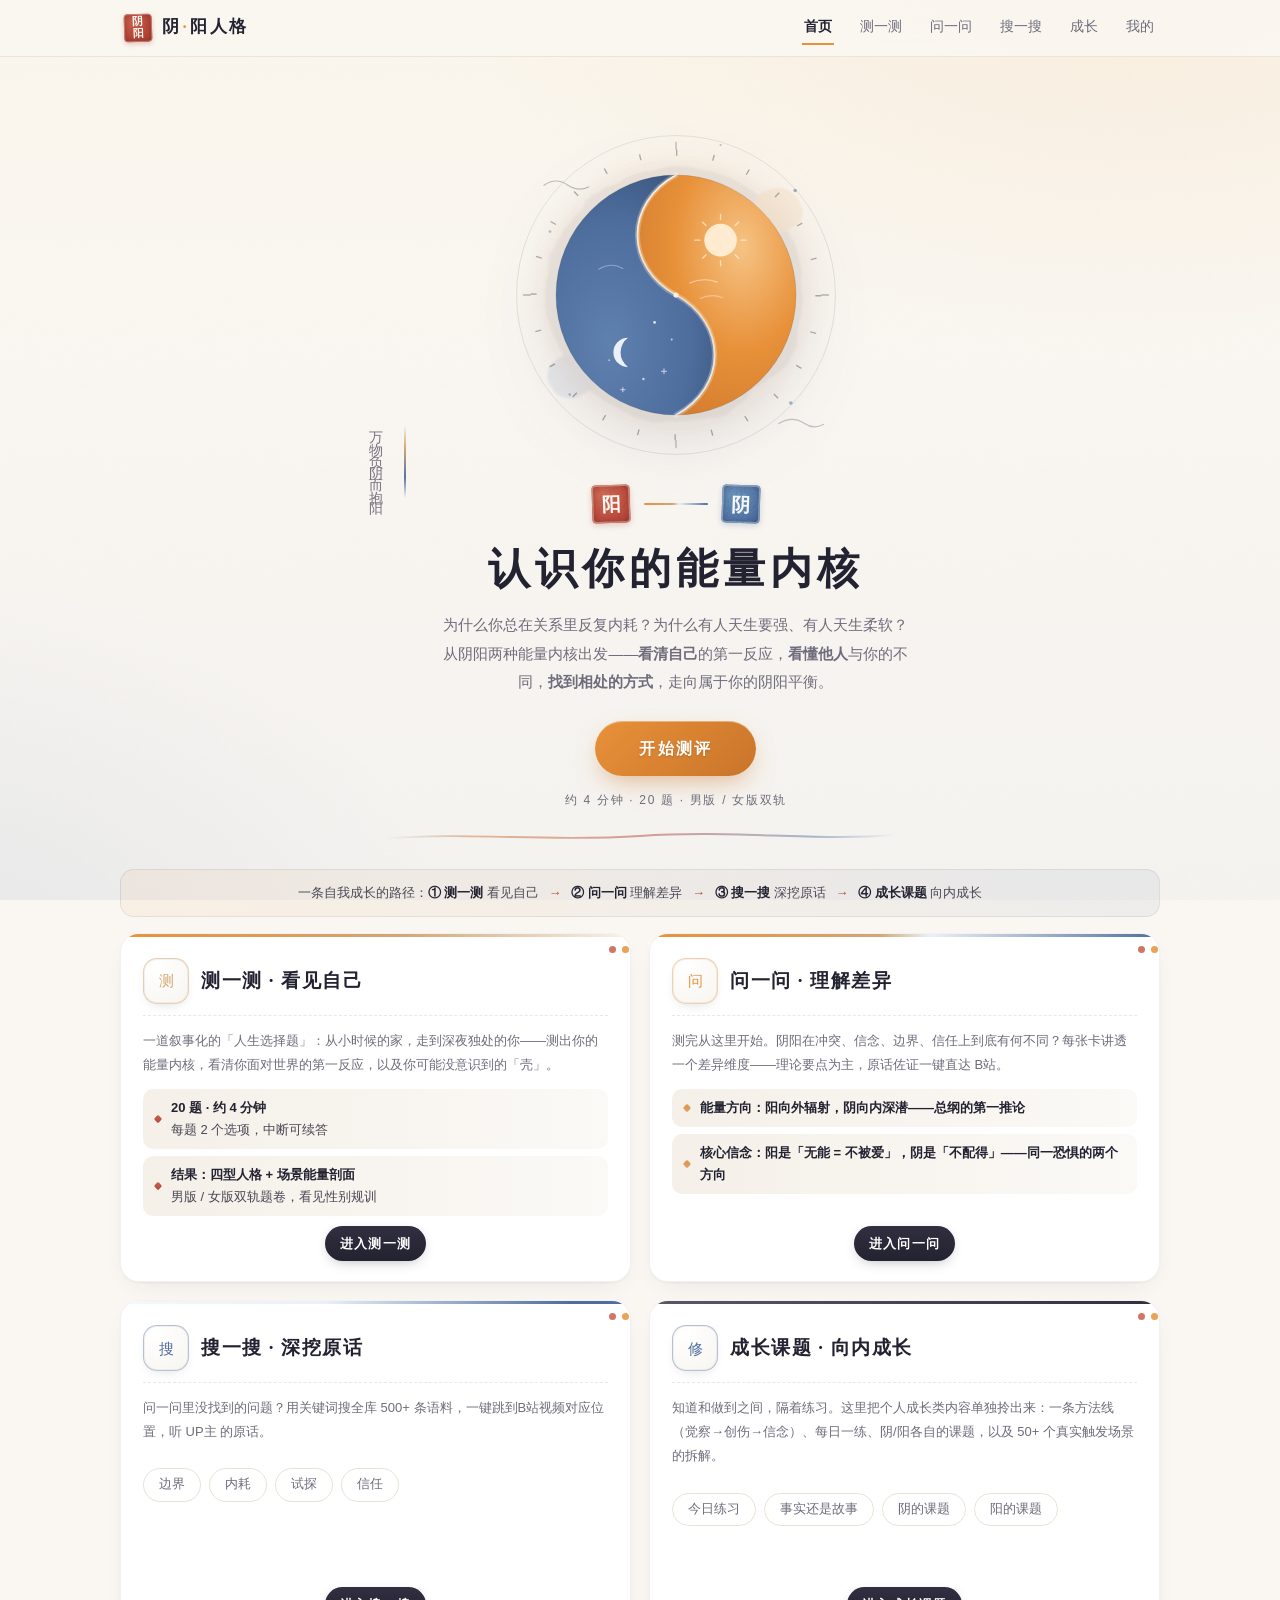
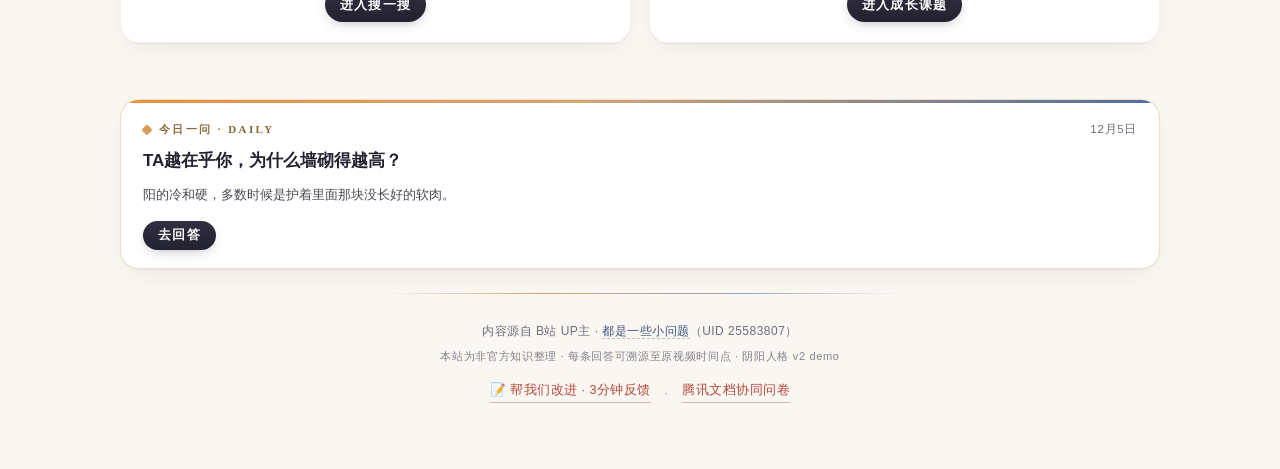
<file: index.html>
<!DOCTYPE html>
<html lang="zh-CN">
<head>
<meta charset="UTF-8">
<meta name="viewport" content="width=device-width, initial-scale=1.0, viewport-fit=cover">
<title>阴阳人格 · 问一问 测一测 搜一搜</title>
<style>
/* =====================================================================
   阴阳人格 · 「晨昏光谱」视觉系统 v2 —— 东方气韵 × 现代排版纪律
   阳 = 晨光暖（昼·动·向外）　阴 = 暮蓝静（夜·深·向内）
   纸白 / 墨黑 / 晨橙 / 琥珀 / 暮蓝 / 月白 / 朱砂（点缀）
   ===================================================================== */
:root{
  --paper:#FAF7F2; --card:#FFFFFF; --ink:#232230; --ink-2:#4A4754; --fog:#6F6C7B;
  --yang:#E8913A; --yang-deep:#C9742A; --amber:#D4A574;
  --yin:#4E6E9E; --yin-deep:#3A5480; --moon:#EAF0F7;
  --cinnabar:#B5483A; --line:#E9E2D6; --soft:#F4EFE7;
  --r:19px;
  --serif:"Noto Serif SC","Songti SC","STSong","SimSun",serif;
  --shadow-flat:0 1px 2px rgba(35,34,48,.05),0 10px 28px -14px rgba(35,34,48,.13);
  --shadow-lift:0 2px 5px rgba(35,34,48,.06),0 18px 42px -16px rgba(35,34,48,.22);
  --noise:url("data:image/svg+xml,%3Csvg xmlns='http://www.w3.org/2000/svg' width='180' height='180'%3E%3Cfilter id='n'%3E%3CfeTurbulence type='fractalNoise' baseFrequency='0.82' numOctaves='2' stitchTiles='stitch'/%3E%3CfeColorMatrix type='saturate' values='0'/%3E%3C/filter%3E%3Crect width='100%25' height='100%25' filter='url(%23n)'/%3E%3C/svg%3E");
  /* —— UI 优化 v1 新增：语义色阶（收敛硬编码棕/蓝） —— */
  --yang-ink:#8A5A1F;                 /* 阳侧文字强调：统一 #8A5A1F / #9A5A16 */
  --yang-soft:rgba(232,145,58,.10);   /* 阳侧浅底 */
  --yin-ink:#31486C;                  /* 阴侧文字强调：统一硬编码 #31486C */
  --yin-soft:rgba(78,110,158,.10);    /* 阴侧浅底 */
  --amber-ink:#8A6A3A;                /* 中性琥珀文字（cat-badge 系） */
  --amber-soft:rgba(212,165,116,.12); /* 中性浅底 */
  --card-line:rgba(35,34,48,.055);    /* 卡片淡描边 */
  --line-strong:rgba(35,34,48,.12);   /* 次级描边 */
  --r-sm:10px; --r-md:14px; --r-lg:24px; --r-full:999px;
  --sp-1:4px; --sp-2:8px; --sp-3:12px; --sp-4:16px; --sp-5:20px; --sp-6:24px; --sp-8:32px;
  --fs-11:11px; --fs-12:12px; --fs-13:13px; --fs-15:15px; --fs-17:17px;
  --fs-18:18px; --fs-20:20px; --fs-24:24px; --fs-28:28px; --fs-32:32px;
  /* —— 趣味交互 v1 新增：动效令牌（只加不改） —— */
  --dur-ms:120ms;                 /* 按压/涟漪：短促 */
  --dur-q:180ms;                  /* 选项/卡片切换：轻快 */
  --dur-m:280ms;                  /* 展开/翻篇：中等 */
  --dur-seal:420ms;               /* 落印/盖章：仪式 */
  --ease-seal:cubic-bezier(.34,1.56,.64,1);   /* 落印回弹：先压后弹 */
  --ease-gentle:cubic-bezier(.25,.8,.35,1);   /* 普通动效 */
  --stamp-x:-2deg;                /* 印章落印的惯常倾角（沿用 ±2° 规范） */
}
/* 落印统一动效原语（趣味交互 v1：一次定义，处处引用） */
@keyframes sealStamp{             /* 从悬空到盖定：放大→回落→微倾定格 */
  0%{ transform:scale(1.45) rotate(0deg); opacity:0; }
  55%{ transform:scale(.94) rotate(var(--stamp-x)); opacity:1; }
  75%{ transform:scale(1.05) rotate(var(--stamp-x)); }
  100%{ transform:scale(1) rotate(var(--stamp-x)); }
}
@keyframes inkBloom{              /* 印泥洇开：墨迹扩散渐隐 */
  0%{ opacity:.5; transform:scale(.4); }
  100%{ opacity:0; transform:scale(1.6); }
}
@keyframes brushGlide{            /* 进度条墨迹光点前扫 */
  from{ transform:translateX(0);}
  to{ transform:translateX(120vw);}
}
@keyframes pageTurn{              /* 页面切换翻篇淡入 */
  from{ opacity:0; transform:translateY(10px);}
  to{ opacity:1; transform:none;}
}
@keyframes cardSettle{            /* 卡片落定（结果页判定卡/今日一问） */
  from{ opacity:0; transform:translateY(14px);}
  to{ opacity:1; transform:none;}
}
*{margin:0;padding:0;box-sizing:border-box;-webkit-tap-highlight-color:transparent;}
html{scroll-behavior:smooth;}
body{
  font-family:-apple-system,BlinkMacSystemFont,"PingFang SC","Hiragino Sans GB","Microsoft YaHei","Source Han Sans SC",sans-serif;
  color:var(--ink);line-height:1.7;font-size:15px;
  background-color:var(--paper);
  background-image:
    radial-gradient(1100px 700px at 88% -8%, rgba(232,145,58,.09), transparent 62%),
    radial-gradient(900px 650px at -8% 108%, rgba(78,110,158,.09), transparent 62%),
    linear-gradient(180deg,#FBF6EC 0%,#FAF7F2 40%,#F5F3F0 100%);
  background-attachment:fixed;
  -webkit-font-smoothing:antialiased;
  padding-bottom:76px; /* tabbar + 安全区 */
}
/* 宣纸噪点（feTurbulence data-uri，约 3% 透明度） */
body::before{
  content:'';position:fixed;inset:0;z-index:-1;pointer-events:none;
  opacity:.028;background-image:var(--noise);background-size:180px 180px;
}
::selection{background:rgba(212,165,116,.35);}
:focus-visible{outline:2px solid rgba(212,165,116,.75);outline-offset:2px;border-radius:4px;}
.serif{font-family:var(--serif);}
a{color:inherit;text-decoration:none;}
button{font-family:inherit;}
.num{font-variant-numeric:tabular-nums;}
mark{background:rgba(212,165,116,.35);color:inherit;border-radius:3px;padding:0 2px;}

/* ── 顶部轻导航（桌面） ── */
.topnav{display:none;position:sticky;top:0;z-index:50;background:rgba(250,247,242,.85);backdrop-filter:blur(14px) saturate(1.2);-webkit-backdrop-filter:blur(14px) saturate(1.2);border-bottom:1px solid rgba(233,226,214,.9);}
.tn-inner{max-width:1080px;margin:0 auto;display:flex;align-items:center;justify-content:space-between;padding:11px 24px;}
.tn-brand{display:inline-flex;align-items:center;font-weight:700;letter-spacing:2.5px;font-size:17px;}
.tn-brand .dot{color:var(--yang);margin:0 1px;}
/* 导航 logo 位：双字小方印「阴/阳」 */
.brand-seal{display:inline-flex;flex-direction:column;align-items:center;justify-content:center;width:28px;height:28px;margin-right:10px;border-radius:4px;
  background:radial-gradient(130% 130% at 30% 22%,#C85F4C 0%,#B5483A 48%,#9A382D 100%);
  color:#FFF6F0;font-size:11px;line-height:1.08;letter-spacing:0;font-weight:700;
  box-shadow:inset 0 0 0 1px rgba(255,240,230,.35),inset 0 0 7px rgba(90,15,8,.45),0 2px 5px rgba(181,72,58,.3);
  transform:rotate(-2deg);}
.brand-seal span{display:block;}
.tn-nav{display:flex;gap:24px;font-size:14px;color:var(--fog);}
.tn-nav a{padding:4px 2px;border-bottom:2px solid transparent;transition:color .2s,border-color .2s;}
.tn-nav a.on{color:var(--ink);border-bottom-color:var(--yang);font-weight:600;}
.tn-nav a:hover{color:var(--ink);}

/* ── 底部 tab bar（移动，毛玻璃 + 安全区） ── */
.tabbar{position:fixed;left:0;right:0;bottom:0;z-index:60;display:flex;background:rgba(255,255,255,.88);backdrop-filter:blur(16px) saturate(1.3);-webkit-backdrop-filter:blur(16px) saturate(1.3);border-top:1px solid rgba(233,226,214,.9);padding:6px 4px calc(6px + env(safe-area-inset-bottom));}
.tabbar a{flex:1;display:flex;flex-direction:column;align-items:center;gap:2px;font-size:11px;color:var(--fog);padding:4px 0;border-radius:12px;transition:color .2s;}
.tabbar .ticon{width:27px;height:27px;border-radius:9px;display:flex;align-items:center;justify-content:center;font-size:13px;font-weight:700;border:1.5px solid transparent;transition:all .2s;}
.tabbar a.on{color:var(--ink);font-weight:600;}
.tabbar a.on .ticon{border-color:currentColor;background:rgba(255,255,255,.78);box-shadow:0 3px 10px -3px rgba(35,34,48,.25);}
.tabbar a.on .ticon.t-home{color:var(--cinnabar);}
.tabbar a.on .ticon.t-qa{color:var(--yang);}
.tabbar a.on .ticon.t-test{color:var(--amber);}
.tabbar a.on .ticon.t-search{color:var(--yin);}
.tabbar a.on .ticon.t-me{color:var(--ink);}
.tabbar a.on .ticon.t-heal{color:var(--yang-deep);}

/* ── 布局 ── */
.page{display:none;min-height:60vh;}
.page.active{display:block;animation:pageIn .2s ease backwards;}
@keyframes pageIn{from{opacity:0;transform:translateY(8px);}to{opacity:1;transform:translateY(0);}}
.container{max-width:1080px;margin:0 auto;padding:0 20px;}
.page-head{padding:34px 20px 8px;max-width:1080px;margin:0 auto;}
.page-head h2{font-family:var(--serif);font-size:30px;font-weight:700;letter-spacing:.06em;line-height:1.3;position:relative;padding-bottom:12px;}
.page-head h2::after{content:'';position:absolute;left:2px;bottom:0;width:46px;height:3px;border-radius:2px;background:linear-gradient(90deg,var(--cinnabar),rgba(212,165,116,0));}
.page-head .page-sub{color:var(--fog);font-size:13px;margin-top:10px;letter-spacing:.02em;}
.ch{font-size:11px;color:var(--fog);letter-spacing:.26em;margin-bottom:10px;display:flex;align-items:center;gap:10px;}
.ch::before{content:'';width:24px;height:1px;background:linear-gradient(90deg,var(--amber),rgba(212,165,116,0));}

/* ── 「一画」笔触分隔 ── */
.brush-divider{max-width:520px;margin:8px auto 24px;opacity:.92;}
.brush-divider svg{display:block;width:100%;height:18px;}

/* ── 晨昏轮主视觉 ── */
.wheel-wrap{display:flex;justify-content:center;margin:2px 0 10px;}
.wheel{width:264px;height:264px;display:block;filter:drop-shadow(0 20px 34px rgba(53,50,80,.13));}
.wheel-orbit{transform-box:view-box;transform-origin:50% 50%;animation:wheelSpin 60s linear infinite;}
@keyframes wheelSpin{to{transform:rotate(360deg);}}
.wheel-in-cover{margin:6px 0 16px;}

/* ── 印章系统（篆刻：方章、朱砂/黛蓝、印泥不匀） ── */
.seal{display:inline-flex;align-items:center;justify-content:center;font-weight:700;line-height:1;user-select:none;position:relative;font-family:var(--serif);flex-shrink:0;overflow:hidden;}
.seal::after{content:'';position:absolute;inset:0;border-radius:inherit;pointer-events:none;opacity:.5;mix-blend-mode:overlay;background-image:var(--noise);background-size:90px 90px;}
.seal-yang{width:38px;height:38px;border-radius:4px;font-size:19px;color:#FFF6F0;transform:rotate(-2deg);
  background:radial-gradient(130% 130% at 30% 22%,#C85F4C 0%,#B5483A 48%,#9A382D 100%);
  box-shadow:inset 0 0 0 1.5px rgba(255,240,230,.34),inset 0 0 10px rgba(88,14,7,.5),0 2px 6px rgba(181,72,58,.28);}
.seal-yin{width:38px;height:38px;border-radius:4px;font-size:19px;color:#F3F7FD;transform:rotate(2deg);
  background:radial-gradient(130% 130% at 30% 22%,#5F81AE 0%,#4E6E9E 48%,#3A5480 100%);
  box-shadow:inset 0 0 0 1.5px rgba(240,246,255,.32),inset 0 0 10px rgba(24,40,68,.5),0 2px 6px rgba(78,110,158,.28);}
.seal-sm{width:27px;height:27px;font-size:14px;border-radius:3px;}
.seal-lg{width:64px;height:64px;font-size:30px;border-radius:5px;}
.verdict-head .seal-lg,.r-zone .seal-type{width:72px;height:72px;font-size:34px;}
/* 进阶徽标 = 迷你朱砂方印「进阶」竖排 */
.adv-badge{display:inline-flex;align-items:center;justify-content:center;width:25px;height:25px;flex-shrink:0;font-size:10px;line-height:1.15;letter-spacing:0;color:#FFF6F0;font-weight:700;font-family:var(--serif);writing-mode:vertical-rl;border-radius:3px;transform:rotate(-3deg);
  background:radial-gradient(130% 130% at 30% 22%,#C85F4C 0%,#B5483A 50%,#9A382D 100%);
  box-shadow:inset 0 0 0 1px rgba(255,240,230,.3),inset 0 0 6px rgba(88,14,7,.5),0 1px 4px rgba(181,72,58,.3);}

/* ── 首页 ── */
.hero{max-width:1080px;margin:0 auto;padding:32px 24px 8px;display:flex;flex-direction:column;gap:0;align-items:center;justify-content:center;}
.hero-vertical{writing-mode:horizontal-tb;letter-spacing:.5em;color:var(--fog);font-size:12.5px;position:relative;padding:0 0 14px;opacity:.95;}
.hero-vertical::after{content:'';position:absolute;left:32%;right:32%;bottom:0;height:1.5px;border-radius:1px;background:linear-gradient(90deg,rgba(232,145,58,0),var(--amber) 30%,var(--yin) 72%,rgba(78,110,158,0));}
.hero-main{text-align:center;max-width:640px;}
.hero-seals{display:flex;align-items:center;justify-content:center;gap:14px;margin:2px 0 18px;}
.hero-dash{width:64px;height:2px;border-radius:2px;background:linear-gradient(90deg,var(--yang),var(--amber) 45%,var(--moon) 55%,var(--yin));}
.hero h1{font-family:var(--serif);font-size:30px;letter-spacing:.1em;font-weight:700;line-height:1.35;}
.hero-sub{color:var(--fog);font-size:15px;margin:14px auto 24px;max-width:32em;line-height:1.9;}
.hero-meta{font-size:12px;color:var(--fog);margin-top:14px;letter-spacing:.14em;}
.last-strip{display:flex;align-items:center;gap:12px;background:var(--card);border:1px solid rgba(35,34,48,.055);border-radius:var(--r);box-shadow:var(--shadow-flat),inset 0 1px 0 rgba(255,255,255,.85);padding:14px 16px;margin:20px 0 4px;flex-wrap:wrap;}
.last-strip .lbl{font-size:12px;color:var(--fog);letter-spacing:.03em;}
.plate-grid{display:grid;grid-template-columns:1fr;gap:18px;padding-bottom:36px;}
.plate{position:relative;overflow:hidden;background:var(--card);border:1px solid rgba(35,34,48,.055);border-radius:var(--r);box-shadow:var(--shadow-flat),inset 0 1px 0 rgba(255,255,255,.85);padding:24px 22px 20px;display:flex;flex-direction:column;gap:10px;transition:transform .25s ease,box-shadow .25s ease;}
.plate::before{content:'';position:absolute;top:0;left:0;right:0;height:3px;background:linear-gradient(90deg,var(--yang),var(--amber) 55%,rgba(212,165,116,.15));}
.plate:nth-child(2)::before{background:linear-gradient(90deg,var(--yang),var(--amber) 45%,var(--moon) 55%,var(--yin));}
.plate:nth-child(3)::before{background:linear-gradient(90deg,rgba(234,240,247,.5),var(--moon) 40%,var(--yin) 88%);}
.plate:hover{transform:translateY(-2px);box-shadow:var(--shadow-lift),inset 0 1px 0 rgba(255,255,255,.85);}
.plate-top{display:flex;align-items:center;gap:12px;}
.plate-ico{width:46px;height:46px;border-radius:14px;display:flex;align-items:center;justify-content:center;flex-shrink:0;background:radial-gradient(120% 120% at 30% 18%,rgba(255,255,255,.95),rgba(244,239,231,.7));box-shadow:inset 0 0 0 1px rgba(35,34,48,.05),0 5px 14px -8px rgba(35,34,48,.25);}
.pico{width:30px;height:30px;display:block;}
.plate h3{font-family:var(--serif);font-size:19px;letter-spacing:.08em;}
.plate p{color:var(--fog);font-size:13px;line-height:1.85;}
.plate .previews{display:flex;flex-direction:column;gap:7px;margin-top:2px;min-height:96px;}
.plate .pv{font-size:13px;color:var(--ink-2);padding:8px 12px 8px 28px;background:linear-gradient(90deg,rgba(244,239,231,.95),rgba(244,239,231,.35));border-radius:10px;cursor:pointer;transition:background .2s;position:relative;line-height:1.7;}
.plate .pv:not(.hint-chips)::before{content:'';position:absolute;left:12px;top:50%;width:6px;height:6px;margin-top:-3px;background:linear-gradient(135deg,var(--yang),var(--amber));border-radius:1.5px;transform:rotate(45deg);}
.plate .pv:hover{background:var(--moon);}
.plate .pv .q{font-weight:600;color:var(--ink);}
.plate .go{margin-top:auto;padding-top:8px;align-self:center;}

/* ── 按钮 ── */
.btn{display:inline-flex;align-items:center;justify-content:center;gap:6px;background:linear-gradient(180deg,#312F40,var(--ink));color:#fff;border:none;border-radius:999px;padding:11px 26px;font-size:15px;font-weight:600;cursor:pointer;letter-spacing:.1em;transition:transform .15s,box-shadow .2s,opacity .15s;box-shadow:0 4px 14px -6px rgba(35,34,48,.45);}
.btn:hover{box-shadow:0 6px 18px -6px rgba(35,34,48,.55);}
.btn:active{transform:scale(.97);}
.btn-cta{background:linear-gradient(135deg,var(--yang),var(--yang-deep));color:#fff;box-shadow:0 10px 26px -8px rgba(201,116,42,.55),inset 0 1px 0 rgba(255,255,255,.35);padding:14px 44px;font-size:16px;letter-spacing:.14em;text-shadow:0 1px 2px rgba(140,70,0,.35);}
.btn-cta:hover{transform:translateY(-1px);}
.btn-ghost{background:rgba(255,255,255,.6);color:var(--fog);border:1.5px solid var(--line);box-shadow:none;}
.btn-ghost:hover{color:var(--ink);border-color:var(--amber);opacity:1;}
.btn-sm{padding:6px 15px;font-size:12.5px;}
.btn:disabled{opacity:.35;cursor:not-allowed;box-shadow:none;}

/* ── 徽标 chips ── */
.chip-row{display:flex;gap:8px;flex-wrap:wrap;margin:10px 0;}
.chip{border:1px solid var(--line);background:rgba(255,255,255,.72);color:var(--fog);border-radius:999px;padding:5px 15px;font-size:12.5px;cursor:pointer;transition:all .2s;}
.chip.on{background:linear-gradient(180deg,#312F40,var(--ink));color:#fff;border-color:transparent;font-weight:600;box-shadow:0 4px 12px -5px rgba(35,34,48,.5);}
.chip:hover{color:var(--ink);border-color:var(--amber);}
.chip.on:hover{color:#fff;}
/* 场景徽标 = 浅底描边小圆章 */
.scene-chip{display:inline-flex;align-items:center;font-size:11px;border-radius:999px;padding:2px 9px;margin-left:6px;border:1px solid;letter-spacing:.04em;}
.scene-love{color:#B05672;border-color:rgba(176,86,114,.35);background:rgba(253,238,242,.6);}
.scene-work{color:#4E6E9E;border-color:rgba(78,110,158,.35);background:rgba(234,240,247,.65);}
.scene-family{color:#A9762F;border-color:rgba(169,118,47,.35);background:rgba(251,241,230,.65);}
.cat-badge{display:inline-flex;align-items:center;font-size:11px;color:#8A6A3A;border:1px solid rgba(212,165,116,.5);border-radius:4px;padding:1px 8px;letter-spacing:.12em;background:rgba(212,165,116,.07);font-family:var(--serif);}

/* ── 问一问 ── */
.reco-box{position:relative;background:linear-gradient(135deg,rgba(232,145,58,.09),rgba(234,240,247,.5) 55%,rgba(78,110,158,.09));border:1px solid rgba(212,165,116,.35);border-radius:var(--r);padding:16px 18px 12px;margin-top:16px;box-shadow:var(--shadow-flat);}
.reco-box h4{font-family:var(--serif);font-size:15px;letter-spacing:.06em;margin-bottom:8px;}
.reco-box .reco-item{font-size:13px;padding:6px 0 6px 14px;color:var(--ink-2);cursor:pointer;position:relative;transition:color .15s;}
.reco-box .reco-item::before{content:'';position:absolute;left:0;top:13px;width:6px;height:6px;border-radius:50% 50% 50% 0;background:var(--amber);transform:rotate(-45deg);opacity:.8;}
.reco-box .reco-item:hover{color:var(--ink);}
.qa-grid{column-count:1;column-gap:18px;margin-top:14px;padding-bottom:36px;counter-reset:qc;}
#searchOut{counter-reset:qc;}
.qcard{break-inside:avoid;counter-increment:qc;position:relative;background:var(--card);border:1px solid rgba(35,34,48,.055);border-radius:var(--r);box-shadow:var(--shadow-flat),inset 0 1px 0 rgba(255,255,255,.85);padding:20px 20px 18px;margin-bottom:18px;cursor:pointer;transition:transform .25s ease,box-shadow .25s ease,border-color .25s ease;}
.qcard:hover{transform:translateY(-2px);box-shadow:var(--shadow-lift),inset 0 1px 0 rgba(255,255,255,.85);}
.qcard.open{cursor:default;border-color:rgba(212,165,116,.45);}
/* 问题行首：小印章序号（CSS 计数器，〇一式双位数字） */
.qcard-q{font-size:18px;font-weight:700;line-height:1.6;margin:10px 0 8px;letter-spacing:.01em;}
.qcard-q::before{content:counter(qc,decimal-leading-zero);display:inline-flex;align-items:center;justify-content:center;width:25px;height:25px;margin-right:9px;border-radius:3px;background:linear-gradient(145deg,rgba(181,72,58,.09),rgba(181,72,58,.03));box-shadow:inset 0 0 0 1px rgba(181,72,58,.5);color:var(--cinnabar);font-family:var(--serif);font-size:11px;font-weight:700;letter-spacing:.06em;transform:rotate(-2deg);vertical-align:-5px;}
.qcard-brief{font-size:14px;color:var(--ink-2);line-height:1.85;}
.qcard-toggle{font-size:12px;color:var(--fog);margin-top:12px;letter-spacing:.14em;}
.qcard-body{max-height:0;overflow:hidden;opacity:0;margin-top:0;padding-top:0;border-top:1px dashed transparent;transition:max-height .25s ease,opacity .2s ease,margin-top .25s ease,padding-top .25s ease,border-color .25s ease;}
.qcard.open .qcard-body{max-height:2000px;opacity:1;margin-top:14px;padding-top:14px;border-top-color:var(--line);}
.qcard.open .qcard-toggle{display:none;}
/* 语料佐证 = 浅底圆角条目（P0-7 合并：主表底色装饰 × 功能块 flex 布局，最终形态） */
.ev-item{display:flex;flex-wrap:wrap;gap:8px 10px;align-items:flex-start;padding:10px 12px;margin-bottom:10px;font-size:13px;line-height:1.85;color:var(--ink-2);
  background:linear-gradient(90deg,var(--yang-soft),rgba(250,247,242,.4));
  border:1px solid var(--card-line);border-radius:var(--r-sm);
  box-shadow:inset 0 1px 0 rgba(255,255,255,.7);}
.ev-item>.ev-head{flex:0 0 100%;margin:0;}
.ev-head{display:flex;align-items:center;gap:8px;flex-wrap:wrap;font-size:12px;color:var(--fog);margin:0 0 4px;letter-spacing:.5px;}
.ts-badge{display:inline-block;font-size:11px;color:#fff;background:linear-gradient(180deg,#5F81AE,var(--yin-deep));border-radius:4px;padding:1px 8px;font-variant-numeric:tabular-nums;letter-spacing:.04em;}
.bv-badge{display:inline-block;font-size:11px;color:var(--fog);letter-spacing:.04em;}
.btn-bili{display:inline-block;font-size:11.5px;color:var(--yin);border:1px solid rgba(78,110,158,.4);border-radius:999px;padding:1px 11px;margin-left:auto;background:rgba(255,255,255,.6);transition:.2s;}
.btn-bili:hover{background:var(--moon);}
/* 金句引文：大衬线 + 朱砂大引号 + 琥珀竖线 + 纸纹底 */
.quote{position:relative;margin:14px 0;padding:17px 16px 14px 30px;font-family:var(--serif);font-size:15px;font-weight:500;line-height:1.9;letter-spacing:.02em;color:var(--ink-2);
  background:
    radial-gradient(130% 90% at 100% 100%,rgba(212,165,116,.12),transparent 55%),
    repeating-linear-gradient(0deg,rgba(35,34,48,.014) 0 1px,transparent 1px 4px),
    linear-gradient(180deg,#FFFFFF,#FBF7EF);
  border-radius:3px 14px 14px 3px;box-shadow:inset 0 0 0 1px rgba(35,34,48,.045);}
.quote::before{content:'「';position:absolute;top:2px;left:6px;font-family:var(--serif);font-size:34px;line-height:1;color:rgba(181,72,58,.4);pointer-events:none;}
.quote::after{content:'';position:absolute;left:0;top:12%;bottom:12%;width:3px;border-radius:2px;background:linear-gradient(180deg,rgba(212,165,116,0),var(--amber) 25%,var(--amber) 75%,rgba(212,165,116,0));}
.qcard-foot{display:flex;align-items:center;gap:10px;margin-top:12px;flex-wrap:wrap;}
.video-src{font-size:11.5px;color:var(--fog);flex:1;min-width:120px;letter-spacing:.02em;}
.share-tip{font-size:11.5px;color:var(--fog);margin-top:10px;}
.share-note{background:var(--moon);border:1px solid rgba(78,110,158,.18);border-radius:12px;padding:10px 14px;font-size:13px;margin-bottom:14px;}
.empty-tip{text-align:center;color:var(--fog);padding:50px 0;font-size:14px;letter-spacing:.05em;}
/* P0-8 加载态：轻量 spinner（替代 empty-tip 复用） */
.spinner-wrap{display:flex;flex-direction:column;align-items:center;justify-content:center;padding:50px 0;gap:14px;}
.spinner{width:26px;height:26px;border-radius:50%;border:3px solid var(--line);border-top-color:var(--yang);animation:spin .8s linear infinite;}
.spinner-txt{font-size:13px;color:var(--fog);letter-spacing:.05em;}
@keyframes spin{to{transform:rotate(360deg);}}

/* ── 测一测 ── */
.t-cover{max-width:640px;margin:0 auto;padding:32px 24px 44px;text-align:center;}
.t-cover h2{font-family:var(--serif);font-size:27px;letter-spacing:.08em;line-height:1.7;}
.t-cover .sub{color:var(--fog);font-size:14px;margin:14px auto 26px;max-width:30em;line-height:1.9;}
.gender-cards{display:flex;gap:14px;justify-content:center;margin-bottom:22px;flex-wrap:wrap;}
.gcard{flex:1;min-width:150px;max-width:220px;position:relative;overflow:hidden;background:var(--card);border:1px solid rgba(35,34,48,.06);border-radius:var(--r);padding:26px 10px 20px;cursor:pointer;transition:all .25s ease;box-shadow:var(--shadow-flat),inset 0 1px 0 rgba(255,255,255,.85);}
.gcard::before{content:'';position:absolute;top:0;left:0;right:0;height:3px;background:linear-gradient(90deg,var(--yang),var(--amber));}
.gcard:last-child::before{background:linear-gradient(90deg,var(--moon),var(--yin));}
.gcard:hover{border-color:rgba(212,165,116,.55);box-shadow:var(--shadow-lift);transform:translateY(-2px);}
.gcard .seal{margin:0 auto 12px;width:54px;height:54px;font-size:26px;}
.gcard b{font-size:16px;letter-spacing:.14em;display:block;}
.gcard span{font-size:11.5px;color:var(--fog);letter-spacing:.06em;}
.t-cover .links{margin-top:18px;font-size:13px;color:var(--fog);}
.t-cover .links a{color:var(--yin);border-bottom:1px dashed rgba(78,110,158,.4);padding-bottom:1px;}
.ch-head{position:sticky;top:0;z-index:30;background:rgba(250,247,242,.92);backdrop-filter:blur(12px);-webkit-backdrop-filter:blur(12px);border-bottom:1px solid rgba(233,226,214,.9);padding:12px 20px 10px;max-width:640px;margin:0 auto;}
.progress-bar{background:rgba(233,226,214,.85);height:4px;border-radius:2px;overflow:hidden;}
.progress-fill{height:100%;background:linear-gradient(90deg,var(--yang),var(--amber));border-radius:2px;transition:width .4s;width:0;}
.progress-meta{display:flex;justify-content:space-between;font-size:12px;color:var(--fog);margin-top:6px;letter-spacing:.05em;}
.t-flow{max-width:640px;margin:0 auto;padding:22px 20px 44px;}
/* 章节转场：仪式感画面 —— 大印 + 大衬线章名 + 居中引言 + 刻度进度 */
.ch-intro{padding:44px 10px 30px;text-align:center;}
.ch-seal{width:66px;height:66px;margin:0 auto 24px;display:flex;align-items:center;justify-content:center;font-family:var(--serif);font-size:32px;font-weight:700;color:#FFF6F0;border-radius:4px;transform:rotate(-2.5deg);position:relative;overflow:hidden;
  background:radial-gradient(130% 130% at 30% 22%,#C85F4C 0%,#B5483A 48%,#9A382D 100%);
  box-shadow:inset 0 0 0 2px rgba(255,240,230,.32),inset 0 0 12px rgba(88,14,7,.5),0 8px 22px -6px rgba(181,72,58,.45);}
.ch-seal::after{content:'';position:absolute;inset:0;opacity:.45;mix-blend-mode:overlay;background-image:var(--noise);background-size:90px;}
.ch-no{font-size:12px;letter-spacing:.4em;color:var(--amber);margin-bottom:12px;}
.ch-intro h3{font-family:var(--serif);font-size:28px;letter-spacing:.18em;margin:0 0 18px;line-height:1.5;}
.ch-intro p{color:var(--ink-2);font-size:15px;max-width:400px;margin:0 auto 30px;line-height:2.05;text-align:center;}
.ch-ticks{display:flex;gap:9px;justify-content:center;margin:0 0 30px;}
.ch-tick{width:20px;height:3px;border-radius:2px;background:rgba(233,226,214,.95);transition:background .3s,box-shadow .3s;}
.ch-tick.on{background:linear-gradient(90deg,var(--yang),var(--amber));box-shadow:0 0 8px rgba(232,145,58,.55);}
/* ===== 测试页叙事视觉层 v1（P0+P1，守卫式追加，不改题卷数据）===== */
.scene-frame{position:relative;border-radius:var(--r);overflow:hidden;margin:0 0 14px;aspect-ratio:16/9;min-height:150px;}
.scene-frame .scene-svg{position:absolute;inset:0;width:100%;height:100%;}
.scene-shade{position:absolute;inset:0;background:linear-gradient(180deg,rgba(250,247,242,0) 52%,rgba(250,247,242,.42));}
.scene-family{background:linear-gradient(180deg,#FFF4E2,#F6C384);}
.scene-school{background:linear-gradient(180deg,#FFFDF6,#F5ECD8);}
.scene-work{background:linear-gradient(180deg,#EEF1F6,#D8E0EC);}
.scene-love{background:linear-gradient(180deg,#F6C384,#4E6E9E);}
.scene-self{background:linear-gradient(180deg,#232F45,#4E6E9E);}
.scene-badge{display:inline-flex;align-items:center;gap:6px;font-size:12px;letter-spacing:.14em;color:var(--fog);}
.sb-emoji{font-size:16px;line-height:1;}
.chapter-cover{position:relative;text-align:center;padding:0 0 30px;}
.chapter-cover .scene-frame{margin-bottom:-44px;opacity:.94;animation:coverIn .4s ease;}
.cover-inner{position:relative;z-index:2;padding:56px 10px 0;}
.cover-inner .ch-seal{margin-bottom:14px;}
@keyframes coverIn{from{opacity:0;transform:translateY(10px)}to{opacity:1;transform:translateY(0)}}
.q-scene{display:flex;align-items:center;gap:10px;border-radius:12px;padding:9px 14px;margin:0 0 12px;font-size:12px;letter-spacing:.14em;color:var(--fog);border:1px solid rgba(35,34,48,.05);}
.qs-pos{margin-left:auto;color:var(--fog);opacity:.85;letter-spacing:.08em;}
.journey{display:flex;gap:4px;margin-top:8px;}
.journey-node{flex:1;display:flex;flex-direction:column;align-items:center;gap:3px;font-size:9px;color:var(--fog);opacity:.5;transition:opacity .3s;}
.jn-dot{width:100%;height:3px;border-radius:2px;background:var(--line);transition:all .3s;}
.journey-node.on{opacity:1;color:var(--yang-deep);}
.journey-node.on .jn-dot{background:linear-gradient(90deg,var(--yang),var(--amber));box-shadow:0 0 8px rgba(232,145,58,.5);}
.journey-node.done{opacity:.8;color:var(--ink-2);}
.journey-node.done .jn-dot{background:var(--amber);}
@media (max-width:640px){ .journey-node .jn-emoji{font-size:10px;} }
.q-opt{position:relative;}
.q-opt::after{content:'✓';position:absolute;right:14px;top:50%;transform:translateY(-50%) scale(0);width:22px;height:22px;border-radius:50%;color:#fff;font-size:13px;font-weight:700;background:linear-gradient(135deg,var(--yang),var(--yang-deep));display:flex;align-items:center;justify-content:center;transition:transform .25s cubic-bezier(.34,1.56,.64,1);}
.q-opt.selected::after{transform:translateY(-50%) scale(1);}
.q-opt.selected{animation:optPop .28s cubic-bezier(.34,1.56,.64,1);}
.q-opt.selected .opt-label{transform:scale(1.06);}
@keyframes optPop{0%{transform:scale(1)}55%{transform:scale(1.015)}100%{transform:scale(1)}}
.review-hero{position:relative;}
.review-hero .scene-frame{margin-bottom:-34px;opacity:.92;}
.rh-inner{position:relative;z-index:2;padding:40px 4px 8px;}
.rh-no{font-size:12px;letter-spacing:.4em;color:var(--amber);margin-bottom:6px;}
.pol{display:inline-flex;width:18px;height:18px;border-radius:4px;align-items:center;justify-content:center;font-size:11px;font-weight:700;margin-right:8px;vertical-align:1px;}
.pol-yang{background:rgba(232,145,58,.16);color:#9A5A16;border:1px solid rgba(232,145,58,.35);}
.pol-yin{background:rgba(78,110,158,.14);color:#31486C;border:1px solid rgba(78,110,158,.32);}
.pol-neu{background:var(--soft);color:var(--fog);border:1px solid var(--line);}
.journey-preview{display:flex;justify-content:center;gap:8px;margin:18px 0 4px;flex-wrap:wrap;}
.jp-item{display:flex;flex-direction:column;align-items:center;gap:3px;font-size:10.5px;color:var(--fog);padding:8px 10px;border-radius:10px;background:rgba(255,255,255,.6);border:1px solid rgba(233,226,214,.9);}
.jp-emoji{font-size:18px;}
.light-scale{display:flex;align-items:center;justify-content:center;gap:6px;margin:14px 0 0;font-size:11px;letter-spacing:.3em;color:var(--fog);}
.ls-bar{width:96px;height:3px;border-radius:2px;background:linear-gradient(90deg,var(--yang),var(--amber),var(--yin));opacity:.6;}
/* P2 题级切换过渡（每次 showQuestion 重渲染即触发） */
@keyframes fadeSlideIn{from{opacity:0;transform:translateY(6px)}to{opacity:1;transform:translateY(0)}}
.t-flow .q-panel,.t-flow .q-scene{animation:fadeSlideIn .3s ease;}
/* P2 结果页旅程回放条 */
.journey-recap{display:flex;gap:6px;margin:10px 0 2px;flex-wrap:wrap;}
.jr-node{display:flex;align-items:center;gap:6px;padding:7px 12px;border-radius:999px;background:var(--card);border:1px solid var(--line);font-size:12px;color:var(--ink-2);cursor:pointer;transition:all .2s;}
.jr-node:hover{border-color:var(--amber);transform:translateY(-1px);}
.jr-node .jr-emoji{font-size:15px;}
.jr-node .jr-pct{color:var(--fog);font-size:11px;}
.q-panel{background:var(--card);border:1px solid rgba(35,34,48,.055);border-radius:var(--r);box-shadow:var(--shadow-flat),inset 0 1px 0 rgba(255,255,255,.85);padding:26px 22px;}
.q-tag{font-size:11.5px;color:var(--yang-deep);letter-spacing:.16em;}
.q-text{font-size:18px;font-weight:600;line-height:1.7;margin:10px 0 20px;letter-spacing:.01em;}
.q-opt{display:block;width:100%;text-align:left;background:#FCFAF6;border:1.5px solid var(--line);border-radius:14px;padding:14px 16px;margin-bottom:12px;font-size:15px;line-height:1.7;cursor:pointer;color:var(--ink);transition:all .18s ease;}
.q-opt:hover{border-color:var(--amber);background:#fff;transform:translateY(-1px);}
.q-opt.selected{border-color:var(--yang);background:rgba(232,145,58,.07);box-shadow:0 0 0 2px rgba(232,145,58,.16);}
.q-opt .opt-label{display:inline-flex;width:24px;height:24px;border-radius:50%;background:var(--soft);color:var(--fog);align-items:center;justify-content:center;font-size:12px;font-weight:700;margin-right:10px;flex-shrink:0;transition:.18s;}
.q-opt.selected .opt-label{background:linear-gradient(135deg,var(--yang),var(--yang-deep));color:#fff;}
.q-nav{display:flex;gap:10px;margin-top:18px;}
.review-item{background:var(--card);border:1px solid rgba(35,34,48,.055);border-radius:var(--r);padding:16px 18px;margin-bottom:12px;box-shadow:var(--shadow-flat);}
.review-q{font-size:13px;color:var(--fog);margin-bottom:6px;}
.review-a{font-size:15px;font-weight:600;margin-bottom:8px;}
.review-link{font-size:12.5px;color:var(--yin);cursor:pointer;}
.review-link:hover{text-decoration:underline;}

/* ── 结果页 ── */
.result-wrap{max-width:640px;margin:0 auto;padding:26px 20px 50px;}
.r-zone{position:relative;background:var(--card);border:1px solid rgba(35,34,48,.055);border-radius:var(--r);box-shadow:var(--shadow-flat),inset 0 1px 0 rgba(255,255,255,.85);padding:22px;margin-bottom:16px;}
.r-tag{font-size:11.5px;color:var(--fog);letter-spacing:.22em;display:flex;align-items:center;gap:10px;margin-bottom:14px;}
.r-tag::after{content:'';flex:1;height:1px;background:linear-gradient(90deg,var(--line),rgba(233,226,214,0));}
.verdict-head{display:flex;align-items:center;gap:18px;}
.verdict-head .vh-info{flex:1;}
.verdict-name{font-family:var(--serif);font-size:28px;font-weight:700;letter-spacing:.05em;line-height:1.3;}
.verdict-sub{color:var(--fog);font-size:13px;margin-top:3px;letter-spacing:.04em;}
.verdict-slogan{position:relative;font-family:var(--serif);font-size:15px;line-height:1.9;color:var(--ink-2);margin:16px 0 4px;padding:3px 0 3px 16px;}
.verdict-slogan::before{content:'';position:absolute;left:0;top:8px;bottom:8px;width:3px;border-radius:2px;background:linear-gradient(180deg,var(--yang),rgba(212,165,116,.1));}
.k-row{display:flex;align-items:center;gap:12px;flex-wrap:wrap;}
.k-num{font-size:30px;font-weight:700;font-variant-numeric:tabular-nums;letter-spacing:-.01em;}
.k-dual{display:flex;align-items:baseline;gap:8px;white-space:nowrap;}
.kd-y{color:var(--yang);}
.kd-n{color:var(--yin);}
.kd-sep{color:rgba(35,34,48,.25);font-size:14px;}
/* 内核能量条 = 晨昏渐变流动条（8s 循环） */
.k-bar{flex:1;min-width:150px;height:12px;border-radius:6px;overflow:hidden;background:linear-gradient(90deg,var(--moon),#fff);border:1px solid rgba(35,34,48,.07);display:flex;box-shadow:inset 0 1px 3px rgba(35,34,48,.08);}
.k-fill-yang{height:100%;background:linear-gradient(90deg,#E8913A,#F2B46B,#D4A574,#E8913A);background-size:300% 100%;animation:energyFlow 8s linear infinite;}
.k-fill-yin{height:100%;flex:1;background:linear-gradient(90deg,#4E6E9E,#7C99C4,#31486C,#4E6E9E);background-size:300% 100%;animation:energyFlow 8s linear infinite;}
@keyframes energyFlow{0%{background-position:0% 0;}100%{background-position:150% 0;}}
.conf-badge{display:inline-block;font-size:12px;border-radius:999px;padding:2px 13px;font-weight:600;letter-spacing:.05em;}
.conf-high{background:rgba(212,165,116,.18);color:#8A6A3A;}
.conf-mid{background:var(--moon);color:var(--yin-deep);}
.traits{margin-top:10px;}
.trait{position:relative;padding:8px 0 8px 20px;font-size:13px;color:var(--ink-2);border-bottom:1px dashed rgba(233,226,214,.8);line-height:1.8;}
.trait:last-child{border-bottom:none;}
/* 要点符号 = 小圆点墨滴 */
.trait::before{content:'';position:absolute;left:3px;top:16px;width:8px;height:8px;background:radial-gradient(circle at 32% 28%,#6B5870,var(--ink) 72%);border-radius:52% 52% 52% 6px;transform:rotate(45deg);opacity:.8;}
.trait b{color:var(--ink);}
.crit-box{background:var(--moon);border:1px solid rgba(78,110,158,.15);border-radius:12px;padding:12px 16px;font-size:13px;margin-top:14px;line-height:1.85;}
.crit-box a{color:var(--yin-deep);font-weight:600;cursor:pointer;}
.mask-box{border:1.5px solid rgba(212,165,116,.55);background:linear-gradient(135deg,rgba(212,165,116,.12),rgba(250,247,242,.4));}
.mask-box p{font-size:14px;margin:6px 0 12px;line-height:1.9;}
.shell-box{border:1.5px solid rgba(78,110,158,.45);background:linear-gradient(135deg,rgba(78,110,158,.09),rgba(234,240,247,.5));}
.shell-box h4{color:var(--yin-deep);font-family:var(--serif);font-size:17px;letter-spacing:.06em;}
.pillars{display:flex;flex-direction:column;gap:16px;margin-top:6px;}
.pillar{cursor:pointer;transition:transform .2s;}
.pillar:hover{transform:translateY(-1px);}
.pillar-top{display:flex;justify-content:space-between;font-size:13px;margin-bottom:6px;letter-spacing:.03em;}
.pillar-top .pv-pct{font-variant-numeric:tabular-nums;color:var(--fog);}
.pillar-bar{height:13px;border-radius:7px;overflow:hidden;display:flex;border:1px solid rgba(35,34,48,.07);box-shadow:inset 0 1px 3px rgba(35,34,48,.06);background:linear-gradient(90deg,var(--moon),#fff);}
.pillar-yang{background:linear-gradient(90deg,var(--yang),var(--amber));height:100%;}
.pillar-yin{background:linear-gradient(90deg,var(--moon),var(--yin));height:100%;flex:1;}
/* 柱底小图标 */
.pillar::after{display:block;text-align:center;font-size:13px;margin-top:5px;opacity:.72;}
.pillars .pillar:nth-child(1)::after{content:'🏡';}
.pillars .pillar:nth-child(2)::after{content:'💼';}
.pillars .pillar:nth-child(3)::after{content:'💞';}
.discipline{font-size:12.5px;color:var(--fog);margin-top:16px;text-align:center;letter-spacing:.04em;}
/* 能量剖面 v2：各场景阴阳双进度条 */
.prof-scene{background:linear-gradient(180deg,rgba(255,255,255,.55),rgba(246,243,237,.35));border:1px solid rgba(35,34,48,.06);border-radius:var(--r);padding:14px 16px;margin:14px 0;}
.prof-scene:first-child{margin-top:4px;}
.ps-head{display:flex;align-items:baseline;justify-content:space-between;gap:10px;flex-wrap:wrap;margin-bottom:10px;}
.ps-head b{font-size:16px;letter-spacing:.12em;}
.ps-val{font-size:13px;color:var(--ink-2);font-variant-numeric:tabular-nums;}
.ps-none{font-size:12px;color:var(--fog);}
.ps-bars{display:flex;flex-direction:column;gap:7px;}
.ps-bar{display:flex;align-items:center;gap:8px;font-size:12px;}
.ps-lbl{width:20px;height:20px;border-radius:5px;display:inline-flex;align-items:center;justify-content:center;font-weight:700;font-size:12px;flex:none;}
.ps-lbl-y{background:rgba(232,145,58,.16);color:var(--yang-ink);border:1px solid rgba(232,145,58,.35);}
.ps-lbl-n{background:rgba(78,110,158,.14);color:var(--yin-ink);border:1px solid rgba(78,110,158,.32);}
.ps-track{flex:1;height:10px;border-radius:5px;overflow:hidden;background:rgba(35,34,48,.06);border:1px solid rgba(35,34,48,.06);}
.ps-fill-y{height:100%;background:linear-gradient(90deg,#E8913A,#F2B46B);border-radius:5px;transition:width .6s ease;}
.ps-fill-n{height:100%;background:linear-gradient(90deg,#4E6E9E,#7C99C4);border-radius:5px;transition:width .6s ease;}
.ps-num{width:44px;text-align:right;font-variant-numeric:tabular-nums;font-weight:700;color:var(--ink);}
.ps-dim{display:flex;flex-direction:column;gap:4px;margin:10px 0 0;font-size:12.5px;line-height:1.6;}
.ps-dim-y{color:var(--yang-ink);}
.ps-dim-n{color:var(--yin-ink);}
.ps-cards{display:flex;flex-wrap:wrap;gap:6px;margin-top:10px;}
.ps-chip{cursor:pointer;font-size:11.5px;padding:3px 10px;border-radius:999px;background:var(--moon);color:var(--ink-2);border:1px solid rgba(35,34,48,.09);transition:transform .2s ease,box-shadow .2s ease;}
.ps-chip:hover{transform:translateY(-1px);box-shadow:var(--shadow-lift);color:var(--ink);}
/* 成长课题（觉察疗愈）板块 */
.h-zone{background:var(--card);border:1px solid rgba(35,34,48,.055);border-radius:var(--r);box-shadow:var(--shadow-flat),inset 0 1px 0 rgba(255,255,255,.85);padding:18px;margin-bottom:16px;}
.h-sub{font-size:13px;color:var(--fog);line-height:1.7;margin-bottom:12px;}
.h-step{position:relative;padding:12px 14px;margin:8px 0;border-radius:var(--r);background:linear-gradient(180deg,rgba(255,255,255,.6),rgba(246,243,237,.4));border:1px solid rgba(35,34,48,.06);}
.h-step b{font-size:15px;letter-spacing:.04em;}
.h-step p{font-size:13px;color:var(--ink-2);line-height:1.7;margin:6px 0 0;}
.hs-head{display:flex;justify-content:space-between;align-items:center;gap:8px;}
.hs-go{font-size:12px;color:var(--yin);cursor:pointer;white-space:nowrap;font-weight:600;}
.hs-go:hover{text-decoration:underline;}
.hs-quote{font-size:12px;color:var(--yang-ink);background:rgba(232,145,58,.1);border-left:3px solid rgba(232,145,58,.45);padding:6px 10px;margin-top:8px;border-radius:0 6px 6px 0;line-height:1.6;}
.h-formula{font-size:12.5px;color:var(--yin-ink);background:rgba(78,110,158,.1);border:1px dashed rgba(78,110,158,.35);border-radius:8px;padding:10px 12px;margin-top:10px;text-align:center;letter-spacing:.03em;}
.hp-card{display:flex;gap:12px;padding:14px;border-radius:var(--r);background:linear-gradient(135deg,rgba(232,145,58,.09),rgba(78,110,158,.08));border:1px solid rgba(212,165,116,.35);}
.hp-dot{flex:none;width:38px;height:38px;border-radius:50%;background:linear-gradient(135deg,#E8913A,#4E6E9E);color:#fff;font-weight:700;font-size:15px;display:flex;align-items:center;justify-content:center;letter-spacing:.05em;}
.hp-main{flex:1;}
.hp-q{font-weight:700;font-size:15px;letter-spacing:.02em;line-height:1.6;}
.hp-b{font-size:13px;color:var(--ink-2);margin-top:6px;line-height:1.7;}
.hp-mirror{font-size:12.5px;color:var(--yang-ink);background:rgba(232,145,58,.1);border-radius:8px;padding:8px 10px;margin-top:10px;line-height:1.6;}
.hg{margin:12px 0;}
.hg-head{display:flex;align-items:baseline;gap:8px;flex-wrap:wrap;margin-bottom:6px;}
.hg-head b{font-size:16px;letter-spacing:.08em;}
.hg-sub{font-size:11.5px;color:var(--fog);}
.hg-n{font-size:11px;color:var(--fog);margin-left:auto;}
.h-chips{display:flex;gap:6px;flex-wrap:wrap;margin-bottom:10px;}
.h-chip{cursor:pointer;font-size:12px;padding:4px 14px;border-radius:999px;background:var(--moon);color:var(--ink-2);border:1px solid rgba(35,34,48,.1);}
.h-chip.on{background:linear-gradient(135deg,#E8913A,#C9742A);color:#fff;border-color:transparent;font-weight:600;}
.h-case .dq.read{color:var(--fog);}
/* 结果页 · 成长课题联动 */
.grow-box{background:linear-gradient(135deg,rgba(232,145,58,.09),rgba(78,110,158,.09));border:1px solid rgba(212,165,116,.4);border-radius:var(--r);padding:12px 14px;margin:10px 0 2px;}
.grow-head{display:flex;align-items:baseline;gap:8px;flex-wrap:wrap;}
.grow-head b{font-size:15px;letter-spacing:.05em;}
.grow-sub{font-size:11.5px;color:var(--fog);}
.deep-item{display:flex;align-items:baseline;gap:8px;padding:9px 0;border-bottom:1px dashed rgba(233,226,214,.8);cursor:pointer;font-size:14px;}
.deep-item:last-child{border-bottom:none;}
.deep-item:hover .dq{color:var(--yang-deep);}
.deep-item .dq{font-weight:600;}
.deep-item .db{color:var(--fog);font-size:12.5px;flex-shrink:0;}
details.deep-wrap summary{cursor:pointer;font-size:13px;color:var(--yin);list-style:none;letter-spacing:.03em;display:inline-flex;align-items:center;padding:2px 0;}
details.deep-wrap summary::-webkit-details-marker{display:none;}
details.deep-wrap summary::before{content:'';display:inline-block;width:8px;height:8px;margin-right:8px;border-radius:2px;transform:rotate(45deg);background:linear-gradient(135deg,var(--yang),var(--amber));flex-shrink:0;}
details.deep-wrap[open] summary::before{background:linear-gradient(135deg,var(--yin),var(--moon));}
.steps{margin-top:4px;}
.steps li{margin:0 0 8px 18px;font-size:13px;color:var(--ink-2);line-height:1.8;}
.steps li::marker{color:var(--amber);}
/* 配对卡：双人双印对望 + 中间 S 细线 */
.pair-card{border:1px solid var(--card-line);border-radius:var(--r);padding:15px 16px;margin-bottom:12px;background:linear-gradient(180deg,#FCFAF5,#F8F4EC);transition:border-color .2s,transform .15s,box-shadow .2s;}
.pair-card:hover{border-color:rgba(212,165,116,.4);}
.pair-head{display:flex;align-items:center;gap:10px;margin-bottom:8px;flex-wrap:wrap;}
.pair-head b{font-size:15px;letter-spacing:.02em;}
.pair-vs{font-size:10px;color:var(--fog);letter-spacing:.14em;position:relative;z-index:1;padding:0 2px;}
.pair-tag{font-size:11px;border-radius:6px;padding:1px 9px;font-weight:600;background:var(--soft);color:#8A6A3A;letter-spacing:.06em;}
.pair-tag.best{background:rgba(212,165,116,.22);color:#8A6A3A;}
.pair-tag.mirror{background:var(--moon);color:var(--yin-deep);}
.pair-tag.challenge{background:#FBEAE7;color:var(--cinnabar);}
.pair-tag.same{background:#F3E6E4;color:var(--cinnabar);}
.pair-text{font-size:13px;color:var(--ink-2);line-height:1.85;}
.pair-avatars{position:relative;display:flex;align-items:center;gap:30px;padding:0 8px;}
.pair-avatars::before{content:'';position:absolute;left:20px;right:20px;top:50%;height:16px;transform:translateY(-50%);
  background:url("data:image/svg+xml,%3Csvg xmlns='http://www.w3.org/2000/svg' viewBox='0 0 60 20' preserveAspectRatio='none'%3E%3Cpath d='M2,4 C20,4 40,16 58,16' fill='none' stroke='%23D4A574' stroke-width='1.6' stroke-linecap='round'/%3E%3C/svg%3E") center/100% 100% no-repeat;opacity:.75;}
.pair-avatars .seal{position:relative;z-index:1;}
.save-note{font-size:12.5px;color:var(--fog);text-align:center;margin-top:6px;letter-spacing:.03em;}

/* ── 搜一搜 ── */
.search-box{display:flex;gap:10px;margin:18px 0 10px;}
.search-box input{flex:1;min-width:0;border:1.5px solid var(--line);background:var(--card);border-radius:999px;padding:13px 22px;font-size:15px;outline:none;color:var(--ink);transition:border-color .2s,box-shadow .25s,background .25s;box-shadow:var(--shadow-flat);}
.search-box input::placeholder{font-family:var(--serif);color:#B4AFA5;letter-spacing:.08em;}
.search-box input:focus{border-color:transparent;background:linear-gradient(#fff,#fff) padding-box,linear-gradient(120deg,var(--yang),var(--amber),var(--yin)) border-box;box-shadow:0 0 0 4px rgba(212,165,116,.13),0 8px 26px -10px rgba(212,165,116,.5);}
/* 分组标题带小刻度线 */
.search-sec{margin:24px 0 12px;font-size:12.5px;color:var(--fog);letter-spacing:.18em;display:flex;align-items:center;gap:10px;}
.search-sec::before{content:'';width:3px;height:13px;border-radius:2px;background:linear-gradient(180deg,var(--yang),var(--yin));flex-shrink:0;}
.search-sec::after{content:'';flex:1;height:1px;background:linear-gradient(90deg,var(--line),rgba(233,226,214,0));}
.s-qa{background:var(--card);border:1px solid rgba(35,34,48,.055);border-radius:var(--r);box-shadow:var(--shadow-flat);padding:16px 18px;margin-bottom:12px;cursor:pointer;}
.s-qa .sq-q{font-size:15.5px;font-weight:700;margin-bottom:4px;}
.s-qa .sq-b{font-size:13px;color:var(--fog);}
.s-corpus{background:var(--card);border:1px solid rgba(35,34,48,.055);border-radius:14px;padding:13px 16px;margin-bottom:10px;display:flex;align-items:center;gap:10px;flex-wrap:wrap;box-shadow:var(--shadow-flat);transition:transform .2s,box-shadow .2s;}
.s-corpus:hover{transform:translateY(-1px);box-shadow:var(--shadow-lift);}
.s-corpus .sc-t{font-size:14px;font-weight:600;}
.s-corpus .sc-meta{font-size:11.5px;color:var(--fog);}
.s-corpus .sc-go{margin-left:auto;font-size:12px;color:var(--yin);border:1px solid rgba(78,110,158,.4);border-radius:999px;padding:2px 13px;flex-shrink:0;transition:.2s;}
.s-corpus .sc-go:hover{background:var(--moon);}
.corpus-badge{font-size:11px;color:var(--fog);background:var(--soft);border-radius:5px;padding:1px 7px;}
.hint-chips{display:flex;gap:8px;flex-wrap:wrap;margin-top:12px;}

/* ── 搜一搜 · 标签脑图（晨昏光谱风） ── */
.tag-mind{background:var(--card);border:1px solid rgba(35,34,48,.055);border-radius:var(--r);box-shadow:var(--shadow-flat);padding:18px 16px 16px;margin-top:14px;}
.tag-mind .mm-head{font-size:15px;font-weight:700;text-align:center;letter-spacing:.12em;color:var(--ink);}
.tag-mind .mm-sub{display:block;font-size:11px;color:var(--fog);font-weight:400;letter-spacing:.05em;margin-top:2px;}
.tag-mind .mm-hub{width:104px;height:104px;margin:16px auto 10px;border-radius:50%;display:flex;align-items:center;justify-content:center;flex-direction:column;gap:2px;
  background:radial-gradient(130% 130% at 32% 24%,#C85F4C 0%,#B5483A 48%,#9A382D 100%);
  color:#FFF6F0;box-shadow:inset 0 0 0 1px rgba(255,240,230,.35),inset 0 0 14px rgba(90,15,8,.45),0 6px 16px -6px rgba(181,72,58,.45);transform:rotate(-2deg);}
.tag-mind .mm-hub-t{font-size:17px;font-weight:700;letter-spacing:.2em;line-height:1;}
.tag-mind .mm-hub-sub{font-size:8.5px;letter-spacing:.28em;opacity:.85;}
.tag-mind .mm-link{width:2px;height:14px;margin:0 auto;background:linear-gradient(180deg,var(--amber),rgba(212,165,116,0));}
.tag-mind .mm-groups{display:grid;grid-template-columns:repeat(2,1fr);gap:12px;margin-top:4px;}
.tag-mind .mm-group{border:1px solid var(--line);border-radius:12px;background:var(--soft);padding:10px 12px;}
.tag-mind .mm-gname{font-size:13px;font-weight:700;margin-bottom:8px;letter-spacing:.06em;}
.tag-mind .mm-chips{display:flex;flex-wrap:wrap;gap:6px;}
.tag-mind .mm-chip{font-size:12px;color:var(--ink-2);background:#fff;border:1px solid var(--line);border-radius:999px;padding:2px 11px;cursor:pointer;transition:all .18s;}
.tag-mind .mm-chip:hover{color:var(--gc,#B5483A);border-color:var(--gc,#B5483A);background:rgba(255,255,255,.9);transform:translateY(-1px);}
@media(max-width:560px){.tag-mind .mm-groups{grid-template-columns:1fr;}}

/* ── 搜一搜 · 知识切片体系化图谱（三级：中心→分类→系列→卡片） ── */
.kp-mind .kp-branches{display:flex;flex-direction:column;gap:12px;margin-top:4px;}
.kp-mind .kp-branch{border:1px solid var(--line);border-radius:12px;background:var(--soft);padding:12px 12px 10px;}
.kp-mind .kp-bname{display:flex;align-items:center;gap:8px;font-size:13.5px;font-weight:700;letter-spacing:.06em;margin-bottom:8px;}
.kp-mind .kp-bname .kp-bdot{width:10px;height:10px;border-radius:3px;background:var(--bc,#B5483A);transform:rotate(45deg);flex:none;}
.kp-mind .kp-bcount{font-size:10.5px;font-weight:600;color:var(--fog);background:#fff;border:1px solid var(--line);border-radius:999px;padding:1px 8px;margin-left:2px;}
.kp-mind .kp-series{border-top:1px dashed var(--line);padding:7px 2px 2px;}
.kp-mind .kp-shead{display:flex;align-items:center;gap:8px;cursor:pointer;padding:3px 4px;border-radius:8px;user-select:none;transition:background .18s;}
.kp-mind .kp-shead:hover{background:rgba(255,255,255,.75);}
.kp-mind .kp-sarr{width:16px;height:16px;flex:none;color:var(--fog);font-size:10px;display:flex;align-items:center;justify-content:center;transition:transform .22s;border:1px solid var(--line);border-radius:50%;background:#fff;}
.kp-mind .kp-series.open .kp-sarr{transform:rotate(90deg);color:var(--ink);}
.kp-mind .kp-sname{font-size:13px;font-weight:600;color:var(--ink);}
.kp-mind .kp-scnt{font-size:10.5px;color:var(--fog);background:#fff;border:1px solid var(--line);border-radius:999px;padding:1px 7px;}
.kp-mind .kp-cards{display:none;flex-wrap:wrap;gap:6px;padding:8px 2px 4px;}
.kp-mind .kp-series.open .kp-cards{display:flex;}
.kp-mind .kp-card{font-size:12px;color:var(--ink-2);background:#fff;border:1px solid var(--line);border-radius:999px;padding:2px 11px;cursor:pointer;transition:all .18s;max-width:100%;}
.kp-mind .kp-card:hover{color:var(--gc,#B5483A);border-color:var(--gc,#B5483A);background:rgba(255,255,255,.9);transform:translateY(-1px);}
.kp-mind .kp-toggle{display:block;margin:2px auto 0;border:1px solid var(--line);background:#fff;color:var(--ink-2);font-size:11px;border-radius:999px;padding:3px 14px;cursor:pointer;transition:all .18s;}
.kp-mind .kp-toggle:hover{color:var(--gc,#B5483A);border-color:var(--gc,#B5483A);}

/* ── 我的（历史：左印 + 日期竖排书脊） ── */
.me-item{background:var(--card);border:1px solid rgba(35,34,48,.055);border-radius:var(--r);box-shadow:var(--shadow-flat),inset 0 1px 0 rgba(255,255,255,.85);padding:16px 18px;margin-bottom:12px;cursor:pointer;display:flex;align-items:center;gap:14px;flex-wrap:wrap;transition:transform .25s ease,box-shadow .25s ease;}
.me-item:hover{transform:translateY(-2px);box-shadow:var(--shadow-lift);}
.me-item .mi-date{float:left;writing-mode:vertical-rl;text-orientation:mixed;font-size:10px;line-height:1.5;letter-spacing:.14em;color:var(--fog);max-height:64px;overflow:hidden;margin:2px 12px 0 0;padding-left:6px;border-left:2px solid rgba(212,165,116,.4);font-variant-numeric:tabular-nums;}
.me-item .mi-type{font-weight:700;font-size:16px;letter-spacing:.06em;}
.me-item .mi-sc{font-size:12px;color:var(--fog);}
.me-actions{display:flex;gap:10px;margin:16px 0 34px;flex-wrap:wrap;}
.ev-panel{background:var(--card);border:1px solid rgba(35,34,48,.055);border-radius:var(--r);box-shadow:var(--shadow-flat),inset 0 1px 0 rgba(255,255,255,.85);padding:14px 16px;margin-bottom:40px;}
.ev-funnel{display:flex;align-items:center;gap:8px;flex-wrap:wrap;font-size:12.5px;padding:10px 0 12px;border-bottom:1px dashed rgba(35,34,48,.09);}
.ev-f-item{background:rgba(212,165,116,.14);border:1px solid rgba(212,165,116,.35);color:#7A4A1E;font-weight:700;padding:3px 10px;border-radius:999px;}
.ev-f-arrow{color:var(--fog);font-size:12px;}
.ev-f-sep{color:rgba(35,34,48,.18);margin:0 2px;}
.ev-row{display:flex;gap:10px;align-items:baseline;font-size:12px;padding:6px 0;border-bottom:1px solid rgba(35,34,48,.05);}
.ev-row:last-of-type{border-bottom:none;}
.ev-ts{color:var(--fog);font-variant-numeric:tabular-nums;white-space:nowrap;}
.ev-name{font-weight:700;color:var(--ink);min-width:92px;}
.ev-extra{color:var(--fog);overflow:hidden;text-overflow:ellipsis;white-space:nowrap;}
.ev-hint{font-size:11px;color:var(--fog);align-self:center;margin-left:auto;}

/* ── 页脚（UP 主溯源，保持原文案） ── */
.site-footer{text-align:center;font-size:12px;color:var(--fog);padding:28px 20px 32px;margin-top:24px;position:relative;letter-spacing:.04em;}
.site-footer::before{content:'';position:absolute;top:0;left:50%;transform:translateX(-50%);width:min(520px,80%);height:1px;background:linear-gradient(90deg,rgba(212,165,116,0),var(--amber) 30%,rgba(78,110,158,.6) 70%,rgba(78,110,158,0));}
.site-footer a{color:var(--yin-deep);border-bottom:1px dashed rgba(78,110,158,.4);}
.site-footer .src{display:block;margin-top:5px;font-size:11px;opacity:.85;letter-spacing:.06em;}
.foot-actions{margin-top:14px;display:flex;gap:14px;justify-content:center;flex-wrap:wrap;font-size:12.5px;align-items:center;}
.foot-actions a{color:#B5483A;border-bottom:1px solid rgba(181,72,58,.4);padding-bottom:1px;transition:all .2s;}
.foot-actions a:hover{color:#9A382D;border-bottom-color:rgba(181,72,58,.7);}

/* ── toast / 微信提示层 ── */
.toast{position:fixed;left:50%;bottom:96px;transform:translateX(-50%) translateY(20px);background:rgba(35,34,48,.94);color:#fff;font-size:13px;border-radius:999px;padding:9px 24px;opacity:0;pointer-events:none;transition:all .3s;z-index:99;max-width:80vw;text-align:center;box-shadow:0 10px 30px -8px rgba(35,34,48,.5);letter-spacing:.03em;}
.toast.show{opacity:1;transform:translateX(-50%) translateY(0);}
.wechat-layer{position:fixed;inset:0;background:rgba(35,34,48,.5);backdrop-filter:blur(4px);-webkit-backdrop-filter:blur(4px);z-index:98;display:none;align-items:center;justify-content:center;padding:30px;}
.wechat-layer.show{display:flex;}
.wechat-card{background:var(--card);border-radius:20px;padding:30px 26px;max-width:340px;text-align:center;box-shadow:0 30px 80px -20px rgba(35,34,48,.45),inset 0 1px 0 rgba(255,255,255,.9);}
.wechat-card h4{font-family:var(--serif);font-size:17px;margin-bottom:10px;letter-spacing:.08em;}
.wechat-card p{font-size:13px;color:var(--ink-2);margin-bottom:18px;line-height:1.9;text-align:left;}

/* ── 动效克制：页面切换 / 手风琴 / 能量条 / 晨昏轮自转 ── */
@media (prefers-reduced-motion:reduce){
  *,*::before,*::after{animation:none!important;transition:none!important;}
}

/* ── 桌面 ≥721px：1080 栅格居中 ── */
@media (min-width:721px){
  body{padding-bottom:34px;}
  .tabbar{display:none;}
  .topnav{display:block;}
  .qa-grid{column-count:2;}
  .plate-grid{grid-template-columns:repeat(3,1fr);}
  .hero{flex-direction:row;gap:30px;padding-top:56px;}
  .hero-vertical{writing-mode:vertical-rl;letter-spacing:.85em;font-size:14px;padding:0 18px 0 0;align-self:center;}
  .hero-vertical::after{left:auto;right:0;top:6%;bottom:6%;width:1.5px;height:auto;background:linear-gradient(180deg,rgba(232,145,58,0),var(--amber) 30%,var(--yin) 72%,rgba(78,110,158,0));}
  .hero h1{font-size:42px;letter-spacing:.12em;}
  .wheel{width:360px;height:360px;}
  .t-cover .wheel{width:320px;height:320px;}
  .page-head h2{font-size:32px;}
  .t-cover h2{font-size:30px;}
}

/* ── 问一问 · 阴阳双 Tab（极性导航） ── */
.qa-pol-tabs{display:grid;grid-template-columns:1fr 1fr 1fr;gap:12px;margin:14px 0 4px;}
.qa-pol-tab{display:flex;align-items:center;gap:14px;padding:16px 18px;border-radius:14px;cursor:pointer;border:1.5px solid transparent;background:rgba(255,255,255,.78);transition:all .25s ease;position:relative;overflow:hidden;}
.qa-pol-tab.yang{background:linear-gradient(135deg,rgba(246,195,132,.22) 0%,rgba(232,145,58,.14) 100%);border-color:rgba(232,145,58,.3);}
.qa-pol-tab.yin{background:linear-gradient(135deg,rgba(174,194,222,.24) 0%,rgba(78,110,158,.14) 100%);border-color:rgba(78,110,158,.3);}
.qa-pol-tab.both{background:linear-gradient(135deg,rgba(246,195,132,.16) 0%,rgba(174,194,222,.16) 50%,rgba(78,110,158,.14) 100%);border-color:rgba(35,34,48,.18);}
.qa-pol-tab:hover{transform:translateY(-2px);box-shadow:0 8px 22px -10px rgba(35,34,48,.35);}
.qa-pol-tab.on.yang{background:linear-gradient(135deg,#E8913A 0%,#C9742A 100%);border-color:#9A382D;color:#fff;box-shadow:0 8px 24px -8px rgba(201,116,42,.55);}
.qa-pol-tab.on.yin{background:linear-gradient(135deg,#5F81AE 0%,#3A5480 100%);border-color:#31486C;color:#fff;box-shadow:0 8px 24px -8px rgba(58,84,128,.55);}
.qa-pol-tab.on.both{background:linear-gradient(135deg,#5A4A6E 0%,#2E2A3F 100%);border-color:#1A1825;color:#fff;box-shadow:0 8px 24px -8px rgba(35,34,48,.6);}
.qa-pol-mark{width:46px;height:46px;display:flex;align-items:center;justify-content:center;font-family:"Noto Serif SC","Songti SC",serif;font-weight:700;font-size:24px;border-radius:10px;flex-shrink:0;background:rgba(255,255,255,.86);color:#232230;}
.qa-pol-tab.on .qa-pol-mark{background:rgba(255,255,255,.18);color:#fff;}
.qa-pol-tab.yang .qa-pol-mark{color:#B5483A;}
.qa-pol-tab.yin .qa-pol-mark{color:#3A5480;}
.qa-pol-tab.on.yang .qa-pol-mark{color:#FFE0CC;}
.qa-pol-tab.on.yin .qa-pol-mark{color:#D6E2F4;}
.qa-pol-meta{flex:1;min-width:0;}
.qa-pol-title{font-family:"Noto Serif SC","Songti SC",serif;font-weight:700;font-size:16px;line-height:1.2;color:#232230;}
.qa-pol-tab.on .qa-pol-title{color:#fff;}
.qa-pol-sub{font-size:11.5px;line-height:1.3;color:#6F6C7B;margin-top:4px;letter-spacing:.04em;}
.qa-pol-tab.on .qa-pol-sub{color:rgba(255,255,255,.85);}
.qa-pol-count{font-size:28px;font-weight:700;font-family:"Noto Serif SC","Songti SC",serif;color:#C9742A;flex-shrink:0;font-feature-settings:'tnum';}
.qa-pol-tab.yin .qa-pol-count{color:#3A5480;}
.qa-pol-tab.both .qa-pol-count{color:#5A4A6E;}
.qa-pol-tab.on .qa-pol-count{color:#fff;}
@media (max-width:720px){.qa-pol-tabs{grid-template-columns:1fr;}.qa-pol-tab{padding:12px 14px;}.qa-pol-count{font-size:22px;}}
/* =====================================================================
   首页视觉精致化 v1 · P0 落地（守卫式追加：只加不改）
   ===================================================================== */
/* P0-1 移动端 hero 压缩：wheel 200px + 字阶/间距收紧 → CTA 进首屏（E4 主刀） */
@media (max-width:720px){
  .hero{padding:18px 20px 2px;}
  .hero-vertical{font-size:10.5px;letter-spacing:.4em;padding:0 0 8px;}
  .wheel{width:200px;height:200px;}
  .wheel-wrap{margin:0 0 6px;}
  .wheel-orbit{animation-duration:90s;}            /* 低端机省电：自转放慢 */
  .hero-seals{margin:10px 0 12px;gap:12px;}        /* 「铃印-落款」节奏 */
  .hero-seals .seal{width:34px;height:34px;font-size:17px;}
  .hero h1{font-size:27px;letter-spacing:.08em;line-height:1.3;}
  .hero-sub{font-size:13px;line-height:1.8;margin:10px 0 16px;}
  .btn-cta{padding:12px 36px;font-size:15px;}
  .hero-meta{font-size:11.5px;margin-top:10px;letter-spacing:.12em;}
}
/* P0-4 pv 菱形点随卡分色：测朱 / 问橙 / 搜蓝 / 修墨（覆盖统一 yang→amber） */
.plate:nth-child(1) .pv:not(.hint-chips)::before{background:linear-gradient(135deg,#C85F4C,#B5483A);}
.plate:nth-child(2) .pv:not(.hint-chips)::before{background:linear-gradient(135deg,var(--yang),var(--amber));}
.plate:nth-child(3) .pv:not(.hint-chips)::before{background:linear-gradient(135deg,var(--moon),var(--yin));}
.plate:nth-child(4) .pv:not(.hint-chips)::before{background:linear-gradient(135deg,#5A5866,#32303D);}
/* =====================================================================
   首页窗口化 v1 · P0 落地（守卫式追加：只加不改）
   四大入口卡 → 「窗口」观感：标题栏分隔线 + 右上三色窗点 + 顶条分色完备 + 桌面 2×2 并排
   ===================================================================== */
/* W1 窗口标题栏：图标/标题区底部加分隔线，与内容区区分 */
.plate-top{position:relative;padding-bottom:11px;border-bottom:1px dashed rgba(35,34,48,.1);margin-bottom:3px;}
/* W2 右上角三色窗点（朱/橙/黛 = 品牌三色，呼应 macOS 窗点语汇） */
.plate::after{content:'';position:absolute;top:12px;right:14px;width:7px;height:7px;border-radius:50%;background:#C85F4C;box-shadow:13px 0 0 var(--yang),26px 0 0 var(--yin);opacity:.85;}
/* W3 修卡顶条补墨色（前 3 卡已有四色渐变顶条，第 4 卡此前回退默认橙） */
.plate:nth-child(4)::before{background:linear-gradient(90deg,#5A5866,#32303D);}
/* W4 桌面 ≥900px：窗口 2×2 网格并排，等高拉伸，入口按钮贴底对齐 */
@media (min-width:900px){
  .plate-grid{grid-template-columns:1fr 1fr;align-items:stretch;}
  .plate{height:100%;}
}
</style>
</head>
<body>
<style>
/* 核心知识卡样式（总装配注入） */
.core-badge{display:inline-block;background:linear-gradient(135deg,#B5483A,#9a3a2f);color:#faf3ec;font-size:11px;font-weight:700;padding:2px 8px;border-radius:3px;margin-left:6px;letter-spacing:2px;box-shadow:0 1px 3px rgba(181,72,58,.3)}
.seq-badge{display:inline-block;background:rgba(35,34,48,.06);border:1px solid rgba(35,34,48,.14);color:#232230;font-size:11px;font-weight:700;padding:2px 8px;border-radius:3px;margin-left:6px;font-variant-numeric:tabular-nums}
.insight-list{margin:10px 0 4px;display:flex;flex-direction:column;gap:6px}
.insight-item{display:flex;gap:9px;padding:8px 12px;border-left:2.5px solid #D4A574;background:linear-gradient(90deg,rgba(212,165,116,.09),rgba(212,165,116,.02));border-radius:0 10px 10px 0;font-size:14px;line-height:1.75;font-weight:400;color:#4a4956}
.insight-item b{font-weight:700;color:#232230}
.insight-item .ii-n{flex:none;color:#B5483A;font-weight:800;font-family:"Noto Serif SC","Songti SC","STSong","SimSun",serif;font-size:13px;padding-top:1px}
/* ── 知识树导引（问一问入口）：分叉图 / 目录 / 清单 / 单卡 ── */
.qa-tree-wrap{padding:2px 0 6px}
.qa-search-row{margin:0 0 10px}
.qa-search-input{width:100%;box-sizing:border-box;padding:10px 14px;font-size:14px;font-family:inherit;color:var(--ink);background:var(--card);border:1.5px solid var(--line);border-radius:999px;outline:none;transition:border-color .2s}
.qa-search-input:focus{border-color:var(--yang)}
.qa-tree-title{margin:14px 0 10px;font-size:13px;color:var(--fog);letter-spacing:.04em}
.qa-tree{display:flex;flex-direction:column;gap:8px}
.qt-branch{display:flex;align-items:center;gap:12px;padding:14px 16px;background:var(--card);border:1px solid var(--card-line);border-radius:var(--r-sm);cursor:pointer;transition:transform .15s,border-color .2s}
.qt-branch:hover{border-color:var(--amber);transform:translateX(3px)}
.qt-dot{width:10px;height:10px;border-radius:50%;flex:none}
.qt-body{display:flex;flex-direction:column;gap:2px;flex:1;min-width:0}
.qt-name{font-size:15px;font-weight:600;color:var(--ink)}
.qt-num{font-size:12px;color:var(--fog)}
.qt-go{flex:none;font-size:18px;color:var(--fog)}
.qa-tree-foot{margin-top:12px;font-size:12px;color:var(--fog);text-align:center}
.qts-head{margin:12px 0 6px;font-size:12px;color:var(--fog)}
.qts-item{padding:10px 12px;background:var(--card);border:1px solid var(--card-line);border-radius:var(--r-sm);margin-bottom:6px;font-size:13.5px;cursor:pointer;line-height:1.5}
.qts-item:hover{border-color:var(--yang)}
.qts-more,.qts-empty{padding:8px;font-size:12px;color:var(--fog);text-align:center}
.qa-crumbs{display:flex;align-items:center;flex-wrap:wrap;gap:6px;margin-bottom:12px;font-size:12.5px}
.qc-item{color:var(--yin);cursor:pointer;border-bottom:1px dashed rgba(78,110,158,.4)}
.qc-sep{color:var(--fog);margin:0 2px}
.qa-sec-title{margin:4px 0 12px;font-size:14px;font-weight:600;color:var(--ink)}
.qa-series-grid{display:grid;grid-template-columns:repeat(auto-fill,minmax(150px,1fr));gap:10px}
.qs-card{padding:14px;background:var(--card);border:1px solid var(--card-line);border-radius:var(--r-sm);cursor:pointer;transition:border-color .2s,transform .15s}
.qs-card:hover{border-color:var(--yin);transform:translateY(-2px)}
.qsc-name{font-size:14px;font-weight:600;color:var(--ink);margin-bottom:3px;line-height:1.4}
.qsc-sub{font-size:11.5px;color:var(--fog);margin-bottom:5px;line-height:1.45}
.qsc-num{font-size:12px;color:var(--fog)}
.qa-titles{display:flex;flex-direction:column;gap:6px}
.qtitle-item{display:flex;align-items:center;gap:10px;padding:11px 13px;background:var(--card);border:1px solid var(--card-line);border-radius:var(--r-sm);cursor:pointer}
.qtitle-item:hover{border-color:var(--yang)}
.qti-no{flex:none;font-size:11px;color:var(--fog);font-variant-numeric:tabular-nums}
.qti-t{flex:1;min-width:0;font-size:13.5px;color:var(--ink-2);line-height:1.5}
.qti-go{flex:none;color:var(--fog)}
.qa-single{margin-bottom:14px}
.qa-single-nav{display:flex;align-items:center;justify-content:space-between;gap:10px;margin:4px 0 10px}
.qsn-btn{flex:0 0 auto;padding:9px 16px;font-size:13px;font-family:inherit;color:var(--ink-2);background:var(--card);border:1.5px solid var(--line);border-radius:999px;cursor:pointer}
.qsn-btn:disabled{opacity:.4;cursor:default}
.qsn-btn:not(:disabled):hover{border-color:var(--yin);color:var(--yin)}
.qsn-pos{flex:1;text-align:center;font-size:12.5px;color:var(--fog);font-variant-numeric:tabular-nums}
.qa-single-foot{text-align:center;font-size:12.5px;color:var(--yin);cursor:pointer;padding:6px}
.ev-item .ev-quote{color:#5a5866;flex:1;min-width:0;}
/* 操作区在右侧纵向排布：文字在左占满剩余宽度，按钮不侵占文字空间 */
.ev-item .ev-acts{flex:none;display:flex;flex-direction:column;align-items:center;gap:6px;padding-top:2px}
/* 定稿：▶ 圆形图标按钮（网页内嵌播放）+ B站↗ 文字标识，纵向排在文字右侧 */
.ev-item .ev-go{flex:none;width:30px;height:30px;display:flex;align-items:center;justify-content:center;color:#4E6E9E;font-size:13px;text-decoration:none;border:1.5px solid rgba(78,110,158,.5);border-radius:50%;background:rgba(78,110,158,.06);transition:all .2s}
.ev-item .ev-go:hover{background:#4E6E9E;color:#fff;border-color:#4E6E9E}
.ev-item .ev-go[data-on="1"]{background:#3A5480;color:#fff;border-color:#3A5480}
.ev-item .ev-ext{flex:none;font-size:11px;color:var(--fog);text-decoration:none;border-bottom:1px dashed rgba(120,120,140,.5);line-height:1.6;transition:color .2s,border-color .2s}
.ev-item .ev-ext:hover{color:var(--yin);border-bottom-color:var(--yin)}
.ev-player{flex:0 0 100%;margin:2px 0 4px}
.evp-frame{width:100%;aspect-ratio:16/9;border-radius:10px;border:1px solid rgba(212,165,116,.35);background:#1c1c24;display:block;animation:evpIn .25s ease}
/* 原话音频直播：本地切片优先，宽度自适应以容纳时长 */
.evp-spin{width:100%;aspect-ratio:16/9;border-radius:10px;border:1px solid rgba(212,165,116,.35);background:#1c1c24;display:flex;align-items:center;justify-content:center}
.evp-spin::after{content:"";width:26px;height:26px;border:3px solid rgba(232,145,58,.25);border-top-color:#E8913A;border-radius:50%;animation:evpSpin .8s linear infinite}
@keyframes evpIn{from{opacity:0;transform:translateY(4px)}to{opacity:1;transform:none}}
@keyframes evpSpin{to{transform:rotate(360deg)}}
.path-flow{max-width:1080px;margin:0 auto 16px;padding:12px 18px;background:linear-gradient(90deg,rgba(232,145,58,.07),rgba(78,110,158,.07));border:1px solid rgba(35,34,48,.08);border-radius:14px;font-size:13px;color:#4a4956;text-align:center}
.path-flow b{color:#232230}
.path-flow .pf-arrow{color:#B5483A;font-weight:700;margin:0 6px}
.mirror-block{display:flex;gap:8px;align-items:flex-start;margin:10px 0 2px;padding:9px 12px;background:rgba(78,110,158,.07);border-radius:10px;font-size:13px;line-height:1.7;color:#4a5568}
.mirror-block .mi-ico{flex:none}
</style>

<style>
/* =====================================================================
   W-F3~F7 + 结果页升级 · 功能样式（自包含，不影响主体视觉）
   ===================================================================== */
/* ── 首页 · 今日一问 ── */
.daily-card{position:relative;overflow:hidden;background:var(--card);border:1px solid rgba(212,165,116,.38);border-radius:var(--r);box-shadow:var(--shadow-flat),inset 0 1px 0 rgba(255,255,255,.85);padding:20px 22px 18px;margin:20px 0 0;}
.daily-card::before{content:'';position:absolute;top:0;left:0;right:0;height:3px;background:linear-gradient(90deg,var(--yang),var(--amber) 45%,var(--yin));}
.dc-head{display:flex;align-items:center;justify-content:space-between;margin-bottom:8px;gap:10px;}
.dc-tag{font-size:11px;letter-spacing:.22em;color:#8A6A3A;font-family:var(--serif);font-weight:700;}
.dc-date{font-size:11.5px;color:var(--fog);letter-spacing:.06em;font-variant-numeric:tabular-nums;}
.dc-q{font-size:17px;font-weight:700;line-height:1.65;margin-bottom:8px;}
.dc-b{font-size:13px;color:var(--ink-2);line-height:1.85;margin-bottom:14px;}

/* ── 问一问 · 已读进度（细进度条） ── */
.read-progress{display:flex;align-items:center;gap:12px;background:rgba(255,255,255,.72);border:1px solid var(--line);border-radius:999px;padding:7px 16px;margin-top:14px;font-size:12.5px;color:var(--ink-2);}
.rp-txt{flex-shrink:0;letter-spacing:.03em;}
.rp-bar{flex:1;height:6px;border-radius:3px;background:rgba(233,226,214,.9);overflow:hidden;}
.rp-fill{display:block;height:100%;background:linear-gradient(90deg,var(--yang),var(--amber));border-radius:3px;transition:width .4s;}

/* ── 结果页 · 大头像横幅（头像为主角，印章叠放） ── */
.r-banner{display:flex;align-items:center;gap:20px;background:linear-gradient(120deg,rgba(232,145,58,.12),rgba(250,247,242,.35) 45%,rgba(78,110,158,.12));border:1px solid rgba(212,165,116,.4);border-radius:var(--r);padding:16px 20px;min-height:150px;position:relative;overflow:hidden;}
.rb-photo-wrap{position:relative;flex-shrink:0;width:118px;height:118px;}
.rb-photo{width:118px;height:118px;border-radius:18px;object-fit:cover;border:1px solid rgba(212,165,116,.55);background:var(--soft);box-shadow:0 12px 28px -10px rgba(35,34,48,.4);display:block;}
.rb-seal{position:absolute;right:-9px;bottom:-9px;width:42px;height:42px;font-size:21px;border-radius:5px;box-shadow:0 4px 12px rgba(35,34,48,.35);}
.r-banner .vh-info{flex:1;min-width:0;}

/* ── 结果页 · 能量剖面雷达 + 逐层探索面板 ── */
.radar-panel{margin-top:14px;background:linear-gradient(180deg,#FCFAF5,#F8F4EC);border:1px solid rgba(212,165,116,.4);border-radius:var(--r-md);padding:14px 16px;}
.rpn-head{display:flex;align-items:center;justify-content:space-between;margin-bottom:4px;flex-wrap:wrap;gap:6px;}
.rpn-head b{font-size:15px;letter-spacing:.04em;}
.rpn-orient{font-size:12px;color:#8A6A3A;background:rgba(212,165,116,.18);border-radius:999px;padding:2px 10px;}
.rpn-t{font-size:12px;color:var(--fog);letter-spacing:.06em;margin:10px 0 4px;}
.rpn-li{font-size:13px;color:var(--ink-2);line-height:1.8;padding:4px 0 4px 16px;position:relative;}
.rpn-li::before{content:'';position:absolute;left:2px;top:14px;width:6px;height:6px;background:linear-gradient(135deg,var(--yang),var(--amber));border-radius:1.5px;transform:rotate(45deg);}
.rpn-li.rpn-yin::before{background:linear-gradient(135deg,var(--moon),var(--yin));}

/* ── 结果页 · 对比上次（雷达叠加 + Δ） ── */
.cmp-sub{font-size:12.5px;color:var(--fog);margin-bottom:6px;}
.cmp-legend{font-size:11px;color:var(--fog);text-align:center;margin:0 0 8px;letter-spacing:.08em;}
.cmp-row{display:flex;align-items:baseline;gap:10px;padding:8px 0;border-bottom:1px dashed rgba(233,226,214,.8);font-size:13px;}
.cmp-name{font-weight:600;min-width:3em;}
.cmp-val{flex:1;color:var(--ink-2);font-variant-numeric:tabular-nums;}
.cmp-delta{font-size:12px;border-radius:999px;padding:1px 10px;font-variant-numeric:tabular-nums;flex-shrink:0;}
.cmp-delta.up{background:rgba(232,145,58,.15);color:#9A5A16;}
.cmp-delta.down{background:rgba(78,110,158,.14);color:var(--yin-deep);}
.cmp-note{font-size:13px;color:var(--ink-2);margin-top:10px;line-height:1.9;}

/* ── 合盘报告 ── */
.syn-zone{border-color:rgba(212,165,116,.45);background:linear-gradient(180deg,#FFFDF8,#FCF8F0);}
.syn-sub{font-size:12.5px;color:var(--fog);}
.syn-duo{display:flex;align-items:center;justify-content:center;gap:20px;margin:18px 0 6px;}
.syn-side{display:flex;flex-direction:column;align-items:center;gap:10px;}
.syn-seal{width:68px;height:68px;font-size:32px;border-radius:6px;}
.syn-name{font-size:13px;color:var(--ink-2);font-weight:600;letter-spacing:.02em;}
.syn-line{width:86px;height:18px;flex-shrink:0;background:url("data:image/svg+xml,%3Csvg xmlns='http://www.w3.org/2000/svg' viewBox='0 0 60 20' preserveAspectRatio='none'%3E%3Cpath d='M2,4 C20,4 40,16 58,16' fill='none' stroke='%23D4A574' stroke-width='1.6' stroke-linecap='round'/%3E%3C/svg%3E") center/100% 100% no-repeat;opacity:.8;}
.syn-headline{font-size:17px;text-align:center;margin:10px 0;letter-spacing:.02em;line-height:1.7;}

/* ── ①＋ 型格纵深 · DEEP TYPE ── */
.dt-zone{background:var(--card);border:1px solid var(--line);border-radius:var(--r);padding:18px 18px 14px;box-shadow:var(--shadow-flat);}
.dt-title{font-size:18px;font-weight:700;color:var(--ink);margin-top:8px;letter-spacing:.02em;}
.dt-portrait{margin-top:9px;font-size:13px;line-height:1.6;color:var(--yang-deep);background:rgba(232,145,58,.07);border:1px dashed rgba(212,165,116,.55);border-radius:11px;padding:8px 12px;cursor:pointer;}
.dt-p-arrow{color:var(--yang);margin-right:4px;}
.dt-meta{margin-top:8px;font-size:12px;color:var(--fog);}
.dt-hint{font-size:12.5px;color:var(--ink-2);margin-top:4px;line-height:1.6;}
.dt-list{margin-top:10px;display:flex;flex-direction:column;gap:8px;}
.dt-item{border:1px solid var(--line);background:var(--soft);border-radius:12px;padding:10px 12px;cursor:pointer;transition:transform .12s ease,box-shadow .12s ease;}
.dt-item:active{transform:scale(.985);box-shadow:var(--shadow-flat);}
/* P0-9 按压反馈：chips/卡片统一轻按缩放（移动端点击有手感，不覆盖 open 态） */
.chip:active,.plate:active,.pair-card:active,.gcard:active,.reco-item:active,.deep-item:active,.ps-chip:active,.dt-portrait:active,.h-chip:active{transform:scale(.985);box-shadow:var(--shadow-flat);}
.qcard:not(.open):active{transform:scale(.985);box-shadow:var(--shadow-flat);}
/* =====================================================================
   趣味交互 v1 · P0 落地（守卫式追加：只加不改）
   ===================================================================== */
/* P0-1 选项盖章：选中 = 落一枚小方章 + 印泥洇开一圈 */
.q-opt{ position:relative; }
.q-opt.selected::after{
  content:'已';position:absolute;right:14px;top:50%;margin-top:-13px;
  width:26px;height:26px;display:flex;align-items:center;justify-content:center;
  font-family:var(--serif);font-size:12px;color:#FFF6F0;border-radius:3px;
  background:radial-gradient(130% 130% at 30% 22%,#C85F4C,#B5483A 48%,#9A382D);
  transform:rotate(-2deg);animation:sealStamp var(--dur-seal) var(--ease-seal) both;
}
.q-opt.selected::before{
  content:'';position:absolute;right:22px;top:50%;width:30px;height:30px;
  margin:-15px 0 0;border-radius:50%;
  background:radial-gradient(rgba(181,72,58,.35),transparent 65%);
  animation:inkBloom .5s ease-out both;
}
/* 连点重选时重放落印（JS 守卫式加 .stamp，见 boot 后 IIFE） */
.q-opt.stamp::after{ animation:sealStamp var(--dur-seal) var(--ease-seal) both; }
.q-opt.stamp::before{ animation:inkBloom .5s ease-out both; }
/* P0-2 按压梯度三档（覆盖全局统一 :active，只动 transform） */
.btn-cta:active,.btn:active{ transform:scale(.96); }                          /* 主操作：略沉 */
.q-opt:active,.gcard:active{ transform:scale(.985) translateY(1px); }         /* 选择项：下压入纸 */
.plate:active,.s-corpus:active,.pair-card:active{ transform:scale(.99); }     /* 卡片：轻点 */
.qcard:not(.open):active{ transform:scale(.99);box-shadow:var(--shadow-flat); }
/* P0-3 进度条墨迹光点前扫（保留宽度过渡，伪元素只动 transform） */
.progress-fill{ position:relative;overflow:hidden; }
.progress-fill::after{
  content:'';position:absolute;top:0;bottom:0;left:-20px;width:18px;
  background:linear-gradient(90deg,transparent,rgba(255,246,240,.75),transparent);
  animation:brushGlide 2.2s var(--ease-gentle) infinite;
}
/* P0-4 知识卡展开钤「已览」章（右上角，与左缘 cat-badge 同排不遮挡） */
.qcard.open::after{
  content:'已览';position:absolute;right:12px;top:12px;
  font-family:var(--serif);font-size:10px;color:#8A5A1F;letter-spacing:.1em;
  border:1px solid rgba(212,165,116,.55);border-radius:3px;padding:1px 6px;
  background:rgba(212,165,116,.08);animation:sealStamp var(--dur-seal) var(--ease-seal) both;
}
/* P0-7 完成测评：判定卡落定 + 判定卡印章盖定（含历史回看，DOM 重插即重放） */
.result-wrap .r-zone:first-child{ animation:cardSettle var(--dur-m) var(--ease-gentle) both; }
.result-wrap .r-zone:first-child .seal{ animation:sealStamp var(--dur-seal) var(--ease-seal) .12s both; }
/* P0-8 今日一问：入场轻动 + 标签印章点题 */
.daily-card{ animation:cardSettle var(--dur-m) var(--ease-gentle) both; }
.dc-tag{ position:relative;padding-left:16px; }
.dc-tag::before{
  content:'';position:absolute;left:0;top:50%;width:8px;height:8px;
  margin-top:-4px;border-radius:2px;transform:rotate(45deg);
  background:linear-gradient(135deg,var(--yang),var(--amber));
}
.chip:active{color:var(--ink);border-color:var(--amber);}
.dt-item.dt-read{opacity:.6;}
.dt-q{font-size:14px;color:var(--ink);font-weight:600;line-height:1.55;}
.dt-tag{display:inline-block;margin-right:6px;font-size:11px;font-weight:700;color:var(--yang-deep);background:rgba(232,145,58,.1);border-radius:5px;padding:0 5px;line-height:1.7;vertical-align:1px;}
.dt-item.dt-read .dt-tag{color:var(--fog);background:rgba(111,108,123,.12);}
.dt-b{margin-top:3px;font-size:12.5px;color:var(--fog);line-height:1.55;}
.dt-chips{margin-top:12px;padding-top:12px;border-top:1px dashed var(--line);display:flex;flex-wrap:wrap;align-items:center;gap:8px;}
.dt-clbl{font-size:12px;color:var(--fog);margin-right:2px;}
/* =====================================================================
   知识卡片传播性 P0 落地（守卫式追加：只加不改）
   分类印章 / 四型卡头 / insight 双色章 / 场景色块 / 金句大字 / 展开分类色
   ===================================================================== */
/* ① 分类印章 .cat-seal（核朱砂/能晨橙/型橙蓝/配黛蓝/修墨，与 cat-badge 文字并存） */
.cat-seal{display:inline-flex;align-items:center;justify-content:center;width:24px;height:24px;border-radius:4px;color:#FFF6F0;font-family:var(--serif);font-size:12px;font-weight:700;transform:rotate(-2deg);box-shadow:inset 0 0 0 1px rgba(255,240,230,.3),inset 0 0 5px rgba(88,14,7,.4);margin-right:6px;}
.cat-seal.core{background:linear-gradient(135deg,#C85F4C,#9A382D);}
.cat-seal.energy{background:linear-gradient(135deg,#F09A42,#C9742A);}
.cat-seal.type{background:linear-gradient(135deg,#F09A42,#5F81AE);}
.cat-seal.pair{background:linear-gradient(135deg,#5F81AE,#3A5480);}
.cat-seal.grow{background:linear-gradient(135deg,#312F40,#232230);}
/* ② 四型卡头缩略图：40px 画像 + 型印 + 主题字（onerror 降级色块） */
.qcard-head{display:flex;align-items:center;gap:8px;margin-bottom:8px;}
.qc-thumb{width:40px;height:40px;border-radius:10px;object-fit:cover;border:1px solid rgba(212,165,116,.5);box-shadow:0 4px 10px -4px rgba(35,34,48,.25);}
.qc-thumb-fb{background:linear-gradient(135deg,rgba(232,145,58,.12),var(--moon));}
.qc-theme{font-size:11px;color:var(--fog);letter-spacing:.1em;}
/* ③ insight 数字序号 → 阴阳双色小方章（按 data-pol 染色，左侧竖线同色） */
.insight-item .ii-n{flex:none;width:20px;height:20px;display:inline-flex;align-items:center;justify-content:center;border-radius:4px;font-family:var(--serif);font-size:11px;font-weight:700;color:#FFF;transform:rotate(-2deg);padding-top:0;}
.qcard[data-pol="yang"] .ii-n{background:linear-gradient(135deg,#F09A42,#C9742A);}
.qcard[data-pol="yin"] .ii-n{background:linear-gradient(135deg,#5F81AE,#3A5480);}
.qcard[data-pol="both"] .ii-n{background:linear-gradient(135deg,#D4A574,#A9762F);}
.qcard[data-pol="yang"] .insight-item{border-left-color:#C9742A;}
.qcard[data-pol="yin"] .insight-item{border-left-color:#3A5480;}
.qcard[data-pol="both"] .insight-item{border-left-color:#A9762F;}
/* ④ 场景 chips → 小色块（覆盖胶囊）+ 🌙 独处专属色 */
.scene-chip{border-radius:6px;padding:3px 8px;}
.scene-love{color:#B05672;border-color:rgba(176,86,114,.4);background:rgba(253,238,242,.85);}
.scene-work{color:#4E6E9E;border-color:rgba(78,110,158,.4);background:rgba(234,240,247,.9);}
.scene-family{color:#A9762F;border-color:rgba(169,118,47,.4);background:rgba(251,241,230,.9);}
.scene-self{color:#5A5870;border-color:rgba(90,88,112,.4);background:rgba(240,239,246,.9);}
/* ⑤ 金句 → 居中大字金句卡（展开态，可独立截图） */
.qcard.open .quote{text-align:center;padding:22px 20px;margin:16px 0;font-size:17px;letter-spacing:.06em;line-height:2;}
.qcard.open .quote::before{left:50%;transform:translateX(-50%);top:-4px;font-size:40px;}
.qcard.open .quote::after{top:14%;bottom:14%;left:0;width:3px;border-radius:2px;}
/* ⑥ 展开上边框分类色（翻开信号） */
.qcard[data-pol="yang"].open .qcard-body{border-top-color:rgba(232,145,58,.55);}
.qcard[data-pol="yin"].open .qcard-body{border-top-color:rgba(78,110,158,.55);}
.qcard[data-pol="both"].open .qcard-body{border-top-color:rgba(212,165,116,.6);}

/* ═══════════════════════════════════════════════════════════════
   安卓 / 旧内核兼容补丁
   目标：微信 X5（Chrome 57）、系统浏览器 Chrome<84、UC/QQ 内核
   主因：这些内核不支持 flex `gap`，导致 91 处间距全部失效 → 元素挤成一团
   ═══════════════════════════════════════════════════════════════ */

/* 1) flex gap 降级：内核不支持 gap 时用 margin 补间距（@supports 在 Chrome 28+ 可用） */
@supports not (gap: 1px) {
  .tn-nav>*,.chip-row>*,.ch>*,.scene-chips>*,.q-scene>*,.k-row>*,.light-scale>*,
  .r-tag>*,.verdict-head>*,.cat-badge,.scene-chip{margin-right:8px;margin-bottom:6px}
  .hero>*,.hero-seals>*,.plate>*,.plate-top>*,.gender-cards>*,.journey>*,
  .journey-node>*,.journey-preview>*,.jp-item>*,.journey-recap>*,.jr-node>*,
  .q-nav>*,.ev-head>*,.qcard-foot>*,.last-strip>*,.spinner-wrap>*,.ch-ticks>*,
  .hero-meta>*,.links>*,.qa-crumbs>*,.qa-series-grid>*,.qa-titles>*,.qa-tree>*,
  .qa-single-nav>*,.reco-box>*,.ev-acts>*{margin-right:8px;margin-bottom:8px}
  .qa-grid>*{margin-bottom:12px}
  .ev-item>*{margin-right:8px}
  .qtitle-item,.qts-item,.qcard{margin-bottom:6px}
  .insight-item{margin-bottom:6px}
}

/* 2) aspect-ratio 降级（Chrome<88）：用 padding-top 撑起 16:9 */
@supports not (aspect-ratio: 16 / 9) {
  .evp-frame,.evp-spin,.ev-player>iframe{height:0;padding-top:56.25%;position:relative;display:block}
  .evp-frame{position:absolute;top:0;left:0;width:100%;height:100%;padding-top:0}
  .ev-player{position:relative}
}

/* 3) 长文本 / 长链接换行，防止撑破容器 */
.qcard,.ev-quote,.qti-t,.qts-item,.a-text,.qt-name,.qsc-name,.qts-head,
.qc-item,.reco-item,.verdict-head,.insight-item,.ev-item{
  word-break:break-word;overflow-wrap:anywhere;
}
a{word-break:break-all;overflow-wrap:anywhere}

/* 4) 横向溢出兜底：任何情况下不允许出现左右滚动 */
html,body{max-width:100%;overflow-x:hidden;overflow-x:clip}
.qa-grid,.qa-tree,.qa-series-grid,.qa-titles,.ev-item,.qcard{max-width:100%}
img,svg,video,iframe{max-width:100%;height:auto}

/* 5) 前缀补全 + 移动端点击体验 */
.bd-head,.sticky-bar,.q-nav,.nav-bar{-webkit-backdrop-filter:blur(10px);backdrop-filter:blur(10px)}
*{-webkit-tap-highlight-color:transparent}
button,a,input,select,textarea{touch-action:manipulation}

/* 6) 安全区（刘海屏 / 手势条），安卓同样受益 */
@supports (padding: env(safe-area-inset-bottom)) {
  .nav-bar,.sticky-bar,.q-nav{padding-bottom:calc(8px + env(safe-area-inset-bottom))}
  body{padding-left:env(safe-area-inset-left);padding-right:env(safe-area-inset-right)}
}

/* 7) 极小屏（<=360px）收紧内边距，避免换行错位 */
@media (max-width:360px){
  .qcard{padding:12px 12px}
  .ev-item{padding:9px 10px;font-size:12.5px}
  .qt-branch{padding:12px 12px}
  .qt-name{font-size:14px}
  .qsn-btn{padding:8px 12px;font-size:12px}
  .qa-search-input{font-size:13px;padding:9px 12px}
}


/* ── 智能问答（问一问顶部）── */
.qa-ask-wrap{margin:0 0 14px;padding:14px;background:linear-gradient(135deg,rgba(232,145,58,.07),rgba(78,110,158,.07));border:1px solid var(--card-line);border-radius:var(--r-md)}
.qa-ask-head{display:flex;align-items:center;gap:6px;font-size:13px;font-weight:600;color:var(--ink);margin-bottom:9px}
.qa-ask-icon{color:var(--yang);font-size:14px}
.qa-ask-row{display:flex;gap:8px}
.qa-ask-input{flex:1;min-width:0;padding:10px 14px;font-size:14px;font-family:inherit;color:var(--ink);background:var(--card);border:1.5px solid var(--line);border-radius:999px;outline:none}
.qa-ask-input:focus{border-color:var(--yang)}
.qa-ask-btn{flex:none;padding:10px 20px;font-size:14px;font-family:inherit;font-weight:600;color:#fff;background:var(--yang);border:none;border-radius:999px;cursor:pointer}
.qa-ask-egs{display:flex;flex-wrap:wrap;gap:6px;margin-top:9px}
.qa-ask-eg{padding:5px 11px;font-size:12px;color:var(--ink-2);background:rgba(255,255,255,.7);border:1px solid var(--line);border-radius:999px;cursor:pointer}
.qa-ask-eg:hover{border-color:var(--yang);color:var(--yang)}
.qa-ans{margin-top:12px;padding:13px;background:var(--card);border:1px solid var(--card-line);border-radius:var(--r-sm)}
.qa-ans-top{display:flex;align-items:baseline;gap:8px;margin-bottom:8px}
.qa-ans-q{font-size:13.5px;font-weight:600;color:var(--ink);flex:1;min-width:0}
.qa-ans-score{font-size:11px;color:var(--fog);flex:none}
.qa-ans-body{font-size:14px;line-height:1.75;color:var(--ink-2);padding:10px 12px;background:var(--yang-soft);border-left:3px solid var(--yang);border-radius:6px;margin-bottom:10px}
.qa-ans-sub{font-size:12px;color:var(--fog);margin:10px 0 6px}
.qa-ans-ev{padding:9px 11px;background:var(--soft);border-radius:6px;margin-bottom:7px;font-size:13px;line-height:1.7}
.qa-ans-ev-meta{display:flex;align-items:center;gap:10px;margin-top:5px;font-size:11.5px}
.qa-ans-rel{display:flex;flex-direction:column;gap:5px}
.qa-ans-rel-item{padding:8px 11px;background:var(--card);border:1px solid var(--line);border-radius:6px;font-size:13px;cursor:pointer}
.qa-ans-rel-item:hover{border-color:var(--yin);color:var(--yin)}
.qa-ans-empty{padding:12px;font-size:13px;color:var(--fog);text-align:center}

</style>

<div class="toast" id="toast"></div>
<div class="wechat-layer" id="wechatLayer" onclick="hideWechat()">
  <div class="wechat-card" onclick="event.stopPropagation()">
    <h4>分享给朋友</h4>
    <p>文案已复制。在微信里可以<b>长按截图发给朋友</b>，或点右上角「···」把本页直接分享出去。</p>
    <button class="btn btn-sm" onclick="hideWechat()">知道了</button>
  </div>
</div>

<svg width="0" height="0" style="position:absolute" aria-hidden="true" focusable="false">
  <defs>
    <radialGradient id="wgDayG" cx="66%" cy="30%" r="95%">
      <stop offset="0" stop-color="#F6C384"/><stop offset="0.45" stop-color="#E8913A"/><stop offset="1" stop-color="#C9742A"/>
    </radialGradient>
    <radialGradient id="wgNightG" cx="34%" cy="70%" r="100%">
      <stop offset="0" stop-color="#5F81AE"/><stop offset="0.5" stop-color="#4E6E9E"/><stop offset="1" stop-color="#31486C"/>
    </radialGradient>
    <linearGradient id="wgSG" x1="0" y1="0" x2="0" y2="1">
      <stop offset="0" stop-color="#FFF4E2" stop-opacity="0.95"/><stop offset="0.5" stop-color="#F3E3C8" stop-opacity="0.85"/><stop offset="1" stop-color="#E7EEF8" stop-opacity="0.95"/>
    </linearGradient>
    <linearGradient id="wgBrush" x1="0" y1="0" x2="1" y2="0">
      <stop offset="0" stop-color="#8A8794" stop-opacity="0"/><stop offset="0.16" stop-color="#C9742A" stop-opacity="0.5"/><stop offset="0.5" stop-color="#B5483A" stop-opacity="0.55"/><stop offset="0.84" stop-color="#4E6E9E" stop-opacity="0.5"/><stop offset="1" stop-color="#4E6E9E" stop-opacity="0"/>
    </linearGradient>
    <filter id="wgInk" x="-25%" y="-25%" width="150%" height="150%">
      <feTurbulence type="fractalNoise" baseFrequency="0.012 0.02" numOctaves="3" seed="7" result="t"/>
      <feDisplacementMap in="SourceGraphic" in2="t" scale="16"/>
      <feGaussianBlur stdDeviation="1.2"/>
    </filter>
    <filter id="wgHalo" x="-60%" y="-60%" width="220%" height="220%">
      <feGaussianBlur stdDeviation="12"/>
    </filter>
  </defs>
</svg>

<header class="topnav">
  <div class="tn-inner">
    <a class="tn-brand serif" href="#home"><span class="brand-seal" aria-hidden="true"><span>阴</span><span>阳</span></span>阴<span class="dot">·</span>阳人格</a>
    <nav class="tn-nav" id="tnNav">
      <a href="#home" data-r="home">首页</a>
      <a href="#test" data-r="test">测一测</a>
      <a href="#qa" data-r="qa">问一问</a>
      <a href="#search" data-r="search">搜一搜</a>
      <a href="#heal" data-r="heal">成长</a>
      <a href="#me" data-r="me">我的</a>
    </nav>
  </div>
</header>

<main id="main">
  <!-- ═══════════ 门户首页 ═══════════ -->
  <section class="page" id="page-home">
    <div class="hero">
      <div class="hero-vertical serif">万物负阴而抱阳</div>
      <div class="hero-main">
        <div class="wheel-wrap" aria-hidden="true">
          <svg class="wheel" viewBox="0 0 420 420" role="img" aria-label="晨昏轮：一轮分昼夜，阴阳各半">
            <g filter="url(#wgInk)" opacity=".1">
              <circle cx="210" cy="210" r="150" fill="#8A8794"/>
              <circle cx="330" cy="112" r="26" fill="#E8913A"/>
              <circle cx="92" cy="304" r="30" fill="#4E6E9E"/>
            </g>
            <circle cx="210" cy="210" r="146" fill="none" stroke="#D4A574" stroke-opacity=".22" stroke-width="10" filter="url(#wgHalo)"/>
            <g class="wheel-orbit">
              <circle cx="210" cy="210" r="186" fill="none" stroke="#232230" stroke-opacity=".12" stroke-width="1"/>
              <circle cx="210" cy="210" r="166" fill="none" stroke="#232230" stroke-opacity=".35" stroke-width="7" stroke-dasharray="1.6 41.86" transform="rotate(-90 210 210)"/>
              <g stroke="#232230" stroke-opacity=".3" stroke-width="1.5" stroke-linecap="round">
                <line x1="210" y1="32" x2="210" y2="40"/>
                <line x1="210" y1="388" x2="210" y2="380"/>
                <line x1="32" y1="210" x2="40" y2="210"/>
                <line x1="388" y1="210" x2="380" y2="210"/>
              </g>
              <g fill="#4E6E9E">
                <circle cx="349" cy="88" r="2" opacity=".55"/>
                <circle cx="63" cy="136" r="1.6" opacity=".4"/>
                <circle cx="86" cy="326" r="1.4" opacity=".45"/>
                <circle cx="344" cy="336" r="2.1" opacity=".5"/>
                <circle cx="262" cy="35" r="1.3" opacity=".4"/>
              </g>
              <path d="M56,82 q14,-10 28,0 q12,8 24,2" fill="none" stroke="#8A8794" stroke-opacity=".55" stroke-width="1.4" stroke-linecap="round"/>
              <path d="M330,360 q16,-10 30,0 q10,7 22,1" fill="none" stroke="#8A8794" stroke-opacity=".5" stroke-width="1.4" stroke-linecap="round"/>
            </g>
            <g class="wheel-core">
              <path d="M210,70 A140,140 0 0 1 210,350 C270,317 270,243 210,210 C150,177 150,103 210,70 Z" fill="url(#wgDayG)"/>
              <path d="M210,70 A140,140 0 0 0 210,350 C270,317 270,243 210,210 C150,177 150,103 210,70 Z" fill="url(#wgNightG)"/>
              <circle cx="262" cy="146" r="19" fill="#FFEFD6" opacity=".95"/>
              <g stroke="#FFF3DE" stroke-opacity=".7" stroke-width="1.6" stroke-linecap="round">
                <line x1="262" y1="116" x2="262" y2="122"/>
                <line x1="262" y1="170" x2="262" y2="176"/>
                <line x1="232" y1="146" x2="238" y2="146"/>
                <line x1="286" y1="146" x2="292" y2="146"/>
                <line x1="241" y1="125" x2="245" y2="129"/>
                <line x1="279" y1="163" x2="283" y2="167"/>
                <line x1="283" y1="125" x2="279" y2="129"/>
                <line x1="245" y1="163" x2="241" y2="167"/>
              </g>
              <path d="M226,196 q16,-7 32,-1" fill="none" stroke="#FFF7E8" stroke-opacity=".55" stroke-width="1.4" stroke-linecap="round"/>
              <path d="M238,214 q13,-6 26,-1" fill="none" stroke="#FFF7E8" stroke-opacity=".4" stroke-width="1.3" stroke-linecap="round"/>
              <path d="M154,260 A17,17 0 1,0 154,294 A21,21 0 0,1 154,260 Z" fill="#F2F6FC" opacity=".96"/>
              <g fill="#EAF0F7">
                <circle cx="185" cy="242" r="1.6" opacity=".9"/>
                <circle cx="205" cy="262" r="1.2" opacity=".75"/>
                <circle cx="172" cy="308" r="1.4" opacity=".8"/>
                <circle cx="132" cy="286" r="1.1" opacity=".6"/>
              </g>
              <g stroke="#EAF0F7" stroke-opacity=".8" stroke-width="1.1" stroke-linecap="round" fill="none">
                <path d="M196,296 v6 M193,299 h6"/>
                <path d="M148,318 v5 M145.5,320.5 h5"/>
              </g>
              <path d="M120,180 q14,-9 28,-1" fill="none" stroke="#CBD8EA" stroke-opacity=".5" stroke-width="1.3" stroke-linecap="round"/>
              <path d="M210,70 C150,103 150,177 210,210 C270,243 270,317 210,350" fill="none" stroke="#FDF6EA" stroke-opacity=".28" stroke-width="6" stroke-linecap="round"/>
              <path d="M210,70 C150,103 150,177 210,210 C270,243 270,317 210,350" fill="none" stroke="url(#wgSG)" stroke-width="2.2" stroke-linecap="round"/>
              <circle cx="210" cy="210" r="140" fill="none" stroke="#232230" stroke-opacity=".16" stroke-width="1"/>
              <circle cx="210" cy="210" r="3" fill="#FDF6EA" opacity=".9"/>
            </g>
          </svg>
        </div>
        <div class="hero-seals">
          <span class="seal seal-yang">阳</span>
          <span class="hero-dash"></span>
          <span class="seal seal-yin">阴</span>
        </div>
        <h1 class="serif">认识你的能量内核</h1>
        <p class="hero-sub">为什么你总在关系里反复内耗？为什么有人天生要强、有人天生柔软？<br>从阴阳两种能量内核出发——<b>看清自己</b>的第一反应，<b>看懂他人</b>与你的不同，<b>找到相处的方式</b>，走向属于你的阴阳平衡。</p>
        <a class="btn btn-cta" href="#test">开始测评</a>
        <div class="hero-meta">约 4 分钟 · 20 题 · 男版 / 女版双轨</div>
      </div>
    </div>
    <div class="container">
      <div id="homeLastResult"></div>
      <div class="brush-divider" aria-hidden="true"><svg viewBox="0 0 640 20" preserveAspectRatio="none" role="presentation"><path d="M6,13 C110,5 205,17 320,10 C435,3 530,16 634,9" fill="none" stroke="url(#wgBrush)" stroke-width="2.2" stroke-linecap="round"/></svg></div>
      <div class="path-flow">一条自我成长的路径：<b>① 测一测</b> 看见自己 <span class="pf-arrow">→</span> <b>② 问一问</b> 理解差异 <span class="pf-arrow">→</span> <b>③ 搜一搜</b> 深挖原话 <span class="pf-arrow">→</span> <b>④ 成长课题</b> 向内成长</div>
      <div class="plate-grid">
        <div class="plate">
          <div class="plate-top"><span class="plate-ico" style="color:var(--amber);border:1.5px solid rgba(212,165,116,.5);">测</span><h3 class="serif">测一测 · 看见自己</h3></div>
          <p>一道叙事化的「人生选择题」：从小时候的家，走到深夜独处的你——测出你的能量内核，看清你面对世界的第一反应，以及你可能没意识到的「壳」。</p>
          <div class="previews">
            <div class="pv"><span class="q">20 题 · 约 4 分钟</span><br>每题 2 个选项，中断可续答</div>
            <div class="pv"><span class="q">结果：四型人格 + 场景能量剖面</span><br>男版 / 女版双轨题卷，看见性别规训</div>
          </div>
          <a class="btn btn-sm go" href="#test">进入测一测</a>
        </div>
        <div class="plate">
          <div class="plate-top"><span class="plate-ico" style="color:var(--yang);border:1.5px solid rgba(232,145,58,.4);">问</span><h3 class="serif">问一问 · 理解差异</h3></div>
          <p>测完从这里开始。阴阳在冲突、信念、边界、信任上到底有何不同？每张卡讲透一个差异维度——理论要点为主，原话佐证一键直达 B站。</p>
          <div class="previews" id="homeQaPreview"></div>
          <a class="btn btn-sm go" href="#qa">进入问一问</a>
        </div>
        <div class="plate">
          <div class="plate-top"><span class="plate-ico" style="color:var(--yin);border:1.5px solid rgba(78,110,158,.4);">搜</span><h3 class="serif">搜一搜 · 深挖原话</h3></div>
          <p>问一问里没找到的问题？用关键词搜全库 500+ 条语料，一键跳到B站视频对应位置，听 UP主 的原话。</p>
          <div class="previews">
            <div class="pv hint-chips" style="background:transparent;padding:0;">
              <span class="chip" onclick="goSearch('边界')">边界</span>
              <span class="chip" onclick="goSearch('内耗')">内耗</span>
              <span class="chip" onclick="goSearch('试探')">试探</span>
              <span class="chip" onclick="goSearch('信任')">信任</span>
            </div>
          </div>
          <a class="btn btn-sm go" href="#search">进入搜一搜</a>
        </div>
        <div class="plate">
          <div class="plate-top"><span class="plate-ico" style="color:var(--yin);border:1.5px solid rgba(78,110,158,.4);">修</span><h3 class="serif">成长课题 · 向内成长</h3></div>
          <p>知道和做到之间，隔着练习。这里把个人成长类内容单独拎出来：一条方法线（觉察→创伤→信念）、每日一练、阴/阳各自的课题，以及 50+ 个真实触发场景的拆解。</p>
          <div class="previews">
            <div class="pv hint-chips" style="background:transparent;padding:0;">
              <span class="chip" onclick="goHealPractice()">今日练习</span>
              <span class="chip" onclick="goQaCard('q-toolbox-01')">事实还是故事</span>
              <span class="chip" onclick="goQaCard('q-y5-12-01')">阴的课题</span>
              <span class="chip" onclick="goQaCard('q-y5-11-01')">阳的课题</span>
            </div>
          </div>
          <a class="btn btn-sm go" href="#heal">进入成长课题</a>
        </div></div>
      <div id="homeDaily"></div>
      </div>
    </div>
  </section>

  <!-- ═══════════ 问一问 ═══════════ -->
  <section class="page" id="page-qa">
    <div class="page-head">
      <div class="ch"> Knowledge · Cards </div>
      <h2 class="serif">问一问</h2>
      <p class="page-sub">测完从这里开始——每张卡讲透一个阴阳差异维度，理论要点为主，原话佐证可溯。</p>
    </div>
    <div class="container">
      <div id="qaShareNote"></div>
      <div id="qaRecommend"></div>
      <div id="qaReadProgress"></div>
      <!-- 极性 Tab 停用（阳/阴/共通三个入口已融合进知识脉络 V3.3 三阶段 + 章体系）
      <div class="qa-pol-tabs" id="qaPolTabs" style="display:none">
        <div class="qa-pol-tab yang" data-pol="yang" onclick="setQaPolarity('yang')">
          <div class="qa-pol-mark">阳</div>
          <div class="qa-pol-meta">
            <div class="qa-pol-title">关于阳的一切</div>
            <div class="qa-pol-sub">主动 · 给予 · 承重 · 破局</div>
          </div>
          <div class="qa-pol-count" id="qaPolCountYang">—</div>
        </div>
        <div class="qa-pol-tab yin" data-pol="yin" onclick="setQaPolarity('yin')">
          <div class="qa-pol-mark">阴</div>
          <div class="qa-pol-meta">
            <div class="qa-pol-title">关于阴的一切</div>
            <div class="qa-pol-sub">收 · 蓄 · 联结 · 沉潜</div>
          </div>
          <div class="qa-pol-count" id="qaPolCountYin">—</div>
        </div>
        <div class="qa-pol-tab both" data-pol="both" onclick="setQaPolarity('both')">
          <div class="qa-pol-mark">合</div>
          <div class="qa-pol-meta">
            <div class="qa-pol-title">阴阳共通</div>
            <div class="qa-pol-sub">关系 · 配对 · 成长 · 总论</div>
          </div>
          <div class="qa-pol-count" id="qaPolCountBoth">—</div>
        </div>
      </div>
      -->
      <!-- 知识树导引：搜索 + 分叉图 → 板块目录 → 卡片清单 → 单卡浏览 -->
      <!-- 智能问答（语料检索式）：问 → 匹配卡片 + 老师原话 + B站精确秒 -->
      <!-- 2026-09-15 暂时下线：语料堆叠、与正文关联弱，体验未达标。代码全部保留，
           重做完成后删掉下面这行的 style="display:none" 即可恢复入口。 -->
      <div class="qa-ask-wrap" style="display:none">
        <div class="qa-ask-head"><span class="qa-ask-icon">✦</span><span>问老师 · 用语料回答</span></div>
        <div class="qa-ask-row">
          <input id="qaAskInput" class="qa-ask-input" type="search" placeholder="问一句，比如：为什么阴总是内耗？" onkeydown="if(event.key==='Enter')qaAsk()" autocomplete="off">
          <button class="qa-ask-btn" onclick="qaAsk()">问</button>
        </div>
        <div class="qa-ask-egs" id="qaAskEgs"></div>
        <div id="qaAskResult"></div>
      </div>
      <!-- 知识树导引 -->
      <div id="qaNav"></div>
      <div id="qaFilterBar">
        <div class="chip-row" id="qaGroups"></div>
        <div class="chip-row" id="qaScenes"></div>
        <div class="chip-row" id="qaTypeDims" style="display:none"></div>
      </div>
      <div class="qa-grid" id="qaList"></div>
    </div>
  </section>

  <!-- ═══════════ 测一测 ═══════════ -->
  <section class="page" id="page-test">
    <div id="testBox"></div>
  </section>

  <!-- ═══════════ 搜一搜 ═══════════ -->
  <section class="page" id="page-search">
    <div class="page-head">
      <div class="ch"> Search · Index </div>
      <h2 class="serif">搜一搜</h2>
      <p class="page-sub">问一问没有找到的问题？用关键词在这里搜——问答卡、500+ 条语料，一键直达B站视频对应位置。</p>
    </div>
    <div class="container">
      <div class="search-box">
        <input id="searchInput" placeholder="搜索问题、关键词、语料标题…" onkeydown="if(event.key==='Enter')runSearch()">
        <button class="btn" onclick="runSearch()">搜索</button>
      </div>
      <div id="searchOut"></div>
    </div>
  </section>

  <!-- ═══════════ 我的 ═══════════ -->
  <section class="page" id="page-me">
    <div class="page-head">
      <div class="ch"> My · Records </div>
      <h2 class="serif">我的</h2>
      <p class="page-sub">结果只存在你自己的设备里。</p>
    </div>
    <div class="container" id="meBox"></div>
  </section>

  <!-- ═══════════ 成长课题（觉察疗愈） ═══════════ -->
  <section class="page" id="page-heal">
    <div class="page-head">
      <div class="ch"> Heal · Grow </div>
      <h2 class="serif">成长课题</h2>
      <p class="page-sub">测一测回答「你是谁」，这里陪你「怎么修」——从觉察，到练习。</p>
    </div>
    <div class="container" id="healBox"></div>
  </section>
</main>

<footer class="site-footer">
  内容源自 B站 UP主 · <a href="https://space.bilibili.com/25583807" target="_blank" rel="noopener">都是一些小问题</a>（UID 25583807）
  <span class="src">本站为非官方知识整理 · 每条回答可溯源至原视频时间点 · 阴阳人格 v2 demo</span>
  <div class="foot-actions">
    <a href="feedback.html" target="_blank" rel="noopener" onclick="try{track('feedback_click',{from:'footer'});}catch(e){}">📝 帮我们改进 · 3分钟反馈</a>
    <span class="src">·</span>
    <a href="https://docs.qq.com/form/" target="_blank" rel="noopener" onclick="try{track('feedback_ext_click',{tool:'tengxun'});}catch(e){}">腾讯文档协同问卷</a>
  </div>
</footer>

<nav class="tabbar" id="tabbar">
  <a href="#home" data-r="home"><span class="ticon t-home serif">阴</span>首页</a>
  <a href="#test" data-r="test"><span class="ticon t-test serif">测</span>测一测</a>
  <a href="#qa" data-r="qa"><span class="ticon t-qa serif">问</span>问一问</a>
  <a href="#search" data-r="search"><span class="ticon t-search serif">搜</span>搜一搜</a>
  <a href="#heal" data-r="heal"><span class="ticon t-heal serif">修</span>成长</a>
  <a href="#me" data-r="me"><span class="ticon t-me serif">我</span>我的</a>
</nav>

<script src="data/data_corpus_refined.js"></script>
<script src="data/corpus_sent_first.js"></script>
<script src="data/tag_graph.js"></script>
<script src="data/kp_graph.js"></script>
<script src="data/data_corpus.js"></script>
<script src="data/data_pair.js"></script>
<script src="data/data_qa.js"></script>
<script>
/* 术语词典（内联，避免 CDN 缓存导致外部文件 404）*/
/* 问答检索术语词典（人工维护）
   用途：问句切词时长词优先最大匹配，命中权重按长度分级（≥4字:12 / 3字:9 / 2字:6）
   原则：只收本项目理论术语与用户高频提问主题词，虚词与口语碎片一律不收（交给 qa_generic.js 过滤）
   红线：不含「命中注定 / 天造地设 / 前世今生 / 塔罗 / 星盘」等词 */
var QA_TERMS = [
  /* 阴阳与能量（4字优先） */
  '阳性能量','阴性能量','阴阳平衡','对侧能量','一体两面','能量流动','能量互换','阴阳合抱',
  '阳性','阴性','阴阳','阳面','阴面','能量','生发','互补','平衡','流动','合抱','太极',
  /* 四型人格 */
  '承重者','破局者','连接者','深潜者','四型人格','四型','类型','型格','画像','人格',
  '男阳','女阳','女阴','男阴',
  /* 自体与人格结构 */
  '假自体','真自体','内在小孩','原生家庭','潜意识','意识层面','自我觉察','自我感动','自我牺牲',
  '阴壳','面具','小我','大我','自体','觉察','觉醒','投射','镜像','阴影','创伤','情结','剧本',
  '主体性','客体','认知','信念','模式','信念系统',
  /* 关系与互动 */
  '亲密关系','边界感','安全感','配得感','不配得','冷暴力','追逃','共生','纠缠','拉扯',
  '关系','亲密','依恋','连接','断开','分离','融合','边界','界限','越界','入侵','控制','抓取',
  '放手','依赖','独立','内耗','消耗','滋养','付出','牺牲','委屈','内疚','愧疚','怨恨','愤怒',
  '恐惧','焦虑','不安','信任','承诺','尊重','理解','倾听','沟通','表达','回避','试探','争吵',
  '分手','复合','暗夜','灵魂暗夜','双生','双生关系','合一',
  /* 成长与功课 */
  '向内成长','自我探索','自我接纳','价值感','意义感','方向感','掌控感','缺失感','孤独感',
  '课题','功课','成长','练习','接纳','允许','臣服','当下','临在','承担','责任','自爱','爱自己',
  '价值','认可','看见','被看见','意义','目标','行动','执行','落地','选择','决策','自由','规则',
  '秩序','稳定','混乱','需求','期待','失望','孤独','空虚','勇气','力量','温柔','柔软','包容',
  /* 情绪与状态 */
  '情绪','感受','敏感','内敛','外向','内向','自信','自卑','自恋','优越','比较','竞争','嫉妒',
  '羡慕','羞耻','紧绷','放松','疲惫','无力','迷茫','清醒','通透','稳定感',
  /* 场景 */
  '家庭','父母','父爱','母爱','养育','亲子','孩子','婚姻','爱情','恋爱','工作','职场','社交',
  '独处','朋友','闺蜜','伴侣','另一半',
  /* 用户口语问法（提升召回：用户不会说术语，会这么说） */
  '讨好','迁就','忍让','憋着','冷战','拉黑','挽回','上头','玻璃心','情绪化','想太多','胡思乱想',
  '放不下','走不出来','反复','纠结','拧巴','别扭','难受','痛苦','崩溃','抑郁','失眠','哭',
  '被抛弃','抛弃感','不被爱','不被重视','不被认可','打压','否定','指责','抱怨','嫌弃','看不起',
  '控制欲','占有欲','猜疑','查岗','试探对方','要答案','确认感','忽冷忽热','若即若离','断联',
  '求助','开口','说不出口','憋屈','委屈自己','付出感','不甘心','改不了',
  '主动','被动','等待','等他','冷处理','装作','假装','掩饰','硬撑','扛着','承担太多'
];
</script>
<script>
/* 泛词黑名单（内联，同上）*/
/* 泛词黑名单：在超过 1.5% 的语料段落中出现，检索无区分度（自动生成）*/
var QA_GENERIC = ('一下|一个|一个人|一些|一定|一定会|一定是|一样|一次|一点|一直|一种|一起|上的|上面|下来|不一|不了|不会|不到|不可|不好|不对|不是|不是说|不知|不知道|不能|不要|世界|东西|两个|个一|个东|个东西|个事|个人|个什|个什么|个呃|个圈|个圈子|个小|个就|个就是|个我|个时|个时候|个是|个这|个这个|个那|个问|个问题|中的|为了|为什|为什么|为他|为你|为我|为这|主角|么一|么呢|么样|么样的|之前|之后|之间|也不|也会|也就|也是|了一|了一个|了他|了以|了以后|了你|了吗|了啊|了嗯|了对|了就|了我|了然|了然后|了这|了这个|了那|事情|些东|些东西|产生|人他|人的|人都|什么|什么呢|什么样|今天|他一|他不|他也|他他|他们|他们的|他会|他在|他就|他就是|他是|他有|他的|他自|他自己|他说|他这|他这个|他那|代表|以前|以后|以我|们就|们的|们这|任何|会有|但是|但是他|但是我|体验|你一|你不|你们|你你|你只|你可|你在|你就|你想|你是|你的|你看|你知|你知道|你自|你自己|你要|你讲|你说|你这|你这个|候他|候你|候我|关系|其他|其实|内在|内心|出来|出来的|出现|刚才|别人|到一|到了|到的|到这|力量|办法|去了|去做|反正|发现|变成|句话|只是|只有|只能|只要|叫做|可以|可能|后他|后你|后呢|后就|后我|后这|呢就|呢就是|咱们|哈哈|哎呀|啊他|啊你|啊嗯|啊对|啊就|啊就是|啊我|啊这|啊这个|啊那|喜欢|嗯你|嗯嗯|嗯对|嗯就|嗯就是|嗯我|嗯这|嗯那|因为|因为他|因为你|因为我|圈子|在一|在我|在的|在这|在这个|在那|基本|多的|大家|大的|好像|好的|如果|如果说|如说|存在|孩子|它是|完全|定会|定是|实是|实际|实际上|对不|对不对|对于|对他|对你|对吧|对呀|对啊|对对|对对对|对我|对方|对这|就一|就不|就会|就你|就像|就就|就是|就是一|就是他|就是你|就是就|就是就是|就是我|就是说|就是这|就是那|就有|就说|就这|层面|己的|已经|并不|应该|开始|当中|当时|很多|得到|得我|心的|必须|怎么|怎么样|思想|性的|性能|性能量|情况|情绪|想要|意思|意识|感受|感觉|成长|我一|我不|我也|我们|我们的|我在|我就|我想|我我|我是|我的|我看|我自|我自己|我觉|我觉得|我说|我跟|我跟你|我还|我这|我都|或者|或者是|或者说|所以|所以我|所有|所有的|所谓|才能|把他|把自|把这|播间|方式|时候|时候他|时候你|时候我|时间|明白|是一|是一个|是一种|是不|是不是|是个|是为|是什|是什么|是他|是会|是你|是吧|是嗯|是因|是因为|是在|是对|是就|是就是|是很|是怎|是怎么|是我|是我们|是最|是有|是没|是没有|是的|是真|是自|是要|是说|是这|是这个|是这样|是这样的|是那|是那个|最后|有一|有一个|有人|有什|有什么|有没|有没有|有点|有的|有这|有这个|有那|本身|来了|来就|来的|来讲|来说|果说|样子|样的|正的|比如|比如说|比较|没有|没错|潜意|潜意识|灵魂|然后|然后他|然后你|然后呢|然后我|爱的|父母|特别|状态|现在|理解|生的|男阴|的一|的一个|的一些|的不|的东|的东西|的事|的事情|的人|的他|的你|的关|的内|的去|的啊|的嗯|的对|的就|的就是|的情|的意|的感|的我|的时|的时候|的是|的状|的能|的能量|的自|的话|的这|的这个|的这种|的那|的那个|的那种|的问|的问题|直接|直播|直播间|看到|真实|真正|真的|知道|知道吗|确实|第一|结果|给他|给你|给我|者是|者说|而且|而是|肯定|能力|能够|能量|自己|自己的|自我|表达|要去|要是|要的|觉察|觉得|觉得我|认为|让他|让你|讲的|说一|说他|说你|说我|说是|说的|说这|说这个|说那|课题|起来|跟你|身上|过程|还是|还有|这一|这个|这个事|这个人|这个圈|这个就|这个时|这个时候|这个是|这个这|这个这个|这么|这些|这就|这就是|这是|这样|这样的|这种|这里|进行|通过|道吗|那一|那个|那么|那些|那你|那就|那我|那种|那这|那那|部分|都不|都会|都是|里面|量的|问题|阳性|阴性|际上|需要|非常|面的').split("|");
</script>
<script src="data/qa_core.js"></script>
<script src="data/deprecated_qa.js"></script>
<script src="data/qa_core2.js"></script>
<script src="data/qa_core3.js"></script>
<script src="data/qa_core4.js"></script>
<script src="data/qa_core5.js"></script>
<script src="data/qa_core6.js"></script>
<script src="data/qa_core7.js"></script>
<script src="data/qa_core8.js"></script>
<script src="data/qa_core9.js"></script>
<script src="data/qa_core10.js"></script>
<script src="data/qa_core11.js"></script>
<script src="data/qa_core12.js"></script>
<script src="data/qa_clips_new.js"></script>
<script src="data/quiz_male.js"></script>
<script src="data/quiz_female.js"></script>
<script src="data/qrcode_gen.js"></script>
<script>
/* =====================================================================
   W-F3~F7 + 结果页升级 · 功能模块（定义于主脚本之前：
   boot/route 渲染链会调用本块的 renderHomeDaily / renderQaProgress /
   showPairBanner / radarSvg / radarPanelHtml / synergyHtml / compareHtml）
   纪律：本块只定义不执行业务；所有函数内部守卫降级，异常不阻塞主流程。
   ===================================================================== */

/* ─────────── W-F3 埋点（最简可用 + 数据回收） ───────────
   endpoint 留空=仅写本地 evlog（「我的」页可导出分析）；填 URL 后额外走 sendBeacon。
   每条事件附带 sid（访客唯一标识）与 chan（来源渠道），导出后可按用户/渠道拆漏斗。 */
var TRACK={enabled:true,endpoint:''};
function getChan(){ try{ return localStorage.getItem('chan')||''; }catch(e){ return ''; } }
function getSid(){
  try{
    var s=localStorage.getItem('uid');
    if(!s){ s='u'+Date.now().toString(36)+Math.random().toString(36).slice(2,8); localStorage.setItem('uid',s); }
    return s;
  }catch(e){ return ''; }
}
function track(ev,props){
  try{
    if(!TRACK||!TRACK.enabled) return;
    var e={ts:new Date().toISOString(),event:ev,sid:getSid(),props:props||{}};
    var log=loadJSON('evlog',[]);
    log.push(e);
    if(log.length>500) log=log.slice(-500);
    saveJSON('evlog',log);
    if(TRACK.endpoint && typeof navigator!=='undefined' && navigator.sendBeacon){
      try{ navigator.sendBeacon(TRACK.endpoint,JSON.stringify(e)); }catch(err){}
    }
  }catch(e){}
}
/* 漏斗统计：test_start → test_complete → share_click（+ 问答/搜索行为） */
function evlogStats(){
  try{
    var log=loadJSON('evlog',[]);
    var st={start:0,complete:0,share:0,qa:0,search:0,feedback:0,other:0};
    for(var i=0;i<log.length;i++){
      var ev=(log[i]&&log[i].event)||'';
      if(ev==='test_start') st.start++;
      else if(ev==='test_complete') st.complete++;
      else if(ev==='share_click') st.share++;
      else if(ev==='qa_open') st.qa++;
      else if(ev==='search_query') st.search++;
      else if(ev.indexOf('feedback')>=0) st.feedback++;
      else st.other++;
    }
    return {n:log.length, st:st, recent:log.slice(-5).reverse()};
  }catch(e){ return {n:0,st:{},recent:[]}; }
}
function _evSummary(e){
  var p=e.props||{};
  if(e.event==='test_start') return (p.gender==='female'?'女版':'男版')+(p.chan?(' · 来自:'+p.chan):'');
  if(e.event==='test_complete') return p.type||'';
  if(e.event==='share_click') return (p.kind==='pair'?'配对分享':(p.kind==='card'?'知识卡分享':(p.kind==='chapter'?'章节封面':(p.kind==='journey'?'旅程图':'结果分享'))))+(p.mode==='image'?'(图)':''); 
  if(e.event==='qa_open') return p.qaId||'';
  if(e.event==='search_query') return (p.empty?'(空)':p.q||'').slice(0,18);
  return '';
}
function exportEvlog(){
  try{
    var log=loadJSON('evlog',[]);
    var st=evlogStats().st;
    var payload={exportedAt:new Date().toISOString(),note:'阴阳人格站点行为事件（sid=访客唯一标识，chan=来源渠道）',total:log.length,funnel:st,events:log};
    var blob=new Blob([JSON.stringify(payload,null,2)],{type:'application/json'});
    var url=URL.createObjectURL(blob);
    var a=document.createElement('a');
    a.href=url; a.download='yin-yang-evlog-'+new Date().toISOString().slice(0,10)+'.json';
    document.body.appendChild(a); a.click();
    setTimeout(function(){ document.body.removeChild(a); URL.revokeObjectURL(url); },600);
    toast('已导出 '+log.length+' 条事件');
  }catch(e){ toast('导出失败'); }
}
function clearEvlog(){
  if(!confirm('确定清空全部行为事件？此操作不可恢复。')) return;
  saveJSON('evlog',[]); renderMe(); toast('事件已清空');
}
function markQaRead(qaId){
  try{
    if(!qaId) return;
    var s=loadJSON('readSet',[]);
    if(s.indexOf(qaId)<0){ s.push(qaId); if(s.length>300) s=s.slice(-300); saveJSON('readSet',s); }
  }catch(e){}
}

/* ─────────── W-F6 每日一问 + 已读进度 ─────────── */
function corePool(){ try{ return QA.filter(function(c){ return c&&c._core; }); }catch(e){ return []; } }
function dateNum(){ var d=new Date(); return d.getFullYear()*10000+(d.getMonth()+1)*100+d.getDate(); }
function renderHomeDaily(){
  try{
    var box=$('homeDaily'); if(!box) return;
    var pool=corePool();
    var dq=pool.length?pool[dateNum()%pool.length]:null;
    if(!dq){ box.innerHTML=''; return; }
    var d=new Date();
    box.innerHTML='<div class="daily-card"><div class="dc-head"><span class="dc-tag">今日一问 · DAILY</span><span class="dc-date">'+(d.getMonth()+1)+'月'+d.getDate()+'日</span></div>'
      +'<div class="dc-q">'+esc(dq.question||'')+'</div>'
      +(dq.answerBrief?('<div class="dc-b">'+esc(dq.answerBrief)+'</div>'):'')
      +'<button class="btn btn-sm" onclick="goQaCard(\''+esc(dq.qaId)+'\')">去回答</button>'
      +'</div>';
  }catch(e){}
}
function renderQaProgress(){
  try{
    var rp=$('qaReadProgress'); if(!rp) return;
    var core=corePool(), M=core.length;
    var rs=loadJSON('readSet',[]), n=0;
    for(var i=0;i<core.length;i++){ if(rs.indexOf(core[i].qaId)>=0) n++; }
    var pct=M?Math.round(n*100/M):0;
    rp.innerHTML='<div class="read-progress"><span class="rp-txt">📖 已读 '+n+' / 核心 '+M+'</span><span class="rp-bar"><span class="rp-fill" style="width:'+pct+'%"></span></span></div>';
  }catch(e){}
}

/* ─────────── W-F5 配对仪式化（邀请 / 提示条 / 合盘 / 反向分享） ─────────── */
function showPairBanner(){
  try{
    if(document.getElementById('pairInviteBanner')) return;
    var b=document.createElement('div');
    b.id='pairInviteBanner';
    b.style.cssText='display:block;text-align:center;font-size:12.5px;letter-spacing:.06em;padding:8px 14px;background:linear-gradient(90deg,rgba(232,145,58,.18),rgba(212,165,116,.16) 45%,rgba(78,110,158,.18));border-bottom:1px solid rgba(212,165,116,.4);';
    b.innerHTML='<a href="#test" style="color:#7A4A1E;font-weight:600;">💝 来自朋友的邀请 · 测完看你们合不合</a>';
    var first=document.body.firstChild;
    if(first) document.body.insertBefore(b,first); else document.body.appendChild(b);
  }catch(e){}
}
function invitePair(type){
  try{ track('share_click',{kind:'pair',mode:'invite',type:type}); }catch(e){}
  var rd=RD[type]||{};
  copyText('我测出了【'+(rd.type||type)+'】，特别想知道咱们合不合——来测测，20 道题看穿你的能量内核 → '+base()+'?t='+type+'&from=pair','邀请文案已复制，发给 TA 吧');
}
function shareBack(type){
  try{ track('share_click',{kind:'pair',mode:'back',type:type}); }catch(e){}
  var rd=RD[type]||{};
  copyText('我也测出了【'+(rd.type||type)+'】——轮到你了：20 道题看穿你的能量内核，测完看咱俩合不合 → '+base()+'?t='+type+'&from=pair','反向邀请已复制，发给 TA');
}
function synergyHtml(snap,taType){
  try{
    var my=snap.type;
    if(!RD[my]||!RD[taType]) return '';
    var pair=findPair(my,taType);
    if(!pair) return '';
    try{ track('pair_view',{from:taType,to:my}); }catch(e){}
    var ra=RD[my], rb=RD[taType];
    var sa=TYPE_SEAL[my]||['阳','seal-yang'], sb=TYPE_SEAL[taType]||['阴','seal-yin'];
    var cls=pair.tag==='最佳拍档'?'best':(pair.tag==='镜像对照'?'mirror':(pair.tag==='强强相遇'?'challenge':'same'));
    return '<div class="r-zone syn-zone"><div class="r-tag">✦ 合盘报告 · SYNERGY</div>'
      +'<div class="syn-sub">朋友以「'+esc(rb.type)+'」邀你合盘 —— 这是你们的能量碰撞：</div>'
      +'<div class="syn-duo">'
        +'<div class="syn-side"><span class="seal '+sa[1]+' syn-seal">'+esc(SEAL_CHAR[my]||sa[0])+'</span><div class="syn-name">我 · '+esc(ra.type)+'</div></div>'
        +'<span class="syn-line" aria-hidden="true"></span>'
        +'<div class="syn-side"><span class="seal '+sb[1]+' syn-seal">'+esc(SEAL_CHAR[taType]||sb[0])+'</span><div class="syn-name">TA · '+esc(rb.type)+'</div></div>'
      +'</div>'
      +(pair.tag?('<div style="text-align:center;margin:2px 0 12px;"><span class="pair-tag '+cls+'">'+esc(pair.tag)+'</span></div>'):'')
      +(pair.headline?('<div class="syn-headline serif">「'+esc(pair.headline)+'」</div>'):'')
      +'<div class="pair-text">'+esc(pair.text||'')+'</div>'
      +(pair.quote?('<div class="quote" style="margin:12px 0 0;">'+esc(pair.quote)+'</div>'):'')
      +'<div class="q-nav" style="margin-top:14px;"><button class="btn" onclick="shareBack(\''+esc(my)+'\')">把你的结果也发给 TA</button></div>'
      +'<div class="share-tip">TA 用这个链接测完，也会看到你们俩的合盘报告。</div>'
      +'</div>';
  }catch(e){ return ''; }
}

/* ─────────── W-F7 复测对比（雷达叠加 + Δ 中性文案） ─────────── */
function compareHtml(snap){
  try{
    var h=getHistory();
    if(!h||h.length<2) return '';
    var prev=h[1]; /* h[0] 为本条（刚写入），前一条为对比对象 */
    if(!prev||!prev.type) return '';
    if(prev.type===snap.type&&prev.date===snap.date) return '';
    var CFG={
      work:{name:'职场',up:'职场更向外在事务倾斜了',down:'职场更向内在感受回归了'},
      love:{name:'情感',up:'情感里更主动直接了',down:'情感里更沉静内收了'},
      family:{name:'家庭',up:'家庭里更敢于直接表态了',down:'家庭里更倾向倾听与退让了'},
      self:{name:'独处',up:'独处时也更「有事在做」了',down:'独处时更沉入休息与自省了'}
    };
    var rows='',notes=[],n=0;
    ['work','love','family','self'].forEach(function(key){
      var c=CFG[key];
      var pv=(prev.scenes||{})[key], nv=(snap.scenes||{})[key];
      if(pv==null&&nv==null) return;
      n++;
      var delta=(pv!=null&&nv!=null)?(nv-pv):null;
      rows+='<div class="cmp-row"><span class="cmp-name">'+c.name+'</span>'
        +'<span class="cmp-val num">'+(pv==null?'—':pv+'%')+' → '+(nv==null?'—':nv+'%')+'</span>'
        +(delta==null?'':('<span class="cmp-delta '+(delta>0?'up':'down')+'">'+(delta>0?'+':'')+delta+'</span>'))
        +'</div>';
      if(delta!=null&&delta!==0) notes.push(delta>0?c.up:c.down);
    });
    if(!n) return '';
    return '<div class="r-zone cmp-zone"><div class="r-tag">↺ 对比上次 · DIFF</div>'
      +'<div class="cmp-sub">和上次（'+esc(prev.date||'')+'）相比：</div>'
      +'<div style="display:flex;justify-content:center;">'+radarSvg(snap.scenes,{size:240,compact:true,prev:prev.scenes})+'</div>'
      +'<div class="cmp-legend">虚线 = 上次 · 实线 = 本次</div>'
      +rows
      +(notes.length?('<div class="cmp-note">'+notes.join('；')+'。</div>'):'')
      +'<div class="share-tip">场景分是描述不是评分——没有好坏，只是能量流向的变化。</div>'
      +'</div>';
  }catch(e){ return ''; }
}

/* ─────────── 能量剖面雷达（SVG）+ 逐层探索 ─────────── */
var RADAR_YINYANG={
  work:{yang:['直接表态、先做再说——用结果和速度证明自己','冲突里直面问题，把谈判和竞争当机会'],
        yin:['先想清楚再动，谋定而后动，怕做错先自查','更在意做事的方式是否得体、是否被认可']},
  love:{yang:['直接表达在乎，行动大于言语，要一个确定的答案','不满会当场说开，就事论事'],
        yin:['试探与确认轮流出现，情绪浓度高、怕断连','把「你懂我」看得比「你说出来」更重']},
  family:{yang:['敢于立规矩、直接表态，先解决问题再谈感受','用担当和扛事表达在乎'],
        yin:['倾向倾听与退让，先照顾气氛再表达自己','把委屈收起来，用沉默和细节表达态度']},
  self:{yang:['独处时也在「做事」：复盘、计划、给自己加练','越安静，越在向外瞄准'],
        yin:['独处是充电：发呆、整理、与自己对话','越安静，越接近真实的自己']}
};
var RADAR_NAMES={work:'职场',love:'情感',family:'家庭',self:'独处'};
function _radarPoly(cx,cy,R,vals){
  var pts=[];
  for(var i=0;i<4;i++){
    var v=vals[i]; if(v==null) continue;
    var a=(i*90-90)*Math.PI/180;
    pts.push((cx+Math.cos(a)*R*v/100).toFixed(1)+','+(cy+Math.sin(a)*R*v/100).toFixed(1));
  }
  return pts.length>=3?pts.join(' '):'';
}
function radarSvg(scenes,opts){
  try{
    opts=opts||{};
    var size=opts.size||320;
    var compact=!!opts.compact;
    var cx=size/2, cy=size/2, R=compact?(size*0.30):(size*0.288);
    var AX=['work','love','family','self'];
    var vals=AX.map(function(k){ var v=(scenes||{})[k]; return (v==null)?null:v; });
    function P(i,f){ var a=(i*90-90)*Math.PI/180; return (cx+Math.cos(a)*R*f).toFixed(1)+','+(cy+Math.sin(a)*R*f).toFixed(1); }
    var s='<svg viewBox="0 0 '+size+' '+size+'" width="'+size+'" height="'+size+'" role="img" aria-label="能量剖面雷达图">';
    [0.25,0.5,0.75].forEach(function(f){
      s+='<polygon points="'+AX.map(function(k,i){ return P(i,f); }).join(' ')+'" fill="none" stroke="rgba(35,34,48,.08)" stroke-width="1"/>';
    });
    s+='<polygon points="'+AX.map(function(k,i){ return P(i,1); }).join(' ')+'" fill="none" stroke="rgba(35,34,48,.16)" stroke-width="1.2"/>';
    for(var i=0;i<4;i++){
      var a=(i*90-90)*Math.PI/180;
      s+='<line x1="'+cx+'" y1="'+cy+'" x2="'+(cx+Math.cos(a)*R).toFixed(1)+'" y2="'+(cy+Math.sin(a)*R).toFixed(1)+'" stroke="rgba(35,34,48,.1)" stroke-width="1"/>';
    }
    if(opts.prev){
      var pp=_radarPoly(cx,cy,R,AX.map(function(k){ return (opts.prev||{})[k]; }));
      if(pp) s+='<polygon points="'+pp+'" fill="none" stroke="#8A8794" stroke-width="2" stroke-dasharray="5 4" opacity=".85"/>';
    }
    var cp=_radarPoly(cx,cy,R,vals);
    if(cp) s+='<polygon points="'+cp+'" fill="rgba(232,145,58,.2)" stroke="#E8913A" stroke-width="2.5" stroke-linejoin="round"/>';
    for(var j=0;j<4;j++){
      var v=vals[j]; if(v==null) continue;
      var a2=(j*90-90)*Math.PI/180;
      var vx=cx+Math.cos(a2)*R*v/100, vy=cy+Math.sin(a2)*R*v/100;
      s+='<circle cx="'+vx.toFixed(1)+'" cy="'+vy.toFixed(1)+'" r="4.5" fill="#E8913A" stroke="#fff" stroke-width="1.5"/>';
    }
    if(!compact){
      var LP=[
        {x:cx,      y:cy-R-28, vx:cx,      vy:cy-R-12, a:'middle'},
        {x:cx+R+10, y:cy-2,    vx:cx+R+10, vy:cy+14,   a:'start'},
        {x:cx,      y:cy+R+22, vx:cx,      vy:cy+R+36, a:'middle'},
        {x:cx-R-10, y:cy-2,    vx:cx-R-10, vy:cy+14,   a:'end'}
      ];
      for(var k=0;k<4;k++){
        var nm=RADAR_NAMES[AX[k]], vv=vals[k];
        s+='<text x="'+LP[k].x+'" y="'+LP[k].y+'" text-anchor="'+LP[k].a+'" font-size="13.5" font-weight="600" fill="#4A4754" style="cursor:pointer" onclick="openRadarPanel(\''+AX[k]+'\')">'+nm+'</text>';
        if(vv!=null) s+='<text x="'+LP[k].vx+'" y="'+LP[k].vy+'" text-anchor="'+LP[k].a+'" font-size="12" font-weight="700" fill="#9A5A16" style="cursor:pointer" onclick="openRadarPanel(\''+AX[k]+'\')">'+vv+'%</text>';
        var a3=(k*90-90)*Math.PI/180;
        s+='<circle cx="'+(cx+Math.cos(a3)*R).toFixed(1)+'" cy="'+(cy+Math.sin(a3)*R).toFixed(1)+'" r="24" fill="transparent" style="cursor:pointer" onclick="openRadarPanel(\''+AX[k]+'\')"><title>探索「'+nm+'」维度</title></circle>';
      }
    }
    if(opts.center){
      s+='<text x="'+cx+'" y="'+(cy+4)+'" text-anchor="middle" font-size="21" font-weight="700" fill="#232230" font-family="Noto Serif SC,Songti SC,SimSun,serif">'+opts.center+'</text>'
        +'<text x="'+cx+'" y="'+(cy+22)+'" text-anchor="middle" font-size="9.5" fill="#6F6C7B">阴阳特征占比</text>';
    }
    return s+'</svg>';
  }catch(e){ return ''; }
}
function openRadarPanel(key){
  try{
    var box=$('radarPanels'); if(!box) return;
    var panels=box.querySelectorAll('.radar-panel');
    for(var i=0;i<panels.length;i++) panels[i].style.display='none';
    var el=$('radar-panel-'+key);
    if(!el) return;
    if(el.style.display==='block'){ el.style.display='none'; return; }
    el.style.display='block';
    try{ el.scrollIntoView({behavior:'smooth',block:'nearest'}); }catch(e){}
  }catch(e){}
}
function radarPanelHtml(key){
  try{
    var snap=window._currentSnap||{};
    var sc=(snap.scenes||{})[key];
    var cfg=RADAR_YINYANG[key]||{yang:[],yin:[]};
    var orient=(sc==null)?'':(sc>=55?'偏阳':(sc<=45?'偏阴':'阴阳居中'));
    var guide=GUIDE[snap.type]||{};
    var cards=(((guide.scene||{})[key])||[]).map(qaById).filter(Boolean);
    if(!cards.length) cards=QA.filter(function(c){ return c&&c._core&&(c.scene||[]).indexOf(key)>=0; }).slice(0,2);
    var h='<div class="radar-panel" id="radar-panel-'+key+'" style="display:none">'
      +'<div class="rpn-head"><b class="serif">'+(RADAR_NAMES[key]||key)+'</b>'
      +'<span class="rpn-orient">'+(sc==null?'暂无数据':(sc+'% 阳 · '+orient))+'</span></div>';
    if(cfg.yang&&cfg.yang.length){
      h+='<div class="rpn-t">若偏阳 —— 直接、向外：</div>'+cfg.yang.map(function(x){ return '<div class="rpn-li">'+x+'</div>'; }).join('');
    }
    if(cfg.yin&&cfg.yin.length){
      h+='<div class="rpn-t">若偏阴 —— 含蓄、向内：</div>'+cfg.yin.map(function(x){ return '<div class="rpn-li rpn-yin">'+x+'</div>'; }).join('');
    }
    if(cards.length){
      h+='<details class="deep-wrap" style="margin-top:10px;"><summary>想深入了解？→ '+cards.length+' 张知识卡</summary><div style="margin-top:8px;">'
        +cards.map(function(c){ return '<div class="deep-item" onclick="goQaCard(\''+esc(c.qaId)+'\')"><span class="dq">'+esc(c.question)+'</span></div>'; }).join('')
        +'</div></details>';
    }
    return h+'</div>';
  }catch(e){ return ''; }
}

/* ─────────── 能量剖面 v2：各场景阴阳双进度条 + 维度知识卡 ───────────
   每个场景同时呈现阳%/阴% 两条进度条（平等双轴），下方标注该场景测到的
   核心维度（如 战逃本能/边界感），点击维度卡直达「阳 vs 阴」区分讲解。 */
function _sceneCards(key){
  try{
    var quiz=(T&&T.quiz&&T.quiz.length)?T.quiz:(window.QUIZ_NS&&QUIZ_NS.female?QUIZ_NS.female:(QUIZ_NS&&QUIZ_NS.male?QUIZ_NS.male:null));
    var map={};
    if(quiz&&quiz.length){
      quiz.forEach(function(q){
        var k=(q.scene==='school')?'work':q.scene;
        if(k===key){
          var c=findQa(q.kpLink, q.kpCard);
          if(c&&c.qaId) map[c.qaId]=1;
        }
      });
    }
    return Object.keys(map).map(qaById).filter(Boolean);
  }catch(e){ return []; }
}
function _dimShort(c){
  var q=(c&&c.question)||'';
  var i=q.indexOf('：');
  var s=(i>0&&i<22)?q.slice(0,i):q.slice(0,14);
  return s;
}
function profileHtml(snap){
  try{
    var sc=(snap&&snap.scenes)||{};
    var AX=['work','love','family','self'];
    var h='';
    AX.forEach(function(key){
      var v=sc[key];
      var nm=RADAR_NAMES[key]||key;
      var cfg=RADAR_YINYANG[key]||{yang:[],yin:[]};
      var cards=_sceneCards(key);
      var isNull=(v==null);
      var yangDesc=cfg.yang&&cfg.yang[0]?cfg.yang[0]:'直接、向外';
      var yinDesc=cfg.yin&&cfg.yin[0]?cfg.yin[0]:'含蓄、向内';
      h+='<div class="prof-scene">'
        +'<div class="ps-head"><b class="serif">'+nm+'</b>'
        +(isNull
          ? '<span class="ps-none">本题卷未覆盖此场景</span>'
          : '<span class="ps-val">阳 <b class="num kd-y">'+v+'%</b> · 阴 <b class="num kd-n">'+(100-v)+'%</b></span>')
        +'</div>'
        +(isNull?'':(
          '<div class="ps-bars">'
          +'<div class="ps-bar"><span class="ps-lbl ps-lbl-y">阳</span><div class="ps-track"><div class="ps-fill-y" style="width:'+v+'%"></div></div><span class="ps-num num">'+v+'%</span></div>'
          +'<div class="ps-bar"><span class="ps-lbl ps-lbl-n">阴</span><div class="ps-track"><div class="ps-fill-n" style="width:'+(100-v)+'%"></div></div><span class="ps-num num">'+(100-v)+'%</span></div>'
          +'</div>'))
        +'<div class="ps-dim">'
        +'<span class="ps-dim-y">☀ '+esc(yangDesc)+'</span>'
        +'<span class="ps-dim-n">☾ '+esc(yinDesc)+'</span>'
        +'</div>'
        +(cards.length
          ? '<div class="ps-cards">'+cards.map(function(c){
              return '<span class="ps-chip" onclick="goQaCard(\''+esc(c.qaId)+'\')">'+esc(_dimShort(c))+'</span>';
            }).join('')+'</div>'
          : '')
        +'</div>';
    });
    return h;
  }catch(e){ return ''; }
}

/* ─────────── W-F4 分享图片卡（canvas 零依赖，无外部资源） ─────────── */
function _cxFont(sz,serif,weight){
  return (weight?weight+' ':'')+sz+'px '+(serif
    ?'"Noto Serif SC","Songti SC","STSong","SimSun",serif'
    :'-apple-system,BlinkMacSystemFont,"PingFang SC","Hiragino Sans GB","Microsoft YaHei",sans-serif');
}
function _cxWrap(ctx,text,maxW,maxLines){
  text=String(text==null?'':text).replace(/\s*\r?\n\s*/g,' ');
  var lines=[],line='';
  for(var i=0;i<text.length;i++){
    var t=line+text.charAt(i);
    if(line && ctx.measureText(t).width>maxW){ lines.push(line); line=text.charAt(i); }
    else line=t;
  }
  if(line) lines.push(line);
  if(maxLines && lines.length>maxLines){
    lines=lines.slice(0,maxLines);
    var last=lines[maxLines-1];
    while(last.length>1 && ctx.measureText(last+'…').width>maxW) last=last.slice(0,-1);
    lines[maxLines-1]=last+'…';
  }
  return lines;
}
function _cxRound(ctx,x,y,w,h,r){
  r=Math.min(r,w/2,h/2);
  ctx.beginPath();
  ctx.moveTo(x+r,y);
  ctx.arcTo(x+w,y,x+w,y+h,r);
  ctx.arcTo(x+w,y+h,x,y+h,r);
  ctx.arcTo(x,y+h,x,y,r);
  ctx.arcTo(x,y,x+w,y,r);
  ctx.closePath();
}
function _cxSeal(ctx,cx,cy,size,ch,yang){
  ctx.save();
  try{
    ctx.translate(cx,cy);
    ctx.rotate(-2*Math.PI/180);
    var x=-size/2,y=-size/2;
    var g=ctx.createLinearGradient(x,y,x+size,y+size);
    if(yang){ g.addColorStop(0,'#C85F4C'); g.addColorStop(.5,'#B5483A'); g.addColorStop(1,'#9A382D'); }
    else{ g.addColorStop(0,'#5F81AE'); g.addColorStop(.5,'#4E6E9E'); g.addColorStop(1,'#3A5480'); }
    _cxRound(ctx,x,y,size,size,size*0.1);
    ctx.fillStyle=g; ctx.fill();
    ctx.strokeStyle='rgba(255,242,232,.4)';
    ctx.lineWidth=Math.max(1.5,size*0.024);
    _cxRound(ctx,x+size*0.06,y+size*0.06,size*0.88,size*0.88,size*0.075);
    ctx.stroke();
    ctx.fillStyle=yang?'#FFF6F0':'#F3F7FD';
    ctx.textAlign='center'; ctx.textBaseline='middle';
    if(ch&&ch.length>=2){
      ctx.font=_cxFont(size*0.33,true,700);
      ctx.fillText(ch.charAt(0),0,-size*0.2);
      ctx.fillText(ch.charAt(1),0,size*0.24);
    }else{
      ctx.font=_cxFont(size*0.56,true,700);
      ctx.fillText(ch||'',0,size*0.03);
    }
  }catch(e){}
  ctx.restore();
}
function _cxWheel(ctx,cx,cy,r){
  ctx.save();
  try{
    for(var i=0;i<60;i++){
      var a=i*Math.PI/30, len=(i%15===0)?13:6;
      ctx.strokeStyle=(i%15===0)?'rgba(35,34,48,.3)':'rgba(35,34,48,.22)';
      ctx.lineWidth=(i%15===0)?2.4:1.2;
      ctx.beginPath();
      ctx.moveTo(cx+Math.cos(a)*(r+12),cy+Math.sin(a)*(r+12));
      ctx.lineTo(cx+Math.cos(a)*(r+12+len),cy+Math.sin(a)*(r+12+len));
      ctx.stroke();
    }
    var gy=ctx.createRadialGradient(cx+r*0.28,cy-r*0.38,r*0.12,cx,cy,r);
    gy.addColorStop(0,'#F2B46B'); gy.addColorStop(.55,'#E8913A'); gy.addColorStop(1,'#C9742A');
    var gn=ctx.createRadialGradient(cx-r*0.28,cy+r*0.38,r*0.12,cx,cy,r);
    gn.addColorStop(0,'#7C99C4'); gn.addColorStop(.55,'#4E6E9E'); gn.addColorStop(1,'#31486C');
    ctx.beginPath(); ctx.arc(cx,cy,r,0,Math.PI*2); ctx.fillStyle=gy; ctx.fill(); /* 阳半 */
    ctx.beginPath();                                                            /* 阴半（左大弧+S 弧回勾） */
    ctx.arc(cx,cy,r,-Math.PI/2,Math.PI/2,true);
    ctx.arc(cx,cy+r/2,r/2,Math.PI/2,-Math.PI/2,true);
    ctx.arc(cx,cy-r/2,r/2,Math.PI/2,Math.PI*1.5,false);
    ctx.closePath();
    ctx.fillStyle=gn; ctx.fill();
    ctx.beginPath(); ctx.arc(cx+r*0.37,cy-r*0.44,r*0.125,0,Math.PI*2); ctx.fillStyle='#FFEFD6'; ctx.fill(); /* 日 */
    ctx.beginPath(); ctx.arc(cx-r*0.38,cy+r*0.4,r*0.115,0,Math.PI*2); ctx.fillStyle='#F2F6FC'; ctx.fill();  /* 月 */
    ctx.beginPath(); ctx.arc(cx,cy,r,0,Math.PI*2); ctx.strokeStyle='rgba(35,34,48,.18)'; ctx.lineWidth=1.6; ctx.stroke();
  }catch(e){}
  ctx.restore();
}
function _latestSnapOfType(type){
  try{
    var h=getHistory();
    for(var i=0;i<h.length;i++){ if(h[i]&&h[i].type===type) return h[i]; }
  }catch(e){}
  return null;
}
/* ── 分享图底部行动区：左侧品牌+引导语，右侧进站 QR（裂变闭环核心）── */
function _drawFooterQR(ctx,link,opts){
  try{
    var W=ctx.canvas.width, H=ctx.canvas.height;
    /* 行动区：分隔线 → 内框底（H-34），高约 236 */
    var sepY=H-270, actTop=sepY, actBot=H-34, actH=actBot-actTop;
    ctx.strokeStyle='rgba(212,165,116,.35)'; ctx.lineWidth=1.6;
    ctx.beginPath(); ctx.moveTo(150,sepY); ctx.lineTo(W-150,sepY); ctx.stroke();
    /* 左侧文本块（行动区垂直居中） */
    var cx1=150, tx=(150+760)/2, ty=actTop+actH/2;
    ctx.textAlign='center'; ctx.textBaseline='middle';
    ctx.fillStyle='#232230'; ctx.font=_cxFont(30,true,700);
    ctx.fillText('阴阳人格 · 20 道人生选择题',tx,ty-26);
    ctx.fillStyle='#6F6C7B'; ctx.font=_cxFont(24,false,500);
    ctx.fillText('长按识别二维码 · 测出你的阴阳人格',tx,ty+26);
    /* 右侧 QR 卡（白底 + 细框 + QR） */
    var qs=220, qx=W-70-220, qy=actTop+(actH-qs)/2;
    _cxRound(ctx,qx,qy,qs,qs,16);
    ctx.fillStyle='#FFFFFF'; ctx.fill();
    ctx.strokeStyle='rgba(35,34,48,.14)'; ctx.lineWidth=1.5; ctx.stroke();
    var qrOk=false;
    if(typeof QR_GEN!=='undefined' && QR_GEN.toCanvas && link){
      var qcv=document.createElement('canvas');
      if(QR_GEN.toCanvas(qcv,link,5)){ /* 白底内边距 12 */
        var qw=qcv.width, qh=qcv.height, inner=qs-26;
        if(qw>inner||qh>inner){ /* 超大降级重绘，px 取 5 的整倍数保持模块清晰 */
          var px=Math.floor(inner/Math.max(qw,qh)*5)/5;
          if(px>=2){ qcv=document.createElement('canvas'); if(QR_GEN.toCanvas(qcv,link,px)){ qw=qcv.width; qh=qcv.height; } }
        }
        var dx=qx+(qs-qw)/2, dy=qy+(qs-qh)/2;
        ctx.drawImage(qcv,dx,dy);
        qrOk=true;
      }
    }
    if(!qrOk && link){ /* 极旧浏览器无 QR：文字版链接兜底 */
      ctx.fillStyle='#6F6C7B'; ctx.font=_cxFont(16,false);
      var parts=_cxWrap(ctx,link,190,3);
      ctx.textAlign='center';
      for(var i=0;i<parts.length;i++) ctx.fillText(parts[i],qx+qs/2,qy+qs/2-20+i*26);
    }
    return qrOk;
  }catch(e){ return false; }
}
function _shareLink(type){
  try{
    var o=location.origin||'';
    if(/^https?:/i.test(o)) return o+location.pathname+'?from=share&t='+encodeURIComponent(type);
  }catch(e){}
  return 'https://kittyyinyang.github.io/yinyang-test/?from=share&t='+encodeURIComponent(type);
}
function makeShareImage(type,opts){
  try{
    var rd=RD[type]; if(!rd) return null;
    var W=1080,H=1700;
    var cv=document.createElement('canvas'); cv.width=W; cv.height=H;
    var ctx=cv.getContext('2d'); if(!ctx) return null;
    var seal=TYPE_SEAL[type]||['阳','seal-yang'];
    var isYang=seal[0]==='阳';
    var snap=(opts&&opts.snap)||_latestSnapOfType(type);
    var K=(snap&&snap.K!=null)?snap.K:null;
    /* ① 纸白底 + 顶部晨昏微渐变 + 内框 */
    ctx.fillStyle='#FAF7F2'; ctx.fillRect(0,0,W,H);
    var tg=ctx.createLinearGradient(0,0,0,430);
    tg.addColorStop(0,'rgba(246,195,132,.35)');
    tg.addColorStop(.55,'rgba(234,240,247,.22)');
    tg.addColorStop(1,'rgba(250,247,242,0)');
    ctx.fillStyle=tg; ctx.fillRect(0,0,W,430);
    ctx.strokeStyle='rgba(212,165,116,.32)'; ctx.lineWidth=2;
    ctx.strokeRect(34,34,W-68,H-68);
    /* ② 简化晨昏轮（双弧双色圆 + 外环刻度） */
    _cxWheel(ctx,W/2,225,118);
    /* ③ 型格印章（朱砂/黛蓝 + 反白单字） */
    _cxSeal(ctx,W/2,465,112,SEAL_CHAR[type]||seal[0],isYang);
    /* ④ 型名 + sub（衬线大字） */
    ctx.textAlign='center'; ctx.textBaseline='alphabetic';
    ctx.fillStyle='#232230'; ctx.font=_cxFont(56,true,700);
    ctx.fillText(rd.type||type,W/2,628);
    ctx.fillStyle='#6F6C7B'; ctx.font=_cxFont(26,false);
    ctx.fillText(rd.sub||'',W/2,676);
    var y=676;
    if(opts&&opts.invite){
      ctx.fillStyle='#B5483A'; ctx.font=_cxFont(31,true,600);
      ctx.fillText('我在等你，来看看我们合不合',W/2,y+58);
      y+=58;
    }
    /* ⑤ slogan（最多四行，超出截断） */
    var sl=_cxWrap(ctx,rd.slogan||'',840,4);
    ctx.fillStyle='#4A4754'; ctx.font=_cxFont(33,true,500);
    var sy=y+86;
    for(var i=0;i<sl.length;i++) ctx.fillText(sl[i],W/2,sy+i*52);
    /* ⑥ 阴阳特征占比条（阳橙 + 阴蓝双段，左右双值平行呈现） */
    ctx.textAlign='left';
    ctx.fillStyle='#C9742A'; ctx.font=_cxFont(36,true,700);
    ctx.fillText(K==null?'阳 —':'阳 '+K+'%',150,1012);
    ctx.textAlign='right';
    ctx.fillStyle='#3A5480';
    ctx.fillText(K==null?'阴 —':'阴 '+(100-K)+'%',930,1012);
    _cxRound(ctx,150,1028,780,26,13);
    ctx.fillStyle='#EAF0F7'; ctx.fill();
    ctx.strokeStyle='rgba(35,34,48,.08)'; ctx.lineWidth=1; ctx.stroke();
    if(K!=null){
      ctx.save(); _cxRound(ctx,150,1028,780,26,13); ctx.clip();
      var gy2=ctx.createLinearGradient(150,0,930,0); gy2.addColorStop(0,'#E8913A'); gy2.addColorStop(1,'#D4A574');
      ctx.fillStyle=gy2; ctx.fillRect(150,1028,780*K/100,26);
      var gn2=ctx.createLinearGradient(150,0,930,0); gn2.addColorStop(0,'#7C99C4'); gn2.addColorStop(1,'#31486C');
      ctx.fillStyle=gn2; ctx.fillRect(150+780*K/100,1028,780*(100-K)/100,26);
      ctx.restore();
    }
    /* ⑦ 场景三柱（迷你横条） */
    var scenes=(snap&&snap.scenes)||{};
    for(var s=0;s<3;s++){
      var key=['family','work','love'][s];
      var v=scenes[key];
      var yy=1098+s*56;
      ctx.textAlign='left'; ctx.fillStyle='#4A4754'; ctx.font=_cxFont(26,false,600);
      ctx.fillText(SCENE_NAMES[key]||key,150,yy+20);
      _cxRound(ctx,320,yy,510,20,10);
      ctx.fillStyle='rgba(234,240,247,.92)'; ctx.fill();
      ctx.strokeStyle='rgba(35,34,48,.08)'; ctx.lineWidth=1; ctx.stroke();
      if(v!=null){
        ctx.save(); _cxRound(ctx,320,yy,510,20,10); ctx.clip();
        var g1=ctx.createLinearGradient(320,0,830,0); g1.addColorStop(0,'#E8913A'); g1.addColorStop(1,'#D4A574');
        ctx.fillStyle=g1; ctx.fillRect(320,yy,510*v/100,20);
        var g2=ctx.createLinearGradient(320,0,830,0); g2.addColorStop(0,'#7C99C4'); g2.addColorStop(1,'#31486C');
        ctx.fillStyle=g2; ctx.fillRect(320+510*v/100,yy,510*(100-v)/100,20);
        ctx.restore();
      }
      ctx.textAlign='right'; ctx.fillStyle='#6F6C7B'; ctx.font=_cxFont(23,false);
      ctx.fillText(v==null?'—':v+'% 阳',930,yy+17);
    }
    /* ⑧ 金句（最多三行，超出截断） */
    var q=rd.highlight||'';
    if(q){
      var ql=_cxWrap(ctx,q,620,3);
      ctx.fillStyle='#D4A574';
      ctx.fillRect(150,1270,4,ql.length*46+14);
      ctx.textAlign='left';
      ctx.font=_cxFont(40,true,700); ctx.fillStyle='rgba(181,72,58,.4)';
      ctx.fillText('「',156,1306);
      ctx.font=_cxFont(30,true,500); ctx.fillStyle='#4A4754';
      for(var qi=0;qi<ql.length;qi++) ctx.fillText(ql[qi],206,1310+qi*46);
    }
    /* ⑨ 底部行动区：品牌 + 进站 QR（裂变闭环） */
    _drawFooterQR(ctx,_shareLink(type));
    return cv;
  }catch(e){ return null; }
}
function _cardLink(qaId){
  try{
    var o=location.origin||'';
    if(/^https?:/i.test(o)) return o+location.pathname+'?from=share&kp='+encodeURIComponent(qaId);
  }catch(e){}
  return 'https://kittyyinyang.github.io/yinyang-test/?from=share&kp='+encodeURIComponent(qaId);
}
function makeCardImage(qa){
  try{
    if(!qa) return null;
    var W=1080,H=1700;
    var cv=document.createElement('canvas'); cv.width=W; cv.height=H;
    var ctx=cv.getContext('2d'); if(!ctx) return null;
    ctx.fillStyle='#FAF7F2'; ctx.fillRect(0,0,W,H);
    var tg=ctx.createLinearGradient(0,0,0,400);
    tg.addColorStop(0,'rgba(246,195,132,.30)');
    tg.addColorStop(.55,'rgba(234,240,247,.20)');
    tg.addColorStop(1,'rgba(250,247,242,0)');
    ctx.fillStyle=tg; ctx.fillRect(0,0,W,400);
    ctx.strokeStyle='rgba(212,165,116,.32)'; ctx.lineWidth=2;
    ctx.strokeRect(34,34,W-68,H-68);
    /* 小印（阴阳双字，复用品牌印） */
    _cxSeal(ctx,W/2,170,96,'阴阳',true);
    /* 标签行 */
    var tags=[];
    if(qa._core) tags.push('核心卡');
    if(qa.category) tags.push(String(qa.category));
    var sm={love:'情感',work:'职场',family:'家庭',school:'校园',self:'独处'};
    (qa.scene||[]).forEach(function(s2){ if(sm[s2]) tags.push(sm[s2]); });
    if(tags.length){
      ctx.textAlign='center'; ctx.fillStyle='#8A6A3A'; ctx.font=_cxFont(24,false,600);
      ctx.fillText(tags.join(' · '),W/2,268);
    }
    /* 问题（衬线大字，最多三行；left 锚定在 80~1000 区间，font 36 留足安全边） */
    var ql=_cxWrap(ctx,qa.question||'',900,3);
    ctx.fillStyle='#232230'; ctx.font=_cxFont(36,true,700);
    ctx.textAlign='left';
    var qy=362;
    for(var i=0;i<ql.length;i++) ctx.fillText(ql[i],80,qy+i*56);
    ctx.textAlign='center';
    /* 简答（最多八行，自适应） */
    var by=qy+(ql.length-1)*56+82;
    var bl=_cxWrap(ctx,qa.answerBrief||'',790,8);
    ctx.textAlign='left'; ctx.fillStyle='#4A4754'; ctx.font=_cxFont(28,false);
    for(var j=0;j<bl.length;j++) ctx.fillText(bl[j],150,by+j*48);
    /* 金句（最多三行，跟随简答、下限 960 保持节奏） */
    if(qa.quote){
      var gy=by+bl.length*48+62; if(gy<960) gy=960;
      var q2=_cxWrap(ctx,qa.quote,620,3);
      ctx.fillStyle='#D4A574'; ctx.fillRect(150,gy,4,q2.length*46+14);
      ctx.textAlign='left';
      ctx.font=_cxFont(40,true,700); ctx.fillStyle='rgba(181,72,58,.4)';
      ctx.fillText('「',156,gy+36);
      ctx.font=_cxFont(30,true,500); ctx.fillStyle='#4A4754';
      for(var k=0;k<q2.length;k++) ctx.fillText(q2[k],206,gy+40+k*46);
    }
    /* 底部行动区：品牌 + 进站 QR */
    _drawFooterQR(ctx,_cardLink(qa.qaId));
    return cv;
  }catch(e){ return null; }
}
var _shareOverlay=null;
/* ===== 测试页叙事视觉层 v1 P1：章节封面图 + 人生旅程图（canvas 1080×1350，复用 _cx* 基建，零外部资源）===== */
var SCENE_GRAD={ family:['#FFF4E2','#F6C384'], school:['#FFFDF6','#F5ECD8'], work:['#EEF1F6','#D8E0EC'], love:['#F6C384','#4E6E9E'], self:['#232F45','#4E6E9E'] };
var JOURNEY_TITLES=['小时候的家','校园与少年','职场里的你','亲密关系里的你','深夜独处的你'];
var JOURNEY_SCENE_CN={family:'家庭',school:'校园',work:'职场',love:'亲密',self:'独处'};
var JOURNEY_CN_NO=['一','二','三','四','五','六','七','八','九','十'];
function makeChapterImage(chNo){
  try{
    var W=1080,H=1350;
    var cv=document.createElement('canvas'); cv.width=W; cv.height=H;
    var ctx=cv.getContext('2d'); if(!ctx) return null;
    var k=SCENE_KEYS[chNo]||'family';
    var g=SCENE_GRAD[k]||SCENE_GRAD.family;
    /* ① 顶部场景渐变天空（62%）→ 纸白过渡 */
    var tg=ctx.createLinearGradient(0,0,0,H);
    tg.addColorStop(0,g[0]); tg.addColorStop(.55,g[1]); tg.addColorStop(1,'#FAF7F2');
    ctx.fillStyle=tg; ctx.fillRect(0,0,W,H);
    ctx.strokeStyle='rgba(212,165,116,.32)'; ctx.lineWidth=2;
    ctx.strokeRect(34,34,W-68,H-68);
    /* ② 中央场景符号：浅色圆底 + 大号 emoji */
    ctx.beginPath(); ctx.arc(W/2,430,150,0,Math.PI*2);
    ctx.fillStyle='rgba(255,255,255,.55)'; ctx.fill();
    ctx.strokeStyle='rgba(255,255,255,.9)'; ctx.lineWidth=6; ctx.stroke();
    ctx.font='150px "Noto Color Emoji","Segoe UI Emoji","Apple Color Emoji",serif';
    ctx.textAlign='center'; ctx.textBaseline='middle';
    ctx.fillText(SCENE_EMOJI[k]||'·',W/2,446);
    /* ③ 章号印 */
    _cxSeal(ctx,W/2,700,128,CH_NUM[chNo]||'章',true);
    /* ④ 章名（衬线大字）+ 场景标签 */
    ctx.textAlign='center'; ctx.textBaseline='alphabetic';
    ctx.fillStyle='#8A6A3A'; ctx.font=_cxFont(26,false,600);
    ctx.fillText(JOURNEY_SCENE_CN[k]||k,W/2,838);
    ctx.fillStyle='#232230'; ctx.font=_cxFont(56,true,700);
    ctx.fillText(JOURNEY_TITLES[chNo-1]||'',W/2,910);
    /* ⑤ 主文案钩子 */
    ctx.fillStyle='#6F6C7B'; ctx.font=_cxFont(28,false);
    ctx.fillText('我已走到第 '+(JOURNEY_CN_NO[chNo-1]||chNo)+' 章 · 你的人生，走到哪一站了？',W/2,984);
    /* ⑥ 底部行动区（QR → ?from=share&ch=N 直达本章） */
    _drawFooterQR(ctx, base()+'?from=share&ch='+chNo);
    return cv;
  }catch(e){ return null; }
}
function makeJourneyImage(snap){
  try{
    var W=1080,H=1350;
    var cv=document.createElement('canvas'); cv.width=W; cv.height=H;
    var ctx=cv.getContext('2d'); if(!ctx) return null;
    snap=snap||{};
    var type=snap.type||'yang-male';
    var rd=RD[type]||{type:type};
    var seal=TYPE_SEAL[type]||['阳','seal-yang'];
    var isYang=seal[0]==='阳';
    var scenes=snap.scenes||{};
    /* ① 纸白底 + 顶部晨昏微渐变 */
    ctx.fillStyle='#FAF7F2'; ctx.fillRect(0,0,W,H);
    var tg=ctx.createLinearGradient(0,0,0,360);
    tg.addColorStop(0,'rgba(246,195,132,.35)');
    tg.addColorStop(.55,'rgba(234,240,247,.22)');
    tg.addColorStop(1,'rgba(250,247,242,0)');
    ctx.fillStyle=tg; ctx.fillRect(0,0,W,360);
    ctx.strokeStyle='rgba(212,165,116,.32)'; ctx.lineWidth=2;
    ctx.strokeRect(34,34,W-68,H-68);
    /* ② 标题 */
    ctx.textAlign='center'; ctx.textBaseline='alphabetic';
    ctx.fillStyle='#232230'; ctx.font=_cxFont(48,true,700);
    ctx.fillText('我的五站人生旅程',W/2,118);
    ctx.fillStyle='#6F6C7B'; ctx.font=_cxFont(24,false);
    ctx.fillText('从家门到深夜 · 每一站的你，都不白走',W/2,168);
    /* ③ 5 个旅程节点（emoji + 幕名 + 阳/阴占比条） */
    var top=230, step=136;
    for(var i=1;i<=5;i++){
      var k=SCENE_KEYS[i];
      var yy=top+(i-1)*step;
      var v=scenes[k];
      if(k==='school' && v===undefined) v=scenes.work; /* 校园题归入职场柱（computeResult 同规则） */
      /* emoji 圆（第 5 幕深夜用夜色底） */
      ctx.beginPath(); ctx.arc(170,yy+52,46,0,Math.PI*2);
      ctx.fillStyle=k==='self'?'#232F45':(k==='love'?'#F6C384':'#FFFDF6');
      ctx.fill();
      ctx.strokeStyle='rgba(212,165,116,.5)'; ctx.lineWidth=2; ctx.stroke();
      ctx.font='42px "Noto Color Emoji","Segoe UI Emoji","Apple Color Emoji",serif';
      ctx.textAlign='center'; ctx.textBaseline='middle';
      ctx.fillText(SCENE_EMOJI[k]||'',170,yy+54);
      /* 幕名 */
      ctx.textAlign='left'; ctx.textBaseline='alphabetic';
      ctx.fillStyle='#232230'; ctx.font=_cxFont(30,true,600);
      ctx.fillText(JOURNEY_TITLES[i-1],248,yy+36);
      ctx.fillStyle='#8A6A3A'; ctx.font=_cxFont(19,false);
      ctx.fillText('第 '+JOURNEY_CN_NO[i-1]+' 幕 · '+(k==='school'?'校园（计入职场柱）':JOURNEY_SCENE_CN[k]||k),248,yy+64);
      /* 阳/阴占比条 */
      _cxRound(ctx,248,yy+88,600,18,9);
      ctx.fillStyle='#EAF0F7'; ctx.fill();
      ctx.strokeStyle='rgba(35,34,48,.08)'; ctx.lineWidth=1; ctx.stroke();
      if(v!=null){
        ctx.save(); _cxRound(ctx,248,yy+88,600,18,9); ctx.clip();
        var g1=ctx.createLinearGradient(248,0,848,0); g1.addColorStop(0,'#E8913A'); g1.addColorStop(1,'#D4A574');
        ctx.fillStyle=g1; ctx.fillRect(248,yy+88,600*v/100,18);
        var g2=ctx.createLinearGradient(248,0,848,0); g2.addColorStop(0,'#7C99C4'); g2.addColorStop(1,'#31486C');
        ctx.fillStyle=g2; ctx.fillRect(248+600*v/100,yy+88,600*(100-v)/100,18);
        ctx.restore();
      }
      ctx.textAlign='right'; ctx.fillStyle='#6F6C7B'; ctx.font=_cxFont(22,false);
      ctx.fillText(v==null?'—':v+'% 阳',864,yy+102);
    }
    /* ④ 型格印 + 四型名 + 副标 */
    _cxSeal(ctx,W/2,1006,92,SEAL_CHAR[type]||seal[0],isYang);
    ctx.textAlign='center'; ctx.textBaseline='alphabetic';
    ctx.fillStyle='#232230'; ctx.font=_cxFont(34,true,700);
    ctx.fillText('我是 '+rd.type,W/2,1132);
    ctx.fillStyle='#6F6C7B'; ctx.font=_cxFont(24,false);
    ctx.fillText('我的五站人生旅程 · 从家门到深夜，我是「'+rd.type+'」',W/2,1178);
    /* ⑤ 底部行动区 */
    _drawFooterQR(ctx,_shareLink(type));
    return cv;
  }catch(e){ return null; }
}
function saveChapterImage(chNo){
  try{ track('share_click',{kind:'chapter',mode:'image',ch:chNo}); }catch(e){}
  var cv=makeChapterImage(chNo);
  downloadCanvasImage(cv,'阴阳人格-第'+(JOURNEY_CN_NO[chNo-1]||chNo)+'章.png','长按图片 · 保存本章封面');
}
function saveJourneyImage(type){
  var snap=type?_latestSnapOfType(type):(T.snap||null);
  if(!snap && T.quiz && T.gender){ try{ snap=computeResult(T.gender, T.quiz, T.answers); }catch(e){} }
  if(!snap){ toast('还没有可分享的旅程结果'); return; }
  try{ track('share_click',{kind:'journey',mode:'image',type:snap.type}); }catch(e){}
  var cv=makeJourneyImage(snap);
  downloadCanvasImage(cv,'阴阳人格-我的旅程图.png','长按图片 · 保存我的旅程图');
}
function showImageOverlay(dataUrl,tip){
  try{
    if(_shareOverlay&&_shareOverlay.parentNode) _shareOverlay.parentNode.removeChild(_shareOverlay);
    var d=document.createElement('div');
    d.style.cssText='position:fixed;inset:0;z-index:97;background:rgba(35,34,48,.74);display:flex;align-items:center;justify-content:center;padding:24px;';
    var img=document.createElement('img');
    img.src=dataUrl; img.alt='分享图';
    img.style.cssText='max-width:88%;max-height:80%;border-radius:14px;box-shadow:0 30px 80px -20px rgba(0,0,0,.65);';
    var tp=document.createElement('div');
    tp.textContent=tip||'长按图片 · 转发给朋友或保存';
    tp.style.cssText='position:absolute;bottom:44px;left:0;right:0;text-align:center;color:#fff;font-size:14px;letter-spacing:.12em;';
    d.appendChild(img); d.appendChild(tp);
    d.addEventListener('click',function(){
      if(d.parentNode) d.parentNode.removeChild(d);
      if(_shareOverlay===d) _shareOverlay=null;
    });
    document.body.appendChild(d);
    _shareOverlay=d;
  }catch(e){}
}
function downloadCanvasImage(cv,filename,wxTip){
  try{
    if(!cv){ toast('图片生成失败，请重试'); return; }
    if(isWeChat()){
      showImageOverlay(cv.toDataURL('image/png'),wxTip);
      toast('长按图片可发给朋友');
      return;
    }
    var done=function(url){
      try{
        var a=document.createElement('a');
        a.href=url; a.download=filename;
        document.body.appendChild(a); a.click();
        setTimeout(function(){
          if(a.parentNode) a.parentNode.removeChild(a);
          if(url.indexOf('blob:')===0){ try{ URL.revokeObjectURL(url); }catch(e2){} }
        },600);
        toast('分享图已生成');
      }catch(e){ toast('图片保存失败'); }
    };
    if(cv.toBlob){
      cv.toBlob(function(blob){
        if(!blob){ toast('图片生成失败，请重试'); return; }
        done(URL.createObjectURL(blob));
      },'image/png');
    } else done(cv.toDataURL('image/png'));
  }catch(e){ toast('图片生成失败'); }
}
function _shareFileName(type){
  var rd=RD[type]||{};
  return '阴阳人格-'+String(rd.type||type||'结果').replace(/\s*·\s*/g,'')+'.png';
}
function saveShareImage(type,opts){
  try{ track('share_click',{kind:(opts&&opts.invite)?'pair':'test',mode:'image',type:type}); }catch(e){}
  var cv=makeShareImage(type,opts);
  downloadCanvasImage(cv,_shareFileName(type));
}
function saveCardImage(qaId){
  var c=qaById(qaId);
  if(!c){ toast('卡片不存在'); return; }
  try{ track('share_click',{kind:'card',mode:'image',qaId:qaId}); }catch(e){}
  var cv=makeCardImage(c);
  downloadCanvasImage(cv,'阴阳人格-知识卡.png');
}
</script>
<script>
/* =====================================================================
   阴阳人格 · 新站主脚本（Agent A）
   数据源：data_corpus.js / data_pair.js / data_qa.js（A）
          data/quiz_male.js / data/quiz_female.js（B，缺失时优雅降级）
   ===================================================================== */

/* ─────────── 数据解析（全部守卫降级） ───────────
   语料索引优先用标签体系 v2（CORPUS_REFINED：五轴、玄学紫圈篇整篇排除、advanced 以目录为准），
   缺失时回退到契约版 CORPUS_DATA（advanced=深水合集标签）。 */
var CORPUS = (typeof CORPUS_REFINED !== 'undefined' && CORPUS_REFINED && CORPUS_REFINED.length)
  ? CORPUS_REFINED
  : ((typeof CORPUS_DATA !== 'undefined') ? CORPUS_DATA : []);
var PAIR   = (typeof PAIR_DATA   !== 'undefined') ? PAIR_DATA   : {};
/* 统一问答池：data_qa.js（构建期已并入 qa_clips_new.js）为主；
   qa_clips_new.js 单独加载时按 qaId 去重兜底（防构建顺序差导致的双份/缺失）。 */
var QA = [];
(function(){
  var seen = {}, coreKp = {};
  function absorbCore(list){
    (list||[]).forEach(function(c){
      if(!c || !c.qaId || seen[c.qaId]) return;
      seen[c.qaId] = 1; c._core = 1;
      if(c.kpId) coreKp[c.kpId] = 1;
      QA.push(c);
    });
  }
  if(typeof QA_CORE !== 'undefined') absorbCore(QA_CORE);
  if(typeof QA_CORE2 !== 'undefined') absorbCore(QA_CORE2);
  if(typeof QA_CORE3 !== 'undefined') absorbCore(QA_CORE3);
  if(typeof QA_CORE4 !== 'undefined') absorbCore(QA_CORE4);
  if(typeof QA_CORE5 !== 'undefined') absorbCore(QA_CORE5);
  if(typeof QA_CORE6 !== 'undefined') absorbCore(QA_CORE6);
  if(typeof QA_CORE7 !== 'undefined') absorbCore(QA_CORE7);
  if(typeof QA_CORE8 !== 'undefined') absorbCore(QA_CORE8);
  if(typeof QA_CORE9 !== 'undefined') absorbCore(QA_CORE9);
  if(typeof QA_CORE10 !== 'undefined') absorbCore(QA_CORE10);
  if(typeof QA_CORE11 !== 'undefined') absorbCore(QA_CORE11);
  if(typeof QA_CORE12 !== 'undefined') absorbCore(QA_CORE12);
  var DEP = (typeof DEPRECATED_QA !== 'undefined') ? DEPRECATED_QA : [];
  var depSet = {};
  DEP.forEach(function(id){ depSet[id] = 1; });
  function push(c){
    if(!c || !c.qaId || seen[c.qaId]) return;
    if(c.kpId && coreKp[c.kpId]) return;
    if(depSet[c.qaId]) return;
    seen[c.qaId] = 1; QA.push(c);
  }
  if(typeof QA_DATA !== 'undefined' && QA_DATA) QA_DATA.forEach(push);
  if(typeof QA_CLIPS_NEW !== 'undefined' && QA_CLIPS_NEW && QA_CLIPS_NEW.forEach) QA_CLIPS_NEW.forEach(push);
  var LEARN_ORDER=["y0-01", "y0-02", "y0-05", "y0-06", "y0-07", "y0-08", "y0-09", "y0-10", "y0-03", "y0-04", "kp-a1-qiande", "y1-01", "y1-03", "y1-04", "kp-a2", "y1-06", "y1-23", "y1-24", "y1-08", "y1-11", "y1-25", "y1-07", "y1-09", "y1-10", "y1-17", "y1-15", "y1-22", "y1-13", "y1-16", "y1-20", "y1-14", "y1-12", "y1-18", "y1-19", "y1-21", "kp-a1b-bupeide", "kp-a4-yangqingan", "y0-11", "y2-03", "y2-05", "y2-06", "y2-07", "y2-08", "y2-09", "y2-10", "y2-11", "y2-12", "y2-13", "y2-14", "y2-15", "y3-01", "y3-02", "y3-03", "kp-b1-nanyang", "y3-b1a", "y3-b1b", "y3-b1c", "y3-b1d", "y3-b1e", "y3-b1f", "y3-b1g", "y3-b1h", "y3-b1i", "y3-b1j", "kp-b2-nvyang", "y3-b2a", "y3-b2b", "y3-b2c", "y3-b2d", "y3-b2e", "y3-b2f", "y3-b2g", "y3-b2h", "y3-b2i", "y3-b2j", "kp-b3-nvyin", "y3-b3a", "y3-b3b", "y3-b3c", "y3-b3d", "y3-b3e", "y3-b3f", "y3-b3g", "y3-b3h", "y3-b3i", "y3-b3j", "kp-b4-nanyin", "y3-b4a", "y3-b4b", "y3-b4c", "y3-b4d", "y3-b4e", "y3-b4f", "y3-b4g", "y3-b4h", "y3-b4i", "y3-b4j", "y3-08", "y3-09", "y3-10", "y3-11", "y3-12", "y3-13", "y3-14", "y4-01", "y4-02", "y4-03", "y4-04", "y4-p13", "y4-p31", "y4-p14", "y4-p41", "y4-p24", "y4-p42", "y4-p23", "y4-p32", "y4-p21", "y4-p12", "y4-p11", "y4-p22", "y4-p33", "y4-p34", "y4-p43", "y4-p44", "kp-a1-balance", "y5-06", "y5-07", "y5-08", "y5-02", "y5-11", "y5-12", "y5-03", "y5-04", "y5-t1", "y5-t2", "y5-t3", "y5-t4", "y5-09", "y5-10", "y5-05"];
  var orderIdx = {};
  LEARN_ORDER.forEach(function(k,i){ orderIdx[k]=i; });
  QA.filter(function(c){ return c._core; }).sort(function(a,b){
    var ia = (a.kpId in orderIdx) ? orderIdx[a.kpId] : 500 + (a.stage||9)*10;
    var ib = (b.kpId in orderIdx) ? orderIdx[b.kpId] : 500 + (b.stage||9)*10;
    return ia - ib;
  }).forEach(function(c,i){ c.seq = i+1; });
  /* 阴阳归属：阳（y1 阳性力 + y3-b1/b2 阳型） / 阴（y2 阴性能 + y3-b3/b4 阴型） / 通用（y0/y3-通用/y4/y5/kp-） */
  (function(){
    function pol(c){
      var k=(c.kpId||'');
      if(/^y1-/.test(k) || /^y3-b[12]/.test(k)) return 'yang';
      if(/^y2-/.test(k) || /^y3-b[34]/.test(k)) return 'yin';
      return 'both';
    }
    QA.forEach(function(c){ c.polarity = pol(c); });
  })();
})();
var GUIDE  = (typeof RESULT_GUIDE_MAP !== 'undefined') ? RESULT_GUIDE_MAP : {};
var RD = {}; // 四型文案（旧站 RESULT_DATA 资产复用）

RD['yang-male']={
  type:'男阳 · 承重者', sub:'扛起一切的人',
  slogan:'"我扛住了全世界，却扛不住一句\'你也可以脆弱。\'"',
  core:'守护者 · 建造者',
  highlight:'最特殊之处：极度的自我保护机制——不是不愿意信任，是信任崩塌后的重建成本太高，索性不建了',
  traits:[
    '信任壁垒：信任是一面砖墙——一块砖一块砖垒起来，一件事就能崩塌，百件事才能重建',
    '底色：用"扛"代替"说"——行动即存在，存在即责任',
    '隐藏恐惧：无能=不被爱——所以必须永远强大、永远正确',
    '独特认同：通过被需要来确认自我价值——"如果我不扛了，我还是谁？"'
  ],
  belief:{root:'无能恐惧',rootDesc:'"如果我没能力，就不配被爱"',
    deepest:'最深恐惧不是"不被爱"，而是"无能=不被爱"——一旦暴露弱点，就等于失去价值与被连接的资格。',
    trigger:'被触及时反应：向外行动——用"我必须更强、更正确"去盖过恐惧，而不是面对它。',
    direction:'我的存在本身就有价值，不需要用"强大正确"来换。'},
  growthDir:'阳者学柔 · 从"一个人扛"走向"敢被接住"，让刚与柔共存',
  steps:[
    '学习"被接住"：从最小的事练习说"我需要你"——哪怕只是让伴侣递杯水。',
    '觉察"过度负责=控制"：放手不是失职，是信任的开始；你不必为所有人的情绪买单。',
    '练习"臣服"：不是变弱，是把控制权交给值得信任的人——对他人的臣服是你的最高信任认证与终极勇气。',
    '给防御留出口：在唯一信任的人面前允许自己放下防备（不是表演强大），用轻松的方式化解紧绷。',
    '区分"扛责任"与"扛一切"：建立柔韧边界，像竹子能弯能直。'
  ],
  relationMode:'你习惯站在"保护者/给予者"的位置。你很难开口要，但会在关键时刻顶上。你不是不会爱，而是习惯用行动代替表达。'
};
RD['yang-female']={
  type:'女阳 · 破局者', sub:'打破框架的人',
  slogan:'"不是我喜欢一个人扛——是每一次想要被接住，都扑了空。"',
  core:'战士 · 破局者',
  highlight:'她不是"太强势"，她只是太早学会了自己扛——女阳的坚硬不是攻击，是防御',
  traits:[
    '天生反叛——社会期待她柔软，但她的内核是直面和行动',
    '底色：用"搞定事情"来证明自我价值——"我能行，我不需要任何人"',
    '隐藏恐惧：示弱=被吞噬——"如果我示弱了，谁替我扛？谁能接住我？"',
    '独特拉扯：在"我不需要任何人"的铠甲和"其实我也需要被接住"的渴望之间反复横跳'
  ],
  belief:{root:'无能恐惧 + 独立自爱的本能',rootDesc:'底色"我能行，我不需要任何人"，叠加"女性身份 vs 阳性本质"的内在冲突',
    deepest:'最深恐惧：示弱=被吞噬——"如果我示弱了，谁替我扛？谁接得住我？"',
    trigger:'被触及时反应：用"搞定事情"证明价值，把真实脆弱越锁越深。',
    direction:'我的强不是错，柔也不是弱；刚柔并济才是完整的我。'},
  growthDir:'阳者学柔 · 在"能扛"之外，允许自己也被接住',
  steps:[
    '练习"示弱=最高级别的向下兼容"：先在小事上说"我不行，你来帮我"——这需要练，不是道理懂了就成。',
    '接纳"女性身份与阳性内核的共存"：你的强不是错，柔也不是弱。',
    '找到理解与欣赏你的人群（尤其能接住你强度的人），平衡独立与连接。',
    '区分"坚强"与"僵硬"：真正的力量是柔韧的，像竹子能弯能直。',
    '把"较劲"升华为创造与突破：用建设性方式释放攻击性。'
  ],
  relationMode:'你需要平等、空间和被看见。你讨厌被控制，也讨厌被当成"该温柔一点"的女人。你的课题不是变得柔软，而是找到能接住你强度的人。'
};
RD['yin-female']={
  type:'女阴 · 连接者', sub:'用心连接的人',
  slogan:'"我给了这么多，不过是在等一句——你不用做任何事，就已经足够了。"',
  core:'滋养者 · 连接者',
  highlight:'最特殊之处：她的付出里藏着一句未说出口的话——"我给了你这么多，换你坚定选择我可以吗"',
  traits:[
    '用付出来确认关系安全——"我给了这么多，你就不会离开我了吧？"',
    '底色：关系即存在——通过被爱来确认自我，没有连接就没有安全感',
    '隐藏恐惧：不被爱=不存在——测试行为的背后是"怕被抛弃"的深层恐惧',
    '独特模式：过度关注他人需求而忽视自我——"先把他照顾好，我的感受不重要"'
  ],
  belief:{root:'不配得信念',rootDesc:'"我本身不值得被爱"',
    deepest:'最深恐惧不是孤独，而是"不被爱=不存在"；反复测试，背后是"怕被抛弃"。',
    trigger:'被触及时反应：向内归因——"你看，我果然不配"（测试越狠，越在验证恐惧）。',
    direction:'我本身就值得，不需要先付出来换取被爱的资格。'},
  growthDir:'阴者学刚 · 从"用付出去换爱"走向"我本身就值得"',
  steps:[
    '从"不配得"走向"配得"：你不需要先付出来换被爱的资格。',
    '从"测试验证"走向"信任接纳"：直接表达需求（"我想要""我需要"不是羞耻），而非暗示和试探。',
    '从"受害者心态"走向"自我负责"：放下卡普曼三角，不做自己人生的加害者。',
    '建立边界=释放攻击性：不是刻薄，而是敢于说"我不喜欢这样"；边界不是墙，是门。',
    '把"付出"从控制筹码转为真实滋养：允许自己也被接住、被爱。'
  ],
  relationMode:'你习惯用"给"来换取"留"。你渴望被需要、被珍惜，却常常因为不敢直接表达需求而委屈。你不是黏人，你只是想要确定感。'
};
RD['yin-male']={
  type:'男阴 · 深潜者', sub:'潜入深处的人',
  slogan:'"你看到的冷漠——是我用尽全力控制自己不要陷进去的样子。"',
  core:'敏感者 · 深度连接者',
  highlight:'他不是高冷，他体内的两股力量自己都搞不定自己——推和拉同时存在，不是故意的',
  traits:[
    '敏感+社会期待的双重挤压——双重枷锁，既要面对自己的敏感，又要面对"男人不该这样"',
    '底色：过度思考代替行动——"想清楚再做"的真相往往是"怕做错、怕被评判"',
    '隐藏恐惧：畏惧交付——"如果我把真心交出去，被伤害了怎么办？"',
    '独特拉扯：在"渴望深度连接"和"害怕被吞噬"之间反复横跳'
  ],
  belief:{root:'不配得信念 + 社会规训"男人要坚强"的双重枷锁',rootDesc:'底色敏感内向，但社会要求向外释放——两股力量同时拉扯',
    deepest:'最深恐惧：畏惧交付——"如果我把真心交出去，被伤害了怎么办？"',
    trigger:'被触及时反应：用暗示、回避、消失代替直接；戴一层"阳壳"保护自己。',
    direction:'我本身就值得，不需要证明；敏感是天线不是缺陷。'},
  growthDir:'阴者学刚 · 兼学阳的行动——温柔而坚定，既能深潜也能上岸',
  steps:[
    '建立自信，接纳独特性：你的敏感是优势不是弱点。',
    '发展适度的行动力与决断力：区分"融合"与"吞噬"，先做一步，做比想重要。',
    '学会直接表达需求与感受：从"暗示"走向"说出口"。',
    '把敏感从"负担"重定义为"天线"：你能察觉别人察觉不到的信号，是天赋。',
    '从阴站走向阴阳平衡：既能深潜也能上岸，温柔而坚定。'
  ],
  relationMode:'你渴望深度连接，却又害怕交付后被伤害。你常常"想靠近又退缩"，不是不爱，是太怕受伤。你需要一个能看穿你沉默的人。'
};
var TYPE_IMG = {
  'yang-male':'images/male-yang.jpg', 'yang-female':'images/female-yang.jpg',
  'yin-female':'images/female-yin.jpg', 'yin-male':'images/male-yin.jpg'
};
var TYPE_ORDER = ['yang-male','yang-female','yin-female','yin-male'];
var TYPE_SEAL = { 'yang-male':['阳','seal-yang'], 'yang-female':['阳','seal-yang'], 'yin-female':['阴','seal-yin'], 'yin-male':['阴','seal-yin'] };

/* ─────────── 工具 ─────────── */
function $(id){ return document.getElementById(id); }
function esc(s){ return String(s==null?'':s).replace(/&/g,'&amp;').replace(/</g,'&lt;').replace(/>/g,'&gt;').replace(/"/g,'&quot;'); }
function pad2(n){ return (n<10?'0':'')+n; }
function fmtDate(d){ return d.getFullYear()+'-'+pad2(d.getMonth()+1)+'-'+pad2(d.getDate())+' '+pad2(d.getHours())+':'+pad2(d.getMinutes()); }
/* P0-6 趣味文案：toast 已知消息 → 国风点题映射（精确匹配，防误伤；未收录的原样显示） */
var TOAST_LANG={
  '已复制':'已誊入剪贴板',
  '导出失败':'笔走偏锋，导出未成——再试一次',
  '卡片不存在':'这张卡尚未裱好，稍后再来',
  '分享图已生成':'印已成章，长按可存',
  '没有可续答的进度':'书案空空，尚未落墨——开一局新卷吧',
  '链接已复制':'本页链接已誊入剪贴板'
};
function toast(msg){
  var t=$('toast'); t.textContent=TOAST_LANG[msg]||msg; t.classList.add('show');
  clearTimeout(t._tm); t._tm=setTimeout(function(){ t.classList.remove('show'); },2200);
}
function loadJSON(key,def){ try{ var v=localStorage.getItem(key); return v?JSON.parse(v):def; }catch(e){ return def; } }
function saveJSON(key,val){ try{ localStorage.setItem(key,JSON.stringify(val)); }catch(e){} }
var K_HIST='yy_history_v2', K_PROG='yy_progress_v2';
function getHistory(){ return loadJSON(K_HIST,[]); }
function addHistory(snap){
  var h=getHistory(); h.unshift(snap);
  if(h.length>10) h=h.slice(0,10);
  saveJSON(K_HIST,h);
}
function base(){
  var u=location.href.split('#')[0].split('?')[0];
  return u;
}
function isWeChat(){ return /MicroMessenger/i.test(navigator.userAgent||''); }
function showWechat(){ $('wechatLayer').classList.add('show'); }
function hideWechat(){ $('wechatLayer').classList.remove('show'); }
function copyText(text, okMsg){
  function done(){ toast(okMsg||'已复制'); if(isWeChat()) showWechat(); }
  if(navigator.clipboard && navigator.clipboard.writeText){
    navigator.clipboard.writeText(text).then(done,function(){ legacyCopy(text); done(); });
  } else { legacyCopy(text); done(); }
}
function legacyCopy(text){
  try{
    var ta=document.createElement('textarea');
    ta.value=text; ta.style.position='fixed'; ta.style.opacity='0';
    document.body.appendChild(ta); ta.select();
    document.execCommand('copy'); document.body.removeChild(ta);
  }catch(e){}
}
function shuffleIdx(n){
  var a=[]; for(var i=0;i<n;i++)a.push(i);
  for(var j=a.length-1;j>0;j--){ var k=Math.floor(Math.random()*(j+1)); var t=a[j];a[j]=a[k];a[k]=t; }
  return a;
}
function hl(text,q){
  text=String(text==null?'':text);
  if(!q) return esc(text);
  var parts=text.split(q);
  if(parts.length===1) return esc(text);
  return parts.map(esc).join('<mark>'+esc(q)+'</mark>');
}

/* ─────────── QA 检索 ─────────── */
function qaById(id){
  if(!id) return null;
  for(var i=0;i<QA.length;i++){ if(QA[i].qaId===id) return QA[i]; }
  return null;
}
function findQa(kpLink, kpCard){
  var a;
  if(kpCard){ a=qaById(kpCard); if(a) return a; }
  if(kpLink){
    a=qaById('q-'+kpLink+'-01'); if(a) return a;
    for(var i=0;i<QA.length;i++){ if(QA[i].kpId===kpLink) return QA[i]; }
    for(var j=0;j<QA.length;j++){ if(QA[j].qaId.indexOf('q-'+kpLink)===0) return QA[j]; }
  }
  return null;
}
var _qaPinReset=false; /* goQaCard 直达卡：抑制 lastType 极性默认注入，保证目标卡进列表 */
function goQaCard(qaId){
  if(!qaId || !qaById(qaId)){ toast('这张卡还在整理中'); return; }
  try{ track('qa_open',{qaId:qaId,src:'link'}); markQaRead(qaId); }catch(e){}
  window._pendingQaCard=qaId; window._qaFromShare=false;
  window._qaPinId=qaId; /* 直达卡 → 渲染时把该卡置顶到列表首位，避免目标卡埋在几百张卡之后 */
  _qaPinReset=true; /* 直达卡 → 重置过滤（含 lastType 极性默认），确保目标卡渲染进列表 */
  qaFilter.group='全部'; qaFilter.scene=''; qaFilter.polarity=''; qaFilter.typeDim='';
  if((location.hash||'').indexOf('#qa')===0){ route(); }
  else location.hash='#qa';
}
function qaEvidenceHtml(c){
  var ans=c.answer||[];
  var html='';
  for(var i=0;i<ans.length;i++){
    var a=ans[i];
    html+='<div class="ev-item">';
    if(a.ts||a.bv||a.videoId){
      html+='<div class="ev-head">';
      if(a.ts) html+='<span class="ts-badge">'+esc(a.ts)+'</span>';
      if(a.bv||a.videoId) html+='<span class="bv-badge">'+esc(a.videoId||a.bv)+'</span>';
      if(a.link) html+='<a class="btn-bili" href="'+esc(a.link)+'" target="_blank" rel="noopener">▶ B站原话</a>';
      html+='</div>';
    }
    html+=esc(a.text||'');
    html+='</div>';
  }
  if(!ans.length) html='<div class="ev-item">（本条为编辑整理，未附原文切片）</div>';
  return html;
}
/* ─────────── B站切片站内播放 ─────────── */
/* 桌面端 ▶ → 懒创建 iframe 定位秒位站内播；移动端 → 直接跳 B站；收起/切卡即销毁防并发声音 */
function parseBili(link){
  var m=/video\/(BV[\w]+)/.exec(link||''), t=/[?&]t=(\d+)/.exec(link||'');
  return { bv:(m?m[1]:''), sec:(t?parseInt(t[1],10):-1) };
}
function isMobileDevice(){
  try{ return window.matchMedia && window.matchMedia('(max-width:768px)').matches; }catch(e){ return false; }
}
/* B站跳转链接规范化：必须是 /video/<BV>/?t=秒（BV 号后带斜杠），
   否则 B站解析不到 t 参数，会从视频开头播放。 */
function biliJumpUrl(link){
  var bv=(/video\/(BV[\w]+)/.exec(link||'')||[])[1];
  var t=(/[?&]t=(\d+)/.exec(link||'')||[])[1];
  if(!bv) return link||'#';
  return 'https://www.bilibili.com/video/'+bv+'/'+(t?('?t='+t):'');
}
function toggleEvPlayer(btn, forceMode){
  if(!btn) return;
  var qaId=btn.getAttribute('data-qa'), idx=parseInt(btn.getAttribute('data-idx'),10);
  var wrap=document.getElementById('evp-'+qaId+'-'+idx);
  if(!wrap) return;
  if(btn.getAttribute('data-on')==='1'){ destroyEvPlayer(qaId,idx,btn); return; }
  var c=qaById(qaId);
  if(!c || !c.evidence || !c.evidence[idx]) return;
  var e=c.evidence[idx], p=parseBili(e.link||'');
  /* 移动端同样站内内嵌播放（不再外跳）；仅当取不到 bv 时才外跳原链接 */
  if(!p.bv){ window.open(e.link||'#','_blank'); return; }
  /* 收起其它已打开的播放器，避免多卡并发声音 */
  var others=document.querySelectorAll('.ev-go[data-on="1"]');
  for(var i=0;i<others.length;i++){ if(others[i]!==btn) destroyEvPlayer(others[i].getAttribute('data-qa'),parseInt(others[i].getAttribute('data-idx'),10),others[i]); }
  btn.setAttribute('data-on','1'); btn.innerHTML='■ 停止';
  wrap.innerHTML='<div class="evp-spin"></div>';
  var ifr=document.createElement('iframe');
  ifr.className='evp-frame';
  /* 移动端去掉 autoplay：iOS/微信 会拦截带 autoplay 的 iframe 导致黑屏，改为手动点播放 */
  var _m=isMobileDevice();
  ifr.src='https://player.bilibili.com/player.html?bvid='+p.bv+'&page=1&high_quality=1&danmaku=0'
    +(_m?'':'&autoplay=1')+(p.sec>=0?('&t='+p.sec):'');
  ifr.setAttribute('scrolling','no');
  ifr.setAttribute('frameborder','no');
  ifr.setAttribute('allowfullscreen','true');
  ifr.setAttribute('loading','lazy');
  ifr.setAttribute('allow','autoplay; fullscreen');
  ifr.onload=function(){ var sp=wrap.querySelector('.evp-spin'); if(sp) sp.style.display='none'; };
  wrap.appendChild(ifr);
}
function destroyEvPlayer(qaId,idx,btn){
  var wrap=document.getElementById('evp-'+qaId+'-'+idx);
  if(wrap) wrap.innerHTML='';
  if(btn){ btn.removeAttribute('data-on'); btn.innerHTML=btn.getAttribute('data-txt')||'▶'; }
}
function qaCardHtml(c, q){
  /* P0 知识卡传播：分类印章 + 四型卡头缩略图（守卫式：只加不改，画像/印/主题字零素材复用） */
  var CAT_SEAL={'核心知识':['核','core'],'阴阳能量':['能','energy'],'四型人格':['型','type'],'关系与配对':['配','pair'],'成长课题':['修','grow']};
  var cs=CAT_SEAL[c.category]||['',''];
  var fT=c.forTypes&&c.forTypes[0];
  var tImg=(fT&&TYPE_IMG[fT])?TYPE_IMG[fT]:'';
  var tChar=(fT&&SEAL_CHAR[fT])?SEAL_CHAR[fT]:'';
  var kpM=/([a-j])$/.exec(c.kpId||'');
  var themeChar=kpM?(DEEP_THEME[kpM[1]]||''):'';
  var scenes=(c.scene||[]).map(function(s){
    var m={love:['💗 情感','scene-love'],work:['💼 职场','scene-work'],family:['🏠 家庭','scene-family'],school:['📚 校园','scene-work'],self:['🌙 独处','scene-self']};
    return m[s]?('<span class="scene-chip '+m[s][1]+'">'+m[s][0]+'</span>'):'';
  }).join('');
  var src=(c.videoTitle?('《'+c.videoTitle+'》'):'');
  var coreBadge=(c._core?('<span class="seq-badge">'+(c.seq?('第 '+c.seq+' 讲'):'核心')+'</span>'):'')+(c._core?'<span class="core-badge">核心</span>':'');
  var insightHtml='';
  if(c.insight && c.insight.length){
    function emLead(s){
      var idx=s.indexOf('：'); if(idx<0) idx=s.indexOf(':');
      if(idx>0 && idx<=14) return '<b>'+hl(s.slice(0,idx+1),q)+'</b>'+hl(s.slice(idx+1),q);
      return hl(s,q);
    }
    insightHtml='<div class="insight-list">'
      + c.insight.map(function(s,i){
          return '<div class="insight-item"><span class="ii-n">'+(i+1)+'</span><span>'+emLead(s)+'</span></div>';
        }).join('')
      + '</div>';
  }
  var evidenceHtml=(c.evidence && c.evidence.length)
    ? '<div class="ev-head">▶ 语料佐证 · 原话 '+c.evidence.length+' 条 —— 点 ▶ 看原话切片</div>'
      + c.evidence.map(function(e,i){
          /* 定稿：文字在左占满宽度，两个入口在右侧纵向排（▶ 图标 / B站 ↗ 标识） */
          var _btns='<div class="ev-acts">'
            + '<a class="ev-go ev-go-video" href="javascript:void(0)" data-qa="'+esc(c.qaId)+'" data-idx="'+i+'" data-txt="▶" onclick="event.stopPropagation();toggleEvPlayer(this,\'video\')" title="网页内嵌播放 B站视频" aria-label="网页内嵌播放">▶</a>'
            + '<a class="ev-ext" href="'+esc(biliJumpUrl(e.link))+'" target="_blank" rel="noopener" onclick="event.stopPropagation()" title="跳转到 B 站看（带时间点）" aria-label="跳转 B 站">B站 ↗</a>'
            + '</div>';
          return '<div class="ev-item"><span class="ev-quote">「'+hl(e.text||'',q)+'」</span>'
            +_btns
            +'<div class="ev-player" id="evp-'+esc(c.qaId)+'-'+i+'"></div></div>';
        }).join('')
    : qaEvidenceHtml(c);
  return '<div class="qcard" id="card-'+esc(c.qaId)+'" data-pol="'+esc(c.polarity||'both')+'" onclick="toggleQa(this)">'
    +((tImg||tChar)?('<div class="qcard-head">'
      +(tImg?'<img class="qc-thumb" src="'+tImg+'" alt="" loading="lazy" onerror="this.classList.add(\'qc-thumb-fb\')">':'<span class="qc-thumb qc-thumb-fb"></span>')
      +(tChar?'<span class="seal seal-sm '+TYPE_SEAL[fT][1]+'">'+tChar+'</span>':'')
      +(themeChar?'<span class="qc-theme">'+themeChar+'</span>':'')
      +'</div>'):'')
    +'<div>'+(cs[0]?'<span class="cat-seal '+cs[1]+'">'+cs[0]+'</span>':'')+'<span class="cat-badge">'+esc(c.category||'问答')+'</span>'+coreBadge+scenes+'</div>'
    +'<div class="qcard-q">'+hl(c.question,q)+'</div>'
    +(c.answerBrief?('<div class="qcard-brief">'+hl(c.answerBrief,q)+'</div>'):'')
    +insightHtml
    +'<div class="qcard-toggle">展开 · 语料佐证 / 金句 ▾</div>'
    +'<div class="qcard-body">'
      +evidenceHtml
      +(c.mirror?('<div class="mirror-block"><span class="mi-ico">🪞</span><span>'+hl(c.mirror,q)+'</span></div>'):'')
      +(c.quote?('<div class="quote">'+hl(c.quote,q)+'</div>'):'')
      +'<div class="qcard-foot">'
        +'<span class="video-src">'+esc(src)+'</span>'
        +'<button class="btn btn-ghost btn-sm" onclick="event.stopPropagation();saveCardImage(\''+esc(c.qaId)+'\')">生成分享图</button>'
        +'<button class="btn btn-ghost btn-sm" onclick="event.stopPropagation();shareKp(\''+esc(c.qaId)+'\')">分享这一条</button>'
      +'</div>'
      +'<div class="share-tip">朋友打开链接会直达这张卡 · 也可以把整卷测评分享出去</div>'
    +'</div>'
  +'</div>';
}
function shareKp(qaId){
  var c=qaById(qaId); if(!c){ toast('卡片不存在'); return; }
  try{ track('share_click',{kind:'card',qaId:qaId}); }catch(e){}
  copyText('我在阴阳测评里发现这条，说的就是我——「'+(c.question||'')+'」→ '+base()+'?kp='+c.qaId, '分享文案已复制');
}
function shareResult(type){
  try{ track('share_click',{kind:'test',type:type}); }catch(e){}
  var rd=RD[type]||{type:type};
  copyText('我测出了【'+rd.type+'】——20 道人生选择题，看穿你面对世界的第一反应。来测测你是谁，还能看咱俩配不配 → '+base()+'?t='+type, '分享文案已复制');
}
function toggleQa(el){
  if(!el) return;
  var wasOpen=el.classList.contains('open');
  var cards=document.querySelectorAll('.qcard.open');
  for(var i=0;i<cards.length;i++){
    /* 收起卡：销毁卡内所有 B站切片播放器，防止多卡并发声音 */
    var evs=cards[i].querySelectorAll('.ev-go[data-on="1"]');
    for(var j=0;j<evs.length;j++) destroyEvPlayer(evs[j].getAttribute('data-qa'),parseInt(evs[j].getAttribute('data-idx'),10),evs[j]);
    cards[i].classList.remove('open');
  }
  if(!wasOpen){
    el.classList.add('open');
    try{
      var qid=(el.id||'').replace(/^card-/,'');
      if(qid){ track('qa_open',{qaId:qid,src:'expand'}); markQaRead(qid); }
    }catch(e){}
  }
}

/* ─────────── 路由 ─────────── */
var ROUTES=['home','qa','test','search','me','heal'];
var SCENE_NAMES={love:'情感',work:'职场',family:'家庭'};
function route(){
  var h=(location.hash||'').replace(/^#/,'');
  var qstr='';
  var qi=h.indexOf('?');
  if(qi>=0){ qstr=h.substring(qi+1); h=h.substring(0,qi); }
  if(ROUTES.indexOf(h)<0) h='home';
  var pages=document.querySelectorAll('.page');
  for(var i=0;i<pages.length;i++) pages[i].classList.remove('active');
  $('page-'+h).classList.add('active');
  var navs=document.querySelectorAll('[data-r]');
  for(var j=0;j<navs.length;j++){ navs[j].classList.toggle('on', navs[j].getAttribute('data-r')===h); }
  if(h==='qa'){
    if(!window._pendingQaCard){ var note0=$('qaShareNote'); if(note0) note0.innerHTML=''; }
    renderQa();
  }
  if(h==='test') renderTest();
  if(h==='me') renderMe();
  if(h==='heal') renderHeal();
  if(h==='home') renderHome();
  if(window._pendingQaCard && h==='qa'){
    var c=qaById(window._pendingQaCard);
    if(c){
      var el=$('card-'+c.qaId);
      if(!el){ /* 目标卡不在当前列表（过滤/分组导致）→ 重置过滤并重渲染，确保直达展开 */
        qaFilter.group='全部'; qaFilter.scene=''; qaFilter.polarity=''; qaFilter.typeDim='';
        renderQa();
        el=$('card-'+c.qaId);
      }
      if(el){
        el.classList.add('open');
        /* 双 rAF 等 DOM 稳定后再滚动；直达卡时跳过末尾的 scrollTo(0,0)，否则会被拉回顶部 */
        window._qaSkipTopScroll=true;
        var _pin=el;
        function _pinScroll(){
          try{ _pin.scrollIntoView({behavior:'auto',block:'start'}); }
          catch(e){ try{ _pin.scrollIntoView(); }catch(e2){} }
        }
        requestAnimationFrame(function(){ requestAnimationFrame(_pinScroll); });
        /* 兜底：真机上列表渲染/图片加载会改变高度，延时再滚一次确保目标卡在视口内 */
        setTimeout(_pinScroll, 260);
      }
      var note=$('qaShareNote');
      if(note) note.innerHTML=window._qaFromShare
        ? '<div class="share-note">来自朋友的分享 · 测测你的能量 —— <a href="#test" style="color:var(--yang);font-weight:600;">先去测一测 →</a></div>'
        : '';
    }
    window._pendingQaCard=null; _qaPinReset=false; window._qaPinId=null; /* 直达卡窗口期结束，恢复 lastType 极性默认 */
  }
  if(window._qaSkipTopScroll){ window._qaSkipTopScroll=false; }
  else window.scrollTo(0,0);
}

/* ─────────── 首页 ─────────── */
function renderHome(){
  var hist=getHistory();
  var strip=$('homeLastResult');
  if(hist.length){
    var s=hist[0];
    var rd=RD[s.type]||{};
    strip.innerHTML='<div class="last-strip">'
      +'<span class="seal seal-sm '+(TYPE_SEAL[s.type]?TYPE_SEAL[s.type][1]:'seal-yang')+'">'+(TYPE_SEAL[s.type]?TYPE_SEAL[s.type][0]:'阳')+'</span>'
      +'<div style="flex:1"><div class="lbl">我的上次结果 · '+esc(s.date||'')+'</div>'
      +'<div style="font-weight:700">'+esc(rd.type||s.type||'')+(s.K!=null?(' · 阳 <span class="num">'+s.K+'%</span> · 阴 <span class="num">'+(100-s.K)+'%</span>'):'')+'</div></div>'
      +'<button class="btn btn-ghost btn-sm" onclick="viewHistory(0)">查看完整结果</button>'
      +'</div>';
  } else strip.innerHTML='';
  var pv=$('homeQaPreview');
  if(pv){
    var prefer=['y1-01','y1-06','y0-04'];
    var picks=[];
    for(var i=0;i<prefer.length;i++){
      for(var j=0;j<QA.length;j++){ if(QA[j].kpId===prefer[i]){ picks.push(QA[j]); break; } }
    }
    if(!picks.length) picks=QA.slice(0,2);
    pv.innerHTML=picks.slice(0,2).map(function(c){
      return '<div class="pv" onclick="goQaCard(\''+esc(c.qaId)+'\')"><span class="q">'+esc(c.question)+'</span></div>';
    }).join('');
  }
  try{ renderHomeDaily(); }catch(e){}
}
function goSearch(kw){ location.hash='#search'; setTimeout(function(){ $('searchInput').value=kw; runSearch(); },80); }

/* ─────────── 问一问 ─────────── */
var qaFilter={group:'⭐ 核心知识', scene:'', polarity:'', typeDim:''}; /* polarity: 'yang' | 'yin' | 'both' | '' (全部) */
var QA_GROUPS=['⭐ 核心知识','全部','阴阳能量','四型人格','关系与配对','成长课题'];
var QA_SCENES=[['','全部场景'],['love','💗 情感'],['work','💼 职场'],['family','🏠 家庭']];
function lastType(){ var h=getHistory(); return h.length?(h[0].type||''):''; }
function _initPolFromLastType(){
  if(_qaPinReset || qaFilter.polarity) return; /* goQaCard 直达卡时跳过，避免按上次结果极性过滤掉目标卡 */
  var t=lastType();
  if(t==='yang-male'||t==='yang-female') qaFilter.polarity='yang';
  else if(t==='yin-female'||t==='yin-male') qaFilter.polarity='yin';
}
function _qaPolCount(p){ var n=0; for(var i=0;i<QA.length;i++) if((QA[i].polarity||'both')===p) n++; return n; }
function renderQa(){
  _initPolFromLastType();
  /* 极性 Tab 渲染 */
  var pt=$('qaPolTabs');
  if(pt){
    var cnt={yang:_qaPolCount('yang'),yin:_qaPolCount('yin'),both:_qaPolCount('both')};
    var ce=$('qaPolCountYang'),ci=$('qaPolCountYin'),cb=$('qaPolCountBoth');
    if(ce) ce.textContent=cnt.yang; if(ci) ci.textContent=cnt.yin; if(cb) cb.textContent=cnt.both;
    var tabs=pt.querySelectorAll('.qa-pol-tab');
    for(var i=0;i<tabs.length;i++){
      var p=tabs[i].getAttribute('data-pol');
      tabs[i].className='qa-pol-tab '+p+(qaFilter.polarity===p?' on':'');
    }
  }
  var g=$('qaGroups');
  g.innerHTML=QA_GROUPS.map(function(x){ return '<span class="chip'+(qaFilter.group===x?' on':'')+'" onclick="setQaGroup(\''+x+'\')">'+x+'</span>'; }).join('');
  var sc=$('qaScenes');
  sc.innerHTML=QA_SCENES.map(function(x){ return '<span class="chip'+(qaFilter.scene===x[0]?' on':'')+'" onclick="setQaScene(\''+x[0]+'\')">'+x[1]+'</span>'; }).join('');
  /* 四型人格分组：型格定向 chips（仅该分组显示） */
  var td=$('qaTypeDims');
  if(td){
    var showDim=qaFilter.group==='四型人格';
    td.style.display=showDim?'':'none';
    if(showDim){
      var dimChips='<span class="chip'+(qaFilter.typeDim===''?' on':'')+'" onclick="setQaTypeDim(\'\')">全部</span>'
        +TYPE_DIMS.map(function(d){ return '<span class="chip'+(qaFilter.typeDim===d[0]?' on':'')+'" onclick="setQaTypeDim(\''+d[0]+'\')">'+d[1]+'</span>'; }).join('');
      td.innerHTML=dimChips;
    }
  }
  try{ renderQaProgress(); }catch(e){}
  // 为你推荐：按上次结果 forTypes 过滤置顶，不足时回退到按型 deep 引导卡
  var reco=$('qaRecommend'), t=lastType();
  if(t && GUIDE[t]){
    var rec=QA.filter(function(c){ return (c.forTypes||[]).indexOf(t)>=0; });
    if(rec.length<3){
      (GUIDE[t].deep||[]).forEach(function(id){ var c=qaById(id); if(c && rec.indexOf(c)<0) rec.push(c); });
    }
    if(rec.length){
      reco.innerHTML='<div class="reco-box"><h4>为你推荐 · 按你上次的结果（'+esc((RD[t]||{}).type||t)+'）</h4>'
        +rec.slice(0,3).map(function(c){ return '<div class="reco-item" onclick="goQaCard(\''+esc(c.qaId)+'\')">▸ '+esc(c.question)+'</div>'; }).join('')
        +'</div>';
    }
  } else reco.innerHTML='';
  // 列表
  var list=QA.filter(function(c){
    /* 四型人格+型格定向时，typeDim 已含极性语义，跳过 polarity 双重过滤 */
    var typeScoped=(qaFilter.group==='四型人格' && qaFilter.typeDim);
    if(!typeScoped && qaFilter.polarity && (c.polarity||'both')!==qaFilter.polarity) return false;
    if(qaFilter.group==='⭐ 核心知识'){ if(!c._core) return false; }
    else if(qaFilter.group!=='全部' && (c.category||'')!==qaFilter.group) return false;
    if(qaFilter.group==='四型人格' && qaFilter.typeDim && (c.forTypes||[]).indexOf(qaFilter.typeDim)<0) return false;
    if(qaFilter.scene && (c.scene||[]).indexOf(qaFilter.scene)<0) return false;
    return true;
  });
  list.sort(function(a,b){
    /* 直达卡窗口期：目标卡置顶，避免被埋在几百张卡之后导致「跳到问一问首页」的错觉 */
    var pin=window._qaPinId;
    if(pin){ if(a.qaId===pin) return -1; if(b.qaId===pin) return 1; }
    return (a.stage||9)-(b.stage||9);
  });
  $('qaList').innerHTML = list.length
    ? list.map(function(c){ return qaCardHtml(c,''); }).join('')
    : '<div class="empty-tip">此卷尚未抄录，笔墨仍在路上。</div>';
  try{ renderQaNav(); renderQaAskEgs(); }catch(e){}
}
/* ══════ 知识树导引（问一问入口）══════
   四层下钻：分叉图(tree) → 板块目录(series) → 卡片清单(list) → 单卡浏览(card)
   守卫式：不改动原有 chips 筛选与列表逻辑，下钻时临时隐藏原区，返回即恢复。 */
var SERIES_CN={
  'y0':'总纲 · 基础认知','y1':'阴阳能量内核','y2':'互动与反应模式',
  'y3':'四型总纲','y3-b1':'男阳','y3-b2':'女阳','y3-b3':'女阴','y3-b4':'男阴',
  'y4':'关系与配对','y4-p':'关系场景','y5':'成长课题','y5-t':'成长练习',
  'kp-a':'总纲切片','kp-a1':'乾德坤德','kp-a2':'战逃本能','kp-a4':'情绪主题',
  'kp-b':'四型切片','kp-b1':'男阳','kp-b2':'女阳','kp-b3':'女阴','kp-b4':'男阴',
  'kp-c':'认知切片','kp-d':'成长切片','kp-e':'情感切片','kp-f':'实修切片','kp-g':'其他切片',
  'other':'其他'
};
/* ── V3.3 三阶段 + 章体系（知识脉络主轴，取代原 category 分叉）── */
var V33_STAGES=[
  {id:'s1',name:'认识你自己',sub:'阴阳人格',color:'#E8913A',chs:[
    {id:'ch1',name:'第一章 · 阴阳的二元区分',sub:'为何有二元'},
    {id:'ch2',name:'第二章 · 阴阳能量的区别',sub:'只讲能量，不加入性别变量'},
    {id:'ch3',name:'第三章 · 四型人格',sub:'内核 × 性别'},
    {id:'ch4',name:'第四章 · 关系中的阴阳',sub:'配对与动力'}
  ]},
  {id:'s2',name:'自我成长',sub:'觉察 · 生发 · 疗愈',color:'#4E6E9E',chs:[
    {id:'ch5',name:'第五章 · 觉察与防御',sub:''},
    {id:'ch6',name:'第六章 · 情绪与信念的处理',sub:''},
    {id:'ch7',name:'第七章 · 边界与攻击性',sub:''},
    {id:'ch8',name:'第八章 · 生发对侧能量',sub:'走向平衡'},
    {id:'ch9',name:'第九章 · 疗愈',sub:'爱自己与原生家庭'},
    {id:'ch10',name:'第十章 · 关系中的修行',sub:''},
    {id:'ch11',name:'第十一章 · 成长的规律与考验',sub:''}
  ]},
  {id:'s3',name:'灵性成长',sub:'高阶内容',color:'#7F77DD',chs:[
    {id:'ch12',name:'第十二章 · 意识九层次',sub:'认知的维度地图'},
    {id:'ch15',name:'第十五章 · 见道与二元的超越',sub:''},
    {id:'ch16',name:'第十六章 · 神性与魔性的整合',sub:''},
    {id:'ch17',name:'第十七章 · 灵魂议题',sub:'大愿与意义'}
  ]}
];
/* series → 章（第一阶段按编号精确映射；二/三阶段走关键词） */
var SERIES_CH={
  'y0':'ch1','kp-a':'ch1','kp-a1':'ch1','kp-a2':'ch1','kp-a4':'ch1',
  'y1':'ch2','y2':'ch2','kp-e':'ch2',
  'y3':'ch3','y3-b1':'ch3','y3-b2':'ch3','y3-b3':'ch3','y3-b4':'ch3',
  'kp-b':'ch3','kp-b1':'ch3','kp-b2':'ch3','kp-b3':'ch3','kp-b4':'ch3',
  'y4':'ch4','y4-p':'ch4','kp-f':'ch4'
};
var CH_KEYWORDS=[
  ['ch5',/觉察|看见|观察者|剧情|防御|第一反应|反应模式/],
  ['ch6',/情绪|信念|恐惧|焦虑|内耗|自卑|不配得|无能/],
  ['ch7',/边界|攻击|发火|冲突|拒绝|讨好|攻击性|生气/],
  ['ch8',/平衡|生发|修炼|对侧|走向|互补/],
  ['ch9',/疗愈|原生家庭|内在小孩|爱自己|创伤|重养|父母/],
  ['ch10',/亲密|伴侣|相处|依恋|关系修行/],
  ['ch11',/成长|规律|反复|螺旋|节奏|成熟|考验/],
  ['ch12',/意识|层次|维度地图|认知/],
  ['ch15',/见道|超越|二元|空性|无我/],
  ['ch16',/神性|魔性|整合|阴影|阴暗面/],
  ['ch17',/灵魂|大愿|意义|使命|双生/]
];
function qaChapterOf(c){
  var g=c.category||'其他', sk=qaSeriesKey(c.kpId);
  var blob=((c.question||'')+' '+(c.answerBrief||'')+' '+(c.quote||'')+' '+(c.insight||[]).join(' '));
  function hit(ids){ for(var i=0;i<ids.length;i++){ for(var j=0;j<CH_KEYWORDS.length;j++){ if(CH_KEYWORDS[j][0]===ids[i] && CH_KEYWORDS[j][1].test(blob)) return ids[i]; } } return ''; }
  /* 1) 灵性成长：锁定第三阶段四章，避免被成长/情绪类关键词吸走 */
  if(g==='灵性成长') return hit(['ch12','ch15','ch16','ch17'])||'ch12';
  /* 2) 成长课题：锁定第二阶段七章 */
  if(g==='成长课题') return hit(['ch5','ch6','ch7','ch8','ch9','ch10','ch11'])||'ch11';
  /* 3) 其余（阴阳能量/四型人格/关系与配对）→ 一律归第一阶段，
        按 kpId 系列精确映射；不再被第二阶段关键词吸走，保证阶段边界清晰 */
  if(SERIES_CH[sk]) return SERIES_CH[sk];
  if(g==='关系与配对') return 'ch4';
  if(g==='四型人格') return 'ch3';
  return 'ch2';
}
function qaStageOfCh(chId){
  for(var i=0;i<V33_STAGES.length;i++){
    for(var j=0;j<V33_STAGES[i].chs.length;j++){ if(V33_STAGES[i].chs[j].id===chId) return V33_STAGES[i]; }
  }
  return V33_STAGES[0];
}
function qaChName(chId){
  for(var i=0;i<V33_STAGES.length;i++){
    for(var j=0;j<V33_STAGES[i].chs.length;j++){ if(V33_STAGES[i].chs[j].id===chId) return V33_STAGES[i].chs[j].name; }
  }
  return chId;
}
function qaChCards(chId){ return QA.filter(function(c){ return qaChapterOf(c)===chId; }); }
var QA_NAV={level:'tree', stage:'', ch:'', idx:0, cards:[]};

function qaSeriesKey(kp){
  if(!kp) return 'other';
  if(/^kp-[a-z]+\d+-/.test(kp)) return kp.split('-').slice(0,2).join('-');
  if(/^y\d+-[a-z]+\d*/.test(kp)) return kp.split('-').slice(0,2).join('-');
  var m=/^(y\d+|kp-[a-z]+)/.exec(kp);
  return m?m[1]:'other';
}
function qaSeriesName(k){ return SERIES_CN[k]||k; }
function qaGroupCards(g){ return QA.filter(function(c){ return (c.category||'其他')===g; }); }
function qaSeriesCards(g,s){ return qaGroupCards(g).filter(function(c){ return qaSeriesKey(c.kpId)===s; }); }


/* ══════ 智能问答（语料检索式，零依赖纯前端）═════
   问句 → 匹配 265 张卡 + 513 条佐证原话 → 返回老师原话 + B站精确秒 + 相关卡片 */
var QA_ASK_STOP=('的 了 是 在 我 有 和 就 不 人 都 一 一个 上 也 很 到 说 要 去 你 会 着 没有 看 好 自己 这 那 '+
  '什么 为什么 怎么 如何 吗 呢 吧 啊 请问 一下 可以 能 它 他 她 我们 你们 他们 因为 所以 但是 如果 真的 到底 总是 一直 常常 觉得 感觉 '+
  '怎么办 什么样 是不是 有没有 该不该 会不会 正不正常 如何做 怎样做 为什么总是 凭什么 老是 老是都 求问 想问 请教').split(' ');
var QA_ASK_EGS=['为什么阴总是内耗','假自体是什么意思','边界感怎么建立','我到底是阴还是阳','怎么生发对侧能量','阴阳是什么'];
var _qaAskIdx=null;
function qaAskIdx(){
  if(_qaAskIdx) return _qaAskIdx;
  _qaAskIdx=QA.map(function(c){
    return {c:c,q:c.question||'',a:c.answerBrief||'',ins:(c.insight||[]).join(' '),qt:c.quote||'',evs:(c.evidence||c.answer||[])};
  });
  return _qaAskIdx;
}
/* 切词：术语词典长词优先最大匹配（权重按长度分级）→ 剩余片段 2-gram（剔除停用词+泛词）
   token 结构 {w:词, wt:权重}；≥4字:12 / 3字:9 / 2字术语:6 / 普通 2-gram:2 / 英文:3 */
var _qaTermSet=null;
function qaTermSet(){
  if(_qaTermSet) return _qaTermSet;
  _qaTermSet={};
  if(typeof QA_TERMS!=='undefined'){
    for(var i=0;i<QA_TERMS.length;i++) _qaTermSet[QA_TERMS[i]]=QA_TERMS[i].length>=4?12:(QA_TERMS[i].length===3?9:6);
  }
  return _qaTermSet;
}
function qaAskTokens(s){
  var raw=(s||'').replace(/[^\u4e00-\u9fa5a-zA-Z0-9]/g,' ').toLowerCase();
  var out=[],seen={};
  function add(w,wt){ if(!w||seen[w])return; seen[w]=1; out.push({w:w,wt:wt}); }
  // ① 术语最大正向匹配（长词优先，命中后跳过大词，不再拆 2-gram）
  var T=qaTermSet();
  var covered=[],i=0;
  while(i<raw.length){
    var hit=null;
    for(var L=Math.min(6,raw.length-i);L>=2;L--){
      var sub=raw.substr(i,L);
      if(T[sub]){ hit=sub; break; }
    }
    if(hit){ add(hit,T[hit]); for(var k=0;k<hit.length;k++) covered[i+k]=1; i+=hit.length; }
    else i++;
  }
  // ② 剩余片段走 2-gram（剔除停用词与泛词）
  raw.split(/\s+/).forEach(function(seg){
    if(!seg) return;
    var cn=seg.match(/[\u4e00-\u9fa5]+/g)||[];
    cn.forEach(function(p){
      if(p.length<=2){ if(QA_ASK_STOP.indexOf(p)<0 && !T[p]) add(p,2); return; }
      for(var k=0;k<p.length-1;k++){
        var g2=p.substr(k,2);
        if(QA_ASK_STOP.indexOf(g2)>=0) continue;
        if(typeof QA_GENERIC!=='undefined' && QA_GENERIC.indexOf(g2)>=0) continue;
        add(g2,2);
      }
    });
    var en=seg.match(/[a-z0-9]{2,}/g)||[];
    en.forEach(function(w){ add(w,3); });
  });
  /* ③ 口语单字归一：问句出现「阴 / 阳」单字但未被术语覆盖时，补对应核心术语
     例：「我到底是阴还是阳」→ 阴性 + 阳性 */
  function hasTermOf(ch){
    for(var k=0;k<out.length;k++){ if(out[k].wt>=6 && out[k].w.indexOf(ch)>=0) return true; }
    return false;
  }
  var rawCn=raw.replace(/[^\u4e00-\u9fa5]/g,'');
  if(rawCn.indexOf('阴')>=0 && !hasTermOf('阴')) add('阴性',6);
  if(rawCn.indexOf('阳')>=0 && !hasTermOf('阳')) add('阳性',6);
  return out;
}
function qaAskScore(it,g){
  var evTxt=it.evs.map(function(e){ return e.text||''; }).join(' ');
  var s=0,hit=0;
  for(var i=0;i<g.length;i++){
    var w=g[i].w,wt=g[i].wt,f=0;
    if(it.q.indexOf(w)>=0) f=wt*1.5;
    if(!f && it.a.indexOf(w)>=0) f=wt;
    if(!f && it.qt.indexOf(w)>=0) f=wt*0.8;
    if(!f && evTxt.indexOf(w)>=0) f=wt*0.7;
    if(!f && it.ins.indexOf(w)>=0) f=wt*0.5;
    if(f){ s+=f; hit+=wt>=6?2:1; }
  }
  return s>0?{s:s+hit*hit,hit:hit}:null;
}
function qaAskSearch(q,topN){
  var g=qaAskTokens(q); if(!g.length) return [];
  var out=[];
  qaAskIdx().forEach(function(it){ var r=qaAskScore(it,g); if(r) out.push({c:it.c,evs:it.evs,s:r.s,hit:r.hit}); });
  out.sort(function(a,b){ return b.s-a.s; });
  return out.slice(0,topN||3);
}
/* 全量语料懒加载：首次提问时才载入 2.21MB（29,389 段），之后常驻内存 */
var _cc=null,_ccLoading=false,_ccCbs=[];
function loadCorpus(cb){
  if(_cc){ cb(_cc); return; }
  _ccCbs.push(cb);
  if(_ccLoading) return;
  _ccLoading=true;
  var sc=document.createElement("script");
  sc.src="data/corpus_chunks.js";
  sc.onload=function(){
    _cc=(typeof CORPUS_CHUNKS!=="undefined")?CORPUS_CHUNKS:null;
    var cbs=_ccCbs; _ccCbs=[]; cbs.forEach(function(f){ f(_cc); });
  };
  sc.onerror=function(){ var cbs=_ccCbs; _ccCbs=[]; cbs.forEach(function(f){ f(null); }); };
  document.head.appendChild(sc);
}
function searchCorpus(g,topN){
  if(!_cc||!_cc.d) return [];
  var out=[],V=_cc.v,D=_cc.d;
  /* 命中术语时，术语主导排序；普通 2-gram 退化为微调，避免口语碎片抢榜 */
  var hasTerm=false;
  for(var m=0;m<g.length;m++){ if(g[m].wt>=6){ hasTerm=true; break; } }
  for(var i=0;i<D.length;i++){
    var d=D[i],t=d[2],sc=0,hit=0;
    for(var j=0;j<g.length;j++){
      var tk=g[j];
      if(tk.w.length>=2 && t.indexOf(tk.w)>=0){
        var w2=(hasTerm&&tk.wt<6)?tk.wt*0.35:tk.wt;
        sc+=w2; hit+=(tk.wt>=6?2:1);
      }
    }
    if(hit>0){
      /* 权重修正：长段降权（口水段霸榜），过短段也降权（多为追问/接话，信息量低） */
      var pen=1+Math.max(0,t.length-70)/160;
      if(t.length<25) pen*=1.8;
      /* 同 BV 的下一段接续，让「老师原话」读起来完整 */
      var nx=D[i+1],ext='';
      if(nx && nx[0]===d[0] && nx[1]-d[1]<=45) ext=nx[2];
      out.push({bv:V[d[0]],sec:d[1],text:(ext?t+' '+ext:t),s:(sc+hit*hit*2)/pen,hit:hit});
    }
  }
  out.sort(function(a,b){ return b.s-a.s; });
  return out.slice(0,topN||5);
}
function qaAsk(){
  var el=$("qaAskInput"),q=(el&&el.value||"").trim(),box=$("qaAskResult");
  if(!box) return;
  if(!q){ box.innerHTML="<div class=\"qa-ans-empty\">先写个问题</div>"; return; }
  box.innerHTML="<div class=\"qa-ans-empty\">正在检索 29,389 段语料…</div>";
  var g=qaAskTokens(q), cards=qaAskSearch(q,3);
  loadCorpus(function(cc){
    var evs=cc?searchCorpus(g,5):[];
    if(!cards.length && !evs.length){
      box.innerHTML="<div class=\"qa-ans\"><div class=\"qa-ans-empty\">语料里没找到相关的，换个说法试试（试试「内耗」「男阳」「边界」）</div></div>";
      return;
    }
    var h="<div class=\"qa-ans\">";
    h+="<div class=\"qa-ans-top\"><span class=\"qa-ans-q\">"+esc(q)+"</span><span class=\"qa-ans-score\">语料 "+evs.length+" 段 · 卡片 "+cards.length+" 张</span></div>";
    var c=cards.length?cards[0].c:null;
    var body=(c&&c.answerBrief)||(c&&c.insight&&c.insight[0])||(evs[0]&&evs[0].text)||"";
    if(body) h+="<div class=\"qa-ans-body\">"+esc(body)+"</div>";
    if(evs.length){
      h+="<div class=\"qa-ans-sub\">老师原话 · 全量语料</div>";
      evs.forEach(function(e,i){
        var mm=Math.floor(e.sec/60)+":"+String(e.sec%60).padStart(2,"0");
        h+="<div class=\"qa-ans-ev\">"+String(i+1)+". "+esc(e.text)+"<div class=\"qa-ans-ev-meta\">"
          +"<a class=\"ev-go\" href=\"javascript:void(0)\" onclick=\"event.stopPropagation();qaAskPlay(this,'"+e.bv+"',"+e.sec+")\" title=\"网页内嵌播放\">▶ "+mm+"</a>"
          +"<a class=\"ev-ext\" href=\"https://www.bilibili.com/video/"+e.bv+"/?t="+e.sec+"\" target=\"_blank\" rel=\"noopener\">B站 ↗</a>"
          +"</div></div>";
      });
    }
    if(c&&c.quote) h+="<div class=\"qa-ans-sub\">金句</div><div class=\"qa-ans-body\" style=\"background:var(--yin-soft);border-left-color:var(--yin)\">"+esc(c.quote)+"</div>";
    if(cards.length){
      h+="<div class=\"qa-ans-sub\">相关卡片</div><div class=\"qa-ans-rel\">";
      cards.forEach(function(x){
        h+="<div class=\"qa-ans-rel-item\" onclick=\"qaNavCardDirect('"+esc(x.c.qaId)+"')\">▸ "+esc(x.c.question||"")+"</div>";
      });
      h+="</div>";
    }
    h+="</div>";
    box.innerHTML=h;
  });
}
function qaAskPlay(btn,bv,sec){
  var box=$('qaAskResult'); if(!box) return;
  var old=box.querySelector('.qa-ask-player'); if(old) old.remove();
  var d=document.createElement('div'); d.className='qa-ask-player';
  d.style.cssText='margin-top:10px;position:relative;padding-top:56.25%';
  var ifr=document.createElement('iframe');
  ifr.src='https://player.bilibili.com/player.html?bvid='+bv+'&page=1&high_quality=1&danmaku=0'
    +(isMobileDevice()?'':'&autoplay=1')+(sec?('&t='+sec):'');
  ifr.style.cssText='position:absolute;top:0;left:0;width:100%;height:100%;border:0;border-radius:8px';
  ifr.setAttribute('scrolling','no'); ifr.setAttribute('frameborder','0');
  d.appendChild(ifr); box.appendChild(d);
  try{ d.scrollIntoView({behavior:'smooth',block:'nearest'}); }catch(e){}
}
function renderQaAskEgs(){
  var box=$('qaAskEgs'); if(!box) return;
  box.innerHTML=QA_ASK_EGS.map(function(t){
    return '<span class="qa-ask-eg" onclick="qaAskFill(this.textContent)">'+esc(t)+'</span>';
  }).join('');
}
function qaAskFill(t){ var el=$('qaAskInput'); if(el){ el.value=t; qaAsk(); } }

function renderQaNav(){
  var box=$('qaNav'); if(!box) return;
  var drilling=(QA_NAV.level!=='tree');
  var fb=$('qaFilterBar'), lst=$('qaList');
  if(fb) fb.style.display=drilling?'none':'';
  if(lst) lst.style.display=drilling?'none':'';
  if(QA_NAV.level==='stage') return renderQaStageView(box);
  if(QA_NAV.level==='list') return renderQaTitlesView(box);
  if(QA_NAV.level==='card') return renderQaSingleView(box);
  return renderQaTree(box);
}
function qaNavStage(sid){ QA_NAV.level='stage'; QA_NAV.stage=sid; QA_NAV.ch=''; QA_NAV.idx=0; renderQaNav(); try{ window.scrollTo(0,0); }catch(e){} }
function qaNavCh(chId){ QA_NAV.level='list'; QA_NAV.ch=chId; QA_NAV.cards=qaChCards(chId); QA_NAV.idx=0; renderQaNav(); try{ window.scrollTo(0,0); }catch(e){} }
function qaNavGo(level){
  if(level==='tree'){ QA_NAV.level='tree'; QA_NAV.stage=''; QA_NAV.ch=''; }
  else if(level==='stage'){ QA_NAV.level='stage'; QA_NAV.ch=''; }
  else if(level==='list'){ QA_NAV.level='list'; }
  renderQaNav(); try{ window.scrollTo(0,0); }catch(e){}
}
function qaNavCrumbs(){
  var st=qaStageOfCh(QA_NAV.ch);
  var p=[{t:'问一问',l:'tree'}];
  if(QA_NAV.level!=='tree') p.push({t:st.name,l:'stage'});
  if(QA_NAV.level==='list'||QA_NAV.level==='card') p.push({t:qaChName(QA_NAV.ch),l:'list'});
  if(QA_NAV.level==='card') p.push({t:'第 '+(QA_NAV.idx+1)+' 张',l:'card'});
  return '<div class="qa-crumbs">'+p.map(function(x,i){
    return (i?'<span class="qc-sep">›</span>':'')+'<span class="qc-item" onclick="qaNavGo(\''+x.l+'\')">'+esc(x.t)+'</span>';
  }).join('')+'</div>';
}

function renderQaTree(box){
  var h='<div class="qa-tree-wrap">'
    +'<div class="qa-search-row"><input id="qaTreeSearch" class="qa-search-input" type="search" placeholder="搜标题 / 结论 / 金句，或直接选下面的阶段" oninput="qaTreeSearch(this.value)"></div>'
    +'<div id="qaTreeResult"></div>'
    +'<div class="qa-tree-title">知识脉络 · 三阶段体系（V3.3）</div>'
    +'<div class="qa-tree">'
    +V33_STAGES.map(function(s){
      var n=0; s.chs.forEach(function(ch){ n+=qaChCards(ch.id).length; });
      return '<div class="qt-branch" onclick="qaNavStage(\''+s.id+'\')">'
        +'<span class="qt-dot" style="background:'+s.color+'"></span>'
        +'<span class="qt-body"><span class="qt-name">'+esc(s.name)+'</span>'
        +'<span class="qt-num">'+s.chs.length+' 章 · '+n+' 张卡片</span></span>'
        +'<span class="qt-go">›</span></div>';
    }).join('')
    +'</div>'
    +'<div class="qa-tree-foot">共 '+QA.length+' 张 · 也可以直接用上面的搜索</div>'
    +'</div>';
  box.innerHTML=h;
}
function qaTreeSearch(q){
  var box=$('qaTreeResult'); if(!box) return;
  q=(q||'').trim();
  if(!q){ box.innerHTML=''; return; }
  var ql=q.toLowerCase(), hit=[];
  QA.forEach(function(c){
    var blob=((c.question||'')+' '+(c.answerBrief||'')+' '+(c.quote||'')+' '+(c.insight||[]).join(' ')).toLowerCase();
    if(blob.indexOf(ql)>=0) hit.push(c);
  });
  box.innerHTML=hit.length
    ? '<div class="qts-head">命中 '+hit.length+' 张</div>'+hit.slice(0,20).map(function(c){
        return '<div class="qts-item" onclick="qaNavCardDirect(\''+esc(c.qaId)+'\')">'+hl(c.question||'',q)+'</div>';
      }).join('')+(hit.length>20?'<div class="qts-more">仅显示前 20 条，输入更精确的关键词</div>':'')
    : '<div class="qts-empty">没找到，换个词试试</div>';
}
function qaNavCardDirect(qaId){
  var c=qaById(qaId); if(!c) return;
  QA_NAV.level='card'; QA_NAV.ch=qaChapterOf(c); QA_NAV.stage=qaStageOfCh(QA_NAV.ch).id;
  QA_NAV.cards=qaChCards(QA_NAV.ch);
  QA_NAV.idx=Math.max(0,QA_NAV.cards.findIndex(function(x){ return x.qaId===qaId; }));
  renderQaNav(); try{ window.scrollTo(0,0); }catch(e){}
}

function renderQaStageView(box){
  var st=null;
  for(var i=0;i<V33_STAGES.length;i++){ if(V33_STAGES[i].id===QA_NAV.stage) st=V33_STAGES[i]; }
  if(!st){ QA_NAV.level='tree'; return renderQaNav(); }
  var total=0; st.chs.forEach(function(ch){ total+=qaChCards(ch.id).length; });
  box.innerHTML='<div class="qa-tree-wrap">'+qaNavCrumbs()
    +'<div class="qa-sec-title">'+esc(st.name)+' · 选一章（'+total+' 张）</div>'
    +'<div class="qa-series-grid">'+st.chs.map(function(ch){
        var n=qaChCards(ch.id).length;
        return '<div class="qs-card" onclick="qaNavCh(\''+ch.id+'\')">'
          +'<div class="qsc-name">'+esc(ch.name)+'</div>'
          +(ch.sub?'<div class="qsc-sub">'+esc(ch.sub)+'</div>':'')
          +'<div class="qsc-num">'+n+' 张</div></div>';
      }).join('')+'</div></div>';
}
function renderQaTitlesView(box){
  var cards=QA_NAV.cards;
  box.innerHTML='<div class="qa-tree-wrap">'+qaNavCrumbs()
    +'<div class="qa-sec-title">'+esc(qaChName(QA_NAV.ch))+' · '+cards.length+' 张</div>'
    +'<div class="qa-titles">'+cards.map(function(c,i){
        return '<div class="qtitle-item" onclick="qaNavCard('+i+')">'
          +'<span class="qti-no">'+String(i+1).padStart(2,'0')+'</span>'
          +'<span class="qti-t">'+esc(c.question||'')+'</span>'
          +'<span class="qti-go">›</span></div>';
      }).join('')+'</div></div>';
}
function qaNavCard(i){ QA_NAV.level='card'; QA_NAV.idx=i; renderQaNav(); try{ window.scrollTo(0,0); }catch(e){} }
function renderQaSingleView(box){
  var cards=QA_NAV.cards, i=QA_NAV.idx, c=cards[i]; if(!c){ QA_NAV.level='list'; return renderQaNav(); }
  var n=cards.length;
  var h='<div class="qa-tree-wrap">'+qaNavCrumbs()
    +'<div class="qa-single">'+qaCardHtml(c,'')+'</div>'
    +'<div class="qa-single-nav">'
      +'<button class="qsn-btn" onclick="qaNavStep(-1)" '+(i<=0?'disabled':'')+'>‹ 上一张</button>'
      +'<span class="qsn-pos">'+(i+1)+' / '+n+'</span>'
      +'<button class="qsn-btn" onclick="qaNavStep(1)" '+(i>=n-1?'disabled':'')+'>下一张 ›</button>'
    +'</div>'
    +'<div class="qa-single-foot"><span onclick="qaNavGo(\'list\')">返回目录</span></div>'
    +'</div>';
  box.innerHTML=h;
  var el=document.getElementById('card-'+c.qaId); if(el) el.classList.add('open');
}
function qaNavStep(d){
  var n=QA_NAV.cards.length, i=QA_NAV.idx+d;
  if(i<0||i>=n) return;
  QA_NAV.idx=i; renderQaNav(); try{ window.scrollTo(0,0); }catch(e){}
}
function setQaGroup(x){
  qaFilter.group=x;
  if(x!=='四型人格'){ qaFilter.typeDim=''; }
  else if(!qaFilter.typeDim){
    var t=lastType(), ok=false;
    for(var i=0;i<TYPE_DIMS.length;i++){ if(TYPE_DIMS[i][0]===t){ ok=true; break; } }
    if(ok) qaFilter.typeDim=t; /* 有上次测试结果 → 默认选中本型 */
  }
  renderQa();
}
function setQaScene(x){ qaFilter.scene=x; renderQa(); }
function setQaPolarity(x){ qaFilter.polarity=(qaFilter.polarity===x)?'':x; renderQa(); }
function setQaTypeDim(x){ qaFilter.typeDim=(qaFilter.typeDim===x)?'':x; renderQa(); }
function setQaSceneGo(x){ qaFilter.scene=x; qaFilter.group='全部'; location.hash='#qa'; }

/* ─────────── 搜一搜 ─────────── */
function scoreText(hay, words, weight){
  if(!hay) return 0;
  var s=0;
  for(var i=0;i<words.length;i++){
    var idx=hay.indexOf(words[i]);
    if(idx>=0) s += weight * (idx===0 ? 1.5 : 1) * Math.min(words[i].length/2, 2);
  }
  return s;
}
/* 语料条目 → 首句时间索引：精确跳转（corpus_sent_first.js 轻量 7.9KB 静态加载；句子级全文 corpus_sents.js 31MB 按需注入） */
var CORPUS_SENT_FIRST={};
var _sentsLoaded=false,_sentsLoading=false;
(function(){
  try{
    if(typeof CORPUS_SENT_FIRST_DATA!=='undefined'&&CORPUS_SENT_FIRST_DATA){
      CORPUS_SENT_FIRST=CORPUS_SENT_FIRST_DATA;
    }else if(typeof CORPUS_SENTS!=='undefined'&&CORPUS_SENTS&&CORPUS_SENTS.length){
      for(var i=0;i<CORPUS_SENTS.length;i++){
        var s=CORPUS_SENTS[i];
        if(!s||!s.id||!(s.sec>=0)) continue;
        if(!(s.id in CORPUS_SENT_FIRST)) CORPUS_SENT_FIRST[s.id]=s.sec;
      }
    }
  }catch(e){}
})();
function loadCorpusSents(cb){
  if(_sentsLoaded){ cb&&cb(); return; }
  if(_sentsLoading){ setTimeout(function(){ loadCorpusSents(cb); },120); return; }
  _sentsLoading=true;
  var s=document.createElement('script');
  s.src='data/corpus_sents.js';
  s.onload=function(){ _sentsLoaded=true; _sentsLoading=false; try{
      for(var i=0;i<(typeof CORPUS_SENTS!=='undefined'?CORPUS_SENTS.length:0);i++){
        var it=CORPUS_SENTS[i];
        if(!it||!it.id||!(it.sec>=0)) continue;
        if(!(it.id in CORPUS_SENT_FIRST)) CORPUS_SENT_FIRST[it.id]=it.sec;
      }
    }catch(e){} cb&&cb(); };
  s.onerror=function(){ _sentsLoading=false; cb&&cb(); };
  document.head.appendChild(s);
}
function runSearch(){
  var q=($('searchInput').value||'').trim();
  var out=$('searchOut');
  /* 注：移除原 33MB corpus_sents.js 在搜索时的强制加载（搜索主流程只用 QA + CORPUS）；
     首句时间索引已由 8KB corpus_sent_first.js 静态注入（CORPUS_SENT_FIRST_DATA），
     首句覆盖率与全量一致；loadCorpusSents() 仍保留以备他用 */
  if(!q){
    var tags=(typeof TAG_FREQ!=='undefined'&&TAG_FREQ)?TAG_FREQ.slice(0,12):[];
    out.innerHTML='<div class="empty-tip">输入关键词开始搜索，或试试大家都在搜：</div>'
      +'<div class="hint-chips" style="justify-content:center;padding:10px 0 20px;">'
      + tags.map(function(t){ return '<span class="chip" onclick="goSearch(\''+t[0]+'\')">'+t[0]+' <span style="color:#bbb">'+t[1]+'</span></span>'; }).join('')
      +'</div>'
      +renderKpGraph()
      +renderTagGraph();
    track('search_query',{q:'',empty:true});
    return;
  }
  var words=q.split(/\s+/).filter(function(w){return w.length>=1;});
  function blob(c){ return (c.question||'')+' '+(c.answerBrief||'')+' '+(c.quote||'')+' '+((c.answer||[]).map(function(a){return a.text||'';}).join(' ')); }
  var qaHits=QA.map(function(c){
    var s=scoreText(c.question||'',words,10)+scoreText(c.answerBrief||'',words,6)
         +scoreText(c.quote||'',words,4)+scoreText(blob(c),words,2);
    return {c:c,s:s};
  }).filter(function(x){return x.s>0;}).sort(function(a,b){return b.s-a.s;}).slice(0,12)
    .map(function(x){return x.c;});
  var corpusHits=CORPUS.map(function(c){
    var s=scoreText(c.title||'',words,10)+scoreText((c.tags||[]).join(' '),words,5)
         +scoreText((c.domain||'')+' '+(c.subGroup||''),words,2);
    return {c:c,s:s};
  }).filter(function(x){return x.s>0;}).sort(function(a,b){return b.s-a.s;})
    .map(function(x){return x.c;});
  track('search_query',{q:q});
  var html='';
  html+='<div class="search-sec">问答卡 · 命中 '+qaHits.length+' 条（按相关度）</div>';
  html+=qaHits.length
    ? qaHits.map(function(c){ return qaCardHtml(c,q); }).join('')
    : '<div class="empty-tip" style="padding:18px;">案头翻遍，暂无此问——换个说法试试？</div>';
  html+='<div class="search-sec">语料条目 · 命中 '+corpusHits.length+' 条（按相关度，显示前 30）</div>';
  if(corpusHits.length){
    html+=corpusHits.slice(0,30).map(function(c){
      var badge=c.advanced?'<span class="adv-badge">进阶</span>':'';
      var go='';
      if(c.bv&&c.bv!=='—'){
        var sec=CORPUS_SENT_FIRST[c.id];
        go='<a class="sc-go" href="https://www.bilibili.com/video/'+esc(c.bv)+(sec>=0?('?t='+sec):'')+'" target="_blank" rel="noopener">▶</a>';
      }
      var topic=c.domain?esc(c.domain)+' · ':'';
      return '<div class="s-corpus">'+badge
        +'<div style="flex:1;min-width:160px;"><div class="sc-t">'+hl(c.title,q)+'</div>'
        +'<div class="sc-meta">'+esc(c.id)+' · '+topic+esc(c.subGroup||'')+' · '+esc((c.tags||[]).slice(0,4).join(' / '))+'</div></div>'
        +go+'</div>';
    }).join('');
    if(corpusHits.length>30) html+='<div class="empty-tip" style="padding:8px;">其余 '+(corpusHits.length-30)+' 条已省略，试试更精确的关键词</div>';
  } else {
    html+='<div class="empty-tip" style="padding:18px;">卷宗里暂未寻得，试一个更短的关键词？</div>';
  }
  out.innerHTML=html;
}
/* 知识切片体系化图谱：中心「阴阳人格」→ 分类分支 → kpId 系列 → 问答卡；点卡 goQaCard 直达 */
function renderKpGraph(){
  var g=(typeof KP_GRAPH!=='undefined'&&KP_GRAPH)?KP_GRAPH:null;
  if(!g||!g.branches||!g.branches.length) return '';
  var hub='<div class="mm-hub"><span class="mm-hub-t serif">阴阳人格</span><span class="mm-hub-sub serif">知识图谱</span></div>';
  var branches=g.branches.map(function(b){
    var cnt=0;
    var series=b.series.map(function(s){
      cnt+=s.cards.length;
      var cards=s.cards.map(function(c){
        return '<span class="kp-card" title="'+esc(c.q)+'" onclick="goQaCard(\''+esc(c.qaId)+'\')">'+esc(c.q)+'</span>';
      }).join('');
      return '<div class="kp-series">'
        +'<div class="kp-shead" onclick="this.parentNode.classList.toggle(\'open\')">'
        +'<span class="kp-sarr">▶</span><span class="kp-sname serif">'+esc(s.name)+'</span><span class="kp-scnt">'+s.cards.length+' 卡</span>'
        +'</div>'
        +'<div class="kp-cards">'+cards+'</div>'
        +'</div>';
    }).join('');
    return '<div class="kp-branch" style="--bc:'+b.color+'">'
      +'<div class="kp-bname"><span class="kp-bdot"></span>'+esc(b.name)+'<span class="kp-bcount">'+cnt+' 卡</span></div>'
      +series
      +'</div>';
  }).join('');
  return '<div class="tag-mind kp-mind">'
    +'<div class="mm-head serif">知识切片图谱<span class="mm-sub">分类 → 系列 → 卡片 · 点卡直达问答</span></div>'
    +hub
    +'<div class="mm-link"></div>'
    +'<div class="kp-branches">'+branches+'</div>'
    +'<button class="kp-toggle" onclick="toggleKpAll(this)">展开全部系列</button>'
    +'</div>';
}
function toggleKpAll(btn){
  var root=btn.closest?btn.closest('.kp-mind'):null;
  if(!root) return;
  var all=root.querySelectorAll('.kp-series');
  var opened=root.querySelectorAll('.kp-series.open').length;
  var openAll=(opened<all.length);
  for(var i=0;i<all.length;i++){ all[i].classList.toggle('open',openAll); }
  btn.textContent=openAll?'收起全部系列':'展开全部系列';
}

/* 标签脑图：中心「阴阳人格」→ 四大分支 → 语料高频标签；点标签触发 goSearch */
function renderTagGraph(){
  var g=(typeof TAG_GRAPH!=='undefined'&&TAG_GRAPH)?TAG_GRAPH:null;
  if(!g||!g.groups||!g.groups.length) return '';
  var colors=['var(--cinnabar)','var(--yang)','var(--yin)','var(--amber)'];
  var hub='<div class="mm-hub"><span class="mm-hub-t serif">阴阳人格</span><span class="mm-hub-sub serif">Yin · Yang</span></div>';
  var groups=g.groups.map(function(gr,i){
    var c=colors[i%colors.length];
    var chips=gr.children.map(function(t){
      return '<span class="mm-chip" style="--gc:'+c+'" onclick="goSearch(\''+esc(t)+'\')">'+esc(t)+'</span>';
    }).join('');
    return '<div class="mm-group"><div class="mm-gname serif" style="color:'+c+'">'+esc(gr.name)+'</div><div class="mm-chips">'+chips+'</div></div>';
  }).join('');
  return '<div class="tag-mind">'
    +'<div class="mm-head serif">标签脑图<span class="mm-sub">点任意标签直达搜索</span></div>'
    +hub
    +'<div class="mm-link"></div>'
    +'<div class="mm-groups">'+groups+'</div>'
    +'</div>';
}

/* ─────────── 我的 ─────────── */
function renderMe(){
  var box=$('meBox');
  var hist=getHistory();
  var prog=loadJSON(K_PROG,null);
  var html='';
  if(prog && prog.answers && Object.keys(prog.answers).length){
    html+='<div class="last-strip"><div style="flex:1"><div class="lbl">有未完成的测评</div><div style="font-weight:700">'+esc(prog.gender==='male'?'男版':'女版')+' · 已答 '+Object.keys(prog.answers).length+' 题</div></div>'
      +'<button class="btn btn-sm" onclick="resumeQuiz()">继续作答</button></div>';
  }
  html+='<div class="search-sec">历史结果 · '+hist.length+'/10 次</div>';
  if(!hist.length){
    html+='<div class="empty-tip">第一枚印章，等你落笔 —— <a href="#test" style="color:var(--yang);font-weight:600;">去测一测 →</a></div>';
  } else {
    html+=hist.map(function(s,i){
      var rd=RD[s.type]||{};
      var sc=s.scenes||{};
      function dual(k){ return sc[k]==null?'—':('阳'+sc[k]+'·阴'+(100-sc[k])); }
      return '<div class="me-item" onclick="viewHistory('+i+')">'
        +'<span class="seal seal-sm '+(TYPE_SEAL[s.type]?TYPE_SEAL[s.type][1]:'seal-yang')+'">'+(TYPE_SEAL[s.type]?TYPE_SEAL[s.type][0]:'阳')+'</span>'
        +'<div style="flex:1;min-width:180px;"><div class="mi-date">'+esc(s.date||'')+'</div><div class="mi-type">'+esc(rd.type||s.type||'')+'</div></div>'
        +'<div class="mi-sc">职场 '+dual('work')+' · 情感 '+dual('love')+' · 家庭 '+dual('family')+'</div>'
        +'</div>';
    }).join('');
    html+='<div class="me-actions"><button class="btn btn-ghost btn-sm" onclick="clearHistory()">清空全部记录</button></div>';
  }
  /* W-F3 数据回收：内测期漏斗可直接在面板看，完整事件可导出 JSON */
  try{
    var es=evlogStats();
    var st=es.st;
    var funnelHtml=(st.start!==undefined)
      ? '<div class="ev-funnel">'
        +'<span class="ev-f-item">开始 '+st.start+'</span><span class="ev-f-arrow">→</span>'
        +'<span class="ev-f-item">完成 '+st.complete+'</span><span class="ev-f-arrow">→</span>'
        +'<span class="ev-f-item">分享 '+st.share+'</span>'
        +'<span class="ev-f-sep">·</span>'
        +'<span class="ev-f-item">读卡 '+st.qa+'</span><span class="ev-f-sep">·</span>'
        +'<span class="ev-f-item">搜索 '+st.search+'</span>'
      +'</div>'
      : '';
    var recHtml=es.recent.length
      ? es.recent.map(function(r){
          var t=(r.ts||'').replace('T',' ').slice(5,19);
          return '<div class="ev-row"><span class="ev-ts">'+esc(t)+'</span><span class="ev-name">'+esc(r.event)+'</span><span class="ev-extra">'+esc(_evSummary(r))+'</span></div>';
        }).join('')
      : '<div class="empty-tip" style="margin:8px 0 0;">暂无行为事件 —— 测一测 / 分享 / 问一问都会记录在这里</div>';
    html+='<div class="search-sec" style="margin-top:26px;">行为数据回收 · 已记录 '+es.n+' 条</div>'
      +'<div class="ev-panel">'+funnelHtml+recHtml
      +'<div class="me-actions" style="margin-top:10px;">'
      +'<button class="btn btn-sm" onclick="exportEvlog()">导出 JSON</button>'
      +'<button class="btn btn-ghost btn-sm" onclick="clearEvlog()">清空事件</button>'
      +'<span class="ev-hint">endpoint 未配置时仅存本机，导出文件即可做漏斗分析</span>'
      +'</div></div>';
  }catch(e){}
  box.innerHTML=html;
}
function viewHistory(i){
  var h=getHistory();
  if(!h[i]){ toast('记录不存在'); return; }
  location.hash='#test';
  window._historyView=i;
  renderTest();
}
function clearHistory(){
  if(!confirm('确定清空全部测评记录？此操作不可恢复。')) return;
  saveJSON(K_HIST,[]); renderMe(); toast('已清空');
}

/* ─────────── 成长课题（觉察疗愈）───────────
   ① 方法线（觉察→创伤→信念） ② 每日练习 ③ 课题库 ④ 实战觉察
   数据全部复用现有 QA 池，零新增数据文件。 */
var HEAL_METHOD=[
  {q:'q-kp-c3-01',t:'① 觉察 · 看见反应',d:'先分清「事实」和「故事」——对方晚回消息是事实，「他不在乎我了」是你编的故事。觉察=从剧情主角退成观察者，它一定不带评判。'},
  {q:'q-kp-c11-01',t:'② 创伤 · 每个强烈反应背后都有一处旧伤',d:'最亲近的人一句话精准踩中旧伤，是「完美镜像触发」——触发是被照见，不是灾难。旧伤多在原生家庭，看见了才能重养内在小孩。'},
  {q:'q-y1-06-01',t:'③ 信念 · 最底层的自动程序',d:'阳信「无能=不被爱」，阴信「我不配得」——信念在后台自动运行，往往察觉不到。先看见它，才能松动它。'}
];
var HEAL_GROUPS=[
  {key:'balance',name:'平衡总纲',sub:'往哪个方向修',kps:['y5-08','y5-02','y5-06','y5-07','y5-09','y5-10','kp-a1-balance','y1-15']},
  {key:'yin',name:'阴的课题',sub:'立边界 · 独立人格 · 自我接纳',kps:['y5-12','y5-03','y5-04']},
  {key:'yang',name:'阳的课题',sub:'示弱 · 表达 · 承接',kps:['y5-11']},
  {key:'bridge',name:'进阶桥卡',sub:'情执与无我',kps:['y5-05']}
];
var HEAL_PRACTICE=['y5-t1','y5-t2','y5-t3','y5-t4'];
var HEAL_SCENES=[['all','全部'],['love','情感'],['work','职场'],['family','家庭'],['none','通用']];
var HEAL_CLIPS=null;
function healFindCard(kp){
  try{
    var c=findQa(kp, (kp.indexOf('q-')===0)?kp:'');
    return c||null;
  }catch(e){ return null; }
}
function healClips(){
  if(HEAL_CLIPS) return HEAL_CLIPS;
  try{ HEAL_CLIPS=QA.filter(function(c){ return c.qaId&&c.qaId.indexOf('q-c-')===0; }); }
  catch(e){ HEAL_CLIPS=[]; }
  return HEAL_CLIPS;
}
function renderHeal(){
  var box=$('healBox'); if(!box) return;
  var h='';
  /* ① 方法线 */
  h+='<div class="h-zone"><div class="r-tag">① 成长方法线 · THE PATH</div>'
    +'<p class="h-sub">无论你是哪一种人格，通往自我和解的路都有一条共通的方法线——先看见反应，再挖到伤，最后松动信念。</p>'
    +HEAL_METHOD.map(function(m){
      var c=healFindCard(m.q);
      return '<div class="h-step"><div class="hs-head"><b>'+esc(m.t)+'</b><span class="hs-go" onclick="goQaCard(\''+esc(m.q)+'\')">去看卡 →</span></div>'
        +'<p>'+esc(m.d)+'</p>'
        +(c&&c.quote?('<div class="hs-quote">「'+esc(c.quote)+'」</div>'):'')
        +'</div>';
    }).join('')
    +'<div class="h-formula">事实 + 故事（搅在一起） → 觉察分开 → 伤被看见 → 信念松动 → 反应自然改变</div>'
    +'</div>';
  /* ② 今日练习 */
  var pk=HEAL_PRACTICE[dateNum()%HEAL_PRACTICE.length];
  var pc=healFindCard(pk);
  h+='<div class="h-zone"><div class="r-tag">② 今日练习 · DAILY PRACTICE</div>'
    +'<div class="hp-card"><div class="hp-dot" aria-hidden="true">今</div><div class="hp-main">'
    +'<div class="hp-q">'+esc(pc?pc.question:'今日练习')+'</div>'
    +(pc&&pc.answerBrief?('<div class="hp-b">'+esc(pc.answerBrief)+'</div>'):'')
    +'<div class="hp-mirror">🪞 镜子问题：今天这个触发点再来时，你看见了什么？是事实，还是你加的戏？</div>'
    +(pc?('<button class="btn btn-ghost btn-sm" style="margin-top:10px;" onclick="goQaCard(\''+esc(pc.qaId)+'\')">看完整讲解</button>'):'')
    +'</div></div>'
    +'</div>';
  /* ③ 课题库 */
  h+='<div class="h-zone"><div class="r-tag">③ 成长课题库 · TOPICS</div>'
    +HEAL_GROUPS.map(function(g){
      var cards=g.kps.map(function(k){ return healFindCard(k); }).filter(Boolean);
      if(!cards.length) return '';
      return '<div class="hg"><div class="hg-head"><b class="serif">'+esc(g.name)+'</b><span class="hg-sub">'+esc(g.sub)+'</span><span class="hg-n">'+cards.length+' 张</span></div>'
        +cards.map(function(c){
          var read=loadJSON('readSet',[]).indexOf(c.qaId)>=0;
          return '<div class="deep-item" onclick="goQaCard(\''+esc(c.qaId)+'\')"><span class="dq'+(read?' read':'')+'">'+esc(c.question)+'</span>'+(read?'<span class="db">已读</span>':'')+'</div>';
        }).join('')
        +'</div>';
    }).join('')
    +'</div>';
  /* ④ 实战觉察 */
  h+='<div class="h-zone"><div class="r-tag">④ 实战觉察 · REAL CASES</div>'
    +'<p class="h-sub">真实的触发场景与拆解——先看别人怎么被触发，再认出自己的。</p>'
    +'<div class="h-chips" id="healChips">'+HEAL_SCENES.map(function(s,i){
      return '<button class="h-chip'+(i===0?' on':'')+'" onclick="healFilter('+i+')">'+esc(s[1])+'</button>';
    }).join('')+'</div>'
    +'<div id="healCases"></div>'
    +'</div>';
  box.innerHTML=h;
  try{ healFilter(0); }catch(e){}
}
function healFilter(idx){
  try{
    var cfg=HEAL_SCENES[idx]||HEAL_SCENES[0];
    var chips=document.querySelectorAll('#healChips .h-chip');
    for(var i=0;i<chips.length;i++) chips[i].classList.toggle('on',i===idx);
    var list=healClips().filter(function(c){
      if(cfg[0]==='all') return true;
      if(cfg[0]==='none') return !(c.scene&&c.scene.length);
      return (c.scene||[]).indexOf(cfg[0])>=0;
    });
    var box=$('healCases'); if(!box) return;
    box.innerHTML=list.length
      ? list.map(function(c){
          var sc=(c.scene||[]).map(function(s){ return SCENE_NAMES[s]||s; }).join(' · ');
          return '<div class="deep-item h-case" onclick="goQaCard(\''+esc(c.qaId)+'\')"><span class="dq">'+esc(c.question)+'</span>'+(sc?'<span class="db">'+esc(sc)+'</span>':'')+'</div>';
        }).join('')
      : '<div class="empty-tip">该分类下暂无案例</div>';
  }catch(e){}
}
function goHealPractice(){
  try{
    location.hash='#heal';
    setTimeout(function(){
      var el=document.querySelector('.hp-card');
      if(el) el.scrollIntoView({behavior:'smooth',block:'center'});
    },80);
  }catch(e){}
}

/* ─────────── 测评引擎 ─────────── */
/* 题卷文件为 Agent B 交付：quiz_male.js / quiz_female.js 各含 var QUIZ + QUIZ_META。
   两文件静态顺序引入时后者覆盖前者的 var QUIZ —— 因此：
   ① 加载后立即快照（按脚本顺序，最后加载的是女版）；
   ② 选定性别的题卷通过「文件内题目的 gender 字段」鉴定快照归属；
   ③ 归属不符或文件缺失时按需动态加载，加载失败降级「内容生产中」。 */
var QUIZ_LAST = (typeof QUIZ !== 'undefined') ? QUIZ : null;
var META_LAST = (typeof QUIZ_META !== 'undefined') ? QUIZ_META : null;
var QUIZ_NS = {
  male:   (typeof QUIZ_MALE   !== 'undefined') ? QUIZ_MALE   : null,
  female: (typeof QUIZ_FEMALE !== 'undefined') ? QUIZ_FEMALE : null
};
function snapshotGender(){
  if(!QUIZ_LAST || !QUIZ_LAST.length) return null;
  for(var i=0;i<QUIZ_LAST.length;i++){
    var g=QUIZ_LAST[i].gender;
    if(g==='male') return 'male';
    if(g==='female') return 'female';
  }
  return null;
}
function loadQuiz(gender, cb){
  if(QUIZ_NS[gender] && QUIZ_NS[gender].length){ cb(QUIZ_NS[gender], META_LAST); return; }
  if(QUIZ_LAST && QUIZ_LAST.length && snapshotGender()===gender){ cb(QUIZ_LAST, META_LAST); return; }
  var s=document.createElement('script');
  s.src='data/quiz_'+gender+'.js?r='+Date.now();
  s.onload=function(){
    if(typeof QUIZ!=='undefined' && QUIZ && QUIZ.length) cb(QUIZ, (typeof QUIZ_META!=='undefined')?QUIZ_META:null);
    else cb(null,null);
  };
  s.onerror=function(){ cb(null,null); };
  document.head.appendChild(s);
}

var T={ view:'cover', gender:'', quiz:null, meta:null, idx:0, answers:{}, shuffled:{}, snap:null };
function saveProgress(){
  if(!T.quiz || !T.gender) return;
  var done=0;
  for(var i=0;i<T.quiz.length;i++){ if(T.answers[T.quiz[i].id]!==undefined) done++; }
  if(done>=T.quiz.length){ clearProgress(); return; }
  saveJSON(K_PROG,{gender:T.gender, idx:T.idx, answers:T.answers, savedAt:fmtDate(new Date())});
}
function clearProgress(){ try{ localStorage.removeItem(K_PROG); }catch(e){} }
function resumeQuiz(){
  var p=loadJSON(K_PROG,null);
  if(!p){ toast('没有可续答的进度'); return; }
  /* 在「我的」页点续答时，startGender 只改 testBox（不在当前视图）→ 页面看起来毫无反应。
     先切到测试页并等 route 渲染完封面，再开始续答。 */
  if((location.hash||'').indexOf('#test')!==0){
    location.hash='#test';
    setTimeout(function(){ startGender(p.gender, p); }, 80);
  } else {
    startGender(p.gender, p);
  }
}
function chaptersOf(quiz, meta){
  var chs=[], seen={};
  for(var i=0;i<quiz.length;i++){
    var c=quiz[i].chapter;
    if(!seen[c]){ seen[c]=1; chs.push({no:c, title:quiz[i].chapterTitle||'', start:i, intro:quiz[i].intro||''}); }
    else if(!chs[chs.length-1].title && quiz[i].chapterTitle) chs[chs.length-1].title=quiz[i].chapterTitle;
  }
  if(meta && meta.chapters && meta.chapters.length){
    for(var j=0;j<chs.length;j++){ if(!chs[j].title && meta.chapters[j]) chs[j].title=meta.chapters[j]; }
  }
  return chs;
}

function renderTest(){
  var box=$('testBox');
  if(window._historyView!=null){
    var h=getHistory();
    if(h[window._historyView]){ box.innerHTML=''; renderResultInto(box, h[window._historyView], {fromHistory:true}); return; }
    window._historyView=null;
  }
  if(T.view==='result' && T.snap){ box.innerHTML=''; renderResultInto(box, T.snap, {}); return; }
  if(T.view!=='cover' && T.quiz){ return; } // 答题进行中：保留现有画面
  renderTestCover(box);
}
/* [visual] 纯展示资源（不参与任何逻辑）：封面晨昏轮 / 章号印字 / 四型印字 */
var WHEEL_SVG='<div class="wheel-wrap wheel-in-cover" aria-hidden="true"><svg class="wheel" viewBox="0 0 420 420" aria-hidden="true"><g filter="url(#wgInk)" opacity=".1"><circle cx="210" cy="210" r="150" fill="#8A8794"/><circle cx="330" cy="112" r="26" fill="#E8913A"/><circle cx="92" cy="304" r="30" fill="#4E6E9E"/></g><circle cx="210" cy="210" r="146" fill="none" stroke="#D4A574" stroke-opacity=".22" stroke-width="10" filter="url(#wgHalo)"/><g class="wheel-orbit"><circle cx="210" cy="210" r="186" fill="none" stroke="#232230" stroke-opacity=".12" stroke-width="1"/><circle cx="210" cy="210" r="166" fill="none" stroke="#232230" stroke-opacity=".35" stroke-width="7" stroke-dasharray="1.6 41.86" transform="rotate(-90 210 210)"/><g stroke="#232230" stroke-opacity=".3" stroke-width="1.5" stroke-linecap="round"><line x1="210" y1="32" x2="210" y2="40"/><line x1="210" y1="388" x2="210" y2="380"/><line x1="32" y1="210" x2="40" y2="210"/><line x1="388" y1="210" x2="380" y2="210"/></g><g fill="#4E6E9E"><circle cx="349" cy="88" r="2" opacity=".55"/><circle cx="63" cy="136" r="1.6" opacity=".4"/><circle cx="86" cy="326" r="1.4" opacity=".45"/><circle cx="344" cy="336" r="2.1" opacity=".5"/></g><path d="M56,82 q14,-10 28,0 q12,8 24,2" fill="none" stroke="#8A8794" stroke-opacity=".55" stroke-width="1.4" stroke-linecap="round"/><path d="M330,360 q16,-10 30,0 q10,7 22,1" fill="none" stroke="#8A8794" stroke-opacity=".5" stroke-width="1.4" stroke-linecap="round"/></g><g class="wheel-core"><path d="M210,70 A140,140 0 0 1 210,350 C270,317 270,243 210,210 C150,177 150,103 210,70 Z" fill="url(#wgDayG)"/><path d="M210,70 A140,140 0 0 0 210,350 C270,317 270,243 210,210 C150,177 150,103 210,70 Z" fill="url(#wgNightG)"/><circle cx="262" cy="146" r="19" fill="#FFEFD6" opacity=".95"/><g stroke="#FFF3DE" stroke-opacity=".7" stroke-width="1.6" stroke-linecap="round"><line x1="262" y1="116" x2="262" y2="122"/><line x1="262" y1="170" x2="262" y2="176"/><line x1="232" y1="146" x2="238" y2="146"/><line x1="286" y1="146" x2="292" y2="146"/><line x1="241" y1="125" x2="245" y2="129"/><line x1="279" y1="163" x2="283" y2="167"/><line x1="283" y1="125" x2="279" y2="129"/><line x1="245" y1="163" x2="241" y2="167"/></g><path d="M226,196 q16,-7 32,-1" fill="none" stroke="#FFF7E8" stroke-opacity=".55" stroke-width="1.4" stroke-linecap="round"/><path d="M238,214 q13,-6 26,-1" fill="none" stroke="#FFF7E8" stroke-opacity=".4" stroke-width="1.3" stroke-linecap="round"/><path d="M154,260 A17,17 0 1,0 154,294 A21,21 0 0,1 154,260 Z" fill="#F2F6FC" opacity=".96"/><g fill="#EAF0F7"><circle cx="185" cy="242" r="1.6" opacity=".9"/><circle cx="205" cy="262" r="1.2" opacity=".75"/><circle cx="172" cy="308" r="1.4" opacity=".8"/><circle cx="132" cy="286" r="1.1" opacity=".6"/></g><g stroke="#EAF0F7" stroke-opacity=".8" stroke-width="1.1" stroke-linecap="round" fill="none"><path d="M196,296 v6 M193,299 h6"/><path d="M148,318 v5 M145.5,320.5 h5"/></g><path d="M120,180 q14,-9 28,-1" fill="none" stroke="#CBD8EA" stroke-opacity=".5" stroke-width="1.3" stroke-linecap="round"/><path d="M210,70 C150,103 150,177 210,210 C270,243 270,317 210,350" fill="none" stroke="#FDF6EA" stroke-opacity=".28" stroke-width="6" stroke-linecap="round"/><path d="M210,70 C150,103 150,177 210,210 C270,243 270,317 210,350" fill="none" stroke="url(#wgSG)" stroke-width="2.2" stroke-linecap="round"/><circle cx="210" cy="210" r="140" fill="none" stroke="#232230" stroke-opacity=".16" stroke-width="1"/><circle cx="210" cy="210" r="3" fill="#FDF6EA" opacity=".9"/></g></svg></div>';
/* ===== 测试页叙事视觉层 v1（P0+P1，守卫式追加：场景插画/氛围带/旅程小地图）===== */
var SCENE_KEYS={1:'family',2:'school',3:'work',4:'love',5:'self'};
var SCENE_EMOJI={family:'🏡',school:'⛹️',work:'💼',love:'💞',self:'🌙'};
var CHAPTER_ART={
1:'<svg class="scene-svg" viewBox="0 0 600 400" preserveAspectRatio="xMidYMid slice" aria-hidden="true"><defs><linearGradient id="c1sky" x1="0" y1="0" x2="0" y2="1"><stop offset="0" stop-color="#FFF6E8"/><stop offset=".55" stop-color="#F6C384"/><stop offset="1" stop-color="#E8913A"/></linearGradient><linearGradient id="c1door" x1="0" y1="0" x2="0" y2="1"><stop offset="0" stop-color="#C9742A"/><stop offset="1" stop-color="#9A382D"/></linearGradient></defs><rect width="600" height="400" fill="url(#c1sky)"/><circle cx="478" cy="92" r="36" fill="#FFF8EA" opacity=".95"/><g stroke="#FFF8EA" stroke-opacity=".8" stroke-width="3" stroke-linecap="round"><line x1="478" y1="40" x2="478" y2="50"/><line x1="478" y1="134" x2="478" y2="144"/><line x1="426" y1="92" x2="436" y2="92"/><line x1="520" y1="92" x2="530" y2="92"/></g><ellipse cx="300" cy="398" rx="340" ry="30" fill="#E3B77E" opacity=".5"/><rect x="410" y="150" width="150" height="230" rx="6" fill="#B5483A" opacity=".5"/><rect x="420" y="158" width="62" height="214" rx="3" fill="url(#c1door)"/><rect x="482" y="158" width="22" height="214" fill="#FFF4E2"/><rect x="504" y="158" width="56" height="214" rx="3" fill="#C9742A"/><rect x="400" y="142" width="170" height="12" rx="3" fill="#8A5A2A"/><circle cx="466" cy="262" r="4" fill="#FFF4E2"/><circle cx="232" cy="240" r="22" fill="#232230"/><path d="M206 372 q0-78 26-78 q26 0 26 78 z" fill="#232230"/><path d="M208 372 q-14-10 4-18 l12-7" stroke="#232230" stroke-width="9" stroke-linecap="round"/><rect x="252" y="338" width="34" height="28" rx="7" fill="#C9742A"/><rect x="196" y="360" width="26" height="17" rx="2" fill="#FCFAF6" transform="rotate(-8 209 368)"/><path d="M208 366 l6 4 l8-9" stroke="#B5483A" stroke-width="2" fill="none" opacity=".7"/><ellipse cx="232" cy="384" rx="46" ry="9" fill="#232230" opacity=".12"/></svg>',
2:'<svg class="scene-svg" viewBox="0 0 600 400" preserveAspectRatio="xMidYMid slice" aria-hidden="true"><defs><linearGradient id="c2sky" x1="0" y1="0" x2="0" y2="1"><stop offset="0" stop-color="#FFFDF6"/><stop offset=".6" stop-color="#F5ECD8"/><stop offset="1" stop-color="#EFE3C6"/></linearGradient></defs><rect width="600" height="400" fill="url(#c2sky)"/><circle cx="300" cy="70" r="30" fill="#F6C384" opacity=".9"/><path d="M-20 320 q320-90 640-30" fill="none" stroke="#D4A574" stroke-width="16" stroke-linecap="round" opacity=".6"/><path d="M-20 344 q320-90 640-30" fill="none" stroke="#E8913A" stroke-width="4" stroke-dasharray="14 10" opacity=".7"/><circle cx="120" cy="252" r="26" fill="#E8913A" opacity=".85"/><path d="M100 238 a26 26 0 0 0 12 40 M132 226 a26 26 0 0 1 8 44" fill="none" stroke="#FFF6E8" stroke-width="2.5"/><circle cx="470" cy="288" r="26" fill="none" stroke="#31486C" stroke-width="5"/><circle cx="548" cy="280" r="24" fill="none" stroke="#31486C" stroke-width="5"/><path d="M470 288 L500 240 L540 276 M500 240 L512 268" fill="none" stroke="#31486C" stroke-width="4" stroke-linecap="round"/><circle cx="280" cy="216" r="20" fill="#4A4754"/><path d="M256 340 q0-74 24-74 q24 0 24 74 z" fill="#4A4754"/><path d="M282 250 l40-18" stroke="#4A4754" stroke-width="6" stroke-linecap="round"/><circle cx="352" cy="228" r="18" fill="#6F6C7B" opacity=".8"/><path d="M332 344 q0-66 20-66 q20 0 20 66 z" fill="#6F6C7B" opacity=".8"/></svg>',
3:'<svg class="scene-svg" viewBox="0 0 600 400" preserveAspectRatio="xMidYMid slice" aria-hidden="true"><defs><linearGradient id="c3sky" x1="0" y1="0" x2="0" y2="1"><stop offset="0" stop-color="#EEF1F6"/><stop offset="1" stop-color="#D8E0EC"/></linearGradient><linearGradient id="c3scr" x1="0" y1="0" x2="0" y2="1"><stop offset="0" stop-color="#F6C384"/><stop offset="1" stop-color="#4E6E9E"/></linearGradient></defs><rect width="600" height="400" fill="url(#c3sky)"/><rect x="40" y="56" width="250" height="200" rx="4" fill="#FFFFFF" opacity=".85" stroke="#C9D3E2" stroke-width="3"/><g fill="#A9B8CE"><rect x="70" y="180" width="42" height="76"/><rect x="128" y="150" width="30" height="106"/><rect x="180" y="196" width="38" height="60"/><rect x="234" y="166" width="24" height="90"/></g><rect x="48" y="120" width="236" height="3" opacity=".4" fill="#FFFFFF"/><rect x="48" y="172" width="236" height="3" opacity=".4" fill="#FFFFFF"/><line x1="300" y1="0" x2="300" y2="70" stroke="#8A8794" stroke-width="3"/><circle cx="300" cy="80" r="12" fill="#F6C384"/><line x1="430" y1="0" x2="430" y2="70" stroke="#8A8794" stroke-width="3"/><circle cx="430" cy="80" r="12" fill="#F6C384"/><polygon points="120,280 480,280 560,360 40,360" fill="#FFFFFF" stroke="#C9D3E2" stroke-width="3"/><rect x="248" y="250" width="94" height="24" rx="4" fill="#4A4754"/><rect x="254" y="260" width="82" height="52" rx="3" fill="url(#c3scr)"/><rect x="292" y="312" width="10" height="46" fill="#4A4754"/><path d="M470 360 l0-56 M470 304 l26-16 M470 340 l24-14 M470 360 l-28 0" stroke="#6F6C7B" stroke-width="6" stroke-linecap="round" fill="none"/><rect x="442" y="356" width="58" height="10" rx="3" fill="#6F6C7B"/><circle cx="150" cy="172" r="15" fill="#4A4754" opacity=".85"/><path d="M134 252 q0-50 16-50 q16 0 16 50 q8 6 12 14 l-56 0 q4-8 12-14 z" fill="#4A4754" opacity=".85"/></svg>',
4:'<svg class="scene-svg" viewBox="0 0 600 400" preserveAspectRatio="xMidYMid slice" aria-hidden="true"><defs><linearGradient id="c4sky" x1="0" y1="0" x2="0" y2="1"><stop offset="0" stop-color="#F6C384"/><stop offset=".45" stop-color="#E8913A"/><stop offset="1" stop-color="#4E6E9E"/></linearGradient><radialGradient id="c4mir" cx="50%" cy="38%" r="70%"><stop offset="0" stop-color="#FFF6E8" stop-opacity=".95"/><stop offset="1" stop-color="#E8913A" stop-opacity=".55"/></radialGradient></defs><rect width="600" height="400" fill="url(#c4sky)"/><circle cx="300" cy="120" r="62" fill="url(#c4mir)" stroke="#D4A574" stroke-width="6"/><circle cx="278" cy="98" r="14" fill="#FFFDF8" opacity=".6"/><path d="M170 340 l0-52 M170 288 l-22-14 M170 320 l-20-12 M170 340 l-30 0" stroke="#31486C" stroke-width="7" stroke-linecap="round" fill="none"/><rect x="140" y="334" width="62" height="12" rx="4" fill="#31486C"/><path d="M430 340 l0-52 M430 288 l22-14 M430 320 l20-12 M430 340 l30 0" stroke="#B5483A" stroke-width="7" stroke-linecap="round" fill="none"/><rect x="398" y="334" width="62" height="12" rx="4" fill="#B5483A"/><rect x="212" y="300" width="34" height="26" rx="6" fill="#FFFFFF" opacity=".7" stroke="#C9D3E2" stroke-width="2"/><rect x="354" y="300" width="34" height="26" rx="6" fill="#FFFFFF" opacity=".7" stroke="#C9D3E2" stroke-width="2"/><rect x="436" y="252" width="26" height="44" rx="4" fill="#232230"/><rect x="439" y="256" width="20" height="36" rx="2" fill="#F6C384"/><circle cx="240" cy="240" r="18" fill="#232230" opacity=".9"/><path d="M218 340 q0-64 22-64 q22 0 22 64 z" fill="#232230" opacity=".9"/><circle cx="362" cy="240" r="18" fill="#4A4754" opacity=".9"/><path d="M340 340 q0-64 22-64 q22 0 22 64 z" fill="#4A4754" opacity=".9"/></svg>',
5:'<svg class="scene-svg" viewBox="0 0 600 400" preserveAspectRatio="xMidYMid slice" aria-hidden="true"><defs><linearGradient id="c5sky" x1="0" y1="0" x2="0" y2="1"><stop offset="0" stop-color="#232F45"/><stop offset=".6" stop-color="#31486C"/><stop offset="1" stop-color="#4E6E9E"/></linearGradient></defs><rect width="600" height="400" fill="url(#c5sky)"/><g fill="#EAF0F7"><circle cx="90" cy="60" r="2"/><circle cx="180" cy="90" r="1.6" opacity=".7"/><circle cx="300" cy="40" r="2.2"/><circle cx="520" cy="66" r="1.8" opacity=".8"/><circle cx="420" cy="34" r="1.4" opacity=".6"/><circle cx="240" cy="120" r="1.4" opacity=".5"/></g><circle cx="470" cy="84" r="30" fill="#F2EFE9"/><circle cx="480" cy="74" r="6" fill="#232F45" opacity=".35"/><circle cx="458" cy="94" r="4" fill="#232F45" opacity=".25"/><rect x="360" y="60" width="180" height="170" rx="4" fill="#232F45" stroke="#4E6E9E" stroke-width="5"/><rect x="368" y="68" width="164" height="154" rx="2" fill="#3A5480" opacity=".55"/><rect x="368" y="140" width="164" height="3" fill="#4E6E9E"/><rect x="450" y="68" width="3" height="154" fill="#4E6E9E"/><path d="M320 60 q-30 120 10 170 l-40 0 q-30-70 0-170 z" fill="#232F45"/><rect x="40" y="300" width="340" height="30" rx="8" fill="#4E6E9E"/><rect x="56" y="236" width="150" height="66" rx="10" fill="#5F81AE"/><path d="M120 236 q0-40 34-40 q34 0 34 40" fill="#232230"/><circle cx="184" cy="224" r="16" fill="#232230"/><rect x="400" y="330" width="44" height="34" rx="4" fill="#4E6E9E"/><rect x="408" y="306" width="28" height="26" rx="3" fill="#232230"/><rect x="410" y="308" width="24" height="22" rx="2" fill="#F6C384" opacity=".95"/><circle cx="422" cy="340" r="10" fill="#F6C384" opacity=".25"/></svg>'
};
function sceneArt(chNo){
  var k=SCENE_KEYS[chNo]||'family';
  return '<div class="scene-frame scene-'+k+'">'
    + (CHAPTER_ART[chNo]||'')
    + '<div class="scene-shade"></div>'
    + '</div>';
}
function sceneBadge(sceneKey){
  var names={family:'家',school:'校园',work:'职场',love:'亲密',self:'独处'};
  return '<span class="scene-badge scene-'+esc(sceneKey)+'">'
    + '<span class="sb-emoji">'+(SCENE_EMOJI[sceneKey]||'·')+'</span>'
    + '<span class="sb-name">'+esc(names[sceneKey]||sceneKey)+'</span>'
    + '</span>';
}
function journeyHtml(curNo){
  var n=Math.min(5, T.chapters&&T.chapters.length||5);
  var s='<div class="journey" aria-hidden="true">';
  for(var i=1;i<=n;i++){
    s+='<div class="journey-node'+(i<curNo?' done':(i===curNo?' on':''))+'">'
      +'<span class="jn-dot"></span>'
      +'<span class="jn-emoji">'+(SCENE_EMOJI[SCENE_KEYS[i]]||'')+'</span>'
      +'</div>';
  }
  return s+'</div>';
}
/* P2 结果页旅程回放条：5 节点（emoji+幕名+阳占比），点击回放该章 */
function journeyRecapHtml(snap){
  var sc=(snap&&snap.scenes)||{};
  var s='';
  for(var i=1;i<=5;i++){
    var k=SCENE_KEYS[i];
    var v=sc[k];
    if(k==='school' && v===undefined) v=sc.work; /* 校园归入职场柱（computeResult 同规则） */
    var cn=(i===2 && sc.school===undefined)?'校园（计入职场）':(JOURNEY_SCENE_CN[k]||k);
    s+='<div class="jr-node" onclick="journeyRecap('+i+')" title="回放'+esc(JOURNEY_TITLES[i-1])+'">'
      +'<span class="jr-emoji">'+(SCENE_EMOJI[k]||'')+'</span>'
      +'<span>'+esc(JOURNEY_TITLES[i-1])+'</span>'
      +'<span class="jr-pct">'+(v==null?'—':v+'%阳')+'</span>'
      +'</div>';
  }
  return s;
}
function journeyRecap(chNo){
  try{
    var ti=0, found=false;
    if(T.quiz && T.chapters){
      for(var ci=0;ci<T.chapters.length;ci++){ if(T.chapters[ci].no===chNo){ ti=T.chapters[ci].start; found=true; break; } }
      if(found){ T.view='flow'; T.idx=ti; showQuestion(); return; }
    }
    toast('请先进入测试后再回放章节');
  }catch(e){ try{ toast('回放失败，请从测试页进入'); }catch(e2){} }
}
var CH_NUM={1:'壹',2:'贰',3:'叁',4:'肆',5:'伍',6:'陆',7:'柒',8:'捌',9:'玖',10:'拾'};
var SEAL_CHAR={'yang-male':'承','yang-female':'破','yin-female':'连','yin-male':'潜'};
function renderTestCover(box){
  var prog=loadJSON(K_PROG,null);
  var canResume=prog && prog.gender && prog.answers && Object.keys(prog.answers).length>0;
  var jp='<div class="journey-preview" aria-hidden="true">';
  var jpTitles=['小时候的家','校园与少年','职场里的你','亲密关系里的你','深夜独处的你'];
  for(var ji=0;ji<jpTitles.length;ji++){
    var jk=SCENE_KEYS[ji+1];
    jp+='<div class="jp-item"><span class="jp-emoji">'+(SCENE_EMOJI[jk]||'')+'</span><span>'+esc(jpTitles[ji])+'</span></div>';
  }
  jp+='</div>';
  box.innerHTML='<div class="t-cover">'
    +WHEEL_SVG
    +'<div class="hero-seals"><span class="seal seal-yang">阳</span><span class="hero-dash"></span><span class="seal seal-yin">阴</span></div>'
    +'<h2 class="serif">你的人生，二十个选择<br>看穿你面对世界的第一反应</h2>'
    +'<p class="sub">从白天的家门，走到深夜的房间——五幕走完，看见你面对世界的第一反应。每题 2 个选项，选你的本能，不选「更好的那个」。</p>'
    +'<div class="light-scale" aria-hidden="true"><span>☀ 晨</span><div class="ls-bar"></div><span>夜 ☾</span></div>'
    +jp
    +(canResume
      ? '<div class="last-strip" style="text-align:left;"><div style="flex:1"><div class="lbl">上次答到一半（'+esc(prog.savedAt||'')+'）</div><div style="font-weight:700">'+esc(prog.gender==='male'?'男版':'女版')+' · 已答 '+Object.keys(prog.answers).length+' 题</div></div><button class="btn btn-sm" onclick="resumeQuiz()">续答</button></div>'
      : '')
    +'<div class="gender-cards">'
      +'<div class="gcard" onclick="startGender(\'male\')"><span class="seal seal-yang seal-lg">阳</span><b class="serif">男版题卷</b><span>男性语境 · 20 题</span></div>'
      +'<div class="gcard" onclick="startGender(\'female\')"><span class="seal seal-yin seal-lg">阴</span><b class="serif">女版题卷</b><span>女性语境 · 20 题</span></div>'
    +'</div>'
    +'<div class="hero-meta">约 4 分钟 · 20 题 · 中断可续答 · 结果自动存在本机</div>'
    +'<div class="links"><a href="#me">查看历史结果</a></div>'
    +'</div>';
}
function startGender(gender, prog){
  try{ if(!prog) track('test_start',{gender:gender,chan:getChan()}); }catch(e){}
  T.view='loading'; T.gender=gender; T.answers={}; T.shuffled={}; T.idx=0; T.snap=null;
  window._historyView=null;
  $('testBox').innerHTML='<div class="spinner-wrap"><div class="spinner"></div><div class="spinner-txt">笔墨备好，正在铺纸…</div></div>';
  loadQuiz(gender, function(quiz, meta){
    if(!quiz){ T.view='cover';
      $('testBox').innerHTML='<div class="t-cover"><h2 class="serif">题卷生产中</h2><p class="sub">这一版题卷还在打磨，请稍后再来。数据文件缺失时站点其余板块不受影响。</p><a class="btn btn-ghost" href="#home">回首页</a></div>';
      return;
    }
    T.quiz=quiz; T.meta=meta||{chapters:[]};
    T.chapters=chaptersOf(quiz, T.meta);
    T.view='flow';
    if(prog && prog.answers){
      T.answers=prog.answers||{};
      T.idx=prog.idx||0;
      if(T.idx>=quiz.length) T.idx=0;
      // 校验：回退到第一个未答题（进度有空洞时兜底）
      var firstUn=0;
      while(firstUn<quiz.length && T.answers[quiz[firstUn].id]!==undefined) firstUn++;
      T.idx=Math.min(T.idx, firstUn);
      showQuestion();
    } else {
      /* ?ch=N 章节分享直达（P2）：按章号定位起始题，直接落地该章封面 */
      if(window._pendingChapter){
        var pc=window._pendingChapter; window._pendingChapter=null;
        for(var ci=0;ci<T.chapters.length;ci++){
          if(T.chapters[ci].no===pc){ T.idx=T.chapters[ci].start; break; }
        }
      }
      showChapterIntro();
    }
  });
}
function chapterAt(i){ for(var j=T.chapters.length-1;j>=0;j--){ if(T.chapters[j].start<=i) return T.chapters[j]; } return T.chapters[0]; }
function showChapterIntro(){
  var ch=chapterAt(T.idx);
  var no='第'+['一','二','三','四','五','六','七','八','九','十'][ch.no-1]+'章';
  var total=T.quiz.length;
  var answered=Object.keys(T.answers).length;
  saveProgress();
  $('testBox').innerHTML='<div class="ch-head"><div class="progress-bar"><div class="progress-fill" style="width:'+(answered*100/total)+'%"></div></div>'
    +'<div class="progress-meta"><span>第 '+Math.min(answered+1,total)+' / '+total+' 题</span><span>'+esc(no)+' · '+esc(ch.title||'')+'</span></div></div>'
    +'<div class="t-flow"><div class="chapter-cover">'
    +sceneArt(ch.no)
    +'<div class="cover-inner">'
    +'<div class="ch-seal" aria-hidden="true">'+(CH_NUM[ch.no]||'章')+'</div>'
    +'<div class="ch-no">'+esc(no)+'</div>'
    +'<h3 class="serif">'+esc(ch.title||'')+'</h3>'
    +(ch.intro?('<p>'+esc(ch.intro)+'</p>'):'')
    +journeyHtml(ch.no)
    +'<button class="btn" onclick="showQuestion()">开始作答</button>'
    +'</div></div></div>';
}
function goNextChapter(nextIdx){
  T.idx=nextIdx; saveProgress(); showChapterIntro();
}
function showQuestion(){
  var q=T.quiz[T.idx];
  if(!q){ showResultFlow(); return; }
  if(!T.shuffled[q.id]) T.shuffled[q.id]=shuffleIdx(q.opts.length);
  var order=T.shuffled[q.id];
  var ch=chapterAt(T.idx);
  var no='第'+['一','二','三','四','五','六','七','八','九','十'][ch.no-1]+'章';
  var optsHtml='';
  for(var i=0;i<order.length;i++){
    var oi=order[i], o=q.opts[oi];
    var sel=(T.answers[q.id]===oi)?' selected':'';
    optsHtml+='<button class="q-opt'+sel+'" onclick="pickOpt(\''+q.id+'\','+oi+',this)"><span class="opt-label">'+String.fromCharCode(65+i)+'</span>'+esc(o.t)+'</button>';
  }
  var total=T.quiz.length;
  var jny=(T.chapters&&T.chapters.length===5)?journeyHtml(ch.no):'';
  $('testBox').innerHTML='<div class="ch-head"><div class="progress-bar"><div class="progress-fill" style="width:'+((T.idx)*100/total)+'%"></div></div>'
    +'<div class="progress-meta"><span>第 '+(T.idx+1)+' / '+total+' 题</span><span>'+esc(no)+' · '+esc(ch.title||'')+'</span></div>'
    +jny+'</div>'
    +'<div class="t-flow">'
    +'<div class="q-scene scene-'+esc(q.scene||SCENE_KEYS[ch.no]||'family')+'">'
    +   sceneBadge(q.scene||SCENE_KEYS[ch.no]||'family')
    +   '<span class="qs-pos">'+esc(no)+' · 第 '+(T.idx+1)+' 题</span>'
    +'</div>'
    +'<div class="q-panel">'
    +'<div class="q-tag">'+esc(no)+' · '+esc(ch.title||'')+'</div>'
    +'<div class="q-text">'+esc(q.text)+'</div>'
    +optsHtml
    +'<div class="q-nav"><button class="btn btn-ghost" onclick="prevQuestion()" '+(T.idx===0?'disabled':'')+'>上一题</button><button class="btn" id="btnNextQ" onclick="nextQuestion()" '+(T.answers[q.id]===undefined?'disabled':'')+'>下一题</button></div>'
    +'</div></div>';
}
function pickOpt(qid, oi, btn){
  T.answers[qid]=oi;
  var p=btn.parentNode.querySelectorAll('.q-opt');
  for(var i=0;i<p.length;i++) p[i].classList.remove('selected');
  btn.classList.add('selected');
  var n=$('btnNextQ'); if(n) n.disabled=false;
  saveProgress();
}
function prevQuestion(){
  if(T.idx<=0) return;
  T.idx--; saveProgress(); showQuestion();
}
function nextQuestion(){
  var curCh=chapterAt(T.idx).no;
  var lastInCh=true;
  for(var i=T.idx+1;i<T.quiz.length;i++){
    if(T.quiz[i].chapter===curCh){ lastInCh=false; break; }
  }
  if(lastInCh){ showChapterReview(curCh); return; }
  T.idx++; saveProgress(); showQuestion();
}
function showChapterReview(chNo){
  var ch=null, lastIdx=-1;
  var no='第'+['一','二','三','四','五','六','七','八','九','十'][chNo-1]+'章';
  for(var i=0;i<T.chapters.length;i++){ if(T.chapters[i].no===chNo){ ch=T.chapters[i]; break; } }
  if(!ch){ T.idx++; showQuestion(); return; }
  for(var j=0;j<T.quiz.length;j++){ if(T.quiz[j].chapter===chNo) lastIdx=j; }
  var items='';
  for(var k=0;k<T.quiz.length;k++){
    var q=T.quiz[k];
    if(q.chapter!==chNo) continue;
    var a=T.answers[q.id];
    var o=(a!==undefined && q.opts[a])?q.opts[a]:null;
    var optTxt=o?o.t:'';
    var pol=o&&o.k===1 ? '<span class="pol pol-yang">阳</span>'
          : o&&o.k===-1 ? '<span class="pol pol-yin">阴</span>'
          : '<span class="pol pol-neu">中</span>';
    var qa=findQa(q.kpLink, q.kpCard);
    var link=qa?('<span class="review-link" onclick="goQaCard(\''+esc(qa.qaId)+'\')">「为什么这样答」→ 知识卡：'+esc(qa.question)+'</span>'):'';
    items+='<div class="review-item"><div class="review-q">'+esc(q.text)+'</div>'
      +'<div class="review-a">'+pol+'你选了：'+esc(optTxt)+'</div>'
      +link+'</div>';
  }
  var isLast=chNo===T.chapters[T.chapters.length-1].no;
  var nextBtn=isLast
    ? '<button class="btn" onclick="showResultFlow()">看我的结果</button>'
    : '<button class="btn" onclick="goNextChapter('+(lastIdx+1)+')">下一章 →</button>';
  $('testBox').innerHTML='<div class="t-flow" style="max-width:640px;">'
    +'<div class="review-hero">'+sceneArt(chNo)
    +'<div class="rh-inner"><div class="rh-no">'+esc(no)+' · 回顾</div>'
    +'<h3 class="serif">'+esc(ch.title||'')+' · 你为什么这样答</h3>'
    +'<p style="color:var(--fog);font-size:13px;margin-bottom:16px;">回看这一程——你选的每一步，背后都有一张知识卡。</p></div></div>'
    +items
    +'<div class="q-nav" style="flex-wrap:wrap;">'+nextBtn
    +'<button class="btn btn-ghost" onclick="saveChapterImage('+chNo+')">⬇ 保存本章封面</button></div>'
    +'</div>';
}
function showResultFlow(){
  T.snap=computeResult(T.gender, T.quiz, T.answers);
  addHistory(T.snap);
  clearProgress();
  T.view='result';
  window._historyView=null;
  try{ track('test_complete',{type:T.snap.type,K:T.snap.K,M:T.snap.M}); }catch(e){}
  renderResultInto($('testBox'), T.snap, {fresh:true});
  window.scrollTo(0,0);
}

/* ─────────── 计分 ───────────
   K%  = 加权阳性票 ÷ 总票（weight ×1.5 核心维度由题卷 weight 提供；warp:1 反规训选项 ×1.3；self 独处题计入 K 且权重 ×1.5）
   三柱 = family / work（school 并入 work）/ love 分桶；self 只进 K 与阴壳检测
   陷阱题（isTrap）两选项 k:0：不计内核分不入三柱，soc:1 体面选项命中 → M+1
   M   = 对偶题极性反转 +2 / 陷阱体面 +1 → 仅用于触发假自体科普与阴壳提示，不显示数值 */
function computeResult(gender, quiz, answers){
  var wy=0, wn=0, M=0;
  var scenes={family:[0,0], work:[0,0], love:[0,0]};
  var selfY=0, selfN=0;
  var byId={};
  for(var i=0;i<quiz.length;i++) byId[quiz[i].id]=quiz[i];
  for(var j=0;j<quiz.length;j++){
    var q=quiz[j], a=answers[q.id];
    if(a===undefined||a===null) continue;
    var opt=q.opts[a]; if(!opt) continue;
    var w=(typeof q.weight==='number')?q.weight:1;
    if(q.scene==='self') w*=1.5;
    var wv=w*(opt.warp?1.3:1);
    var sc=q.scene==='school'?'work':q.scene;
    /* 陷阱题（isTrap）两选项 k:0：不计内核分、不入三柱，只按 soc 命中记 M */
    if(opt.k>0){
      wy+=wv;
      if(sc!=='self' && scenes[sc]) scenes[sc][0]+=wv;
      if(q.scene==='self') selfY+=w;
    } else if(opt.k<0){
      wn+=wv;
      if(sc!=='self' && scenes[sc]) scenes[sc][1]+=wv;
      if(q.scene==='self') selfN+=w;
    }
    if(q.isTrap && (opt.soc || opt.k>0)) M+=1; // 陷阱题命中「体面/期许选项」→ M+1
  }
  var seenDual={};
  for(var k2=0;k2<quiz.length;k2++){
    var q2=quiz[k2];
    if(!q2.dualOf || !byId[q2.dualOf]) continue;
    var o=byId[q2.dualOf];
    var pairKey=[q2.id,o.id].sort().join('|');
    if(seenDual[pairKey]) continue; // 对偶组只计一次（防双向声明重复计分）
    seenDual[pairKey]=1;
    var a1=answers[q2.id], a2=answers[o.id];
    if(a1===undefined||a2===undefined) continue;
    var k1=q2.opts[a1]?q2.opts[a1].k:0, kk=o.opts[a2]?o.opts[a2].k:0;
    if(k1*kk<0) M+=2; // 人前/独处极性反转
  }
  var K=(wy+wn)>0?Math.round(wy*100/(wy+wn)):50;
  var isYang=K>=50;
  var critical=Math.abs(K-50)<10;
  var type=isYang?(gender==='male'?'yang-male':'yang-female'):(gender==='male'?'yin-male':'yin-female');
  var selfRatio=(selfY+selfN)>0?selfY/(selfY+selfN):0.5;
  var shell=isYang && (selfY+selfN)>=2 && selfRatio<0.4;
  var sc2={};
  ['family','work','love'].forEach(function(key){
    var n=scenes[key][0]+scenes[key][1];
    sc2[key]=n>0?Math.round(scenes[key][0]*100/n):null;
  });
  var selfSum=selfY+selfN;
  sc2.self=selfSum>0?Math.round(selfY*100/selfSum):null; /* 独处阳性度（雷达第 4 轴；旧历史快照无此键时按缺值渲染） */
  return { date:fmtDate(new Date()), gender:gender, type:type, K:K, critical:critical,
           scenes:sc2, M:M, shell:shell, answered:Object.keys(answers).length };
}

/* ─────────── 结果页（七区） ─────────── */
function pillarHtml(key, pctVal){
  var name=SCENE_NAMES[key];
  var pctStr=pctVal==null?'—':pctVal+'%';
  var yangW=pctVal==null?50:pctVal;
  return '<div class="pillar" onclick="setQaSceneGo(\''+key+'\')">'
    +'<div class="pillar-top"><span>'+name+' <span style="font-size:11px;color:var(--fog);">点看该场景问答卡</span></span><span class="pv-pct num">阳 '+pctStr+'</span></div>'
    +'<div class="pillar-bar"><div class="pillar-yang" style="width:'+yangW+'%"></div><div class="pillar-yin"></div></div>'
    +'</div>';
}
function pairFor(type){
  var other=TYPE_ORDER.filter(function(t){ return t!==type; });
  var pairs=[];
  other.forEach(function(t){ var p=findPair(type,t); if(p) pairs.push(p); });
  var same=findPair(type,type); if(same) pairs.push(same);
  var rank={ '最佳拍档':0,'镜像对照':1,'强强相遇':2,'同型对':3 };
  pairs.sort(function(a,b){ return (rank[a.tag]!==undefined?rank[a.tag]:9)-(rank[b.tag]!==undefined?rank[b.tag]:9); });
  return pairs;
}
function findPair(a,b){
  if(!PAIR) return null;
  return PAIR[a+'|'+b]||PAIR[b+'|'+a]||null;
}
/* ─────────── ①＋ 型格纵深 · DEEP TYPE ─────────── */
var TYPE_DIMS=[['yang-male','男阳','q-kp-b1-01'],['yang-female','女阳','q-kp-b2-01'],['yin-female','女阴','q-kp-b3-01'],['yin-male','男阴','q-kp-b4-01']];
var DEEP_THEME={a:'形成',b:'悖论',c:'社交冲突',d:'日常机制',e:'独处社交',f:'成熟度阶梯',g:'策略',h:'柔软开关',i:'情绪模式',j:'识别信号'};
function deepCardsOf(t){
  try{
    return QA.filter(function(c){
      return c && (c.forTypes||[]).indexOf(t)>=0 && /^y3-b/.test(c.kpId||'');
    }).sort(function(a,b){ return (a.kpId||'').localeCompare(b.kpId||''); });
  }catch(e){ return []; }
}
function deepTypeHtml(snap){
  try{
    var t=snap&&snap.type||'', dim=null;
    for(var i=0;i<TYPE_DIMS.length;i++){ if(TYPE_DIMS[i][0]===t){ dim=TYPE_DIMS[i]; break; } }
    if(!dim) return '';
    var cards=deepCardsOf(t);
    var rs=loadJSON('readSet',[]);
    var readN=0;
    var items=cards.map(function(c){
      var read=rs.indexOf(c.qaId)>=0; if(read) readN++;
      var m=/([a-j])$/.exec(c.kpId||''); var tag=m?(DEEP_THEME[m[1]]||''):'';
      return '<div class="dt-item'+(read?' dt-read':'')+'" onclick="goQaCard(\''+esc(c.qaId)+'\')">'
        +'<div class="dt-q">'+(tag?('<span class="dt-tag">'+tag+'</span>'):'')+esc(c.question||'')+'</div>'
        +(c.answerBrief?('<div class="dt-b">'+esc(c.answerBrief)+'</div>'):'')
        +'</div>';
    }).join('');
    var portrait=qaById(dim[2]);
    var chips=TYPE_DIMS.map(function(d){
      return '<span class="chip dt-chip'+(d[0]===t?' on':'')+'" onclick="goDeepType(\''+d[0]+'\')">'+d[1]+'</span>';
    }).join('');
    var hint=(readN>=Math.max(1,Math.ceil(cards.length*0.6)))
      ? '本型特征你已了解大半 —— 点下面的型格，看看其他型的活法与匹配。'
      : '先读本型特征，确认「我符合吗」；读完后可切换其他型探索匹配。';
    return '<div class="r-zone dt-zone"><div class="r-tag">①＋ 型格纵深 · DEEP TYPE</div>'
      +'<div class="dt-title serif">'+esc(dim[1])+' · 纵深十问</div>'
      +(portrait?('<div class="dt-portrait" onclick="goQaCard(\''+esc(portrait.qaId)+'\')"><span class="dt-p-arrow">▸</span> 本型画像：'+esc(portrait.question)+'</div>'):'')
      +'<div class="dt-meta">'+readN+'/'+cards.length+' 已读 · 随自我挖掘越学越多</div>'
      +'<div class="dt-hint">'+hint+'</div>'
      +'<div class="dt-list">'+items+'</div>'
      +'<div class="dt-chips"><span class="dt-clbl">探索其他型</span>'+chips+'</div>'
      +'</div>';
  }catch(e){ return ''; }
}
function goDeepType(t){
  try{ track('type_switch',{type:t}); }catch(e){}
  window._deepType=t;
  var box=document.getElementById('deepTypeBox');
  if(box) box.innerHTML=deepTypeHtml({type:t});
}
function renderResultInto(box, snap, opts){
  var rd=RD[snap.type]||{type:snap.type, slogan:'', traits:[]};
  var seal=TYPE_SEAL[snap.type]||['阳','seal-yang'];
  var isYang=TYPE_SEAL[snap.type] && TYPE_SEAL[snap.type][0]==='阳';
  var guide=GUIDE[snap.type]||{};
  window._currentSnap=snap; window._currentSnapType=snap.type;
  var html='<div class="result-wrap">';
  /* ① 判定卡（升级：大头像横幅构图 —— 头像为主角，型格印章叠放右下角） */
  var sealChar=SEAL_CHAR[snap.type]||seal[0];
  var sealCls='seal rb-seal '+(isYang?'seal-yang':'seal-yin');
  var portrait=TYPE_IMG[snap.type]
    ? ('<div class="rb-photo-wrap"><img class="rb-photo r-portrait" src="'+TYPE_IMG[snap.type]+'?v=2" alt="'+esc(rd.type)+'">'
       +'<span class="'+sealCls+'">'+esc(sealChar)+'</span></div>')
    : ('<span class="'+sealCls+'" style="position:static;width:72px;height:72px;font-size:34px;">'+esc(sealChar)+'</span>');
  html+='<div class="r-zone"><div class="r-tag">① 判定 · VERDICT</div>'
    +'<div class="r-banner">'
    +portrait
    +'<div class="vh-info"><div class="verdict-name serif">'+esc(rd.type)+'</div><div class="verdict-sub">'+esc(rd.sub||'')+(snap.critical?' · 倾向型':'')+'</div></div>'
    +'</div>'
    +(rd.slogan?('<div class="verdict-slogan">'+esc(rd.slogan)+'</div>'):'')
    +'<div class="k-row">'
    +(snap.K!=null
      ? ('<div class="k-dual"><span class="kd-y num" style="color:var(--yang)">阳 '+snap.K+'%</span><span class="kd-sep">·</span><span class="kd-n num" style="color:var(--yin)">阴 '+(100-snap.K)+'%</span></div>'
        +'<div class="k-bar"><div class="k-fill-yang" style="width:'+snap.K+'%"></div><div class="k-fill-yin"></div></div>'
        +'<span class="conf-badge '+(snap.critical?'conf-mid':'conf-high')+'">阴阳倾向 · '+(snap.critical?'倾向清晰':'判定明确')+'</span>')
      : '<span class="conf-badge conf-high"> TA 的型格 · 你测了才知道你自己的</span>')
    +'</div>'
    +(snap.K!=null?('<div style="font-size:12.5px;color:var(--fog);margin-top:8px;">你的特征占比偏'+(isYang?'阳':'阴')+'——不是说你没有'+(isYang?'阴':'阳')+'的一面，而是你面对核心冲突时的第一反应是'+(isYang?'直面':'观察')+'。阳与阴是两条平行的轴，不是一条线上的高低。</div>'):'')
    +(rd.highlight?('<div class="quote">'+esc(rd.highlight)+'</div>'):'')
    +(rd.traits&&rd.traits.length?('<div class="traits">'+rd.traits.map(function(t){
        var i=t.indexOf('：'); var head=i>0&&i<8?('<b>'+esc(t.substring(0,i+1))+'</b>'+esc(t.substring(i+1))):esc(t);
        return '<div class="trait">'+head+'</div>'; }).join('')+'</div>'):'')
    +(snap.critical
      ? '<div class="crit-box">你的阴阳分差不大，判定落在临界带——比起「你是什么型」，更值得先做一轮自检：'
        +'<a onclick="goQaCard(\'q-y0-03-01\')" style="cursor:pointer;">判断没有标准</a> · '
        +'<a onclick="goQaCard(\'q-y0-04-01\')" style="cursor:pointer;">为什么会测不准</a></div>'
      : '')
    +'</div>';
  /* [F5/F7] 判定卡下方：合盘报告（被邀请 ?t= 完成测评时） + 对比上次（复测） */
  if(opts.fresh && window._pairInvite && RD[window._pairInvite]){
    try{ html+=synergyHtml(snap,window._pairInvite); }catch(e){}
  }
  if(opts.fresh){ try{ html+=compareHtml(snap); }catch(e){} }
  if(opts.shared){ /* 分享落地视图：判定卡 + 配对报告 + CTA */
    var pairs0=pairFor(snap.type);
    html+='<div class="r-zone"><div class="r-tag">⑥ 配对报告 · PAIRING</div>'
      +'<div style="font-size:12.5px;color:var(--fog);margin-bottom:12px;">TA 和身边人的能量配对（含同型对）——你的呢？</div>'
      +pairs0.map(pairCardHtml).join('')
      +'</div>'
      +'<div style="text-align:center;margin:26px 0;">'
      +'<a class="btn btn-cta" href="#test">我也测一测</a>'
      +'</div>'
      +'</div>';
    box.innerHTML=html;
    bindPortrait(box);
    return;
  }
  /* ①＋ 型格纵深 · DEEP TYPE：本型画像 + 10 张纵探卡 + 4 型切换（结果页纵向拓展，越学越多） */
  window._deepType=snap.type;
  try{ html+='<div id="deepTypeBox">'+deepTypeHtml(snap)+'</div>'; }catch(e){}
  /* ② 假自体科普卡（仅信号命中，无数值无档位） */
  if((snap.M||0)>=2){
    html+='<div class="r-zone mask-box"><div class="r-tag">② 内外一致性 · 假自体科普</div>'
      +'<h4 class="serif" style="font-size:17px;">人前一个样，独处另一个样？</h4>'
      +'<p>你的答案里出现了几处「人前一个样、独处另一个样」——这可能就是「假自体」在起作用。它不是缺陷，是曾经保护过你的方式。</p>'
      +'<button class="btn btn-ghost btn-sm" onclick="goQaCard(\'q-y0-04-01\')">看看为什么 →</button>'
      +'</div>';
  }
  if(snap.shell){
    var shellCards=(guide.shell||['q-y0-04-01']).map(qaById).filter(Boolean);
    html+='<div class="r-zone shell-box"><div class="r-tag">②＋ 阴壳提示</div>'
      +'<h4 class="serif" style="font-size:17px;">你的阳，可能是一层壳</h4>'
      +'<p style="font-size:14px;">你的内核判了阳，但深夜独处的题目里，你的答案明显偏阴——夜深无人时面具最薄，那里的答案更接近真实的你。</p>'
      +'<div style="display:flex;flex-direction:column;gap:8px;">'
      +shellCards.map(function(c){ return '<span class="review-link" onclick="goQaCard(\''+esc(c.qaId)+'\')">▸ '+esc(c.question)+'</span>'; }).join('')
      +'</div></div>';
  }
  /* ③ 能量剖面（各场景阴阳双进度条 + 维度知识卡） */
  html+='<div class="r-zone"><div class="r-tag">③ 能量剖面 · PROFILE</div>'
    +profileHtml(snap)
    +'<div class="discipline">每个场景里你都有「阳」和「阴」两条线——占比不同，不是一条线上的高低。点击维度卡，看同一个场景里阳与阴为什么会这样区分。</div>'
    +'</div>';
  /* ④ 深入学习（折叠）+ 成长课题联动（按型格推荐修的方向） */
  var deep=(guide.deep||[]).map(qaById).filter(Boolean);
  var sceneCards={};
  ['work','love','family'].forEach(function(key){
    sceneCards[key]=(guide.scene&&guide.scene[key]||[]).map(qaById).filter(Boolean);
  });
  var growTopic=isYang?{name:'阳修坤德',desc:'示弱、表达、承接——阳侧三件套',kps:['y5-11','y5-03']}:{name:'阴修乾德',desc:'立边界、释放攻击性、拿回独立人格',kps:['y5-12','y5-04']};
  var growCards=growTopic.kps.map(function(k){ return healFindCard(k); }).filter(Boolean);
  html+='<div class="r-zone"><div class="r-tag">④ 深入学习 · DEEP DIVE</div>'
    +(rd.growthDir?('<div style="font-size:15px;font-weight:600;margin-bottom:6px;">'+esc(rd.growthDir)+'</div>'):'')
    +(rd.steps&&rd.steps.length?('<ul class="steps">'+rd.steps.map(function(s){ return '<li>'+esc(s)+'</li>'; }).join('')+'</ul>'):'')
    +'<div class="grow-box"><div class="grow-head"><b class="serif">你的成长课题 · '+esc(growTopic.name)+'</b><span class="grow-sub">'+esc(growTopic.desc)+'</span></div>'
    +(growCards.length?('<div style="display:flex;flex-direction:column;gap:6px;margin-top:8px;">'
      +growCards.map(function(c){ return '<span class="review-link" onclick="goQaCard(\''+esc(c.qaId)+'\')">▸ '+esc(c.question)+'</span>'; }).join('')
      +'</div>'):'')
    +'<div style="margin-top:10px;"><a class="btn btn-ghost btn-sm" href="#heal">去成长课题 · 完整方法线 →</a></div>'
    +'</div>'
    +'<details class="deep-wrap" style="margin-top:10px;"><summary>按型推荐 '+deep.length+' 张问答卡（点开）</summary><div style="margin-top:8px;">'
    +deep.map(function(c){ return '<div class="deep-item" onclick="goQaCard(\''+esc(c.qaId)+'\')"><span class="dq">'+esc(c.question)+'</span><span class="db">'+esc(c.category||'')+'</span></div>'; }).join('')
    +'</div></details>'
    +'<details class="deep-wrap" style="margin-top:10px;"><summary>分场景卡组 · 也可在剖面图点维度卡进入对应探索</summary><div style="margin-top:8px;">'
    +['work','love','family'].map(function(key){
        var cs=sceneCards[key]; if(!cs.length) return '';
        return '<div style="font-size:12.5px;color:var(--fog);margin:8px 0 2px;">'+SCENE_NAMES[key]+'</div>'
          +cs.map(function(c){ return '<div class="deep-item" onclick="goQaCard(\''+esc(c.qaId)+'\')"><span class="dq">'+esc(c.question)+'</span></div>'; }).join('');
      }).join('')
    +'</div></details>'
    +'</div>';
  /* ④.5 旅程回放条（P2：五站一键回放） */
  html+='<div class="r-zone"><div class="r-tag">④′ 旅程回放 · RECAP</div>'
    +'<div style="font-size:13px;color:#55524f;margin-bottom:4px;">五站走完，点一站回到那里，重走当时的你。</div>'
    +'<div class="journey-recap">'+journeyRecapHtml(snap)+'</div>'
    +'</div>';
  /* ⑤ 分享卡（F4 图片卡 + F5 配对邀请） */
  html+='<div class="r-zone"><div class="r-tag">⑤ 分享 · SHARE</div>'
    +'<div style="font-size:13px;color:#55524f;margin-bottom:12px;">把结果发给那个「总和你不在一个频道」的人——TA 测完就能看到你们的合盘。</div>'
    +'<div class="q-nav" style="flex-wrap:wrap;">'
    +'<button class="btn" onclick="invitePair(\''+esc(snap.type)+'\')">💝 生成 TA 的专属邀请</button>'
    +'<button class="btn btn-ghost" onclick="saveShareImage(\''+esc(snap.type)+'\')">⬇ 保存分享图</button>'
    +'<button class="btn btn-ghost" onclick="saveShareImage(\''+esc(snap.type)+'\',{invite:true})">⬇ 保存邀请图</button>'
    +'<button class="btn btn-ghost" onclick="saveJourneyImage(\''+esc(snap.type)+'\')">🛤 保存我的旅程图</button>'
    +'<button class="btn btn-ghost" onclick="copyText(base(),\'链接已复制\')">复制本页链接</button>'
    +'</div>'
    +'<div class="share-tip">微信里长按图片即可保存/转发 · 每张问答卡也有「分享这一条」，带 ?kp= 直达。</div>'
    +'</div>';
  /* ⑥ 配对报告 */
  var pairs=pairFor(snap.type);
  html+='<div class="r-zone"><div class="r-tag">⑥ 配对报告 · PAIRING</div>'
    +'<div style="font-size:12.5px;color:var(--fog);margin-bottom:12px;">你和 TA 的能量配对（含同型对）</div>'
    +pairs.map(pairCardHtml).join('')
    +'</div>';
  /* ⑦ 记录 */
  html+=(opts.fresh
    ? '<div class="save-note">✓ 已加入「我的」记录（仅存本机，上限 10 次） · <a href="#me" style="color:var(--yin);">查看记录</a></div>'
    : '<div class="save-note">'+(opts.fromHistory?'来自「我的」历史记录 · ':'')+(snap.date?esc(snap.date):'')+'</div>')
    +'<div class="q-nav" style="max-width:none;"><button class="btn btn-ghost" onclick="T.view=\'cover\';T.quiz=null;window._historyView=null;renderTest();">重新测一次</button></div>';
  html+='</div>';
  box.innerHTML=html;
  bindPortrait(box);
}
function bindPortrait(box){
  var img=box.querySelector('.r-portrait');
  if(img){ img.onerror=function(){
    var w=img.parentNode;
    if(w&&w.classList&&w.classList.contains('rb-photo-wrap')){ w.style.display='none'; }
    else{ img.style.display='none'; }
  }; }
}
function pairCardHtml(p){
  var sa=TYPE_SEAL[p.a]||['阳','seal-yang'], sb=TYPE_SEAL[p.b]||['阴','seal-yin'];
  var ra=RD[p.a]||{type:p.a}, rb=RD[p.b]||{type:p.b};
  var cls=p.tag==='最佳拍档'?'best':(p.tag==='镜像对照'?'mirror':(p.tag==='强强相遇'?'challenge':'same'));
  return '<div class="pair-card">'
    +'<div class="pair-head"><div class="pair-avatars"><span class="seal seal-sm '+sa[1]+'">'+sa[0]+'</span><span class="pair-vs">vs</span><span class="seal seal-sm '+sb[1]+'">'+sb[0]+'</span></div>'
    +'<b>'+esc(ra.type)+' × '+esc(rb.type)+'</b><span class="pair-tag '+cls+'">'+esc(p.tag)+'</span></div>'
    +'<div class="pair-text">'+esc(p.headline)+'——'+esc(p.text)+'</div>'
    +(p.quote?('<div class="quote" style="margin:10px 0 0;">'+esc(p.quote)+'</div>'):'')
    +'</div>'; /* 结果页不放 B站链接：溯源职责在问一问/搜一搜 */
}
/* 分享落地：?t=type → 判定卡 + 配对报告 */
function renderSharedResult(type){
  if(!RD[type]){ location.hash='#home'; return; }
  var snap={ type:type, gender:(type==='yang-male'||type==='yin-male')?'male':'female', K:null, critical:false, scenes:{}, M:0, shell:false };
  T.view='result'; T.snap=snap;
  renderResultInto($('testBox'), snap, {shared:true});
}

/* ─────────── 启动 ─────────── */
(function boot(){
  // ?kp=qaId 直达卡展开态；?t=type 配对邀请（F5：提示条 + 测完出合盘）；?ch=N 章节封面分享直达（P2）
  var sp=new URLSearchParams(location.search);
  var kp=sp.get('kp'), t=sp.get('t'), ch=sp.get('ch');
  try{
    var _chan=sp.get('from'); /* W-F3：来源渠道入站落 localStorage.chan，test_start 附带 */
    if(_chan) localStorage.setItem('chan',String(_chan).slice(0,40));
  }catch(e){}
  if(kp && qaById(kp)){ window._pendingQaCard=kp; window._qaFromShare=true; location.hash='#qa'; }
  else if(t && RD[t]){ window._pairInvite=t; try{ showPairBanner(); }catch(e){} location.hash='#test'; }
  else if(ch){ var pc=parseInt(ch,10)||0; if(pc>=1&&pc<=10){ window._pendingChapter=pc; } location.hash='#test'; }
  if(!location.hash) location.hash='#home';
  route();
  window.addEventListener('hashchange', route);
})();
/* 趣味交互 v1 · P0-1 选项盖章重放（守卫式：事件委托，不改 pickOpt；连点重选也重放落印） */
(function(){
  document.addEventListener('click', function(e){
    var o=e.target.closest('.q-opt');
    if(o){ o.classList.remove('stamp'); void o.offsetWidth; o.classList.add('stamp'); }
  });
})();
</script>
</body>
</html>
</file>
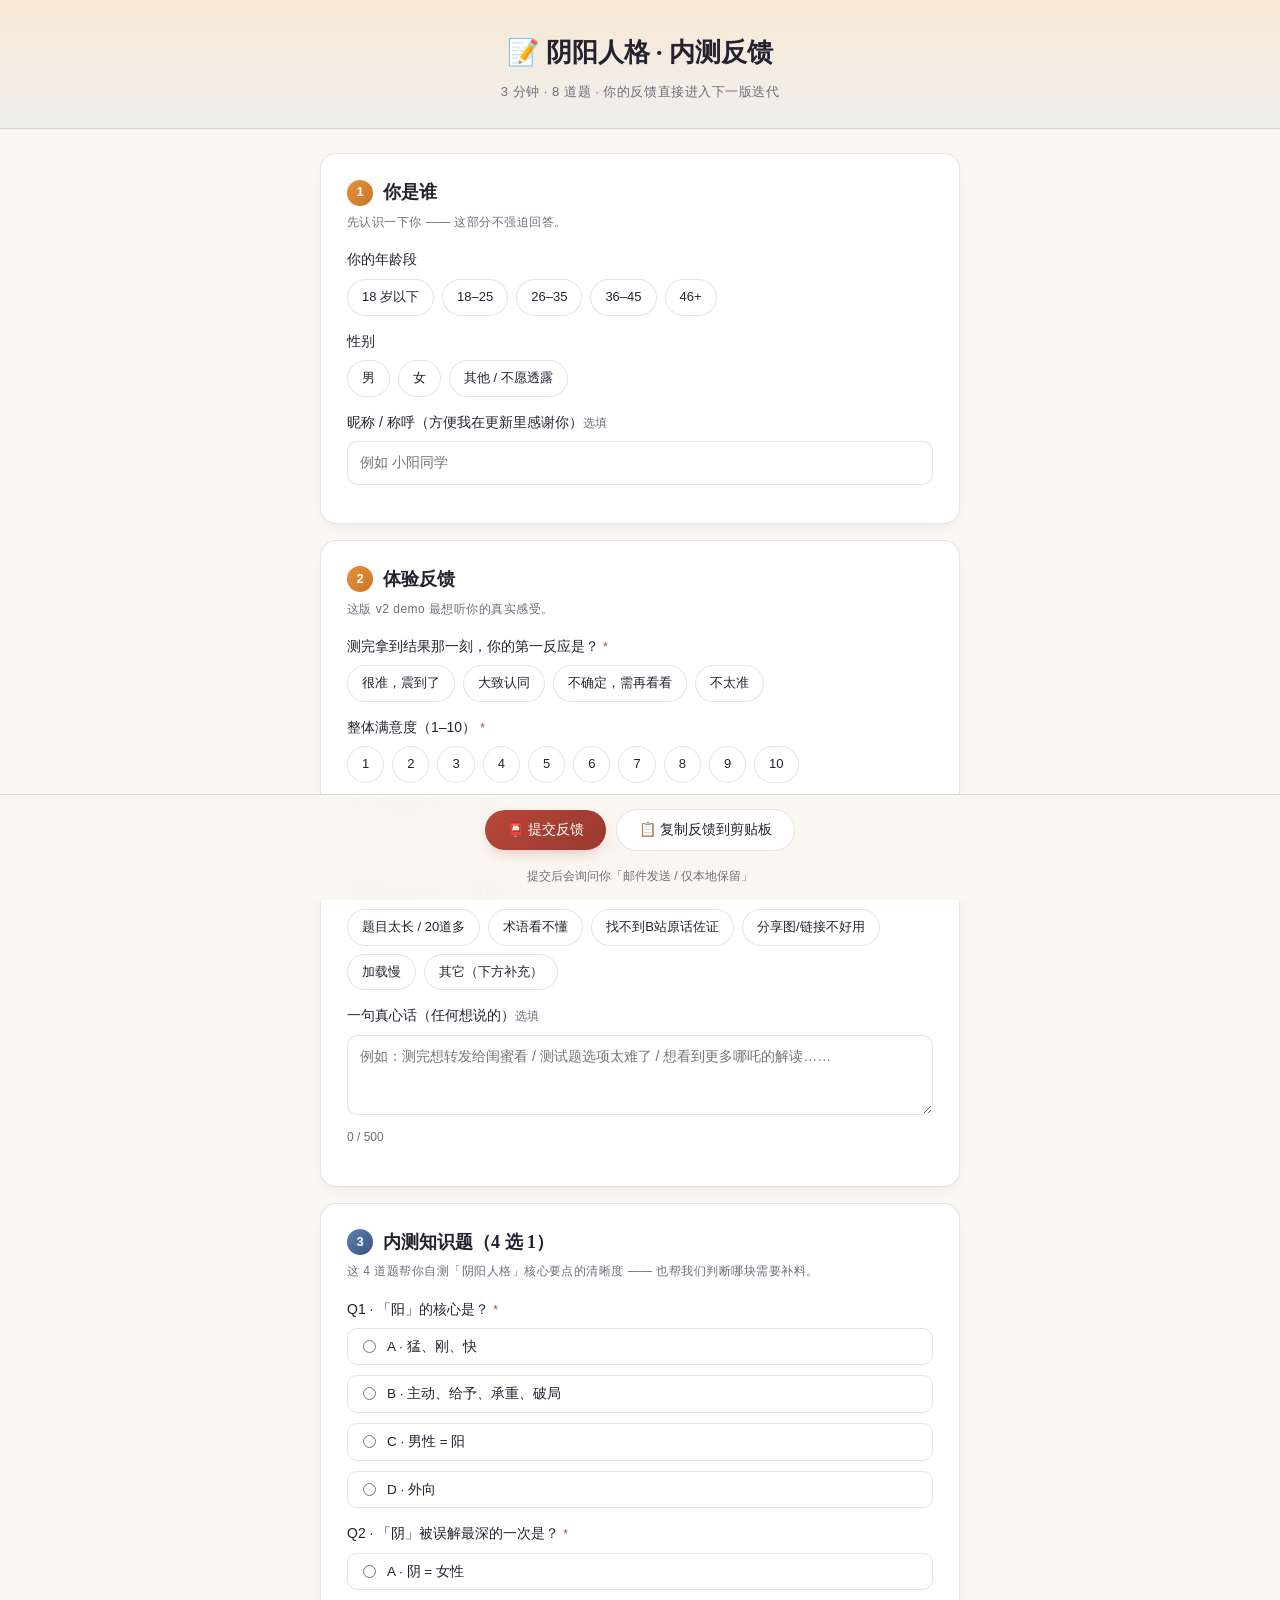
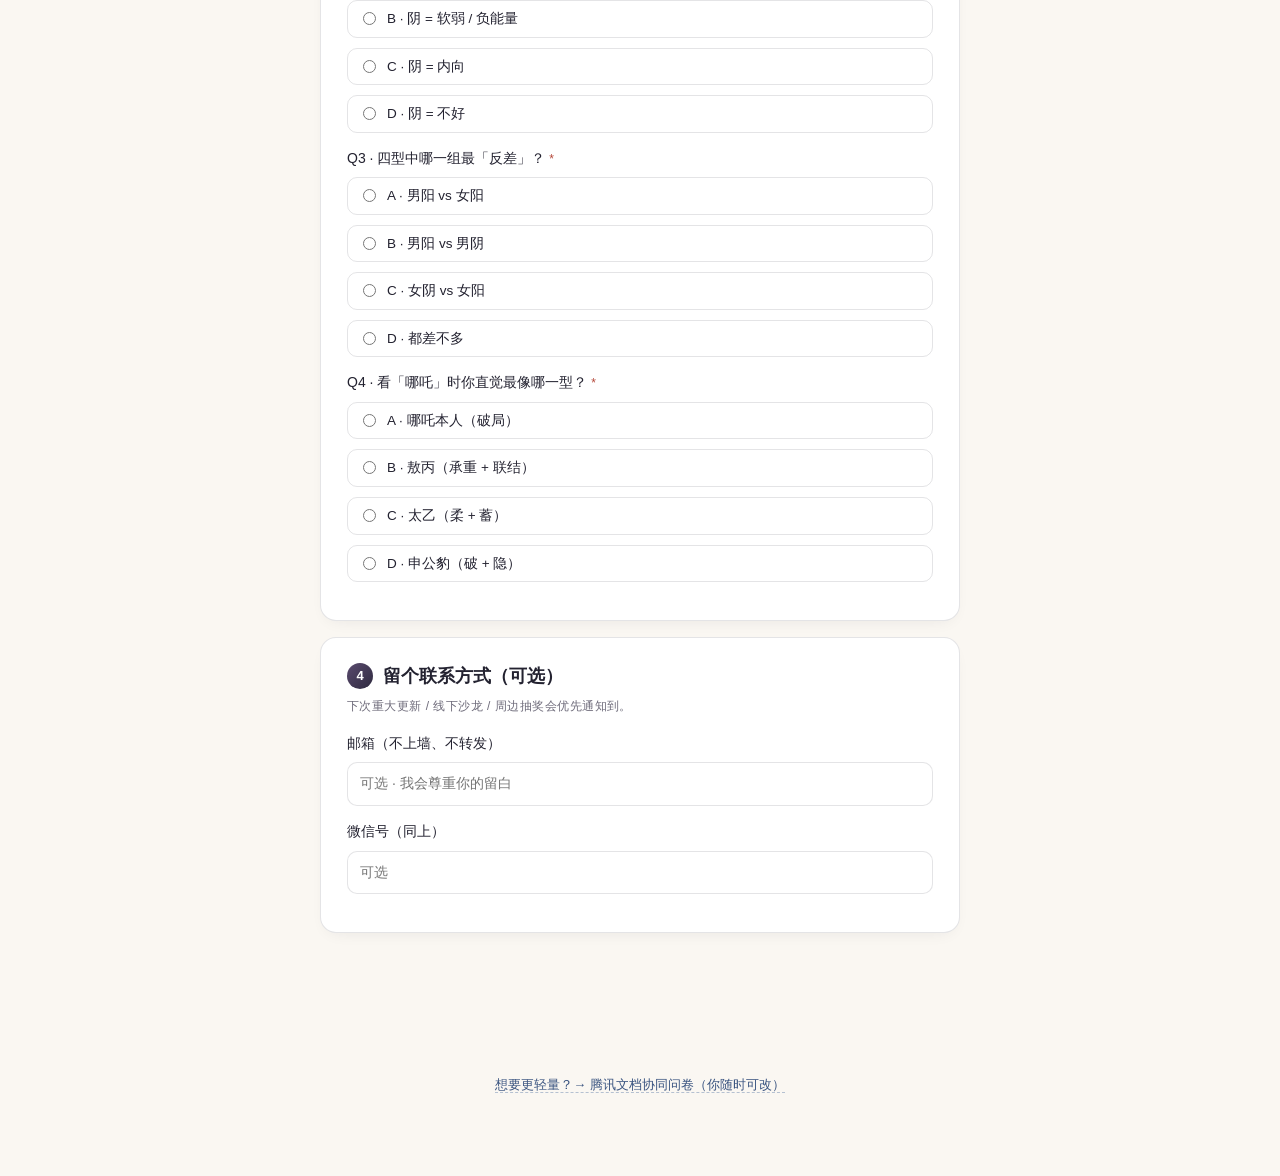
<file: feedback.html>
<!DOCTYPE html>
<html lang="zh-CN">
<head>
<meta charset="utf-8">
<meta name="viewport" content="width=device-width,initial-scale=1">
<title>阴阳人格 · 内测反馈 · 3分钟</title>
<style>
:root{--line:rgba(35,34,48,.12);--fog:#6F6C7B;--ink:#232230;--amber:#D4A574;--yang:#E8913A;--yang-deep:#B5483A;--yin:#5F81AE;--yin-deep:#3A5480;--bg:#FAF7F2;--card:#FFFFFF;}
*{box-sizing:border-box;}
body{margin:0;background:var(--bg);font-family:"PingFang SC","Hiragino Sans GB","Microsoft YaHei",-apple-system,BlinkMacSystemFont,sans-serif;color:var(--ink);line-height:1.6;padding:0 0 80px;}
.head{background:linear-gradient(180deg,rgba(246,195,132,.28) 0%,rgba(174,194,222,.15) 100%);padding:32px 20px 26px;text-align:center;border-bottom:1px solid var(--line);}
.head h1{font-family:"Noto Serif SC","Songti SC",serif;font-size:26px;margin:0 0 8px;color:var(--ink);}
.head .sub{color:var(--fog);font-size:13px;letter-spacing:.04em;}
.container{max-width:680px;margin:24px auto 0;padding:0 20px;}
.card{background:var(--card);border:1px solid var(--line);border-radius:16px;padding:24px 26px;margin-bottom:16px;box-shadow:0 6px 18px -10px rgba(35,34,48,.12);}
.card h2{font-family:"Noto Serif SC","Songti SC",serif;font-size:18px;margin:0 0 6px;color:var(--ink);display:flex;align-items:center;gap:10px;}
.card h2 .num{display:inline-flex;align-items:center;justify-content:center;width:26px;height:26px;border-radius:50%;background:linear-gradient(135deg,#E8913A,#C9742A);color:#fff;font-size:13px;font-weight:600;font-family:"PingFang SC",sans-serif;flex-shrink:0;}
.card h2 .num.yin{background:linear-gradient(135deg,#5F81AE,#3A5480);}
.card h2 .num.both{background:linear-gradient(135deg,#5A4A6E,#2E2A3F);}
.card .q-hint{color:var(--fog);font-size:12px;margin:0 0 16px;letter-spacing:.04em;}
.q{margin:14px 0;}
.q label.q-title{display:block;font-size:14px;font-weight:500;margin-bottom:8px;color:var(--ink);}
.q label.q-title .req{color:var(--yang-deep);font-size:12px;margin-left:4px;}
.opts{display:flex;flex-wrap:wrap;gap:8px;}
.opt{flex:0 0 auto;padding:7px 14px;border:1.5px solid var(--line);border-radius:999px;background:#fff;cursor:pointer;font-size:13px;transition:all .2s;user-select:none;}
.opt:hover{border-color:var(--amber);}
.opt.on{background:linear-gradient(135deg,#232230,#312F40);color:#fff;border-color:transparent;}
.opt-row{display:flex;flex-wrap:wrap;gap:10px;margin:6px 0;}
.opt-row .opt-row-item{flex:1 1 100%;display:flex;align-items:flex-start;gap:8px;padding:8px 10px;border:1px solid var(--line);border-radius:10px;cursor:pointer;font-size:13.5px;line-height:1.45;}
.opt-row .opt-row-item:hover{border-color:var(--amber);background:rgba(255,242,232,.3);}
.opt-row .opt-row-item.on{border-color:var(--yang-deep);background:rgba(246,195,132,.12);}
.opt-row .opt-row-item input{margin-top:3px;}
textarea,input[type=text],input[type=email]{width:100%;border:1.5px solid var(--line);border-radius:10px;padding:10px 12px;font-size:14px;font-family:inherit;line-height:1.55;background:#fff;transition:border-color .2s;resize:vertical;}
textarea{min-height:80px;}
textarea:focus,input:focus{outline:none;border-color:var(--amber);}
.submit-bar{position:sticky;bottom:0;left:0;right:0;background:rgba(250,247,242,.95);backdrop-filter:blur(10px);padding:14px 20px;border-top:1px solid var(--line);display:flex;gap:10px;align-items:center;justify-content:center;flex-wrap:wrap;z-index:10;}
.btn{border:none;padding:11px 22px;border-radius:999px;font-size:14px;font-weight:500;cursor:pointer;transition:all .2s;font-family:inherit;}
.btn.primary{background:linear-gradient(135deg,#B5483A,#9A382D);color:#fff;box-shadow:0 6px 18px -8px rgba(181,72,58,.5);}
.btn.primary:hover{transform:translateY(-1px);box-shadow:0 8px 22px -8px rgba(181,72,58,.6);}
.btn.ghost{background:#fff;color:var(--ink);border:1.5px solid var(--line);}
.btn.ghost:hover{border-color:var(--amber);}
.toast{position:fixed;top:30px;left:50%;transform:translateX(-50%);background:var(--ink);color:#fff;padding:10px 20px;border-radius:999px;font-size:13px;z-index:99;box-shadow:0 8px 24px -8px rgba(0,0,0,.5);opacity:0;transition:opacity .3s;pointer-events:none;}
.toast.show{opacity:1;}
.thanks{text-align:center;padding:60px 20px;}
.thanks h2{font-family:"Noto Serif SC","Songti SC",serif;font-size:24px;color:var(--yang-deep);margin:0 0 12px;}
.thanks p{color:var(--fog);font-size:14px;}
.muted{color:var(--fog);font-size:12px;margin-top:6px;}
.divider{height:1px;background:linear-gradient(90deg,rgba(212,165,116,0),var(--line) 30%,var(--line) 70%,rgba(78,110,158,0));margin:18px 0;}
.foot-link{text-align:center;margin:20px 0 0;font-size:13px;}
.foot-link a{color:var(--yin-deep);text-decoration:none;border-bottom:1px dashed rgba(78,110,158,.4);}
</style>
</head>
<body>
<div class="head">
  <h1>📝 阴阳人格 · 内测反馈</h1>
  <div class="sub">3 分钟 · 8 道题 · 你的反馈直接进入下一版迭代</div>
</div>

<div class="container" id="formArea">
  <!-- 段 1：你是谁 -->
  <div class="card">
    <h2><span class="num">1</span> 你是谁</h2>
    <p class="q-hint">先认识一下你 —— 这部分不强迫回答。</p>
    <div class="q">
      <label class="q-title">你的年龄段</label>
      <div class="opts" data-name="age" data-multi="0">
        <div class="opt" data-val="<18">18 岁以下</div>
        <div class="opt" data-val="18-25">18–25</div>
        <div class="opt" data-val="26-35">26–35</div>
        <div class="opt" data-val="36-45">36–45</div>
        <div class="opt" data-val="46+">46+</div>
      </div>
    </div>
    <div class="q">
      <label class="q-title">性别</label>
      <div class="opts" data-name="gender" data-multi="0">
        <div class="opt" data-val="male">男</div>
        <div class="opt" data-val="female">女</div>
        <div class="opt" data-val="other">其他 / 不愿透露</div>
      </div>
    </div>
    <div class="q">
      <label class="q-title">昵称 / 称呼（方便我在更新里感谢你）<span class="muted">选填</span></label>
      <input type="text" name="nick" placeholder="例如 小阳同学" maxlength="20">
    </div>
  </div>

  <!-- 段 2：体验反馈 -->
  <div class="card">
    <h2><span class="num">2</span> 体验反馈</h2>
    <p class="q-hint">这版 v2 demo 最想听你的真实感受。</p>
    <div class="q">
      <label class="q-title">测完拿到结果那一刻，你的第一反应是？<span class="req">*</span></label>
      <div class="opts" data-name="firstReaction" data-multi="0">
        <div class="opt" data-val="shock">很准，震到了</div>
        <div class="opt" data-val="agree">大致认同</div>
        <div class="opt" data-val="unsure">不确定，需再看看</div>
        <div class="opt" data-val="deny">不太准</div>
      </div>
    </div>
    <div class="q">
      <label class="q-title">整体满意度（1–10）<span class="req">*</span></label>
      <div class="opts" data-name="score" data-multi="0">
        <div class="opt" data-val="1">1</div><div class="opt" data-val="2">2</div><div class="opt" data-val="3">3</div>
        <div class="opt" data-val="4">4</div><div class="opt" data-val="5">5</div><div class="opt" data-val="6">6</div>
        <div class="opt" data-val="7">7</div><div class="opt" data-val="8">8</div><div class="opt" data-val="9">9</div>
        <div class="opt" data-val="10">10</div>
      </div>
    </div>
    <div class="q">
      <label class="q-title">哪一块最戳中你？（多选）</label>
      <div class="opts" data-name="bestPart" data-multi="1">
        <div class="opt" data-val="result">四型结果解读</div>
        <div class="opt" data-val="qa">问一问卡片</div>
        <div class="opt" data-val="search">搜一搜 + B站跳转</div>
        <div class="opt" data-val="share">分享图 / 配对</div>
        <div class="opt" data-val="visual">晨昏光谱视觉</div>
      </div>
    </div>
    <div class="q">
      <label class="q-title">哪里最让你卡住 / 不舒服？<span class="muted">选填</span></label>
      <div class="opts" data-name="pain" data-multi="1">
        <div class="opt" data-val="quiz-long">题目太长 / 20道多</div>
        <div class="opt" data-val="terms">术语看不懂</div>
        <div class="opt" data-val="no-evidence">找不到B站原话佐证</div>
        <div class="opt" data-val="share-broken">分享图/链接不好用</div>
        <div class="opt" data-val="slow">加载慢</div>
        <div class="opt" data-val="other">其它（下方补充）</div>
      </div>
    </div>
    <div class="q">
      <label class="q-title">一句真心话（任何想说的）<span class="muted">选填</span></label>
      <textarea name="open" placeholder="例如：测完想转发给闺蜜看 / 测试题选项太难了 / 想看到更多哪吒的解读……" maxlength="500"></textarea>
      <div class="muted" id="openCount">0 / 500</div>
    </div>
  </div>

  <!-- 段 3：内测知识题（自测 4 道核心） -->
  <div class="card">
    <h2><span class="num yin">3</span> 内测知识题（4 选 1）</h2>
    <p class="q-hint">这 4 道题帮你自测「阴阳人格」核心要点的清晰度 —— 也帮我们判断哪块需要补料。</p>

    <div class="q">
      <label class="q-title">Q1 · 「阳」的核心是？<span class="req">*</span></label>
      <div class="opt-row" data-name="k1" data-multi="0">
        <label class="opt-row-item" data-val="A"><input type="radio" name="k1r">A · 猛、刚、快</label>
        <label class="opt-row-item" data-val="B"><input type="radio" name="k1r">B · 主动、给予、承重、破局</label>
        <label class="opt-row-item" data-val="C"><input type="radio" name="k1r">C · 男性 = 阳</label>
        <label class="opt-row-item" data-val="D"><input type="radio" name="k1r">D · 外向</label>
      </div>
    </div>
    <div class="q">
      <label class="q-title">Q2 · 「阴」被误解最深的一次是？<span class="req">*</span></label>
      <div class="opt-row" data-name="k2" data-multi="0">
        <label class="opt-row-item" data-val="A"><input type="radio" name="k2r">A · 阴 = 女性</label>
        <label class="opt-row-item" data-val="B"><input type="radio" name="k2r">B · 阴 = 软弱 / 负能量</label>
        <label class="opt-row-item" data-val="C"><input type="radio" name="k2r">C · 阴 = 内向</label>
        <label class="opt-row-item" data-val="D"><input type="radio" name="k2r">D · 阴 = 不好</label>
      </div>
    </div>
    <div class="q">
      <label class="q-title">Q3 · 四型中哪一组最「反差」？<span class="req">*</span></label>
      <div class="opt-row" data-name="k3" data-multi="0">
        <label class="opt-row-item" data-val="A"><input type="radio" name="k3r">A · 男阳 vs 女阳</label>
        <label class="opt-row-item" data-val="B"><input type="radio" name="k3r">B · 男阳 vs 男阴</label>
        <label class="opt-row-item" data-val="C"><input type="radio" name="k3r">C · 女阴 vs 女阳</label>
        <label class="opt-row-item" data-val="D"><input type="radio" name="k3r">D · 都差不多</label>
      </div>
    </div>
    <div class="q">
      <label class="q-title">Q4 · 看「哪吒」时你直觉最像哪一型？<span class="req">*</span></label>
      <div class="opt-row" data-name="k4" data-multi="0">
        <label class="opt-row-item" data-val="A"><input type="radio" name="k4r">A · 哪吒本人（破局）</label>
        <label class="opt-row-item" data-val="B"><input type="radio" name="k4r">B · 敖丙（承重 + 联结）</label>
        <label class="opt-row-item" data-val="C"><input type="radio" name="k4r">C · 太乙（柔 + 蓄）</label>
        <label class="opt-row-item" data-val="D"><input type="radio" name="k4r">D · 申公豹（破 + 隐）</label>
      </div>
    </div>
  </div>

  <div class="card">
    <h2><span class="num both">4</span> 留个联系方式（可选）</h2>
    <p class="q-hint">下次重大更新 / 线下沙龙 / 周边抽奖会优先通知到。</p>
    <div class="q">
      <label class="q-title">邮箱（不上墙、不转发）</label>
      <input type="email" name="email" placeholder="可选 · 我会尊重你的留白">
    </div>
    <div class="q">
      <label class="q-title">微信号（同上）</label>
      <input type="text" name="wechat" placeholder="可选">
    </div>
  </div>
</div>

<div class="submit-bar" id="submitBar">
  <button class="btn primary" onclick="submitForm()">📮 提交反馈</button>
  <button class="btn ghost" onclick="copyFeedback()">📋 复制反馈到剪贴板</button>
  <span class="muted" style="width:100%;text-align:center;">提交后会询问你「邮件发送 / 仅本地保留」</span>
</div>

<div class="thanks" id="thanksArea" style="display:none;">
  <h2>感谢你的反馈 🙏</h2>
  <p>每一条意见都会进入下一版迭代。<br>你想现在复制反馈到邮件发给我吗？</p>
  <div style="margin-top:18px;display:flex;gap:10px;justify-content:center;flex-wrap:wrap;">
    <button class="btn primary" onclick="copyFeedback()">📋 复制反馈 JSON</button>
    <a class="btn ghost" id="mailLink" href="#" onclick="mailFeedback(event)">📧 通过邮件发送</a>
    <a class="btn ghost" href="index.html">🔙 返回首页</a>
  </div>
</div>

<div class="foot-link">
  <a href="https://docs.qq.com/form/" target="_blank" rel="noopener">想要更轻量？→ 腾讯文档协同问卷（你随时可改）</a>
</div>

<div class="toast" id="toast">已复制</div>

<script>
(function(){
  /* 单/多选 chip 行为 */
  function toggleOpt(el){
    var box = el.parentNode;
    var multi = box.getAttribute('data-multi')==='1';
    if(multi){
      el.classList.toggle('on');
    }else{
      var kids=box.children;
      for(var i=0;i<kids.length;i++) kids[i].classList.remove('on');
      el.classList.add('on');
    }
  }
  /* radio row 行为（题目区） */
  function toggleRow(label){
    var box = label.parentNode;
    var items = box.querySelectorAll('.opt-row-item');
    for(var i=0;i<items.length;i++) items[i].classList.remove('on');
    label.classList.add('on');
    var r = label.querySelector('input[type=radio]'); if(r) r.checked = true;
  }
  /* 事件代理 */
  document.addEventListener('click', function(e){
    var t = e.target;
    while(t && t !== document.body){
      if(t.classList && t.classList.contains('opt')){ toggleOpt(t); return; }
      if(t.classList && t.classList.contains('opt-row-item')){ toggleRow(t); return; }
      t = t.parentNode;
    }
  });
  /* 文本计数 */
  var ta = document.querySelector('textarea[name=open]');
  if(ta){
    var ct = document.getElementById('openCount');
    ta.addEventListener('input', function(){ ct.textContent = (ta.value||'').length + ' / 500'; });
  }
})();

function _collect(){
  var out = { ts: new Date().toISOString(), ua: navigator.userAgent.slice(0,120) };
  /* opts chips */
  var boxes = document.querySelectorAll('.opts');
  for(var i=0;i<boxes.length;i++){
    var b=boxes[i], name=b.getAttribute('data-name'), multi=b.getAttribute('data-multi')==='1';
    var on=b.querySelectorAll('.opt.on');
    var arr=[]; for(var j=0;j<on.length;j++) arr.push(on[j].getAttribute('data-val'));
    out[name] = multi ? arr : (arr[0]||'');
  }
  /* radio rows (内测题) */
  var rows = document.querySelectorAll('.opt-row');
  for(var k=0;k<rows.length;k++){
    var r=rows[k], name=r.getAttribute('data-name');
    var pick=r.querySelector('.opt-row-item.on');
    out[name] = pick ? pick.getAttribute('data-val') : '';
  }
  /* text/number/email */
  var textNames = ['nick','open','email','wechat'];
  for(var m=0;m<textNames.length;m++){
    var el=document.querySelector('[name='+textNames[m]+']');
    if(el) out[textNames[m]] = (el.value||'').trim();
  }
  return out;
}
function _showToast(msg){
  var t=document.getElementById('toast'); if(!t) return;
  t.textContent = msg; t.classList.add('show');
  setTimeout(function(){ t.classList.remove('show'); }, 1500);
}
function _save(obj){
  try{ localStorage.setItem('yinyang_feedback_draft', JSON.stringify(obj)); }catch(e){}
}
function _buildText(obj){
  var lines = [
    '【阴阳人格 v2 内测反馈】',
    '时间: '+obj.ts,
    '年龄段: '+(obj.age||'-')+'   性别: '+(obj.gender||'-')+'   昵称: '+(obj.nick||'-'),
    '整体满意度: '+(obj.score||'-')+' / 10',
    '第一反应: '+(obj.firstReaction||'-'),
    '最戳中: '+((obj.bestPart||[]).join(' / ')||'-'),
    '卡点: '+((obj.pain||[]).join(' / ')||'-'),
    '内测题: Q1='+(obj.k1||'-')+' Q2='+(obj.k2||'-')+' Q3='+(obj.k3||'-')+' Q4='+(obj.k4||'-'),
    '开放: '+(obj.open||'-'),
    '联系: 邮箱='+(obj.email||'-')+' 微信='+(obj.wechat||'-'),
  ];
  return lines.join('\n');
}
function submitForm(){
  var obj = _collect();
  if(!obj.score){ _showToast('请先打个分再提交 ✏️'); return; }
  if(!obj.firstReaction){ _showToast('请选一下你的第一反应 ✏️'); return; }
  if(!obj.k1||!obj.k2||!obj.k3||!obj.k4){ _showToast('内测 4 道题还差几道 ✏️'); return; }
  _save(obj);
  document.getElementById('formArea').style.display='none';
  document.getElementById('submitBar').style.display='none';
  document.getElementById('thanksArea').style.display='block';
  window.scrollTo({top:0, behavior:'smooth'});
}
function copyFeedback(){
  var obj = _collect();
  _save(obj);
  var text = _buildText(obj);
  var json = JSON.stringify(obj, null, 2);
  if(navigator.clipboard && navigator.clipboard.writeText){
    navigator.clipboard.writeText(json).then(function(){ _showToast('已复制 JSON 反馈 ✅'); }).catch(function(){ _fallbackCopy(text); });
  }else{ _fallbackCopy(text); }
}
function _fallbackCopy(text){
  var ta=document.createElement('textarea'); ta.value=text; document.body.appendChild(ta);
  ta.select(); try{ document.execCommand('copy'); _showToast('已复制 ✅'); }catch(e){ _showToast('复制失败，请长按选中'); }
  setTimeout(function(){ if(ta.parentNode) ta.parentNode.removeChild(ta); },200);
}
function mailFeedback(e){
  if(e) e.preventDefault();
  var obj = _collect();
  _save(obj);
  var body = _buildText(obj) + '\n\n--- JSON ---\n' + JSON.stringify(obj,null,2);
  var mailto = 'mailto:hello@kittyyinyang.com?subject=' + encodeURIComponent('阴阳人格 v2 内测反馈') + '&body=' + encodeURIComponent(body);
  window.location.href = mailto;
}
/* 加载草稿 */
(function(){
  try{
    var draft = localStorage.getItem('yinyang_feedback_draft');
    if(!draft) return;
    var obj = JSON.parse(draft);
    Object.keys(obj).forEach(function(k){
      var el = document.querySelector('[name='+k+']');
      if(!el) return;
      if(el.type==='radio'){
        var inp = document.querySelector('input[name='+k+'r][value="'+obj[k]+'"]') || document.querySelector('input[value="'+obj[k]+'"]');
        if(inp){ var lbl = inp.closest('.opt-row-item'); if(lbl) lbl.classList.add('on'); inp.checked = true; }
      }else if(el.tagName==='TEXTAREA' || el.type==='text' || el.type==='email'){
        el.value = obj[k]||'';
      }
    });
    var optsBox = document.querySelectorAll('.opts');
    optsBox.forEach(function(b){
      var name = b.getAttribute('data-name');
      if(!name || !obj[name]) return;
      var vals = Array.isArray(obj[name]) ? obj[name] : [obj[name]];
      var kids = b.querySelectorAll('.opt');
      kids.forEach(function(k){
        if(vals.indexOf(k.getAttribute('data-val'))>=0) k.classList.add('on');
      });
    });
    var ta = document.querySelector('textarea[name=open]');
    if(ta){ var ct=document.getElementById('openCount'); if(ct) ct.textContent=(ta.value||'').length+' / 500'; }
  }catch(e){}
})();
</script>
</body>
</html>
</file>
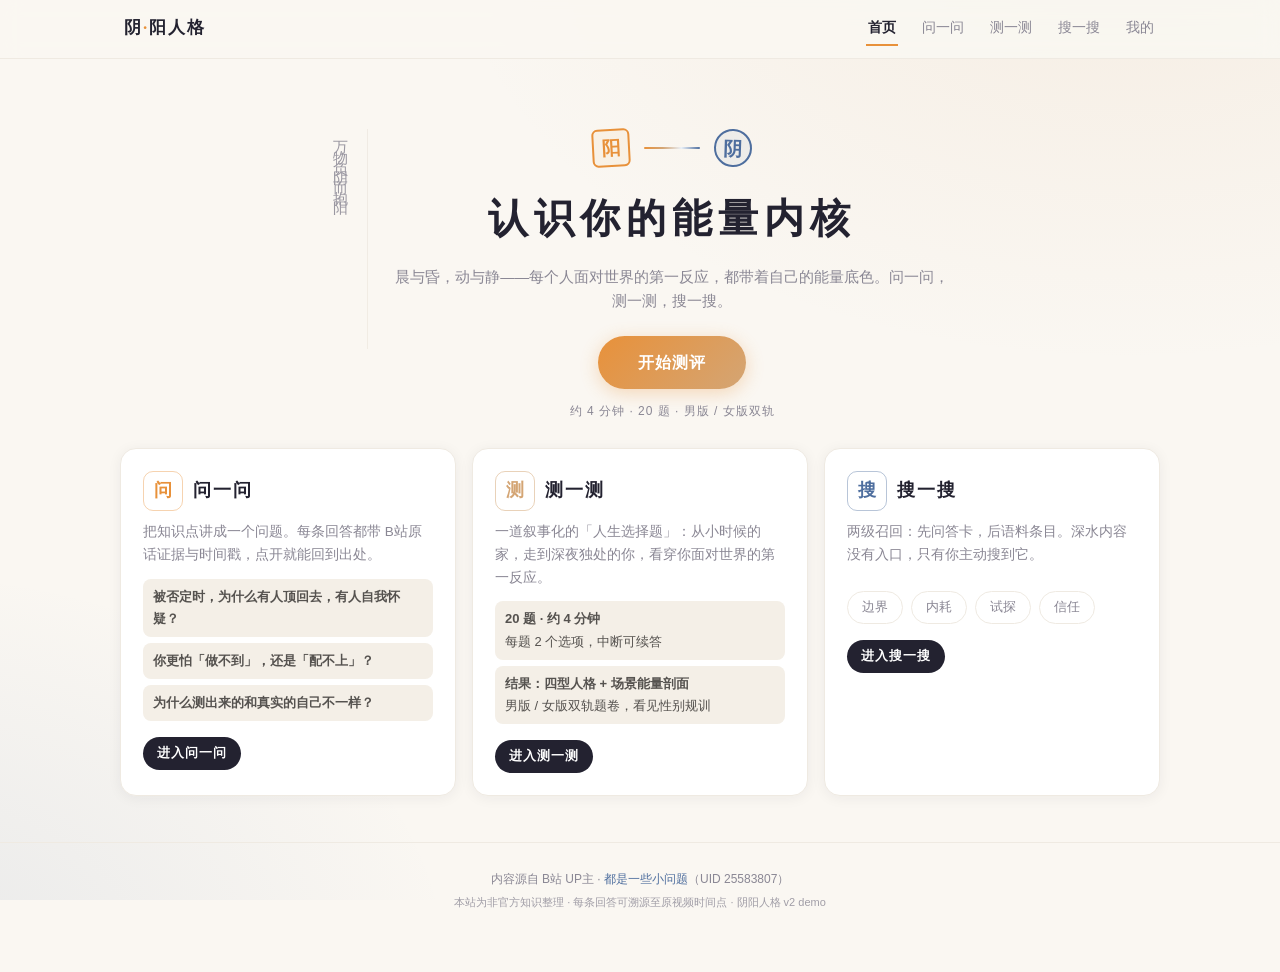
<file: index.pre-visual.html>
<!DOCTYPE html>
<html lang="zh-CN">
<head>
<meta charset="UTF-8">
<meta name="viewport" content="width=device-width, initial-scale=1.0, viewport-fit=cover">
<title>阴阳人格 · 问一问 测一测 搜一搜</title>
<style>
/* ================= 晨昏光谱 + 克制国风 设计系统 ================= */
:root{
  --paper:#FAF7F2; --card:#FFFFFF; --ink:#232230; --fog:#8A8794;
  --yang:#E8913A; --amber:#D4A574; --yin:#4E6E9E; --moon:#EAF0F7;
  --cinnabar:#B5483A; --line:#EFEAE2; --soft:#F4EFE7;
  --r:16px; --shadow:0 2px 14px rgba(35,34,48,.06);
}
*{margin:0;padding:0;box-sizing:border-box;-webkit-tap-highlight-color:transparent;}
html{scroll-behavior:smooth;}
body{
  font-family:-apple-system,BlinkMacSystemFont,"PingFang SC","Hiragino Sans GB","Microsoft YaHei",sans-serif;
  background:var(--paper);color:var(--ink);line-height:1.7;font-size:15px;
  background-image:
    radial-gradient(1100px 700px at 88% -8%, rgba(212,165,116,.12), transparent 62%),
    radial-gradient(900px 650px at -8% 108%, rgba(78,110,158,.10), transparent 62%);
  background-attachment:fixed;
  -webkit-font-smoothing:antialiased;
  padding-bottom:72px; /* tabbar */
}
.serif{font-family:"Songti SC","Noto Serif SC","STSong","SimSun",serif;}
a{color:inherit;text-decoration:none;}
button{font-family:inherit;}
.num{font-variant-numeric:tabular-nums;}
mark{background:rgba(212,165,116,.35);color:inherit;border-radius:3px;padding:0 2px;}

/* ── 顶部轻导航（桌面） ── */
.topnav{display:none;position:sticky;top:0;z-index:50;background:rgba(250,247,242,.88);backdrop-filter:blur(10px);-webkit-backdrop-filter:blur(10px);border-bottom:1px solid var(--line);}
.tn-inner{max-width:1080px;margin:0 auto;display:flex;align-items:center;justify-content:space-between;padding:12px 24px;}
.tn-brand{font-weight:700;letter-spacing:2px;font-size:17px;}
.tn-brand .dot{color:var(--yang);}
.tn-nav{display:flex;gap:22px;font-size:14px;color:var(--fog);}
.tn-nav a{padding:4px 2px;border-bottom:2px solid transparent;}
.tn-nav a.on{color:var(--ink);border-bottom-color:var(--yang);font-weight:600;}

/* ── 底部 tab bar（移动） ── */
.tabbar{position:fixed;left:0;right:0;bottom:0;z-index:60;display:flex;background:rgba(255,255,255,.86);backdrop-filter:blur(14px);-webkit-backdrop-filter:blur(14px);border-top:1px solid var(--line);padding:6px 4px calc(6px + env(safe-area-inset-bottom));}
.tabbar a{flex:1;display:flex;flex-direction:column;align-items:center;gap:1px;font-size:10.5px;color:var(--fog);padding:4px 0;border-radius:10px;}
.tabbar .ticon{width:26px;height:26px;border-radius:8px;display:flex;align-items:center;justify-content:center;font-size:13px;font-weight:700;border:1.5px solid transparent;}
.tabbar a.on{color:var(--ink);font-weight:600;}
.tabbar a.on .ticon{border-color:currentColor;}
.tabbar a.on .ticon.t-home{color:var(--cinnabar);}
.tabbar a.on .ticon.t-qa{color:var(--yang);}
.tabbar a.on .ticon.t-test{color:var(--amber);}
.tabbar a.on .ticon.t-search{color:var(--yin);}
.tabbar a.on .ticon.t-me{color:var(--ink);}

/* ── 布局 ── */
.page{display:none;min-height:60vh;}
.page.active{display:block;}
.container{max-width:1080px;margin:0 auto;padding:0 20px;}
.page-head{padding:30px 20px 6px;}
.page-head h2{font-size:26px;letter-spacing:3px;}
.page-head .page-sub{color:var(--fog);font-size:13.5px;margin-top:4px;}
.ch{font-size:12px;color:var(--fog);letter-spacing:2px;margin-bottom:6px;display:flex;align-items:center;gap:8px;}
.ch::before{content:'';width:26px;height:1px;background:var(--amber);display:inline-block;}

/* ── 印章徽标 ── */
.seal{display:inline-flex;align-items:center;justify-content:center;font-weight:700;line-height:1;user-select:none;}
.seal-yang{width:38px;height:38px;border:2px solid var(--yang);color:var(--yang);border-radius:6px;font-size:19px;background:rgba(232,145,58,.06);transform:rotate(-3deg);}
.seal-yin{width:38px;height:38px;border:2px solid var(--yin);color:var(--yin);border-radius:50%;font-size:19px;background:rgba(78,110,158,.06);transform:rotate(2deg);}
.seal-sm{width:26px;height:26px;font-size:14px;}
.seal-lg{width:56px;height:56px;font-size:28px;}
.adv-badge{display:inline-block;font-size:10.5px;color:#fff;background:var(--cinnabar);border-radius:4px;padding:1px 6px;letter-spacing:1px;transform:rotate(-2deg);font-weight:600;}

/* ── 首页 ── */
.hero{max-width:1080px;margin:0 auto;padding:56px 24px 26px;display:flex;gap:24px;align-items:stretch;justify-content:center;}
.hero-vertical{writing-mode:vertical-rl;letter-spacing:10px;color:var(--fog);font-size:15px;border-right:1px solid var(--line);padding-right:14px;height:220px;opacity:.85;}
.hero-main{text-align:center;max-width:560px;}
.hero-seals{display:flex;align-items:center;justify-content:center;gap:14px;margin-bottom:18px;}
.hero-dash{width:56px;height:2px;background:linear-gradient(90deg,var(--yang),var(--amber),var(--moon),var(--yin));border-radius:2px;}
.hero h1{font-size:34px;letter-spacing:6px;font-weight:700;}
.hero-sub{color:var(--fog);font-size:14.5px;margin:12px 0 22px;}
.hero-meta{font-size:12px;color:var(--fog);margin-top:12px;letter-spacing:1px;}
.last-strip{display:flex;align-items:center;gap:12px;background:var(--card);border:1px solid var(--line);border-radius:var(--r);box-shadow:var(--shadow);padding:14px 16px;margin:18px 0;flex-wrap:wrap;}
.last-strip .lbl{font-size:12px;color:var(--fog);}
.plate-grid{display:grid;grid-template-columns:1fr;gap:16px;padding-bottom:26px;}
.plate{background:var(--card);border:1px solid var(--line);border-radius:var(--r);box-shadow:var(--shadow);padding:22px;display:flex;flex-direction:column;gap:10px;}
.plate-top{display:flex;align-items:center;gap:10px;}
.plate-ico{width:40px;height:40px;border-radius:10px;display:flex;align-items:center;justify-content:center;font-weight:700;font-size:18px;font-family:"Songti SC","SimSun",serif;}
.plate h3{font-size:18px;letter-spacing:2px;}
.plate p{color:var(--fog);font-size:13.5px;}
.plate .previews{display:flex;flex-direction:column;gap:6px;margin-top:2px;}
.plate .pv{font-size:13px;color:#55524f;padding:7px 10px;background:var(--soft);border-radius:8px;cursor:pointer;transition:background .15s;}
.plate .pv:hover{background:var(--moon);}
.plate .pv .q{font-weight:600;}
.plate .go{margin-top:6px;align-self:flex-start;}

/* ── 按钮 ── */
.btn{display:inline-flex;align-items:center;justify-content:center;gap:6px;background:var(--ink);color:#fff;border:none;border-radius:50px;padding:11px 26px;font-size:14.5px;font-weight:600;cursor:pointer;letter-spacing:1px;transition:transform .15s,opacity .15s;}
.btn:hover{opacity:.92;}
.btn:active{transform:scale(.97);}
.btn-cta{background:linear-gradient(135deg,var(--yang),var(--amber));color:#fff;box-shadow:0 4px 18px rgba(232,145,58,.32);padding:13px 40px;font-size:16px;}
.btn-ghost{background:transparent;color:var(--fog);border:1.5px solid var(--line);}
.btn-ghost:hover{color:var(--ink);opacity:1;}
.btn-sm{padding:6px 14px;font-size:12.5px;}
.btn:disabled{opacity:.35;cursor:not-allowed;}

/* ── 徽标 chips ── */
.chip-row{display:flex;gap:8px;flex-wrap:wrap;margin:8px 0;}
.chip{border:1px solid var(--line);background:var(--card);color:var(--fog);border-radius:50px;padding:5px 14px;font-size:12.5px;cursor:pointer;transition:all .15s;}
.chip.on{background:var(--ink);color:#fff;border-color:var(--ink);font-weight:600;}
.chip:hover{color:var(--ink);}
.chip.on:hover{color:#fff;}
.scene-chip{display:inline-block;font-size:11px;border-radius:6px;padding:1px 7px;margin-left:6px;background:var(--soft);color:var(--fog);}
.scene-love{background:#fdeef2;color:#b05672;}
.scene-work{background:#eef3f9;color:#4e6e9e;}
.scene-family{background:#fbf1e6;color:#a9762f;}
.cat-badge{display:inline-block;font-size:11px;color:var(--amber);border:1px solid rgba(212,165,116,.55);border-radius:4px;padding:0 6px;letter-spacing:1px;}

/* ── 问一问 ── */
.reco-box{background:linear-gradient(135deg,rgba(232,145,58,.08),rgba(78,110,158,.07));border:1px solid var(--line);border-radius:var(--r);padding:16px 18px;margin-top:14px;}
.reco-box h4{font-size:14px;letter-spacing:1px;margin-bottom:8px;}
.reco-box .reco-item{font-size:13.5px;padding:6px 0;color:#55524f;cursor:pointer;}
.reco-box .reco-item:hover{color:var(--ink);}
.qa-grid{column-count:1;column-gap:16px;margin-top:12px;padding-bottom:30px;}
.qcard{break-inside:avoid;background:var(--card);border:1px solid var(--line);border-radius:var(--r);box-shadow:var(--shadow);padding:20px;margin-bottom:16px;cursor:pointer;}
.qcard-q{font-size:19px;font-weight:700;line-height:1.5;margin:8px 0 8px;}
.qcard-brief{font-size:14px;color:#55524f;}
.qcard-toggle{font-size:12px;color:var(--fog);margin-top:12px;letter-spacing:1px;}
.qcard-body{display:none;margin-top:14px;border-top:1px dashed var(--line);padding-top:14px;}
.qcard.open{cursor:default;}
.qcard.open .qcard-body{display:block;}
.qcard.open .qcard-toggle{display:none;}
.ev-item{background:var(--soft);border-radius:12px;padding:12px 14px;margin-bottom:10px;font-size:13.5px;line-height:1.8;}
.ev-head{display:flex;align-items:center;gap:8px;margin-bottom:6px;flex-wrap:wrap;}
.ts-badge{display:inline-block;font-size:11px;color:#fff;background:var(--yin);border-radius:5px;padding:1px 7px;font-variant-numeric:tabular-nums;}
.bv-badge{display:inline-block;font-size:11px;color:var(--fog);}
.btn-bili{display:inline-block;font-size:11.5px;color:var(--yin);border:1px solid rgba(78,110,158,.4);border-radius:50px;padding:1px 10px;margin-left:auto;}
.btn-bili:hover{background:var(--moon);}
.quote{border-left:3px solid var(--amber);background:rgba(212,165,116,.08);border-radius:0 10px 10px 0;padding:10px 14px;font-size:14.5px;font-weight:500;margin:12px 0;}
.qcard-foot{display:flex;align-items:center;gap:10px;margin-top:12px;flex-wrap:wrap;}
.video-src{font-size:11.5px;color:var(--fog);flex:1;min-width:120px;}
.share-tip{font-size:11.5px;color:var(--fog);margin-top:10px;}
.share-note{background:var(--moon);border-radius:10px;padding:10px 14px;font-size:13px;margin-bottom:14px;}
.empty-tip{text-align:center;color:var(--fog);padding:50px 0;font-size:14px;}

/* ── 测一测 ── */
.t-cover{max-width:640px;margin:0 auto;padding:54px 24px 40px;text-align:center;}
.t-cover h2{font-size:27px;letter-spacing:3px;line-height:1.6;}
.t-cover .sub{color:var(--fog);font-size:14px;margin:14px 0 26px;}
.gender-cards{display:flex;gap:14px;justify-content:center;margin-bottom:20px;flex-wrap:wrap;}
.gcard{flex:1;min-width:150px;max-width:220px;background:var(--card);border:1.5px solid var(--line);border-radius:var(--r);padding:22px 10px;cursor:pointer;transition:all .2s;}
.gcard:hover{border-color:var(--amber);box-shadow:var(--shadow);transform:translateY(-2px);}
.gcard .seal{margin:0 auto 10px;}
.gcard b{font-size:16px;letter-spacing:2px;display:block;}
.gcard span{font-size:11.5px;color:var(--fog);}
.t-cover .links{margin-top:18px;font-size:13px;color:var(--fog);}
.t-cover .links a{color:var(--yin);margin:0 8px;}
.ch-head{position:sticky;top:0;z-index:30;background:rgba(250,247,242,.94);backdrop-filter:blur(10px);-webkit-backdrop-filter:blur(10px);border-bottom:1px solid var(--line);padding:12px 20px 10px;max-width:640px;margin:0 auto;}
.progress-bar{background:var(--line);height:4px;border-radius:2px;overflow:hidden;}
.progress-fill{height:100%;background:linear-gradient(90deg,var(--yang),var(--amber));border-radius:2px;transition:width .4s;width:0;}
.progress-meta{display:flex;justify-content:space-between;font-size:12px;color:var(--fog);margin-top:6px;}
.t-flow{max-width:640px;margin:0 auto;padding:20px 20px 40px;}
.ch-intro{padding:70px 10px;text-align:center;}
.ch-intro .ch-no{font-size:12px;letter-spacing:4px;color:var(--amber);}
.ch-intro h3{font-size:26px;letter-spacing:4px;margin:14px 0 20px;}
.ch-intro p{color:#55524f;font-size:14.5px;max-width:420px;margin:0 auto 34px;text-align:left;}
.q-panel{background:var(--card);border:1px solid var(--line);border-radius:var(--r);box-shadow:var(--shadow);padding:26px 22px;}
.q-tag{font-size:11.5px;color:var(--amber);letter-spacing:1px;}
.q-text{font-size:17.5px;font-weight:600;line-height:1.6;margin:10px 0 20px;}
.q-opt{display:block;width:100%;text-align:left;background:#fbfaf7;border:1.5px solid var(--line);border-radius:14px;padding:14px 16px;margin-bottom:12px;font-size:14.5px;line-height:1.65;cursor:pointer;color:var(--ink);transition:all .15s;}
.q-opt:hover{border-color:var(--amber);}
.q-opt.selected{border-color:var(--yang);background:rgba(232,145,58,.07);box-shadow:0 0 0 2px rgba(232,145,58,.14);}
.q-opt .opt-label{display:inline-flex;width:24px;height:24px;border-radius:50%;background:var(--soft);color:var(--fog);align-items:center;justify-content:center;font-size:12px;font-weight:700;margin-right:10px;flex-shrink:0;}
.q-opt.selected .opt-label{background:var(--yang);color:#fff;}
.q-nav{display:flex;gap:10px;margin-top:18px;}
.review-item{background:var(--card);border:1px solid var(--line);border-radius:var(--r);padding:16px 18px;margin-bottom:12px;}
.review-q{font-size:13px;color:var(--fog);margin-bottom:6px;}
.review-a{font-size:14.5px;font-weight:600;margin-bottom:8px;}
.review-link{font-size:12.5px;color:var(--yin);}
.review-link:hover{text-decoration:underline;}

/* ── 结果页 ── */
.result-wrap{max-width:640px;margin:0 auto;padding:26px 20px 50px;}
.r-zone{background:var(--card);border:1px solid var(--line);border-radius:var(--r);box-shadow:var(--shadow);padding:22px;margin-bottom:16px;}
.r-tag{font-size:11.5px;color:var(--fog);letter-spacing:2px;display:flex;align-items:center;gap:8px;margin-bottom:12px;}
.r-tag::after{content:'';flex:1;height:1px;background:var(--line);}
.verdict-head{display:flex;align-items:center;gap:16px;}
.verdict-head .vh-info{flex:1;}
.verdict-name{font-size:25px;font-weight:700;letter-spacing:2px;}
.verdict-sub{color:var(--fog);font-size:13px;}
.verdict-slogan{font-size:14.5px;color:#55524f;margin:14px 0;font-style:italic;}
.k-row{display:flex;align-items:center;gap:12px;flex-wrap:wrap;}
.k-num{font-size:30px;font-weight:700;font-variant-numeric:tabular-nums;}
.k-bar{flex:1;min-width:140px;height:10px;border-radius:5px;overflow:hidden;background:linear-gradient(90deg,var(--moon),#fff);border:1px solid var(--line);display:flex;}
.k-fill-yang{background:linear-gradient(90deg,var(--yang),var(--amber));height:100%;}
.k-fill-yin{background:linear-gradient(90deg,var(--moon),var(--yin));height:100%;flex:1;}
.conf-badge{display:inline-block;font-size:12px;border-radius:50px;padding:2px 12px;font-weight:600;}
.conf-high{background:rgba(212,165,116,.18);color:#8a6a3a;}
.conf-mid{background:var(--moon);color:var(--yin);}
.traits{margin-top:8px;}
.trait{position:relative;padding:7px 0 7px 18px;font-size:13.5px;color:#55524f;border-bottom:1px dashed var(--soft);}
.trait:last-child{border-bottom:none;}
.trait::before{content:'';position:absolute;left:2px;top:15px;width:7px;height:7px;border-radius:2px;background:var(--amber);transform:rotate(45deg);}
.trait b{color:var(--ink);}
.crit-box{background:var(--moon);border-radius:12px;padding:12px 16px;font-size:13.5px;margin-top:14px;}
.crit-box a{color:var(--yin);font-weight:600;}
.mask-box{border:1.5px solid rgba(212,165,116,.6);background:linear-gradient(135deg,rgba(212,165,116,.10),rgba(250,247,242,.4));}
.mask-box p{font-size:14px;margin:6px 0 12px;}
.shell-box{border:1.5px solid rgba(78,110,158,.5);background:linear-gradient(135deg,rgba(78,110,158,.08),rgba(234,240,247,.5));}
.shell-box h4{color:var(--yin);font-size:16px;letter-spacing:1px;}
.pillars{display:flex;flex-direction:column;gap:14px;margin-top:6px;}
.pillar{cursor:pointer;}
.pillar-top{display:flex;justify-content:space-between;font-size:13px;margin-bottom:5px;}
.pillar-top .pv-pct{font-variant-numeric:tabular-nums;color:var(--fog);}
.pillar-bar{height:12px;border-radius:6px;overflow:hidden;display:flex;border:1px solid var(--line);}
.pillar-yang{background:linear-gradient(90deg,var(--yang),var(--amber));height:100%;}
.pillar-yin{background:linear-gradient(90deg,var(--moon),var(--yin));height:100%;flex:1;}
.discipline{font-size:12.5px;color:var(--fog);margin-top:14px;text-align:center;}
.deep-item{display:flex;align-items:baseline;gap:8px;padding:9px 0;border-bottom:1px dashed var(--soft);cursor:pointer;font-size:14px;}
.deep-item:last-child{border-bottom:none;}
.deep-item:hover .dq{color:var(--yang);}
.deep-item .dq{font-weight:600;}
.deep-item .db{color:var(--fog);font-size:12.5px;flex-shrink:0;}
details.deep-wrap summary{cursor:pointer;font-size:13.5px;color:var(--yin);list-style:none;}
details.deep-wrap summary::-webkit-details-marker{display:none;}
details.deep-wrap summary::before{content:'▸ ';}
details.deep-wrap[open] summary::before{content:'▾ ';}
.steps li{margin:0 0 8px 18px;font-size:13.5px;color:#55524f;}
.steps li::marker{color:var(--amber);}
.pair-card{border:1px solid var(--line);border-radius:14px;padding:14px 16px;margin-bottom:12px;background:#fbfaf7;}
.pair-head{display:flex;align-items:center;gap:10px;margin-bottom:8px;flex-wrap:wrap;}
.pair-head b{font-size:14.5px;}
.pair-vs{font-size:12px;color:var(--fog);letter-spacing:1px;}
.pair-tag{font-size:11px;border-radius:6px;padding:1px 8px;font-weight:600;background:var(--soft);color:#8a6a3a;}
.pair-tag.best{background:rgba(212,165,116,.2);color:#8a6a3a;}
.pair-tag.mirror{background:var(--moon);color:var(--yin);}
.pair-tag.challenge{background:#fbeae7;color:var(--cinnabar);}
.pair-tag.same{background:#f3e6e4;color:var(--cinnabar);}
.pair-text{font-size:13.5px;color:#55524f;}
.pair-avatars{display:flex;align-items:center;gap:8px;}
.save-note{font-size:12.5px;color:var(--fog);text-align:center;margin-top:6px;}

/* ── 搜一搜 ── */
.search-box{display:flex;gap:10px;margin:16px 0 8px;}
.search-box input{flex:1;border:1.5px solid var(--line);background:var(--card);border-radius:50px;padding:12px 20px;font-size:15px;outline:none;color:var(--ink);}
.search-box input:focus{border-color:var(--amber);}
.search-sec{margin:18px 0 8px;font-size:13px;color:var(--fog);letter-spacing:1px;display:flex;align-items:center;gap:8px;}
.search-sec::after{content:'';flex:1;height:1px;background:var(--line);}
.s-qa{background:var(--card);border:1px solid var(--line);border-radius:var(--r);box-shadow:var(--shadow);padding:16px 18px;margin-bottom:12px;cursor:pointer;}
.s-qa .sq-q{font-size:15.5px;font-weight:700;margin-bottom:4px;}
.s-qa .sq-b{font-size:13px;color:var(--fog);}
.s-corpus{background:var(--card);border:1px solid var(--line);border-radius:12px;padding:12px 16px;margin-bottom:10px;display:flex;align-items:center;gap:10px;flex-wrap:wrap;}
.s-corpus .sc-t{font-size:14px;font-weight:600;}
.s-corpus .sc-meta{font-size:11.5px;color:var(--fog);}
.s-corpus .sc-go{margin-left:auto;font-size:12px;color:var(--yin);border:1px solid rgba(78,110,158,.4);border-radius:50px;padding:2px 12px;flex-shrink:0;}
.corpus-badge{font-size:11px;color:var(--fog);background:var(--soft);border-radius:5px;padding:1px 7px;}
.hint-chips{display:flex;gap:8px;flex-wrap:wrap;margin-top:12px;}

/* ── 我的 ── */
.me-item{background:var(--card);border:1px solid var(--line);border-radius:var(--r);box-shadow:var(--shadow);padding:16px 18px;margin-bottom:12px;cursor:pointer;display:flex;align-items:center;gap:14px;flex-wrap:wrap;}
.me-item .mi-date{font-size:12px;color:var(--fog);font-variant-numeric:tabular-nums;}
.me-item .mi-type{font-weight:700;font-size:16px;letter-spacing:1px;}
.me-item .mi-sc{font-size:12px;color:var(--fog);}
.me-actions{display:flex;gap:10px;margin:14px 0 30px;flex-wrap:wrap;}

/* ── 页脚 ── */
.site-footer{text-align:center;font-size:12px;color:var(--fog);padding:26px 20px 30px;border-top:1px solid var(--line);margin-top:20px;}
.site-footer a{color:var(--yin);}
.site-footer .src{display:block;margin-top:4px;font-size:11px;opacity:.8;}

/* ── toast / 微信提示层 ── */
.toast{position:fixed;left:50%;bottom:96px;transform:translateX(-50%) translateY(20px);background:rgba(35,34,48,.92);color:#fff;font-size:13.5px;border-radius:50px;padding:9px 22px;opacity:0;pointer-events:none;transition:all .3s;z-index:99;max-width:80vw;text-align:center;}
.toast.show{opacity:1;transform:translateX(-50%) translateY(0);}
.wechat-layer{position:fixed;inset:0;background:rgba(35,34,48,.55);z-index:98;display:none;align-items:center;justify-content:center;padding:30px;}
.wechat-layer.show{display:flex;}
.wechat-card{background:var(--card);border-radius:var(--r);padding:28px 24px;max-width:340px;text-align:center;}
.wechat-card h4{font-size:17px;margin-bottom:10px;letter-spacing:1px;}
.wechat-card p{font-size:13.5px;color:#55524f;margin-bottom:16px;}

/* ── 桌面 ── */
@media (min-width:721px){
  body{padding-bottom:30px;}
  .tabbar{display:none;}
  .topnav{display:block;}
  .qa-grid{column-count:2;}
  .plate-grid{grid-template-columns:repeat(3,1fr);}
  .hero{padding-top:70px;}
  .hero h1{font-size:40px;}
}
</style>
</head>
<body>

<div class="toast" id="toast"></div>
<div class="wechat-layer" id="wechatLayer" onclick="hideWechat()">
  <div class="wechat-card" onclick="event.stopPropagation()">
    <h4>分享给朋友</h4>
    <p>文案已复制。在微信里可以<b>长按截图发给朋友</b>，或点右上角「···」把本页直接分享出去。</p>
    <button class="btn btn-sm" onclick="hideWechat()">知道了</button>
  </div>
</div>

<header class="topnav">
  <div class="tn-inner">
    <a class="tn-brand serif" href="#home">阴<span class="dot">·</span>阳人格</a>
    <nav class="tn-nav" id="tnNav">
      <a href="#home" data-r="home">首页</a>
      <a href="#qa" data-r="qa">问一问</a>
      <a href="#test" data-r="test">测一测</a>
      <a href="#search" data-r="search">搜一搜</a>
      <a href="#me" data-r="me">我的</a>
    </nav>
  </div>
</header>

<main id="main">
  <!-- ═══════════ 门户首页 ═══════════ -->
  <section class="page" id="page-home">
    <div class="hero">
      <div class="hero-vertical serif">万物负阴而抱阳</div>
      <div class="hero-main">
        <div class="hero-seals">
          <span class="seal seal-yang">阳</span>
          <span class="hero-dash"></span>
          <span class="seal seal-yin">阴</span>
        </div>
        <h1 class="serif">认识你的能量内核</h1>
        <p class="hero-sub">晨与昏，动与静——每个人面对世界的第一反应，都带着自己的能量底色。问一问，测一测，搜一搜。</p>
        <a class="btn btn-cta" href="#test">开始测评</a>
        <div class="hero-meta">约 4 分钟 · 20 题 · 男版 / 女版双轨</div>
      </div>
    </div>
    <div class="container">
      <div id="homeLastResult"></div>
      <div class="plate-grid">
        <div class="plate">
          <div class="plate-top"><span class="plate-ico" style="color:var(--yang);border:1.5px solid rgba(232,145,58,.4);">问</span><h3 class="serif">问一问</h3></div>
          <p>把知识点讲成一个问题。每条回答都带 B站原话证据与时间戳，点开就能回到出处。</p>
          <div class="previews" id="homeQaPreview"></div>
          <a class="btn btn-sm go" href="#qa">进入问一问</a>
        </div>
        <div class="plate">
          <div class="plate-top"><span class="plate-ico" style="color:var(--amber);border:1.5px solid rgba(212,165,116,.5);">测</span><h3 class="serif">测一测</h3></div>
          <p>一道叙事化的「人生选择题」：从小时候的家，走到深夜独处的你，看穿你面对世界的第一反应。</p>
          <div class="previews">
            <div class="pv"><span class="q">20 题 · 约 4 分钟</span><br>每题 2 个选项，中断可续答</div>
            <div class="pv"><span class="q">结果：四型人格 + 场景能量剖面</span><br>男版 / 女版双轨题卷，看见性别规训</div>
          </div>
          <a class="btn btn-sm go" href="#test">进入测一测</a>
        </div>
        <div class="plate">
          <div class="plate-top"><span class="plate-ico" style="color:var(--yin);border:1.5px solid rgba(78,110,158,.4);">搜</span><h3 class="serif">搜一搜</h3></div>
          <p>两级召回：先问答卡，后语料条目。深水内容没有入口，只有你主动搜到它。</p>
          <div class="previews">
            <div class="pv hint-chips" style="background:transparent;padding:0;">
              <span class="chip" onclick="goSearch('边界')">边界</span>
              <span class="chip" onclick="goSearch('内耗')">内耗</span>
              <span class="chip" onclick="goSearch('试探')">试探</span>
              <span class="chip" onclick="goSearch('信任')">信任</span>
            </div>
          </div>
          <a class="btn btn-sm go" href="#search">进入搜一搜</a>
        </div>
      </div>
    </div>
  </section>

  <!-- ═══════════ 问一问 ═══════════ -->
  <section class="page" id="page-qa">
    <div class="page-head">
      <div class="ch"> Knowledge · Cards </div>
      <h2 class="serif">问一问</h2>
      <p class="page-sub">一条一个知识点，回答都带 B站原话证据。</p>
    </div>
    <div class="container">
      <div id="qaShareNote"></div>
      <div id="qaRecommend"></div>
      <div class="chip-row" id="qaGroups"></div>
      <div class="chip-row" id="qaScenes"></div>
      <div class="qa-grid" id="qaList"></div>
    </div>
  </section>

  <!-- ═══════════ 测一测 ═══════════ -->
  <section class="page" id="page-test">
    <div id="testBox"></div>
  </section>

  <!-- ═══════════ 搜一搜 ═══════════ -->
  <section class="page" id="page-search">
    <div class="page-head">
      <div class="ch"> Search · Index </div>
      <h2 class="serif">搜一搜</h2>
      <p class="page-sub">问答卡 &gt; 语料条目，两级召回；深水内容仅搜索可达，请自行判断深浅。</p>
    </div>
    <div class="container">
      <div class="search-box">
        <input id="searchInput" placeholder="搜索问题、关键词、语料标题…" onkeydown="if(event.key==='Enter')runSearch()">
        <button class="btn" onclick="runSearch()">搜索</button>
      </div>
      <div id="searchOut"></div>
    </div>
  </section>

  <!-- ═══════════ 我的 ═══════════ -->
  <section class="page" id="page-me">
    <div class="page-head">
      <div class="ch"> My · Records </div>
      <h2 class="serif">我的</h2>
      <p class="page-sub">结果只存在你自己的设备里。</p>
    </div>
    <div class="container" id="meBox"></div>
  </section>
</main>

<footer class="site-footer">
  内容源自 B站 UP主 · <a href="https://space.bilibili.com/25583807" target="_blank" rel="noopener">都是一些小问题</a>（UID 25583807）
  <span class="src">本站为非官方知识整理 · 每条回答可溯源至原视频时间点 · 阴阳人格 v2 demo</span>
</footer>

<nav class="tabbar" id="tabbar">
  <a href="#home" data-r="home"><span class="ticon t-home serif">阴</span>首页</a>
  <a href="#qa" data-r="qa"><span class="ticon t-qa serif">问</span>问一问</a>
  <a href="#test" data-r="test"><span class="ticon t-test serif">测</span>测一测</a>
  <a href="#search" data-r="search"><span class="ticon t-search serif">搜</span>搜一搜</a>
  <a href="#me" data-r="me"><span class="ticon t-me serif">我</span>我的</a>
</nav>

<script src="data/data_corpus_refined.js"></script>
<script src="data/data_corpus.js"></script>
<script src="data/data_pair.js"></script>
<script src="data/data_qa.js"></script>
<script src="data/qa_clips_new.js"></script>
<script src="data/quiz_male.js"></script>
<script src="data/quiz_female.js"></script>
<script>
/* =====================================================================
   阴阳人格 · 新站主脚本（Agent A）
   数据源：data_corpus.js / data_pair.js / data_qa.js（A）
          data/quiz_male.js / data/quiz_female.js（B，缺失时优雅降级）
   ===================================================================== */

/* ─────────── 数据解析（全部守卫降级） ───────────
   语料索引优先用标签体系 v2（CORPUS_REFINED：五轴、玄学紫圈篇整篇排除、advanced 以目录为准），
   缺失时回退到契约版 CORPUS_DATA（advanced=深水合集标签）。 */
var CORPUS = (typeof CORPUS_REFINED !== 'undefined' && CORPUS_REFINED && CORPUS_REFINED.length)
  ? CORPUS_REFINED
  : ((typeof CORPUS_DATA !== 'undefined') ? CORPUS_DATA : []);
var PAIR   = (typeof PAIR_DATA   !== 'undefined') ? PAIR_DATA   : {};
/* 统一问答池：data_qa.js（构建期已并入 qa_clips_new.js）为主；
   qa_clips_new.js 单独加载时按 qaId 去重兜底（防构建顺序差导致的双份/缺失）。 */
var QA = [];
(function(){
  var seen = {};
  function push(c){ if(c && c.qaId && !seen[c.qaId]){ seen[c.qaId] = 1; QA.push(c); } }
  if(typeof QA_DATA !== 'undefined' && QA_DATA) QA_DATA.forEach(push);
  if(typeof QA_CLIPS_NEW !== 'undefined' && QA_CLIPS_NEW && QA_CLIPS_NEW.forEach) QA_CLIPS_NEW.forEach(push);
})();
var GUIDE  = (typeof RESULT_GUIDE_MAP !== 'undefined') ? RESULT_GUIDE_MAP : {};
var RD = {}; // 四型文案（旧站 RESULT_DATA 资产复用）

RD['yang-male']={
  type:'男阳 · 承重者', sub:'扛起一切的人',
  slogan:'"我扛住了全世界，却扛不住一句\'你也可以脆弱。\'"',
  core:'守护者 · 建造者',
  highlight:'最特殊之处：极度的自我保护机制——不是不愿意信任，是信任崩塌后的重建成本太高，索性不建了',
  traits:[
    '信任壁垒：信任是一面砖墙——一块砖一块砖垒起来，一件事就能崩塌，百件事才能重建',
    '底色：用"扛"代替"说"——行动即存在，存在即责任',
    '隐藏恐惧：无能=不被爱——所以必须永远强大、永远正确',
    '独特认同：通过被需要来确认自我价值——"如果我不扛了，我还是谁？"'
  ],
  belief:{root:'无能恐惧',rootDesc:'"如果我没能力，就不配被爱"',
    deepest:'最深恐惧不是"不被爱"，而是"无能=不被爱"——一旦暴露弱点，就等于失去价值与被连接的资格。',
    trigger:'被触及时反应：向外行动——用"我必须更强、更正确"去盖过恐惧，而不是面对它。',
    direction:'我的存在本身就有价值，不需要用"强大正确"来换。'},
  growthDir:'阳者学柔 · 从"一个人扛"走向"敢被接住"，让刚与柔共存',
  steps:[
    '学习"被接住"：从最小的事练习说"我需要你"——哪怕只是让伴侣递杯水。',
    '觉察"过度负责=控制"：放手不是失职，是信任的开始；你不必为所有人的情绪买单。',
    '练习"臣服"：不是变弱，是把控制权交给值得信任的人——对他人的臣服是你的最高信任认证与终极勇气。',
    '给防御留出口：在唯一信任的人面前允许自己放下防备（不是表演强大），用轻松的方式化解紧绷。',
    '区分"扛责任"与"扛一切"：建立柔韧边界，像竹子能弯能直。'
  ],
  relationMode:'你习惯站在"保护者/给予者"的位置。你很难开口要，但会在关键时刻顶上。你不是不会爱，而是习惯用行动代替表达。'
};
RD['yang-female']={
  type:'女阳 · 破局者', sub:'打破框架的人',
  slogan:'"不是我喜欢一个人扛——是每一次想要被接住，都扑了空。"',
  core:'战士 · 破局者',
  highlight:'她不是"太强势"，她只是太早学会了自己扛——女阳的坚硬不是攻击，是防御',
  traits:[
    '天生反叛——社会期待她柔软，但她的内核是直面和行动',
    '底色：用"搞定事情"来证明自我价值——"我能行，我不需要任何人"',
    '隐藏恐惧：示弱=被吞噬——"如果我示弱了，谁替我扛？谁能接住我？"',
    '独特拉扯：在"我不需要任何人"的铠甲和"其实我也需要被接住"的渴望之间反复横跳'
  ],
  belief:{root:'无能恐惧 + 独立自爱的本能',rootDesc:'底色"我能行，我不需要任何人"，叠加"女性身份 vs 阳性本质"的内在冲突',
    deepest:'最深恐惧：示弱=被吞噬——"如果我示弱了，谁替我扛？谁接得住我？"',
    trigger:'被触及时反应：用"搞定事情"证明价值，把真实脆弱越锁越深。',
    direction:'我的强不是错，柔也不是弱；刚柔并济才是完整的我。'},
  growthDir:'阳者学柔 · 在"能扛"之外，允许自己也被接住',
  steps:[
    '练习"示弱=最高级别的向下兼容"：先在小事上说"我不行，你来帮我"——这需要练，不是道理懂了就成。',
    '接纳"女性身份与阳性内核的共存"：你的强不是错，柔也不是弱。',
    '找到理解与欣赏你的人群（尤其能接住你强度的人），平衡独立与连接。',
    '区分"坚强"与"僵硬"：真正的力量是柔韧的，像竹子能弯能直。',
    '把"较劲"升华为创造与突破：用建设性方式释放攻击性。'
  ],
  relationMode:'你需要平等、空间和被看见。你讨厌被控制，也讨厌被当成"该温柔一点"的女人。你的课题不是变得柔软，而是找到能接住你强度的人。'
};
RD['yin-female']={
  type:'女阴 · 连接者', sub:'用心连接的人',
  slogan:'"我给了这么多，不过是在等一句——你不用做任何事，就已经足够了。"',
  core:'滋养者 · 连接者',
  highlight:'最特殊之处：她的付出里藏着一句未说出口的话——"我给了你这么多，换你坚定选择我可以吗"',
  traits:[
    '用付出来确认关系安全——"我给了这么多，你就不会离开我了吧？"',
    '底色：关系即存在——通过被爱来确认自我，没有连接就没有安全感',
    '隐藏恐惧：不被爱=不存在——测试行为的背后是"怕被抛弃"的深层恐惧',
    '独特模式：过度关注他人需求而忽视自我——"先把他照顾好，我的感受不重要"'
  ],
  belief:{root:'不配得信念',rootDesc:'"我本身不值得被爱"',
    deepest:'最深恐惧不是孤独，而是"不被爱=不存在"；反复测试，背后是"怕被抛弃"。',
    trigger:'被触及时反应：向内归因——"你看，我果然不配"（测试越狠，越在验证恐惧）。',
    direction:'我本身就值得，不需要先付出来换取被爱的资格。'},
  growthDir:'阴者学刚 · 从"用付出去换爱"走向"我本身就值得"',
  steps:[
    '从"不配得"走向"配得"：你不需要先付出来换被爱的资格。',
    '从"测试验证"走向"信任接纳"：直接表达需求（"我想要""我需要"不是羞耻），而非暗示和试探。',
    '从"受害者心态"走向"自我负责"：放下卡普曼三角，不做自己人生的加害者。',
    '建立边界=释放攻击性：不是刻薄，而是敢于说"我不喜欢这样"；边界不是墙，是门。',
    '把"付出"从控制筹码转为真实滋养：允许自己也被接住、被爱。'
  ],
  relationMode:'你习惯用"给"来换取"留"。你渴望被需要、被珍惜，却常常因为不敢直接表达需求而委屈。你不是黏人，你只是想要确定感。'
};
RD['yin-male']={
  type:'男阴 · 深潜者', sub:'潜入深处的人',
  slogan:'"你看到的冷漠——是我用尽全力控制自己不要陷进去的样子。"',
  core:'敏感者 · 深度连接者',
  highlight:'他不是高冷，他体内的两股力量自己都搞不定自己——推和拉同时存在，不是故意的',
  traits:[
    '敏感+社会期待的双重挤压——双重枷锁，既要面对自己的敏感，又要面对"男人不该这样"',
    '底色：过度思考代替行动——"想清楚再做"的真相往往是"怕做错、怕被评判"',
    '隐藏恐惧：畏惧交付——"如果我把真心交出去，被伤害了怎么办？"',
    '独特拉扯：在"渴望深度连接"和"害怕被吞噬"之间反复横跳'
  ],
  belief:{root:'不配得信念 + 社会规训"男人要坚强"的双重枷锁',rootDesc:'底色敏感内向，但社会要求向外释放——两股力量同时拉扯',
    deepest:'最深恐惧：畏惧交付——"如果我把真心交出去，被伤害了怎么办？"',
    trigger:'被触及时反应：用暗示、回避、消失代替直接；戴一层"阳壳"保护自己。',
    direction:'我本身就值得，不需要证明；敏感是天线不是缺陷。'},
  growthDir:'阴者学刚 · 兼学阳的行动——温柔而坚定，既能深潜也能上岸',
  steps:[
    '建立自信，接纳独特性：你的敏感是优势不是弱点。',
    '发展适度的行动力与决断力：区分"融合"与"吞噬"，先做一步，做比想重要。',
    '学会直接表达需求与感受：从"暗示"走向"说出口"。',
    '把敏感从"负担"重定义为"天线"：你能察觉别人察觉不到的信号，是天赋。',
    '从阴站走向阴阳平衡：既能深潜也能上岸，温柔而坚定。'
  ],
  relationMode:'你渴望深度连接，却又害怕交付后被伤害。你常常"想靠近又退缩"，不是不爱，是太怕受伤。你需要一个能看穿你沉默的人。'
};
var TYPE_IMG = {
  'yang-male':'images/male-yang.jpg', 'yang-female':'images/female-yang.jpg',
  'yin-female':'images/female-yin.jpg', 'yin-male':'images/male-yin.jpg'
};
var TYPE_ORDER = ['yang-male','yang-female','yin-female','yin-male'];
var TYPE_SEAL = { 'yang-male':['阳','seal-yang'], 'yang-female':['阳','seal-yang'], 'yin-female':['阴','seal-yin'], 'yin-male':['阴','seal-yin'] };

/* ─────────── 工具 ─────────── */
function $(id){ return document.getElementById(id); }
function esc(s){ return String(s==null?'':s).replace(/&/g,'&amp;').replace(/</g,'&lt;').replace(/>/g,'&gt;').replace(/"/g,'&quot;'); }
function pad2(n){ return (n<10?'0':'')+n; }
function fmtDate(d){ return d.getFullYear()+'-'+pad2(d.getMonth()+1)+'-'+pad2(d.getDate())+' '+pad2(d.getHours())+':'+pad2(d.getMinutes()); }
function toast(msg){
  var t=$('toast'); t.textContent=msg; t.classList.add('show');
  clearTimeout(t._tm); t._tm=setTimeout(function(){ t.classList.remove('show'); },2200);
}
function loadJSON(key,def){ try{ var v=localStorage.getItem(key); return v?JSON.parse(v):def; }catch(e){ return def; } }
function saveJSON(key,val){ try{ localStorage.setItem(key,JSON.stringify(val)); }catch(e){} }
var K_HIST='yy_history_v2', K_PROG='yy_progress_v2';
function getHistory(){ return loadJSON(K_HIST,[]); }
function addHistory(snap){
  var h=getHistory(); h.unshift(snap);
  if(h.length>10) h=h.slice(0,10);
  saveJSON(K_HIST,h);
}
function base(){
  var u=location.href.split('#')[0].split('?')[0];
  return u;
}
function isWeChat(){ return /MicroMessenger/i.test(navigator.userAgent||''); }
function showWechat(){ $('wechatLayer').classList.add('show'); }
function hideWechat(){ $('wechatLayer').classList.remove('show'); }
function copyText(text, okMsg){
  function done(){ toast(okMsg||'已复制'); if(isWeChat()) showWechat(); }
  if(navigator.clipboard && navigator.clipboard.writeText){
    navigator.clipboard.writeText(text).then(done,function(){ legacyCopy(text); done(); });
  } else { legacyCopy(text); done(); }
}
function legacyCopy(text){
  try{
    var ta=document.createElement('textarea');
    ta.value=text; ta.style.position='fixed'; ta.style.opacity='0';
    document.body.appendChild(ta); ta.select();
    document.execCommand('copy'); document.body.removeChild(ta);
  }catch(e){}
}
function shuffleIdx(n){
  var a=[]; for(var i=0;i<n;i++)a.push(i);
  for(var j=a.length-1;j>0;j--){ var k=Math.floor(Math.random()*(j+1)); var t=a[j];a[j]=a[k];a[k]=t; }
  return a;
}
function hl(text,q){
  text=String(text==null?'':text);
  if(!q) return esc(text);
  var parts=text.split(q);
  if(parts.length===1) return esc(text);
  return parts.map(esc).join('<mark>'+esc(q)+'</mark>');
}

/* ─────────── QA 检索 ─────────── */
function qaById(id){
  if(!id) return null;
  for(var i=0;i<QA.length;i++){ if(QA[i].qaId===id) return QA[i]; }
  return null;
}
function findQa(kpLink, kpCard){
  var a;
  if(kpCard){ a=qaById(kpCard); if(a) return a; }
  if(kpLink){
    a=qaById('q-'+kpLink+'-01'); if(a) return a;
    for(var i=0;i<QA.length;i++){ if(QA[i].kpId===kpLink) return QA[i]; }
    for(var j=0;j<QA.length;j++){ if(QA[j].qaId.indexOf('q-'+kpLink)===0) return QA[j]; }
  }
  return null;
}
function goQaCard(qaId){
  if(!qaId || !qaById(qaId)){ toast('这张卡还在整理中'); return; }
  window._pendingQaCard=qaId; window._qaFromShare=false;
  if((location.hash||'').indexOf('#qa')===0){ route(); }
  else location.hash='#qa';
}
function qaEvidenceHtml(c){
  var ans=c.answer||[];
  var html='';
  for(var i=0;i<ans.length;i++){
    var a=ans[i];
    html+='<div class="ev-item">';
    if(a.ts||a.bv||a.videoId){
      html+='<div class="ev-head">';
      if(a.ts) html+='<span class="ts-badge">'+esc(a.ts)+'</span>';
      if(a.bv||a.videoId) html+='<span class="bv-badge">'+esc(a.videoId||a.bv)+'</span>';
      if(a.link) html+='<a class="btn-bili" href="'+esc(a.link)+'" target="_blank" rel="noopener">▶ B站原话</a>';
      html+='</div>';
    }
    html+=esc(a.text||'');
    html+='</div>';
  }
  if(!ans.length) html='<div class="ev-item">（本条为编辑整理，未附原文切片）</div>';
  return html;
}
function qaCardHtml(c, q){
  var scenes=(c.scene||[]).map(function(s){
    var m={love:['💗 情感','scene-love'],work:['💼 职场','scene-work'],family:['🏠 家庭','scene-family'],school:['📚 校园','scene-work'],self:['🌙 独处','scene-work']};
    return m[s]?('<span class="scene-chip '+m[s][1]+'">'+m[s][0]+'</span>'):'';
  }).join('');
  var src=(c.videoTitle?('《'+c.videoTitle+'》'):'');
  return '<div class="qcard" id="card-'+esc(c.qaId)+'" onclick="toggleQa(this)">'
    +'<div><span class="cat-badge">'+esc(c.category||'问答')+'</span>'+scenes+'</div>'
    +'<div class="qcard-q">'+hl(c.question,q)+'</div>'
    +'<div class="qcard-brief">'+hl(c.answerBrief,q)+'</div>'
    +'<div class="qcard-toggle">展开证据 ▾</div>'
    +'<div class="qcard-body">'
      +qaEvidenceHtml(c)
      +(c.quote?('<div class="quote">'+hl(c.quote,q)+'</div>'):'')
      +'<div class="qcard-foot">'
        +'<span class="video-src">'+esc(src)+'</span>'
        +'<button class="btn btn-ghost btn-sm" onclick="event.stopPropagation();shareKp(\''+esc(c.qaId)+'\')">分享这一条</button>'
      +'</div>'
      +'<div class="share-tip">朋友打开链接会直达这张卡 · 也可以把整卷测评分享出去</div>'
    +'</div>'
  +'</div>';
}
function shareKp(qaId){
  var c=qaById(qaId); if(!c){ toast('卡片不存在'); return; }
  copyText('我在阴阳测评里发现这条，说的就是我——「'+(c.question||'')+'」→ '+base()+'?kp='+c.qaId, '分享文案已复制');
}
function shareResult(type){
  var rd=RD[type]||{type:type};
  copyText('我测出了【'+rd.type+'】——20 道人生选择题，看穿你面对世界的第一反应。来测测你是谁，还能看咱俩配不配 → '+base()+'?t='+type, '分享文案已复制');
}
function toggleQa(el){
  if(!el) return;
  var wasOpen=el.classList.contains('open');
  var cards=document.querySelectorAll('.qcard.open');
  for(var i=0;i<cards.length;i++) cards[i].classList.remove('open');
  if(!wasOpen) el.classList.add('open');
}

/* ─────────── 路由 ─────────── */
var ROUTES=['home','qa','test','search','me'];
var SCENE_NAMES={love:'情感',work:'职场',family:'家庭'};
function route(){
  var h=(location.hash||'').replace(/^#/,'');
  var qstr='';
  var qi=h.indexOf('?');
  if(qi>=0){ qstr=h.substring(qi+1); h=h.substring(0,qi); }
  if(ROUTES.indexOf(h)<0) h='home';
  var pages=document.querySelectorAll('.page');
  for(var i=0;i<pages.length;i++) pages[i].classList.remove('active');
  $('page-'+h).classList.add('active');
  var navs=document.querySelectorAll('[data-r]');
  for(var j=0;j<navs.length;j++){ navs[j].classList.toggle('on', navs[j].getAttribute('data-r')===h); }
  if(h==='qa'){
    if(!window._pendingQaCard){ var note0=$('qaShareNote'); if(note0) note0.innerHTML=''; }
    renderQa();
  }
  if(h==='test') renderTest();
  if(h==='me') renderMe();
  if(h==='home') renderHome();
  if(window._pendingQaCard && h==='qa'){
    var c=qaById(window._pendingQaCard);
    if(c){
      var el=$('card-'+c.qaId);
      if(el){ el.classList.add('open'); setTimeout(function(){ el.scrollIntoView({behavior:'smooth',block:'start'}); },60); }
      var note=$('qaShareNote');
      if(note) note.innerHTML=window._qaFromShare
        ? '<div class="share-note">来自朋友的分享 · 测测你的能量 —— <a href="#test" style="color:var(--yang);font-weight:600;">先去测一测 →</a></div>'
        : '';
    }
    window._pendingQaCard=null;
  }
  window.scrollTo(0,0);
}

/* ─────────── 首页 ─────────── */
function renderHome(){
  var hist=getHistory();
  var strip=$('homeLastResult');
  if(hist.length){
    var s=hist[0];
    var rd=RD[s.type]||{};
    strip.innerHTML='<div class="last-strip">'
      +'<span class="seal seal-sm '+(TYPE_SEAL[s.type]?TYPE_SEAL[s.type][1]:'seal-yang')+'">'+(TYPE_SEAL[s.type]?TYPE_SEAL[s.type][0]:'阳')+'</span>'
      +'<div style="flex:1"><div class="lbl">我的上次结果 · '+esc(s.date||'')+'</div>'
      +'<div style="font-weight:700">'+esc(rd.type||s.type||'')+(s.K!=null?(' · 内核阳性度 <span class="num">'+s.K+'%</span>'):'')+'</div></div>'
      +'<button class="btn btn-ghost btn-sm" onclick="viewHistory(0)">查看完整结果</button>'
      +'</div>';
  } else strip.innerHTML='';
  var pv=$('homeQaPreview');
  if(pv){
    var prefer=['y1-01','y1-06','y0-04'];
    var picks=[];
    for(var i=0;i<prefer.length;i++){
      for(var j=0;j<QA.length;j++){ if(QA[j].kpId===prefer[i]){ picks.push(QA[j]); break; } }
    }
    if(!picks.length) picks=QA.slice(0,3);
    pv.innerHTML=picks.map(function(c){
      return '<div class="pv" onclick="goQaCard(\''+esc(c.qaId)+'\')"><span class="q">'+esc(c.question)+'</span></div>';
    }).join('');
  }
}
function goSearch(kw){ location.hash='#search'; setTimeout(function(){ $('searchInput').value=kw; runSearch(); },80); }

/* ─────────── 问一问 ─────────── */
var qaFilter={group:'全部', scene:''};
var QA_GROUPS=['全部','阴阳能量','四型人格','关系与配对','成长课题'];
var QA_SCENES=[['','全部场景'],['love','💗 情感'],['work','💼 职场'],['family','🏠 家庭']];
function lastType(){ var h=getHistory(); return h.length?(h[0].type||''):''; }
function renderQa(){
  var g=$('qaGroups');
  g.innerHTML=QA_GROUPS.map(function(x){ return '<span class="chip'+(qaFilter.group===x?' on':'')+'" onclick="setQaGroup(\''+x+'\')">'+x+'</span>'; }).join('');
  var sc=$('qaScenes');
  sc.innerHTML=QA_SCENES.map(function(x){ return '<span class="chip'+(qaFilter.scene===x[0]?' on':'')+'" onclick="setQaScene(\''+x[0]+'\')">'+x[1]+'</span>'; }).join('');
  // 为你推荐：按上次结果 forTypes 过滤置顶，不足时回退到按型 deep 引导卡
  var reco=$('qaRecommend'), t=lastType();
  if(t && GUIDE[t]){
    var rec=QA.filter(function(c){ return (c.forTypes||[]).indexOf(t)>=0; });
    if(rec.length<3){
      (GUIDE[t].deep||[]).forEach(function(id){ var c=qaById(id); if(c && rec.indexOf(c)<0) rec.push(c); });
    }
    if(rec.length){
      reco.innerHTML='<div class="reco-box"><h4>为你推荐 · 按你上次的结果（'+esc((RD[t]||{}).type||t)+'）</h4>'
        +rec.slice(0,3).map(function(c){ return '<div class="reco-item" onclick="goQaCard(\''+esc(c.qaId)+'\')">▸ '+esc(c.question)+'</div>'; }).join('')
        +'</div>';
    }
  } else reco.innerHTML='';
  // 列表
  var list=QA.filter(function(c){
    if(qaFilter.group!=='全部' && (c.category||'')!==qaFilter.group) return false;
    if(qaFilter.scene && (c.scene||[]).indexOf(qaFilter.scene)<0) return false;
    return true;
  });
  $('qaList').innerHTML = list.length
    ? list.map(function(c){ return qaCardHtml(c,''); }).join('')
    : '<div class="empty-tip">这个分组下暂时还没有卡片 —— 问答卡持续生产中。</div>';
}
function setQaGroup(x){ qaFilter.group=x; renderQa(); }
function setQaScene(x){ qaFilter.scene=x; renderQa(); }
function setQaSceneGo(x){ qaFilter.scene=x; qaFilter.group='全部'; location.hash='#qa'; }

/* ─────────── 搜一搜 ─────────── */
function runSearch(){
  var q=($('searchInput').value||'').trim();
  var out=$('searchOut');
  if(!q){
    out.innerHTML='<div class="empty-tip">输入关键词开始搜索<br><span style="font-size:12px;">深水内容（双生 / 九楼等）没有入口，只有你主动搜索时才会出现</span></div>';
    return;
  }
  var qaHits=QA.filter(function(c){
    var blob=(c.question||'')+(c.answerBrief||'')+(c.quote||'')+((c.answer||[]).map(function(a){return a.text||'';}).join(''));
    return blob.indexOf(q)>=0;
  }).slice(0,12);
  var corpusHits=CORPUS.filter(function(c){
    return ((c.title||'')+(c.tags||[]).join(' ')+(c.domain||'')+(c.subGroup||'')).indexOf(q)>=0;
  });
  var html='';
  html+='<div class="search-sec">问答卡 · 命中 '+qaHits.length+' 条</div>';
  html+=qaHits.length
    ? qaHits.map(function(c){ return qaCardHtml(c,q); }).join('')
    : '<div class="empty-tip" style="padding:18px;">没有命中的问答卡</div>';
  html+='<div class="search-sec">语料条目 · 命中 '+corpusHits.length+' 条（显示前 30）</div>';
  if(corpusHits.length){
    html+=corpusHits.slice(0,30).map(function(c){
      var badge=c.advanced?'<span class="adv-badge">进阶</span>':'';
      var go=c.bv&&c.bv!=='—'?('<a class="sc-go" href="https://www.bilibili.com/video/'+esc(c.bv)+'" target="_blank" rel="noopener">▶ B站</a>'):'';
      var topic=c.domain?esc(c.domain)+' · ':'';
      return '<div class="s-corpus">'+badge
        +'<div style="flex:1;min-width:160px;"><div class="sc-t">'+hl(c.title,q)+'</div>'
        +'<div class="sc-meta">'+esc(c.id)+' · '+topic+esc(c.subGroup||'')+' · '+esc((c.tags||[]).slice(0,4).join(' / '))+'</div></div>'
        +go+'</div>';
    }).join('');
    if(corpusHits.length>30) html+='<div class="empty-tip" style="padding:8px;">其余 '+(corpusHits.length-30)+' 条已省略，试试更精确的关键词</div>';
  } else {
    html+='<div class="empty-tip" style="padding:18px;">没有命中的语料条目</div>';
  }
  out.innerHTML=html;
}

/* ─────────── 我的 ─────────── */
function renderMe(){
  var box=$('meBox');
  var hist=getHistory();
  var prog=loadJSON(K_PROG,null);
  var html='';
  if(prog && prog.answers && Object.keys(prog.answers).length){
    html+='<div class="last-strip"><div style="flex:1"><div class="lbl">有未完成的测评</div><div style="font-weight:700">'+esc(prog.gender==='male'?'男版':'女版')+' · 已答 '+Object.keys(prog.answers).length+' 题</div></div>'
      +'<button class="btn btn-sm" onclick="resumeQuiz()">继续作答</button></div>';
  }
  html+='<div class="search-sec">历史结果 · '+hist.length+'/10 次</div>';
  if(!hist.length){
    html+='<div class="empty-tip">还没有测评记录 —— <a href="#test" style="color:var(--yang);font-weight:600;">去测一测 →</a></div>';
  } else {
    html+=hist.map(function(s,i){
      var rd=RD[s.type]||{};
      var sc=s.scenes||{};
      function pct(k){ return sc[k]==null?'—':(sc[k]+'% 阳'); }
      return '<div class="me-item" onclick="viewHistory('+i+')">'
        +'<span class="seal seal-sm '+(TYPE_SEAL[s.type]?TYPE_SEAL[s.type][1]:'seal-yang')+'">'+(TYPE_SEAL[s.type]?TYPE_SEAL[s.type][0]:'阳')+'</span>'
        +'<div style="flex:1;min-width:180px;"><div class="mi-date">'+esc(s.date||'')+'</div><div class="mi-type">'+esc(rd.type||s.type||'')+'</div></div>'
        +'<div class="mi-sc">职场 '+pct('work')+' · 情感 '+pct('love')+' · 家庭 '+pct('family')+'</div>'
        +'</div>';
    }).join('');
    html+='<div class="me-actions"><button class="btn btn-ghost btn-sm" onclick="clearHistory()">清空全部记录</button></div>';
  }
  box.innerHTML=html;
}
function viewHistory(i){
  var h=getHistory();
  if(!h[i]){ toast('记录不存在'); return; }
  location.hash='#test';
  window._historyView=i;
  renderTest();
}
function clearHistory(){
  if(!confirm('确定清空全部测评记录？此操作不可恢复。')) return;
  saveJSON(K_HIST,[]); renderMe(); toast('已清空');
}

/* ─────────── 测评引擎 ─────────── */
/* 题卷文件为 Agent B 交付：quiz_male.js / quiz_female.js 各含 var QUIZ + QUIZ_META。
   两文件静态顺序引入时后者覆盖前者的 var QUIZ —— 因此：
   ① 加载后立即快照（按脚本顺序，最后加载的是女版）；
   ② 选定性别的题卷通过「文件内题目的 gender 字段」鉴定快照归属；
   ③ 归属不符或文件缺失时按需动态加载，加载失败降级「内容生产中」。 */
var QUIZ_LAST = (typeof QUIZ !== 'undefined') ? QUIZ : null;
var META_LAST = (typeof QUIZ_META !== 'undefined') ? QUIZ_META : null;
var QUIZ_NS = {
  male:   (typeof QUIZ_MALE   !== 'undefined') ? QUIZ_MALE   : null,
  female: (typeof QUIZ_FEMALE !== 'undefined') ? QUIZ_FEMALE : null
};
function snapshotGender(){
  if(!QUIZ_LAST || !QUIZ_LAST.length) return null;
  for(var i=0;i<QUIZ_LAST.length;i++){
    var g=QUIZ_LAST[i].gender;
    if(g==='male') return 'male';
    if(g==='female') return 'female';
  }
  return null;
}
function loadQuiz(gender, cb){
  if(QUIZ_NS[gender] && QUIZ_NS[gender].length){ cb(QUIZ_NS[gender], META_LAST); return; }
  if(QUIZ_LAST && QUIZ_LAST.length && snapshotGender()===gender){ cb(QUIZ_LAST, META_LAST); return; }
  var s=document.createElement('script');
  s.src='data/quiz_'+gender+'.js?r='+Date.now();
  s.onload=function(){
    if(typeof QUIZ!=='undefined' && QUIZ && QUIZ.length) cb(QUIZ, (typeof QUIZ_META!=='undefined')?QUIZ_META:null);
    else cb(null,null);
  };
  s.onerror=function(){ cb(null,null); };
  document.head.appendChild(s);
}

var T={ view:'cover', gender:'', quiz:null, meta:null, idx:0, answers:{}, shuffled:{}, snap:null };
function saveProgress(){
  if(!T.quiz || !T.gender) return;
  var done=0;
  for(var i=0;i<T.quiz.length;i++){ if(T.answers[T.quiz[i].id]!==undefined) done++; }
  if(done>=T.quiz.length){ clearProgress(); return; }
  saveJSON(K_PROG,{gender:T.gender, idx:T.idx, answers:T.answers, savedAt:fmtDate(new Date())});
}
function clearProgress(){ try{ localStorage.removeItem(K_PROG); }catch(e){} }
function resumeQuiz(){
  var p=loadJSON(K_PROG,null);
  if(!p){ toast('没有可续答的进度'); return; }
  startGender(p.gender, p);
}
function chaptersOf(quiz, meta){
  var chs=[], seen={};
  for(var i=0;i<quiz.length;i++){
    var c=quiz[i].chapter;
    if(!seen[c]){ seen[c]=1; chs.push({no:c, title:quiz[i].chapterTitle||'', start:i, intro:quiz[i].intro||''}); }
    else if(!chs[chs.length-1].title && quiz[i].chapterTitle) chs[chs.length-1].title=quiz[i].chapterTitle;
  }
  if(meta && meta.chapters && meta.chapters.length){
    for(var j=0;j<chs.length;j++){ if(!chs[j].title && meta.chapters[j]) chs[j].title=meta.chapters[j]; }
  }
  return chs;
}

function renderTest(){
  var box=$('testBox');
  if(window._historyView!=null){
    var h=getHistory();
    if(h[window._historyView]){ box.innerHTML=''; renderResultInto(box, h[window._historyView], {fromHistory:true}); return; }
    window._historyView=null;
  }
  if(T.view==='result' && T.snap){ box.innerHTML=''; renderResultInto(box, T.snap, {}); return; }
  if(T.view!=='cover' && T.quiz){ return; } // 答题进行中：保留现有画面
  renderTestCover(box);
}
function renderTestCover(box){
  var prog=loadJSON(K_PROG,null);
  var canResume=prog && prog.gender && prog.answers && Object.keys(prog.answers).length>0;
  box.innerHTML='<div class="t-cover">'
    +'<div class="hero-seals"><span class="seal seal-yang">阳</span><span class="hero-dash"></span><span class="seal seal-yin">阴</span></div>'
    +'<h2 class="serif">20 道人生选择题<br>看穿你面对世界的第一反应</h2>'
    +'<p class="sub">从「小时候的家」走到「深夜独处的你」——每题 2 个选项，选你的本能，不选「更好的那个」。</p>'
    +(canResume
      ? '<div class="last-strip" style="text-align:left;"><div style="flex:1"><div class="lbl">上次答到一半（'+esc(prog.savedAt||'')+'）</div><div style="font-weight:700">'+esc(prog.gender==='male'?'男版':'女版')+' · 已答 '+Object.keys(prog.answers).length+' 题</div></div><button class="btn btn-sm" onclick="resumeQuiz()">续答</button></div>'
      : '')
    +'<div class="gender-cards">'
      +'<div class="gcard" onclick="startGender(\'male\')"><span class="seal seal-yang seal-lg">阳</span><b class="serif">男版题卷</b><span>男性语境 · 20 题</span></div>'
      +'<div class="gcard" onclick="startGender(\'female\')"><span class="seal seal-yin seal-lg">阴</span><b class="serif">女版题卷</b><span>女性语境 · 20 题</span></div>'
    +'</div>'
    +'<div class="hero-meta">约 4 分钟 · 20 题 · 中断可续答 · 结果自动存在本机</div>'
    +'<div class="links"><a href="#me">查看历史结果</a></div>'
    +'</div>';
}
function startGender(gender, prog){
  T.view='loading'; T.gender=gender; T.answers={}; T.shuffled={}; T.idx=0; T.snap=null;
  window._historyView=null;
  $('testBox').innerHTML='<div class="empty-tip">题卷加载中…</div>';
  loadQuiz(gender, function(quiz, meta){
    if(!quiz){ T.view='cover';
      $('testBox').innerHTML='<div class="t-cover"><h2 class="serif">题卷生产中</h2><p class="sub">这一版题卷还在打磨，请稍后再来。数据文件缺失时站点其余板块不受影响。</p><a class="btn btn-ghost" href="#home">回首页</a></div>';
      return;
    }
    T.quiz=quiz; T.meta=meta||{chapters:[]};
    T.chapters=chaptersOf(quiz, T.meta);
    T.view='flow';
    if(prog && prog.answers){
      T.answers=prog.answers||{};
      T.idx=prog.idx||0;
      if(T.idx>=quiz.length) T.idx=0;
      // 校验：回退到第一个未答题（进度有空洞时兜底）
      var firstUn=0;
      while(firstUn<quiz.length && T.answers[quiz[firstUn].id]!==undefined) firstUn++;
      T.idx=Math.min(T.idx, firstUn);
      showQuestion();
    } else {
      showChapterIntro();
    }
  });
}
function chapterAt(i){ for(var j=T.chapters.length-1;j>=0;j--){ if(T.chapters[j].start<=i) return T.chapters[j]; } return T.chapters[0]; }
function showChapterIntro(){
  var ch=chapterAt(T.idx);
  var no='第'+['一','二','三','四','五','六','七','八','九','十'][ch.no-1]+'章';
  var total=T.quiz.length;
  var answered=Object.keys(T.answers).length;
  saveProgress();
  $('testBox').innerHTML='<div class="ch-head"><div class="progress-bar"><div class="progress-fill" style="width:'+(answered*100/total)+'%"></div></div>'
    +'<div class="progress-meta"><span>第 '+Math.min(answered+1,total)+' / '+total+' 题</span><span>'+esc(no)+' · '+esc(ch.title||'')+'</span></div></div>'
    +'<div class="t-flow"><div class="ch-intro">'
    +'<div class="ch-no">'+esc(no)+'</div>'
    +'<h3 class="serif">'+esc(ch.title||'')+'</h3>'
    +(ch.intro?('<p>'+esc(ch.intro)+'</p>'):'')
    +'<button class="btn" onclick="showQuestion()">开始作答</button>'
    +'</div></div>';
}
function goNextChapter(nextIdx){
  T.idx=nextIdx; saveProgress(); showChapterIntro();
}
function showQuestion(){
  var q=T.quiz[T.idx];
  if(!q){ showResultFlow(); return; }
  if(!T.shuffled[q.id]) T.shuffled[q.id]=shuffleIdx(q.opts.length);
  var order=T.shuffled[q.id];
  var ch=chapterAt(T.idx);
  var no='第'+['一','二','三','四','五','六','七','八','九','十'][ch.no-1]+'章';
  var optsHtml='';
  for(var i=0;i<order.length;i++){
    var oi=order[i], o=q.opts[oi];
    var sel=(T.answers[q.id]===oi)?' selected':'';
    optsHtml+='<button class="q-opt'+sel+'" onclick="pickOpt(\''+q.id+'\','+oi+',this)"><span class="opt-label">'+String.fromCharCode(65+i)+'</span>'+esc(o.t)+'</button>';
  }
  var total=T.quiz.length;
  $('testBox').innerHTML='<div class="ch-head"><div class="progress-bar"><div class="progress-fill" style="width:'+((T.idx)*100/total)+'%"></div></div>'
    +'<div class="progress-meta"><span>第 '+(T.idx+1)+' / '+total+' 题</span><span>'+esc(no)+' · '+esc(ch.title||'')+'</span></div></div>'
    +'<div class="t-flow"><div class="q-panel">'
    +'<div class="q-tag">'+esc(no)+' · '+esc(ch.title||'')+'</div>'
    +'<div class="q-text">'+esc(q.text)+'</div>'
    +optsHtml
    +'<div class="q-nav"><button class="btn" id="btnNextQ" onclick="nextQuestion()" '+(T.answers[q.id]===undefined?'disabled':'')+'>下一题</button></div>'
    +'</div></div>';
}
function pickOpt(qid, oi, btn){
  T.answers[qid]=oi;
  var p=btn.parentNode.querySelectorAll('.q-opt');
  for(var i=0;i<p.length;i++) p[i].classList.remove('selected');
  btn.classList.add('selected');
  var n=$('btnNextQ'); if(n) n.disabled=false;
  saveProgress();
}
function nextQuestion(){
  var curCh=chapterAt(T.idx).no;
  var lastInCh=true;
  for(var i=T.idx+1;i<T.quiz.length;i++){
    if(T.quiz[i].chapter===curCh){ lastInCh=false; break; }
  }
  if(lastInCh){ showChapterReview(curCh); return; }
  T.idx++; saveProgress(); showQuestion();
}
function showChapterReview(chNo){
  var ch=null, lastIdx=-1;
  for(var i=0;i<T.chapters.length;i++){ if(T.chapters[i].no===chNo){ ch=T.chapters[i]; break; } }
  if(!ch){ T.idx++; showQuestion(); return; }
  for(var j=0;j<T.quiz.length;j++){ if(T.quiz[j].chapter===chNo) lastIdx=j; }
  var items='';
  for(var k=0;k<T.quiz.length;k++){
    var q=T.quiz[k];
    if(q.chapter!==chNo) continue;
    var a=T.answers[q.id];
    var optTxt=(a!==undefined && q.opts[a])?q.opts[a].t:'';
    var qa=findQa(q.kpLink, q.kpCard);
    var link=qa?('<span class="review-link" onclick="goQaCard(\''+esc(qa.qaId)+'\')">为什么这样答 →「'+esc(qa.question)+'」</span>'):'';
    items+='<div class="review-item"><div class="review-q">'+esc(q.text)+'</div>'
      +'<div class="review-a">你选了：'+esc(optTxt)+'</div>'
      +link+'</div>';
  }
  var isLast=chNo===T.chapters[T.chapters.length-1].no;
  var nextBtn=isLast
    ? '<button class="btn" onclick="showResultFlow()">看我的结果</button>'
    : '<button class="btn" onclick="goNextChapter('+(lastIdx+1)+')">下一章 →</button>';
  $('testBox').innerHTML='<div class="t-flow" style="max-width:640px;">'
    +'<div class="ch" style="margin:16px 0 4px;">CHAPTER REVIEW</div>'
    +'<h3 class="serif" style="font-size:22px;letter-spacing:2px;margin-bottom:6px;">'+esc(ch.title||'')+' · 为什么这样答</h3>'
    +'<p style="color:var(--fog);font-size:13px;margin-bottom:16px;">每道题背后是一张知识卡——同一情境下，阴与阳为什么会有这个区分。</p>'
    +items
    +'<div class="q-nav">'+nextBtn+'</div>'
    +'</div>';
}
function showResultFlow(){
  T.snap=computeResult(T.gender, T.quiz, T.answers);
  addHistory(T.snap);
  clearProgress();
  T.view='result';
  window._historyView=null;
  renderResultInto($('testBox'), T.snap, {fresh:true});
  window.scrollTo(0,0);
}

/* ─────────── 计分 ───────────
   K%  = 加权阳性票 ÷ 总票（weight ×1.5 核心维度由题卷 weight 提供；warp:1 反规训选项 ×1.3；self 独处题计入 K 且权重 ×1.5）
   三柱 = family / work（school 并入 work）/ love 分桶；self 只进 K 与阴壳检测
   陷阱题（isTrap）两选项 k:0：不计内核分不入三柱，soc:1 体面选项命中 → M+1
   M   = 对偶题极性反转 +2 / 陷阱体面 +1 → 仅用于触发假自体科普与阴壳提示，不显示数值 */
function computeResult(gender, quiz, answers){
  var wy=0, wn=0, M=0;
  var scenes={family:[0,0], work:[0,0], love:[0,0]};
  var selfY=0, selfN=0;
  var byId={};
  for(var i=0;i<quiz.length;i++) byId[quiz[i].id]=quiz[i];
  for(var j=0;j<quiz.length;j++){
    var q=quiz[j], a=answers[q.id];
    if(a===undefined||a===null) continue;
    var opt=q.opts[a]; if(!opt) continue;
    var w=(typeof q.weight==='number')?q.weight:1;
    if(q.scene==='self') w*=1.5;
    var wv=w*(opt.warp?1.3:1);
    var sc=q.scene==='school'?'work':q.scene;
    /* 陷阱题（isTrap）两选项 k:0：不计内核分、不入三柱，只按 soc 命中记 M */
    if(opt.k>0){
      wy+=wv;
      if(sc!=='self' && scenes[sc]) scenes[sc][0]+=wv;
      if(q.scene==='self') selfY+=w;
    } else if(opt.k<0){
      wn+=wv;
      if(sc!=='self' && scenes[sc]) scenes[sc][1]+=wv;
      if(q.scene==='self') selfN+=w;
    }
    if(q.isTrap && (opt.soc || opt.k>0)) M+=1; // 陷阱题命中「体面/期许选项」→ M+1
  }
  var seenDual={};
  for(var k2=0;k2<quiz.length;k2++){
    var q2=quiz[k2];
    if(!q2.dualOf || !byId[q2.dualOf]) continue;
    var o=byId[q2.dualOf];
    var pairKey=[q2.id,o.id].sort().join('|');
    if(seenDual[pairKey]) continue; // 对偶组只计一次（防双向声明重复计分）
    seenDual[pairKey]=1;
    var a1=answers[q2.id], a2=answers[o.id];
    if(a1===undefined||a2===undefined) continue;
    var k1=q2.opts[a1]?q2.opts[a1].k:0, kk=o.opts[a2]?o.opts[a2].k:0;
    if(k1*kk<0) M+=2; // 人前/独处极性反转
  }
  var K=(wy+wn)>0?Math.round(wy*100/(wy+wn)):50;
  var isYang=K>=50;
  var critical=Math.abs(K-50)<10;
  var type=isYang?(gender==='male'?'yang-male':'yang-female'):(gender==='male'?'yin-male':'yin-female');
  var selfRatio=(selfY+selfN)>0?selfY/(selfY+selfN):0.5;
  var shell=isYang && (selfY+selfN)>=2 && selfRatio<0.4;
  var sc2={};
  ['family','work','love'].forEach(function(key){
    var n=scenes[key][0]+scenes[key][1];
    sc2[key]=n>0?Math.round(scenes[key][0]*100/n):null;
  });
  return { date:fmtDate(new Date()), gender:gender, type:type, K:K, critical:critical,
           scenes:sc2, M:M, shell:shell, answered:Object.keys(answers).length };
}

/* ─────────── 结果页（七区） ─────────── */
function pillarHtml(key, pctVal){
  var name=SCENE_NAMES[key];
  var pctStr=pctVal==null?'—':pctVal+'%';
  var yangW=pctVal==null?50:pctVal;
  return '<div class="pillar" onclick="setQaSceneGo(\''+key+'\')">'
    +'<div class="pillar-top"><span>'+name+' <span style="font-size:11px;color:var(--fog);">点看该场景问答卡</span></span><span class="pv-pct num">阳 '+pctStr+'</span></div>'
    +'<div class="pillar-bar"><div class="pillar-yang" style="width:'+yangW+'%"></div><div class="pillar-yin"></div></div>'
    +'</div>';
}
function pairFor(type){
  var other=TYPE_ORDER.filter(function(t){ return t!==type; });
  var pairs=[];
  other.forEach(function(t){ var p=findPair(type,t); if(p) pairs.push(p); });
  var same=findPair(type,type); if(same) pairs.push(same);
  var rank={ '最佳拍档':0,'镜像对照':1,'强强相遇':2,'同型对':3 };
  pairs.sort(function(a,b){ return (rank[a.tag]!==undefined?rank[a.tag]:9)-(rank[b.tag]!==undefined?rank[b.tag]:9); });
  return pairs;
}
function findPair(a,b){
  if(!PAIR) return null;
  return PAIR[a+'|'+b]||PAIR[b+'|'+a]||null;
}
function renderResultInto(box, snap, opts){
  var rd=RD[snap.type]||{type:snap.type, slogan:'', traits:[]};
  var seal=TYPE_SEAL[snap.type]||['阳','seal-yang'];
  var isYang=TYPE_SEAL[snap.type] && TYPE_SEAL[snap.type][0]==='阳';
  var guide=GUIDE[snap.type]||{};
  var html='<div class="result-wrap">';
  /* ① 判定卡 */
  var portrait=TYPE_IMG[snap.type]?('<img class="r-portrait" src="'+TYPE_IMG[snap.type]+'?v=2" alt="'+esc(rd.type)+'" style="width:62px;height:62px;border-radius:14px;object-fit:cover;border:1px solid var(--line);background:var(--soft);">'):'';
  html+='<div class="r-zone"><div class="r-tag">① 判定 · VERDICT</div>'
    +'<div class="verdict-head">'
    +(isYang?'<span class="seal seal-yang seal-lg">阳</span>':'<span class="seal seal-yin seal-lg">阴</span>')
    +'<div class="vh-info"><div class="verdict-name serif">'+esc(rd.type)+'</div><div class="verdict-sub">'+esc(rd.sub||'')+(snap.critical?' · 倾向型':'')+'</div></div>'
    +portrait
    +'</div>'
    +(rd.slogan?('<div class="verdict-slogan">'+esc(rd.slogan)+'</div>'):'')
    +'<div class="k-row">'
    +(snap.K!=null
      ? ('<span class="k-num num" style="color:'+(isYang?'var(--yang)':'var(--yin)')+'">'+snap.K+'%</span>'
        +'<div class="k-bar"><div class="k-fill-yang" style="width:'+snap.K+'%"></div><div class="k-fill-yin"></div></div>'
        +'<span class="conf-badge '+(snap.critical?'conf-mid':'conf-high')+'">内核阳性度 · '+(snap.critical?'倾向清晰':'判定明确')+'</span>')
      : '<span class="conf-badge conf-high"> TA 的型格 · 你测了才知道你自己的</span>')
    +'</div>'
    +(snap.K!=null?('<div style="font-size:12.5px;color:var(--fog);margin-top:8px;">你的内核能量是'+(isYang?'阳':'阴')+'——不是说你没有'+(isYang?'阴':'阳')+'的一面，而是你面对核心冲突时的第一反应是'+(isYang?'直面':'观察')+'。</div>'):'')
    +(rd.highlight?('<div class="quote">'+esc(rd.highlight)+'</div>'):'')
    +(rd.traits&&rd.traits.length?('<div class="traits">'+rd.traits.map(function(t){
        var i=t.indexOf('：'); var head=i>0&&i<8?('<b>'+esc(t.substring(0,i+1))+'</b>'+esc(t.substring(i+1))):esc(t);
        return '<div class="trait">'+head+'</div>'; }).join('')+'</div>'):'')
    +(snap.critical
      ? '<div class="crit-box">你的阴阳分差不大，判定落在临界带——比起「你是什么型」，更值得先做一轮自检：'
        +'<a onclick="goQaCard(\'q-y0-03-01\')" style="cursor:pointer;">判断没有标准</a> · '
        +'<a onclick="goQaCard(\'q-y0-04-01\')" style="cursor:pointer;">为什么会测不准</a></div>'
      : '')
    +'</div>';
  if(opts.shared){ /* 分享落地视图：判定卡 + 配对报告 + CTA */
    var pairs0=pairFor(snap.type);
    html+='<div class="r-zone"><div class="r-tag">⑥ 配对报告 · PAIRING</div>'
      +'<div style="font-size:12.5px;color:var(--fog);margin-bottom:12px;">TA 和身边人的能量配对（含同型对）——你的呢？</div>'
      +pairs0.map(pairCardHtml).join('')
      +'</div>'
      +'<div style="text-align:center;margin:26px 0;">'
      +'<a class="btn btn-cta" href="#test">我也测一测</a>'
      +'</div>'
      +'</div>';
    box.innerHTML=html;
    bindPortrait(box);
    return;
  }
  /* ② 假自体科普卡（仅信号命中，无数值无档位） */
  if((snap.M||0)>=2){
    html+='<div class="r-zone mask-box"><div class="r-tag">② 内外一致性 · 假自体科普</div>'
      +'<h4 class="serif" style="font-size:17px;">人前一个样，独处另一个样？</h4>'
      +'<p>你的答案里出现了几处「人前一个样、独处另一个样」——这可能就是「假自体」在起作用。它不是缺陷，是曾经保护过你的方式。</p>'
      +'<button class="btn btn-ghost btn-sm" onclick="goQaCard(\'q-y0-04-01\')">看看为什么 →</button>'
      +'</div>';
  }
  if(snap.shell){
    var shellCards=(guide.shell||['q-y0-04-01']).map(qaById).filter(Boolean);
    html+='<div class="r-zone shell-box"><div class="r-tag">②＋ 阴壳提示</div>'
      +'<h4 class="serif" style="font-size:17px;">你的阳，可能是一层壳</h4>'
      +'<p style="font-size:14px;">你的内核判了阳，但深夜独处的题目里，你的答案明显偏阴——夜深无人时面具最薄，那里的答案更接近真实的你。</p>'
      +'<div style="display:flex;flex-direction:column;gap:8px;">'
      +shellCards.map(function(c){ return '<span class="review-link" onclick="goQaCard(\''+esc(c.qaId)+'\')">▸ '+esc(c.question)+'</span>'; }).join('')
      +'</div></div>';
  }
  /* ③ 场景能量剖面 */
  html+='<div class="r-zone"><div class="r-tag">③ 场景能量剖面 · SCENES</div>'
    +'<div class="pillars">'+pillarHtml('family',snap.scenes.family)+pillarHtml('work',snap.scenes.work)+pillarHtml('love',snap.scenes.love)+'</div>'
    +'<div class="discipline">内核只有一个，呈现各有不同——场景分是「剖面」，不是「你有几个内核」。</div>'
    +'</div>';
  /* ④ 深入学习（折叠） */
  var deep=(guide.deep||[]).map(qaById).filter(Boolean);
  var sceneCards={};
  ['work','love','family'].forEach(function(key){
    sceneCards[key]=(guide.scene&&guide.scene[key]||[]).map(qaById).filter(Boolean);
  });
  html+='<div class="r-zone"><div class="r-tag">④ 深入学习 · DEEP DIVE</div>'
    +(rd.growthDir?('<div style="font-size:14.5px;font-weight:600;margin-bottom:6px;">'+esc(rd.growthDir)+'</div>'):'')
    +(rd.steps&&rd.steps.length?('<ul class="steps">'+rd.steps.map(function(s){ return '<li>'+esc(s)+'</li>'; }).join('')+'</ul>'):'')
    +'<details class="deep-wrap" style="margin-top:10px;"><summary>按型推荐 '+deep.length+' 张问答卡（点开）</summary><div style="margin-top:8px;">'
    +deep.map(function(c){ return '<div class="deep-item" onclick="goQaCard(\''+esc(c.qaId)+'\')"><span class="dq">'+esc(c.question)+'</span><span class="db">'+esc(c.category||'')+'</span></div>'; }).join('')
    +'</div></details>'
    +'<details class="deep-wrap" style="margin-top:10px;"><summary>分场景卡组 · 点击柱子也能直达</summary><div style="margin-top:8px;">'
    +['work','love','family'].map(function(key){
        var cs=sceneCards[key]; if(!cs.length) return '';
        return '<div style="font-size:12.5px;color:var(--fog);margin:8px 0 2px;">'+SCENE_NAMES[key]+'</div>'
          +cs.map(function(c){ return '<div class="deep-item" onclick="goQaCard(\''+esc(c.qaId)+'\')"><span class="dq">'+esc(c.question)+'</span></div>'; }).join('');
      }).join('')
    +'</div></details>'
    +'</div>';
  /* ⑤ 分享卡 */
  html+='<div class="r-zone"><div class="r-tag">⑤ 分享 · SHARE</div>'
    +'<div style="font-size:13.5px;color:#55524f;margin-bottom:12px;">把结果发给那个「总和你不在一个频道」的人——测完还能看你们配不配。</div>'
    +'<div class="q-nav" style="flex-wrap:wrap;">'
    +'<button class="btn" onclick="shareResult(\''+esc(snap.type)+'\')">分享整卷结果</button>'
    +'<button class="btn btn-ghost" onclick="copyText(base(),\'链接已复制\')">复制本页链接</button>'
    +'</div>'
    +'<div class="share-tip">每张问答卡也有自己的「分享这一条」，带 ?kp= 直达。</div>'
    +'</div>';
  /* ⑥ 配对报告 */
  var pairs=pairFor(snap.type);
  html+='<div class="r-zone"><div class="r-tag">⑥ 配对报告 · PAIRING</div>'
    +'<div style="font-size:12.5px;color:var(--fog);margin-bottom:12px;">你和 TA 的能量配对（含同型对）</div>'
    +pairs.map(pairCardHtml).join('')
    +'</div>';
  /* ⑦ 记录 */
  html+=(opts.fresh
    ? '<div class="save-note">✓ 已加入「我的」记录（仅存本机，上限 10 次） · <a href="#me" style="color:var(--yin);">查看记录</a></div>'
    : '<div class="save-note">'+(opts.fromHistory?'来自「我的」历史记录 · ':'')+(snap.date?esc(snap.date):'')+'</div>')
    +'<div class="q-nav" style="max-width:none;"><button class="btn btn-ghost" onclick="T.view=\'cover\';T.quiz=null;window._historyView=null;renderTest();">重新测一次</button></div>';
  html+='</div>';
  box.innerHTML=html;
  bindPortrait(box);
}
function bindPortrait(box){
  var img=box.querySelector('.r-portrait');
  if(img){ img.onerror=function(){ img.style.display='none'; }; }
}
function pairCardHtml(p){
  var sa=TYPE_SEAL[p.a]||['阳','seal-yang'], sb=TYPE_SEAL[p.b]||['阴','seal-yin'];
  var ra=RD[p.a]||{type:p.a}, rb=RD[p.b]||{type:p.b};
  var cls=p.tag==='最佳拍档'?'best':(p.tag==='镜像对照'?'mirror':(p.tag==='强强相遇'?'challenge':'same'));
  return '<div class="pair-card">'
    +'<div class="pair-head"><div class="pair-avatars"><span class="seal seal-sm '+sa[1]+'">'+sa[0]+'</span><span class="pair-vs">vs</span><span class="seal seal-sm '+sb[1]+'">'+sb[0]+'</span></div>'
    +'<b>'+esc(ra.type)+' × '+esc(rb.type)+'</b><span class="pair-tag '+cls+'">'+esc(p.tag)+'</span></div>'
    +'<div class="pair-text">'+esc(p.headline)+'——'+esc(p.text)+'</div>'
    +(p.quote?('<div class="quote" style="margin:10px 0 0;">'+esc(p.quote)+'</div>'):'')
    +(p.jumpUrl?('<div style="margin-top:8px;"><a class="review-link" href="'+esc(p.jumpUrl)+'" target="_blank" rel="noopener">▶ 语料依据 · B站原话</a></div>'):'')
    +'</div>';
}
/* 分享落地：?t=type → 判定卡 + 配对报告 */
function renderSharedResult(type){
  if(!RD[type]){ location.hash='#home'; return; }
  var snap={ type:type, gender:(type==='yang-male'||type==='yin-male')?'male':'female', K:null, critical:false, scenes:{}, M:0, shell:false };
  T.view='result'; T.snap=snap;
  renderResultInto($('testBox'), snap, {shared:true});
}

/* ─────────── 启动 ─────────── */
(function boot(){
  // ?kp=qaId 直达卡展开态；?t=type 分享落地（配对报告）
  var sp=new URLSearchParams(location.search);
  var kp=sp.get('kp'), t=sp.get('t');
  if(kp && qaById(kp)){ window._pendingQaCard=kp; window._qaFromShare=true; location.hash='#qa'; }
  else if(t){ location.hash='#test'; setTimeout(function(){ renderSharedResult(t); },0); }
  if(!location.hash) location.hash='#home';
  route();
  window.addEventListener('hashchange', route);
})();
</script>
</body>
</html>
</file>
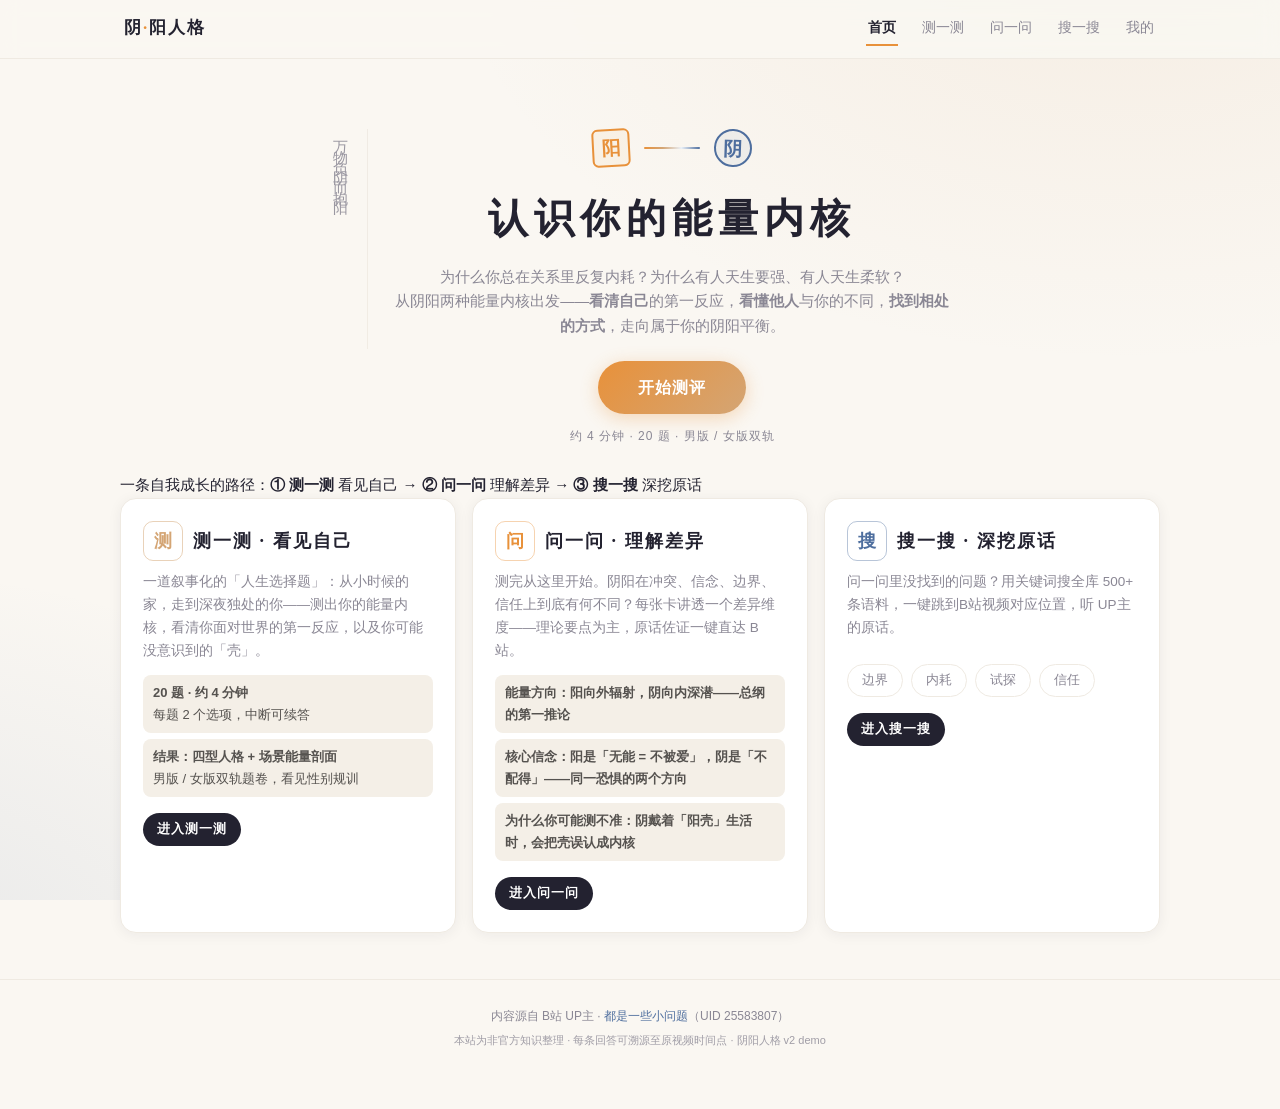
<file: preview-static.html>
<!DOCTYPE html>
<html lang="zh-CN">
<head>
<meta charset="UTF-8">
<meta name="viewport" content="width=device-width, initial-scale=1.0, viewport-fit=cover">
<title>阴阳人格 · 问一问 测一测 搜一搜</title>
<style>
/* ================= 晨昏光谱 + 克制国风 设计系统 ================= */
:root{
  --paper:#FAF7F2; --card:#FFFFFF; --ink:#232230; --fog:#8A8794;
  --yang:#E8913A; --amber:#D4A574; --yin:#4E6E9E; --moon:#EAF0F7;
  --cinnabar:#B5483A; --line:#EFEAE2; --soft:#F4EFE7;
  --r:16px; --shadow:0 2px 14px rgba(35,34,48,.06);
}
*{margin:0;padding:0;box-sizing:border-box;-webkit-tap-highlight-color:transparent;}
html{scroll-behavior:smooth;}
body{
  font-family:-apple-system,BlinkMacSystemFont,"PingFang SC","Hiragino Sans GB","Microsoft YaHei",sans-serif;
  background:var(--paper);color:var(--ink);line-height:1.7;font-size:15px;
  background-image:
    radial-gradient(1100px 700px at 88% -8%, rgba(212,165,116,.12), transparent 62%),
    radial-gradient(900px 650px at -8% 108%, rgba(78,110,158,.10), transparent 62%);
  background-attachment:fixed;
  -webkit-font-smoothing:antialiased;
  padding-bottom:72px; /* tabbar */
}
.serif{font-family:"Songti SC","Noto Serif SC","STSong","SimSun",serif;}
a{color:inherit;text-decoration:none;}
button{font-family:inherit;}
.num{font-variant-numeric:tabular-nums;}
mark{background:rgba(212,165,116,.35);color:inherit;border-radius:3px;padding:0 2px;}

/* ── 顶部轻导航（桌面） ── */
.topnav{display:none;position:sticky;top:0;z-index:50;background:rgba(250,247,242,.88);backdrop-filter:blur(10px);-webkit-backdrop-filter:blur(10px);border-bottom:1px solid var(--line);}
.tn-inner{max-width:1080px;margin:0 auto;display:flex;align-items:center;justify-content:space-between;padding:12px 24px;}
.tn-brand{font-weight:700;letter-spacing:2px;font-size:17px;}
.tn-brand .dot{color:var(--yang);}
.tn-nav{display:flex;gap:22px;font-size:14px;color:var(--fog);}
.tn-nav a{padding:4px 2px;border-bottom:2px solid transparent;}
.tn-nav a.on{color:var(--ink);border-bottom-color:var(--yang);font-weight:600;}

/* ── 底部 tab bar（移动） ── */
.tabbar{position:fixed;left:0;right:0;bottom:0;z-index:60;display:flex;background:rgba(255,255,255,.86);backdrop-filter:blur(14px);-webkit-backdrop-filter:blur(14px);border-top:1px solid var(--line);padding:6px 4px calc(6px + env(safe-area-inset-bottom));}
.tabbar a{flex:1;display:flex;flex-direction:column;align-items:center;gap:1px;font-size:10.5px;color:var(--fog);padding:4px 0;border-radius:10px;}
.tabbar .ticon{width:26px;height:26px;border-radius:8px;display:flex;align-items:center;justify-content:center;font-size:13px;font-weight:700;border:1.5px solid transparent;}
.tabbar a.on{color:var(--ink);font-weight:600;}
.tabbar a.on .ticon{border-color:currentColor;}
.tabbar a.on .ticon.t-home{color:var(--cinnabar);}
.tabbar a.on .ticon.t-qa{color:var(--yang);}
.tabbar a.on .ticon.t-test{color:var(--amber);}
.tabbar a.on .ticon.t-search{color:var(--yin);}
.tabbar a.on .ticon.t-me{color:var(--ink);}

/* ── 布局 ── */
.page{display:none;min-height:60vh;}
.page.active{display:block;}
.container{max-width:1080px;margin:0 auto;padding:0 20px;}
.page-head{padding:30px 20px 6px;}
.page-head h2{font-size:26px;letter-spacing:3px;}
.page-head .page-sub{color:var(--fog);font-size:13.5px;margin-top:4px;}
.ch{font-size:12px;color:var(--fog);letter-spacing:2px;margin-bottom:6px;display:flex;align-items:center;gap:8px;}
.ch::before{content:'';width:26px;height:1px;background:var(--amber);display:inline-block;}

/* ── 印章徽标 ── */
.seal{display:inline-flex;align-items:center;justify-content:center;font-weight:700;line-height:1;user-select:none;}
.seal-yang{width:38px;height:38px;border:2px solid var(--yang);color:var(--yang);border-radius:6px;font-size:19px;background:rgba(232,145,58,.06);transform:rotate(-3deg);}
.seal-yin{width:38px;height:38px;border:2px solid var(--yin);color:var(--yin);border-radius:50%;font-size:19px;background:rgba(78,110,158,.06);transform:rotate(2deg);}
.seal-sm{width:26px;height:26px;font-size:14px;}
.seal-lg{width:56px;height:56px;font-size:28px;}
.adv-badge{display:inline-block;font-size:10.5px;color:#fff;background:var(--cinnabar);border-radius:4px;padding:1px 6px;letter-spacing:1px;transform:rotate(-2deg);font-weight:600;}

/* ── 首页 ── */
.hero{max-width:1080px;margin:0 auto;padding:56px 24px 26px;display:flex;gap:24px;align-items:stretch;justify-content:center;}
.hero-vertical{writing-mode:vertical-rl;letter-spacing:10px;color:var(--fog);font-size:15px;border-right:1px solid var(--line);padding-right:14px;height:220px;opacity:.85;}
.hero-main{text-align:center;max-width:560px;}
.hero-seals{display:flex;align-items:center;justify-content:center;gap:14px;margin-bottom:18px;}
.hero-dash{width:56px;height:2px;background:linear-gradient(90deg,var(--yang),var(--amber),var(--moon),var(--yin));border-radius:2px;}
.hero h1{font-size:34px;letter-spacing:6px;font-weight:700;}
.hero-sub{color:var(--fog);font-size:14.5px;margin:12px 0 22px;}
.hero-meta{font-size:12px;color:var(--fog);margin-top:12px;letter-spacing:1px;}
.last-strip{display:flex;align-items:center;gap:12px;background:var(--card);border:1px solid var(--line);border-radius:var(--r);box-shadow:var(--shadow);padding:14px 16px;margin:18px 0;flex-wrap:wrap;}
.last-strip .lbl{font-size:12px;color:var(--fog);}
.plate-grid{display:grid;grid-template-columns:1fr;gap:16px;padding-bottom:26px;}
.plate{background:var(--card);border:1px solid var(--line);border-radius:var(--r);box-shadow:var(--shadow);padding:22px;display:flex;flex-direction:column;gap:10px;}
.plate-top{display:flex;align-items:center;gap:10px;}
.plate-ico{width:40px;height:40px;border-radius:10px;display:flex;align-items:center;justify-content:center;font-weight:700;font-size:18px;font-family:"Songti SC","SimSun",serif;}
.plate h3{font-size:18px;letter-spacing:2px;}
.plate p{color:var(--fog);font-size:13.5px;}
.plate .previews{display:flex;flex-direction:column;gap:6px;margin-top:2px;}
.plate .pv{font-size:13px;color:#55524f;padding:7px 10px;background:var(--soft);border-radius:8px;cursor:pointer;transition:background .15s;}
.plate .pv:hover{background:var(--moon);}
.plate .pv .q{font-weight:600;}
.plate .go{margin-top:6px;align-self:flex-start;}

/* ── 按钮 ── */
.btn{display:inline-flex;align-items:center;justify-content:center;gap:6px;background:var(--ink);color:#fff;border:none;border-radius:50px;padding:11px 26px;font-size:14.5px;font-weight:600;cursor:pointer;letter-spacing:1px;transition:transform .15s,opacity .15s;}
.btn:hover{opacity:.92;}
.btn:active{transform:scale(.97);}
.btn-cta{background:linear-gradient(135deg,var(--yang),var(--amber));color:#fff;box-shadow:0 4px 18px rgba(232,145,58,.32);padding:13px 40px;font-size:16px;}
.btn-ghost{background:transparent;color:var(--fog);border:1.5px solid var(--line);}
.btn-ghost:hover{color:var(--ink);opacity:1;}
.btn-sm{padding:6px 14px;font-size:12.5px;}
.btn:disabled{opacity:.35;cursor:not-allowed;}

/* ── 徽标 chips ── */
.chip-row{display:flex;gap:8px;flex-wrap:wrap;margin:8px 0;}
.chip{border:1px solid var(--line);background:var(--card);color:var(--fog);border-radius:50px;padding:5px 14px;font-size:12.5px;cursor:pointer;transition:all .15s;}
.chip.on{background:var(--ink);color:#fff;border-color:var(--ink);font-weight:600;}
.chip:hover{color:var(--ink);}
.chip.on:hover{color:#fff;}
.scene-chip{display:inline-block;font-size:11px;border-radius:6px;padding:1px 7px;margin-left:6px;background:var(--soft);color:var(--fog);}
.scene-love{background:#fdeef2;color:#b05672;}
.scene-work{background:#eef3f9;color:#4e6e9e;}
.scene-family{background:#fbf1e6;color:#a9762f;}
.cat-badge{display:inline-block;font-size:11px;color:var(--amber);border:1px solid rgba(212,165,116,.55);border-radius:4px;padding:0 6px;letter-spacing:1px;}

/* ── 问一问 ── */
.reco-box{background:linear-gradient(135deg,rgba(232,145,58,.08),rgba(78,110,158,.07));border:1px solid var(--line);border-radius:var(--r);padding:16px 18px;margin-top:14px;}
.reco-box h4{font-size:14px;letter-spacing:1px;margin-bottom:8px;}
.reco-box .reco-item{font-size:13.5px;padding:6px 0;color:#55524f;cursor:pointer;}
.reco-box .reco-item:hover{color:var(--ink);}
.qa-grid{column-count:1;column-gap:16px;margin-top:12px;padding-bottom:30px;}
.qcard{break-inside:avoid;background:var(--card);border:1px solid var(--line);border-radius:var(--r);box-shadow:var(--shadow);padding:20px;margin-bottom:16px;cursor:pointer;}
.qcard-q{font-size:19px;font-weight:700;line-height:1.5;margin:8px 0 8px;}
.qcard-brief{font-size:14px;color:#55524f;}
.qcard-toggle{font-size:12px;color:var(--fog);margin-top:12px;letter-spacing:1px;}
.qcard-body{display:none;margin-top:14px;border-top:1px dashed var(--line);padding-top:14px;}
.qcard.open{cursor:default;}
.qcard.open .qcard-body{display:block;}
.qcard.open .qcard-toggle{display:none;}
.ev-item{background:var(--soft);border-radius:12px;padding:12px 14px;margin-bottom:10px;font-size:13.5px;line-height:1.8;}
.ev-head{display:flex;align-items:center;gap:8px;margin-bottom:6px;flex-wrap:wrap;}
.ts-badge{display:inline-block;font-size:11px;color:#fff;background:var(--yin);border-radius:5px;padding:1px 7px;font-variant-numeric:tabular-nums;}
.bv-badge{display:inline-block;font-size:11px;color:var(--fog);}
.btn-bili{display:inline-block;font-size:11.5px;color:var(--yin);border:1px solid rgba(78,110,158,.4);border-radius:50px;padding:1px 10px;margin-left:auto;}
.btn-bili:hover{background:var(--moon);}
.quote{border-left:3px solid var(--amber);background:rgba(212,165,116,.08);border-radius:0 10px 10px 0;padding:10px 14px;font-size:14.5px;font-weight:500;margin:12px 0;}
.qcard-foot{display:flex;align-items:center;gap:10px;margin-top:12px;flex-wrap:wrap;}
.video-src{font-size:11.5px;color:var(--fog);flex:1;min-width:120px;}
.share-tip{font-size:11.5px;color:var(--fog);margin-top:10px;}
.share-note{background:var(--moon);border-radius:10px;padding:10px 14px;font-size:13px;margin-bottom:14px;}
.empty-tip{text-align:center;color:var(--fog);padding:50px 0;font-size:14px;}

/* ── 测一测 ── */
.t-cover{max-width:640px;margin:0 auto;padding:54px 24px 40px;text-align:center;}
.t-cover h2{font-size:27px;letter-spacing:3px;line-height:1.6;}
.t-cover .sub{color:var(--fog);font-size:14px;margin:14px 0 26px;}
.gender-cards{display:flex;gap:14px;justify-content:center;margin-bottom:20px;flex-wrap:wrap;}
.gcard{flex:1;min-width:150px;max-width:220px;background:var(--card);border:1.5px solid var(--line);border-radius:var(--r);padding:22px 10px;cursor:pointer;transition:all .2s;}
.gcard:hover{border-color:var(--amber);box-shadow:var(--shadow);transform:translateY(-2px);}
.gcard .seal{margin:0 auto 10px;}
.gcard b{font-size:16px;letter-spacing:2px;display:block;}
.gcard span{font-size:11.5px;color:var(--fog);}
.t-cover .links{margin-top:18px;font-size:13px;color:var(--fog);}
.t-cover .links a{color:var(--yin);margin:0 8px;}
.ch-head{position:sticky;top:0;z-index:30;background:rgba(250,247,242,.94);backdrop-filter:blur(10px);-webkit-backdrop-filter:blur(10px);border-bottom:1px solid var(--line);padding:12px 20px 10px;max-width:640px;margin:0 auto;}
.progress-bar{background:var(--line);height:4px;border-radius:2px;overflow:hidden;}
.progress-fill{height:100%;background:linear-gradient(90deg,var(--yang),var(--amber));border-radius:2px;transition:width .4s;width:0;}
.progress-meta{display:flex;justify-content:space-between;font-size:12px;color:var(--fog);margin-top:6px;}
.t-flow{max-width:640px;margin:0 auto;padding:20px 20px 40px;}
.ch-intro{padding:70px 10px;text-align:center;}
.ch-intro .ch-no{font-size:12px;letter-spacing:4px;color:var(--amber);}
.ch-intro h3{font-size:26px;letter-spacing:4px;margin:14px 0 20px;}
.ch-intro p{color:#55524f;font-size:14.5px;max-width:420px;margin:0 auto 34px;text-align:left;}
.q-panel{background:var(--card);border:1px solid var(--line);border-radius:var(--r);box-shadow:var(--shadow);padding:26px 22px;}
.q-tag{font-size:11.5px;color:var(--amber);letter-spacing:1px;}
.q-text{font-size:17.5px;font-weight:600;line-height:1.6;margin:10px 0 20px;}
.q-opt{display:block;width:100%;text-align:left;background:#fbfaf7;border:1.5px solid var(--line);border-radius:14px;padding:14px 16px;margin-bottom:12px;font-size:14.5px;line-height:1.65;cursor:pointer;color:var(--ink);transition:all .15s;}
.q-opt:hover{border-color:var(--amber);}
.q-opt.selected{border-color:var(--yang);background:rgba(232,145,58,.07);box-shadow:0 0 0 2px rgba(232,145,58,.14);}
.q-opt .opt-label{display:inline-flex;width:24px;height:24px;border-radius:50%;background:var(--soft);color:var(--fog);align-items:center;justify-content:center;font-size:12px;font-weight:700;margin-right:10px;flex-shrink:0;}
.q-opt.selected .opt-label{background:var(--yang);color:#fff;}
.q-nav{display:flex;gap:10px;margin-top:18px;}
.review-item{background:var(--card);border:1px solid var(--line);border-radius:var(--r);padding:16px 18px;margin-bottom:12px;}
.review-q{font-size:13px;color:var(--fog);margin-bottom:6px;}
.review-a{font-size:14.5px;font-weight:600;margin-bottom:8px;}
.review-link{font-size:12.5px;color:var(--yin);}
.review-link:hover{text-decoration:underline;}

/* ── 结果页 ── */
.result-wrap{max-width:640px;margin:0 auto;padding:26px 20px 50px;}
.r-zone{background:var(--card);border:1px solid var(--line);border-radius:var(--r);box-shadow:var(--shadow);padding:22px;margin-bottom:16px;}
.r-tag{font-size:11.5px;color:var(--fog);letter-spacing:2px;display:flex;align-items:center;gap:8px;margin-bottom:12px;}
.r-tag::after{content:'';flex:1;height:1px;background:var(--line);}
.verdict-head{display:flex;align-items:center;gap:16px;}
.verdict-head .vh-info{flex:1;}
.verdict-name{font-size:25px;font-weight:700;letter-spacing:2px;}
.verdict-sub{color:var(--fog);font-size:13px;}
.verdict-slogan{font-size:14.5px;color:#55524f;margin:14px 0;font-style:italic;}
.k-row{display:flex;align-items:center;gap:12px;flex-wrap:wrap;}
.k-num{font-size:30px;font-weight:700;font-variant-numeric:tabular-nums;}
.k-bar{flex:1;min-width:140px;height:10px;border-radius:5px;overflow:hidden;background:linear-gradient(90deg,var(--moon),#fff);border:1px solid var(--line);display:flex;}
.k-fill-yang{background:linear-gradient(90deg,var(--yang),var(--amber));height:100%;}
.k-fill-yin{background:linear-gradient(90deg,var(--moon),var(--yin));height:100%;flex:1;}
.conf-badge{display:inline-block;font-size:12px;border-radius:50px;padding:2px 12px;font-weight:600;}
.conf-high{background:rgba(212,165,116,.18);color:#8a6a3a;}
.conf-mid{background:var(--moon);color:var(--yin);}
.traits{margin-top:8px;}
.trait{position:relative;padding:7px 0 7px 18px;font-size:13.5px;color:#55524f;border-bottom:1px dashed var(--soft);}
.trait:last-child{border-bottom:none;}
.trait::before{content:'';position:absolute;left:2px;top:15px;width:7px;height:7px;border-radius:2px;background:var(--amber);transform:rotate(45deg);}
.trait b{color:var(--ink);}
.crit-box{background:var(--moon);border-radius:12px;padding:12px 16px;font-size:13.5px;margin-top:14px;}
.crit-box a{color:var(--yin);font-weight:600;}
.mask-box{border:1.5px solid rgba(212,165,116,.6);background:linear-gradient(135deg,rgba(212,165,116,.10),rgba(250,247,242,.4));}
.mask-box p{font-size:14px;margin:6px 0 12px;}
.shell-box{border:1.5px solid rgba(78,110,158,.5);background:linear-gradient(135deg,rgba(78,110,158,.08),rgba(234,240,247,.5));}
.shell-box h4{color:var(--yin);font-size:16px;letter-spacing:1px;}
.pillars{display:flex;flex-direction:column;gap:14px;margin-top:6px;}
.pillar{cursor:pointer;}
.pillar-top{display:flex;justify-content:space-between;font-size:13px;margin-bottom:5px;}
.pillar-top .pv-pct{font-variant-numeric:tabular-nums;color:var(--fog);}
.pillar-bar{height:12px;border-radius:6px;overflow:hidden;display:flex;border:1px solid var(--line);}
.pillar-yang{background:linear-gradient(90deg,var(--yang),var(--amber));height:100%;}
.pillar-yin{background:linear-gradient(90deg,var(--moon),var(--yin));height:100%;flex:1;}
.discipline{font-size:12.5px;color:var(--fog);margin-top:14px;text-align:center;}
.deep-item{display:flex;align-items:baseline;gap:8px;padding:9px 0;border-bottom:1px dashed var(--soft);cursor:pointer;font-size:14px;}
.deep-item:last-child{border-bottom:none;}
.deep-item:hover .dq{color:var(--yang);}
.deep-item .dq{font-weight:600;}
.deep-item .db{color:var(--fog);font-size:12.5px;flex-shrink:0;}
details.deep-wrap summary{cursor:pointer;font-size:13.5px;color:var(--yin);list-style:none;}
details.deep-wrap summary::-webkit-details-marker{display:none;}
details.deep-wrap summary::before{content:'▸ ';}
details.deep-wrap[open] summary::before{content:'▾ ';}
.steps li{margin:0 0 8px 18px;font-size:13.5px;color:#55524f;}
.steps li::marker{color:var(--amber);}
.pair-card{border:1px solid var(--line);border-radius:14px;padding:14px 16px;margin-bottom:12px;background:#fbfaf7;}
.pair-head{display:flex;align-items:center;gap:10px;margin-bottom:8px;flex-wrap:wrap;}
.pair-head b{font-size:14.5px;}
.pair-vs{font-size:12px;color:var(--fog);letter-spacing:1px;}
.pair-tag{font-size:11px;border-radius:6px;padding:1px 8px;font-weight:600;background:var(--soft);color:#8a6a3a;}
.pair-tag.best{background:rgba(212,165,116,.2);color:#8a6a3a;}
.pair-tag.mirror{background:var(--moon);color:var(--yin);}
.pair-tag.challenge{background:#fbeae7;color:var(--cinnabar);}
.pair-tag.same{background:#f3e6e4;color:var(--cinnabar);}
.pair-text{font-size:13.5px;color:#55524f;}
.pair-avatars{display:flex;align-items:center;gap:8px;}
.save-note{font-size:12.5px;color:var(--fog);text-align:center;margin-top:6px;}

/* ── 搜一搜 ── */
.search-box{display:flex;gap:10px;margin:16px 0 8px;}
.search-box input{flex:1;border:1.5px solid var(--line);background:var(--card);border-radius:50px;padding:12px 20px;font-size:15px;outline:none;color:var(--ink);}
.search-box input:focus{border-color:var(--amber);}
.search-sec{margin:18px 0 8px;font-size:13px;color:var(--fog);letter-spacing:1px;display:flex;align-items:center;gap:8px;}
.search-sec::after{content:'';flex:1;height:1px;background:var(--line);}
.s-qa{background:var(--card);border:1px solid var(--line);border-radius:var(--r);box-shadow:var(--shadow);padding:16px 18px;margin-bottom:12px;cursor:pointer;}
.s-qa .sq-q{font-size:15.5px;font-weight:700;margin-bottom:4px;}
.s-qa .sq-b{font-size:13px;color:var(--fog);}
.s-corpus{background:var(--card);border:1px solid var(--line);border-radius:12px;padding:12px 16px;margin-bottom:10px;display:flex;align-items:center;gap:10px;flex-wrap:wrap;}
.s-corpus .sc-t{font-size:14px;font-weight:600;}
.s-corpus .sc-meta{font-size:11.5px;color:var(--fog);}
.s-corpus .sc-go{margin-left:auto;font-size:12px;color:var(--yin);border:1px solid rgba(78,110,158,.4);border-radius:50px;padding:2px 12px;flex-shrink:0;}
.corpus-badge{font-size:11px;color:var(--fog);background:var(--soft);border-radius:5px;padding:1px 7px;}
.hint-chips{display:flex;gap:8px;flex-wrap:wrap;margin-top:12px;}

/* ── 我的 ── */
.me-item{background:var(--card);border:1px solid var(--line);border-radius:var(--r);box-shadow:var(--shadow);padding:16px 18px;margin-bottom:12px;cursor:pointer;display:flex;align-items:center;gap:14px;flex-wrap:wrap;}
.me-item .mi-date{font-size:12px;color:var(--fog);font-variant-numeric:tabular-nums;}
.me-item .mi-type{font-weight:700;font-size:16px;letter-spacing:1px;}
.me-item .mi-sc{font-size:12px;color:var(--fog);}
.me-actions{display:flex;gap:10px;margin:14px 0 30px;flex-wrap:wrap;}

/* ── 页脚 ── */
.site-footer{text-align:center;font-size:12px;color:var(--fog);padding:26px 20px 30px;border-top:1px solid var(--line);margin-top:20px;}
.site-footer a{color:var(--yin);}
.site-footer .src{display:block;margin-top:4px;font-size:11px;opacity:.8;}

/* ── toast / 微信提示层 ── */
.toast{position:fixed;left:50%;bottom:96px;transform:translateX(-50%) translateY(20px);background:rgba(35,34,48,.92);color:#fff;font-size:13.5px;border-radius:50px;padding:9px 22px;opacity:0;pointer-events:none;transition:all .3s;z-index:99;max-width:80vw;text-align:center;}
.toast.show{opacity:1;transform:translateX(-50%) translateY(0);}
.wechat-layer{position:fixed;inset:0;background:rgba(35,34,48,.55);z-index:98;display:none;align-items:center;justify-content:center;padding:30px;}
.wechat-layer.show{display:flex;}
.wechat-card{background:var(--card);border-radius:var(--r);padding:28px 24px;max-width:340px;text-align:center;}
.wechat-card h4{font-size:17px;margin-bottom:10px;letter-spacing:1px;}
.wechat-card p{font-size:13.5px;color:#55524f;margin-bottom:16px;}

/* ── 桌面 ── */
@media (min-width:721px){
  body{padding-bottom:30px;}
  .tabbar{display:none;}
  .topnav{display:block;}
  .qa-grid{column-count:2;}
  .plate-grid{grid-template-columns:repeat(3,1fr);}
  .hero{padding-top:70px;}
  .hero h1{font-size:40px;}
}
</style>
</head>
<body>
<style>
/* 核心知识卡样式（汇合装配 · 主控注入） */
.core-badge{display:inline-block;background:linear-gradient(135deg,#B5483A,#9a3a2f);color:#faf3ec;font-size:11px;font-weight:700;padding:2px 8px;border-radius:3px;margin-left:6px;letter-spacing:2px;box-shadow:0 1px 3px rgba(181,72,58,.3)}
.seq-badge{display:inline-block;background:rgba(35,34,48,.06);border:1px solid rgba(35,34,48,.14);color:#232230;font-size:11px;font-weight:700;padding:2px 8px;border-radius:3px;margin-left:6px;font-variant-numeric:tabular-nums}
.insight-list{margin:10px 0 4px;display:flex;flex-direction:column;gap:6px}
.insight-item{display:flex;gap:9px;padding:8px 12px;border-left:2.5px solid #D4A574;background:linear-gradient(90deg,rgba(212,165,116,.09),rgba(212,165,116,.02));border-radius:0 10px 10px 0;font-size:14px;line-height:1.75;color:#3a3946}
.insight-item .ii-n{flex:none;color:#B5483A;font-weight:700;font-family:"Noto Serif SC","Songti SC","STSong","SimSun",serif;font-size:13px;padding-top:1px}
.ev-head{font-size:12px;color:#8A8794;margin:10px 0 6px;letter-spacing:.5px}
.ev-item{display:flex;gap:10px;align-items:flex-start;padding:8px 2px;border-bottom:1px dashed rgba(0,0,0,.06);font-size:13px;line-height:1.8}
.ev-item .ev-quote{color:#5a5866;font-style:normal}
.ev-item .ev-go{flex:none;width:30px;height:30px;display:flex;align-items:center;justify-content:center;color:#E8913A;font-size:13px;text-decoration:none;border:1.5px solid rgba(232,145,58,.55);border-radius:50%;background:rgba(232,145,58,.06);transition:all .2s}
.ev-item .ev-go:hover{background:#E8913A;color:#fff;border-color:#E8913A}
.ev-item .ev-go[data-on="1"]{background:#3A5480;color:#fff;border-color:#3A5480}
.ev-item .ev-ext{flex:none;font-size:11px;color:var(--fog);text-decoration:none;border-bottom:1px dashed rgba(120,120,140,.5);line-height:1.6;margin-top:6px;transition:color .2s,border-color .2s}
.ev-item .ev-ext:hover{color:var(--yin);border-bottom-color:var(--yin)}
.ev-player{flex:0 0 100%;margin:2px 0 4px}
.evp-frame{width:100%;aspect-ratio:16/9;border-radius:10px;border:1px solid rgba(212,165,116,.35);background:#1c1c24;display:block;animation:evpIn .25s ease}
.evp-spin{width:100%;aspect-ratio:16/9;border-radius:10px;border:1px solid rgba(212,165,116,.35);background:#1c1c24;display:flex;align-items:center;justify-content:center}
.evp-spin::after{content:"";width:26px;height:26px;border:3px solid rgba(232,145,58,.25);border-top-color:#E8913A;border-radius:50%;animation:evpSpin .8s linear infinite}
@keyframes evpIn{from{opacity:0;transform:translateY(4px)}to{opacity:1;transform:none}}
@keyframes evpSpin{to{transform:rotate(360deg)}}
/* 标题加粗；要点正文常规、仅引导词粗体（条内分层） */
.qcard .qcard-q{font-weight:800}
.insight-item{font-weight:400;color:#4a4956}
.insight-item b{font-weight:700;color:#232230}
.insight-item .ii-n{font-weight:800}
</style>

<div class="toast" id="toast"></div>
<div class="wechat-layer" id="wechatLayer" onclick="hideWechat()">
  <div class="wechat-card" onclick="event.stopPropagation()">
    <h4>分享给朋友</h4>
    <p>文案已复制。在微信里可以<b>长按截图发给朋友</b>，或点右上角「···」把本页直接分享出去。</p>
    <button class="btn btn-sm" onclick="hideWechat()">知道了</button>
  </div>
</div>

<header class="topnav">
  <div class="tn-inner">
    <a class="tn-brand serif" href="#home">阴<span class="dot">·</span>阳人格</a>
    <nav class="tn-nav" id="tnNav">
      <a href="#home" data-r="home">首页</a>
      <a href="#test" data-r="test">测一测</a>
      <a href="#qa" data-r="qa">问一问</a>
      <a href="#search" data-r="search">搜一搜</a>
      <a href="#me" data-r="me">我的</a>
    </nav>
  </div>
</header>

<main id="main">
  <!-- ═══════════ 门户首页 ═══════════ -->
  <section class="page" id="page-home">
    <div class="hero">
      <div class="hero-vertical serif">万物负阴而抱阳</div>
      <div class="hero-main">
        <div class="hero-seals">
          <span class="seal seal-yang">阳</span>
          <span class="hero-dash"></span>
          <span class="seal seal-yin">阴</span>
        </div>
        <h1 class="serif">认识你的能量内核</h1>
        <p class="hero-sub">为什么你总在关系里反复内耗？为什么有人天生要强、有人天生柔软？<br>从阴阳两种能量内核出发——<b>看清自己</b>的第一反应，<b>看懂他人</b>与你的不同，<b>找到相处的方式</b>，走向属于你的阴阳平衡。</p>
        <a class="btn btn-cta" href="#test">开始测评</a>
        <div class="hero-meta">约 4 分钟 · 20 题 · 男版 / 女版双轨</div>
      </div>
    </div>
    <div class="container">
      <div id="homeLastResult"></div>
      <div class="path-flow">一条自我成长的路径：<b>① 测一测</b> 看见自己 <span class="pf-arrow">→</span> <b>② 问一问</b> 理解差异 <span class="pf-arrow">→</span> <b>③ 搜一搜</b> 深挖原话</div>
      <div class="plate-grid">
        <div class="plate">
          <div class="plate-top"><span class="plate-ico" style="color:var(--amber);border:1.5px solid rgba(212,165,116,.5);">测</span><h3 class="serif">测一测 · 看见自己</h3></div>
          <p>一道叙事化的「人生选择题」：从小时候的家，走到深夜独处的你——测出你的能量内核，看清你面对世界的第一反应，以及你可能没意识到的「壳」。</p>
          <div class="previews">
            <div class="pv"><span class="q">20 题 · 约 4 分钟</span><br>每题 2 个选项，中断可续答</div>
            <div class="pv"><span class="q">结果：四型人格 + 场景能量剖面</span><br>男版 / 女版双轨题卷，看见性别规训</div>
          </div>
          <a class="btn btn-sm go" href="#test">进入测一测</a>
        </div>
        <div class="plate">
          <div class="plate-top"><span class="plate-ico" style="color:var(--yang);border:1.5px solid rgba(232,145,58,.4);">问</span><h3 class="serif">问一问 · 理解差异</h3></div>
          <p>测完从这里开始。阴阳在冲突、信念、边界、信任上到底有何不同？每张卡讲透一个差异维度——理论要点为主，原话佐证一键直达 B站。</p>
          <div class="previews" id="homeQaPreview"></div>
          <a class="btn btn-sm go" href="#qa">进入问一问</a>
        </div>
        <div class="plate">
          <div class="plate-top"><span class="plate-ico" style="color:var(--yin);border:1.5px solid rgba(78,110,158,.4);">搜</span><h3 class="serif">搜一搜 · 深挖原话</h3></div>
          <p>问一问里没找到的问题？用关键词搜全库 500+ 条语料，一键跳到B站视频对应位置，听 UP主 的原话。</p>
          <div class="previews">
            <div class="pv hint-chips" style="background:transparent;padding:0;">
              <span class="chip" onclick="goSearch('边界')">边界</span>
              <span class="chip" onclick="goSearch('内耗')">内耗</span>
              <span class="chip" onclick="goSearch('试探')">试探</span>
              <span class="chip" onclick="goSearch('信任')">信任</span>
            </div>
          </div>
          <a class="btn btn-sm go" href="#search">进入搜一搜</a>
        </div>
      </div>
    </div>
  </section>

  <!-- ═══════════ 问一问 ═══════════ -->
  <section class="page" id="page-qa">
    <div class="page-head">
      <div class="ch"> Knowledge · Cards </div>
      <h2 class="serif">问一问</h2>
      <p class="page-sub">一条一个知识点，回答都带 B站原话证据。</p>
    </div>
    <div class="container">
      <div id="qaShareNote"></div>
      <div id="qaRecommend"></div>
      <div class="chip-row" id="qaGroups"></div>
      <div class="chip-row" id="qaScenes"></div>
      <div class="qa-grid" id="qaList"></div>
    </div>
  </section>

  <!-- ═══════════ 测一测 ═══════════ -->
  <section class="page" id="page-test">
    <div id="testBox"></div>
  </section>

  <!-- ═══════════ 搜一搜 ═══════════ -->
  <section class="page" id="page-search">
    <div class="page-head">
      <div class="ch"> Search · Index </div>
      <h2 class="serif">搜一搜</h2>
      <p class="page-sub">问答卡 &gt; 语料条目，两级召回；深水内容仅搜索可达，请自行判断深浅。</p>
    </div>
    <div class="container">
      <div class="search-box">
        <input id="searchInput" placeholder="搜索问题、关键词、语料标题…" onkeydown="if(event.key==='Enter')runSearch()">
        <button class="btn" onclick="runSearch()">搜索</button>
      </div>
      <div id="searchOut"></div>
    </div>
  </section>

  <!-- ═══════════ 我的 ═══════════ -->
  <section class="page" id="page-me">
    <div class="page-head">
      <div class="ch"> My · Records </div>
      <h2 class="serif">我的</h2>
      <p class="page-sub">结果只存在你自己的设备里。</p>
    </div>
    <div class="container" id="meBox"></div>
  </section>
</main>

<footer class="site-footer">
  内容源自 B站 UP主 · <a href="https://space.bilibili.com/25583807" target="_blank" rel="noopener">都是一些小问题</a>（UID 25583807）
  <span class="src">本站为非官方知识整理 · 每条回答可溯源至原视频时间点 · 阴阳人格 v2 demo</span>
</footer>

<nav class="tabbar" id="tabbar">
  <a href="#home" data-r="home"><span class="ticon t-home serif">阴</span>首页</a>
  <a href="#test" data-r="test"><span class="ticon t-test serif">测</span>测一测</a>
  <a href="#qa" data-r="qa"><span class="ticon t-qa serif">问</span>问一问</a>
  <a href="#search" data-r="search"><span class="ticon t-search serif">搜</span>搜一搜</a>
  <a href="#me" data-r="me"><span class="ticon t-me serif">我</span>我的</a>
</nav>

<script src="data/data_corpus_refined.js"></script>
<script src="data/data_corpus.js"></script>
<script src="data/data_pair.js"></script>
<script src="data/data_qa.js"></script>
<script src="data/qa_core.js"></script>
<script src="data/deprecated_qa.js"></script>
<script src="data/qa_core2.js"></script>
<script src="data/qa_core3.js"></script>
<script src="data/qa_core4.js"></script>
<script src="data/qa_core5.js"></script>
<script src="data/qa_core6.js"></script>
<script src="data/qa_core7.js"></script>
<script src="data/qa_core8.js"></script>
<script src="data/qa_core9.js"></script>
<script src="data/qa_core10.js"></script>
<script src="data/qa_core11.js"></script>
<script src="data/qa_core12.js"></script>
<script src="data/qa_clips_new.js"></script>
<script src="data/quiz_male.js"></script>
<script src="data/quiz_female.js"></script>
<script>
/* =====================================================================
   阴阳人格 · 新站主脚本（Agent A）
   数据源：data_corpus.js / data_pair.js / data_qa.js（A）
          data/quiz_male.js / data/quiz_female.js（B，缺失时优雅降级）
   ===================================================================== */

/* ─────────── 数据解析（全部守卫降级） ───────────
   语料索引优先用标签体系 v2（CORPUS_REFINED：五轴、玄学紫圈篇整篇排除、advanced 以目录为准），
   缺失时回退到契约版 CORPUS_DATA（advanced=深水合集标签）。 */
var CORPUS = (typeof CORPUS_REFINED !== 'undefined' && CORPUS_REFINED && CORPUS_REFINED.length)
  ? CORPUS_REFINED
  : ((typeof CORPUS_DATA !== 'undefined') ? CORPUS_DATA : []);
var PAIR   = (typeof PAIR_DATA   !== 'undefined') ? PAIR_DATA   : {};
/* 统一问答池：data_qa.js（构建期已并入 qa_clips_new.js）为主；
   qa_clips_new.js 单独加载时按 qaId 去重兜底（防构建顺序差导致的双份/缺失）。 */
var QA = [];
(function(){
  var seen = {}, coreKp = {};
  // ① 核心层最优先（总纲命题式；同 kpId 覆盖旧场景卡）
  function absorbCore(list){
    (list||[]).forEach(function(c){
      if(!c || !c.qaId || seen[c.qaId]) return;
      seen[c.qaId] = 1; c._core = 1;
      if(c.kpId) coreKp[c.kpId] = 1;
      QA.push(c);
    });
  }
  if(typeof QA_CORE !== 'undefined') absorbCore(QA_CORE);
  if(typeof QA_CORE2 !== 'undefined') absorbCore(QA_CORE2);
  if(typeof QA_CORE3 !== 'undefined') absorbCore(QA_CORE3);
  if(typeof QA_CORE4 !== 'undefined') absorbCore(QA_CORE4);
  if(typeof QA_CORE5 !== 'undefined') absorbCore(QA_CORE5);
  if(typeof QA_CORE6 !== 'undefined') absorbCore(QA_CORE6);
  if(typeof QA_CORE7 !== 'undefined') absorbCore(QA_CORE7);
  if(typeof QA_CORE8 !== 'undefined') absorbCore(QA_CORE8);
  if(typeof QA_CORE9 !== 'undefined') absorbCore(QA_CORE9);
  if(typeof QA_CORE10 !== 'undefined') absorbCore(QA_CORE10);
  if(typeof QA_CORE11 !== 'undefined') absorbCore(QA_CORE11);
  if(typeof QA_CORE12 !== 'undefined') absorbCore(QA_CORE12);
  // ② 长尾层：data_qa（含切片）→ qa_clips_new 兜底；同 kpId 已被核心覆盖的不再入池
  var DEP = (typeof DEPRECATED_QA !== 'undefined') ? DEPRECATED_QA : [];
  var depSet = {};
  DEP.forEach(function(id){ depSet[id] = 1; });
  function push(c){
    if(!c || !c.qaId || seen[c.qaId]) return;
    if(c.kpId && coreKp[c.kpId]) return;
    if(depSet[c.qaId]) return;                 // 旧版重复主题卡：完全替代
    seen[c.qaId] = 1; QA.push(c);
  }
  if(typeof QA_DATA !== 'undefined' && QA_DATA) QA_DATA.forEach(push);
  if(typeof QA_CLIPS_NEW !== 'undefined' && QA_CLIPS_NEW && QA_CLIPS_NEW.forEach) QA_CLIPS_NEW.forEach(push);
  // ③ 学习顺序编号：按总纲教学序列给核心卡统一「第 N 讲」
  var LEARN_ORDER=["y0-01", "y0-02", "y0-05", "y0-06", "y0-07", "y0-08", "y0-09", "y0-10", "y0-03", "y0-04", "kp-a1-qiande", "y1-01", "y1-03", "y1-04", "kp-a2", "y1-06", "y1-23", "y1-24", "y1-08", "y1-11", "y1-25", "y1-07", "y1-09", "y1-10", "y1-17", "y1-15", "y1-22", "y1-13", "y1-16", "y1-20", "y1-14", "y1-12", "y1-18", "y1-19", "y1-21", "kp-a1b-bupeide", "kp-a4-yangqingan", "y0-11", "y2-03", "y2-05", "y2-06", "y2-07", "y2-08", "y2-09", "y2-10", "y2-11", "y2-12", "y2-13", "y2-14", "y2-15", "y3-01", "y3-02", "y3-03", "kp-b1-nanyang", "y3-b1a", "y3-b1b", "y3-b1c", "y3-b1d", "y3-b1e", "y3-b1f", "y3-b1g", "y3-b1h", "y3-b1i", "y3-b1j", "kp-b2-nvyang", "y3-b2a", "y3-b2b", "y3-b2c", "y3-b2d", "y3-b2e", "y3-b2f", "y3-b2g", "y3-b2h", "y3-b2i", "y3-b2j", "kp-b3-nvyin", "y3-b3a", "y3-b3b", "y3-b3c", "y3-b3d", "y3-b3e", "y3-b3f", "y3-b3g", "y3-b3h", "y3-b3i", "y3-b3j", "kp-b4-nanyin", "y3-b4a", "y3-b4b", "y3-b4c", "y3-b4d", "y3-b4e", "y3-b4f", "y3-b4g", "y3-b4h", "y3-b4i", "y3-b4j", "y3-08", "y3-09", "y3-10", "y3-11", "y3-12", "y3-13", "y3-14", "y4-01", "y4-02", "y4-03", "y4-04", "y4-p13", "y4-p31", "y4-p14", "y4-p41", "y4-p24", "y4-p42", "y4-p23", "y4-p32", "y4-p21", "y4-p12", "y4-p11", "y4-p22", "y4-p33", "y4-p34", "y4-p43", "y4-p44", "kp-a1-balance", "y5-06", "y5-07", "y5-08", "y5-02", "y5-11", "y5-12", "y5-03", "y5-04", "y5-t1", "y5-t2", "y5-t3", "y5-t4", "y5-09", "y5-10", "y5-05"];
  var orderIdx = {};
  LEARN_ORDER.forEach(function(k,i){ orderIdx[k]=i; });
  QA.filter(function(c){ return c._core; }).sort(function(a,b){
    var ia = (a.kpId in orderIdx) ? orderIdx[a.kpId] : 500 + (a.stage||9)*10;
    var ib = (b.kpId in orderIdx) ? orderIdx[b.kpId] : 500 + (b.stage||9)*10;
    return ia - ib;
  }).forEach(function(c,i){ c.seq = i+1; });
})();
var GUIDE  = (typeof RESULT_GUIDE_MAP !== 'undefined') ? RESULT_GUIDE_MAP : {};
var RD = {}; // 四型文案（旧站 RESULT_DATA 资产复用）

RD['yang-male']={
  type:'男阳 · 承重者', sub:'扛起一切的人',
  slogan:'"我扛住了全世界，却扛不住一句\'你也可以脆弱。\'"',
  core:'守护者 · 建造者',
  highlight:'最特殊之处：极度的自我保护机制——不是不愿意信任，是信任崩塌后的重建成本太高，索性不建了',
  traits:[
    '信任壁垒：信任是一面砖墙——一块砖一块砖垒起来，一件事就能崩塌，百件事才能重建',
    '底色：用"扛"代替"说"——行动即存在，存在即责任',
    '隐藏恐惧：无能=不被爱——所以必须永远强大、永远正确',
    '独特认同：通过被需要来确认自我价值——"如果我不扛了，我还是谁？"'
  ],
  belief:{root:'无能恐惧',rootDesc:'"如果我没能力，就不配被爱"',
    deepest:'最深恐惧不是"不被爱"，而是"无能=不被爱"——一旦暴露弱点，就等于失去价值与被连接的资格。',
    trigger:'被触及时反应：向外行动——用"我必须更强、更正确"去盖过恐惧，而不是面对它。',
    direction:'我的存在本身就有价值，不需要用"强大正确"来换。'},
  growthDir:'阳者学柔 · 从"一个人扛"走向"敢被接住"，让刚与柔共存',
  steps:[
    '学习"被接住"：从最小的事练习说"我需要你"——哪怕只是让伴侣递杯水。',
    '觉察"过度负责=控制"：放手不是失职，是信任的开始；你不必为所有人的情绪买单。',
    '练习"臣服"：不是变弱，是把控制权交给值得信任的人——对他人的臣服是你的最高信任认证与终极勇气。',
    '给防御留出口：在唯一信任的人面前允许自己放下防备（不是表演强大），用轻松的方式化解紧绷。',
    '区分"扛责任"与"扛一切"：建立柔韧边界，像竹子能弯能直。'
  ],
  relationMode:'你习惯站在"保护者/给予者"的位置。你很难开口要，但会在关键时刻顶上。你不是不会爱，而是习惯用行动代替表达。'
};
RD['yang-female']={
  type:'女阳 · 破局者', sub:'打破框架的人',
  slogan:'"不是我喜欢一个人扛——是每一次想要被接住，都扑了空。"',
  core:'战士 · 破局者',
  highlight:'她不是"太强势"，她只是太早学会了自己扛——女阳的坚硬不是攻击，是防御',
  traits:[
    '天生反叛——社会期待她柔软，但她的内核是直面和行动',
    '底色：用"搞定事情"来证明自我价值——"我能行，我不需要任何人"',
    '隐藏恐惧：示弱=被吞噬——"如果我示弱了，谁替我扛？谁能接住我？"',
    '独特拉扯：在"我不需要任何人"的铠甲和"其实我也需要被接住"的渴望之间反复横跳'
  ],
  belief:{root:'无能恐惧 + 独立自爱的本能',rootDesc:'底色"我能行，我不需要任何人"，叠加"女性身份 vs 阳性本质"的内在冲突',
    deepest:'最深恐惧：示弱=被吞噬——"如果我示弱了，谁替我扛？谁接得住我？"',
    trigger:'被触及时反应：用"搞定事情"证明价值，把真实脆弱越锁越深。',
    direction:'我的强不是错，柔也不是弱；刚柔并济才是完整的我。'},
  growthDir:'阳者学柔 · 在"能扛"之外，允许自己也被接住',
  steps:[
    '练习"示弱=最高级别的向下兼容"：先在小事上说"我不行，你来帮我"——这需要练，不是道理懂了就成。',
    '接纳"女性身份与阳性内核的共存"：你的强不是错，柔也不是弱。',
    '找到理解与欣赏你的人群（尤其能接住你强度的人），平衡独立与连接。',
    '区分"坚强"与"僵硬"：真正的力量是柔韧的，像竹子能弯能直。',
    '把"较劲"升华为创造与突破：用建设性方式释放攻击性。'
  ],
  relationMode:'你需要平等、空间和被看见。你讨厌被控制，也讨厌被当成"该温柔一点"的女人。你的课题不是变得柔软，而是找到能接住你强度的人。'
};
RD['yin-female']={
  type:'女阴 · 连接者', sub:'用心连接的人',
  slogan:'"我给了这么多，不过是在等一句——你不用做任何事，就已经足够了。"',
  core:'滋养者 · 连接者',
  highlight:'最特殊之处：她的付出里藏着一句未说出口的话——"我给了你这么多，换你坚定选择我可以吗"',
  traits:[
    '用付出来确认关系安全——"我给了这么多，你就不会离开我了吧？"',
    '底色：关系即存在——通过被爱来确认自我，没有连接就没有安全感',
    '隐藏恐惧：不被爱=不存在——测试行为的背后是"怕被抛弃"的深层恐惧',
    '独特模式：过度关注他人需求而忽视自我——"先把他照顾好，我的感受不重要"'
  ],
  belief:{root:'不配得信念',rootDesc:'"我本身不值得被爱"',
    deepest:'最深恐惧不是孤独，而是"不被爱=不存在"；反复测试，背后是"怕被抛弃"。',
    trigger:'被触及时反应：向内归因——"你看，我果然不配"（测试越狠，越在验证恐惧）。',
    direction:'我本身就值得，不需要先付出来换取被爱的资格。'},
  growthDir:'阴者学刚 · 从"用付出去换爱"走向"我本身就值得"',
  steps:[
    '从"不配得"走向"配得"：你不需要先付出来换被爱的资格。',
    '从"测试验证"走向"信任接纳"：直接表达需求（"我想要""我需要"不是羞耻），而非暗示和试探。',
    '从"受害者心态"走向"自我负责"：放下卡普曼三角，不做自己人生的加害者。',
    '建立边界=释放攻击性：不是刻薄，而是敢于说"我不喜欢这样"；边界不是墙，是门。',
    '把"付出"从控制筹码转为真实滋养：允许自己也被接住、被爱。'
  ],
  relationMode:'你习惯用"给"来换取"留"。你渴望被需要、被珍惜，却常常因为不敢直接表达需求而委屈。你不是黏人，你只是想要确定感。'
};
RD['yin-male']={
  type:'男阴 · 深潜者', sub:'潜入深处的人',
  slogan:'"你看到的冷漠——是我用尽全力控制自己不要陷进去的样子。"',
  core:'敏感者 · 深度连接者',
  highlight:'他不是高冷，他体内的两股力量自己都搞不定自己——推和拉同时存在，不是故意的',
  traits:[
    '敏感+社会期待的双重挤压——双重枷锁，既要面对自己的敏感，又要面对"男人不该这样"',
    '底色：过度思考代替行动——"想清楚再做"的真相往往是"怕做错、怕被评判"',
    '隐藏恐惧：畏惧交付——"如果我把真心交出去，被伤害了怎么办？"',
    '独特拉扯：在"渴望深度连接"和"害怕被吞噬"之间反复横跳'
  ],
  belief:{root:'不配得信念 + 社会规训"男人要坚强"的双重枷锁',rootDesc:'底色敏感内向，但社会要求向外释放——两股力量同时拉扯',
    deepest:'最深恐惧：畏惧交付——"如果我把真心交出去，被伤害了怎么办？"',
    trigger:'被触及时反应：用暗示、回避、消失代替直接；戴一层"阳壳"保护自己。',
    direction:'我本身就值得，不需要证明；敏感是天线不是缺陷。'},
  growthDir:'阴者学刚 · 兼学阳的行动——温柔而坚定，既能深潜也能上岸',
  steps:[
    '建立自信，接纳独特性：你的敏感是优势不是弱点。',
    '发展适度的行动力与决断力：区分"融合"与"吞噬"，先做一步，做比想重要。',
    '学会直接表达需求与感受：从"暗示"走向"说出口"。',
    '把敏感从"负担"重定义为"天线"：你能察觉别人察觉不到的信号，是天赋。',
    '从阴站走向阴阳平衡：既能深潜也能上岸，温柔而坚定。'
  ],
  relationMode:'你渴望深度连接，却又害怕交付后被伤害。你常常"想靠近又退缩"，不是不爱，是太怕受伤。你需要一个能看穿你沉默的人。'
};
var TYPE_IMG = {
  'yang-male':'images/male-yang.jpg', 'yang-female':'images/female-yang.jpg',
  'yin-female':'images/female-yin.jpg', 'yin-male':'images/male-yin.jpg'
};
var TYPE_ORDER = ['yang-male','yang-female','yin-female','yin-male'];
var TYPE_SEAL = { 'yang-male':['阳','seal-yang'], 'yang-female':['阳','seal-yang'], 'yin-female':['阴','seal-yin'], 'yin-male':['阴','seal-yin'] };

/* ─────────── 工具 ─────────── */
function $(id){ return document.getElementById(id); }
function esc(s){ return String(s==null?'':s).replace(/&/g,'&amp;').replace(/</g,'&lt;').replace(/>/g,'&gt;').replace(/"/g,'&quot;'); }
function pad2(n){ return (n<10?'0':'')+n; }
function fmtDate(d){ return d.getFullYear()+'-'+pad2(d.getMonth()+1)+'-'+pad2(d.getDate())+' '+pad2(d.getHours())+':'+pad2(d.getMinutes()); }
function toast(msg){
  var t=$('toast'); t.textContent=msg; t.classList.add('show');
  clearTimeout(t._tm); t._tm=setTimeout(function(){ t.classList.remove('show'); },2200);
}
function loadJSON(key,def){ try{ var v=localStorage.getItem(key); return v?JSON.parse(v):def; }catch(e){ return def; } }
function saveJSON(key,val){ try{ localStorage.setItem(key,JSON.stringify(val)); }catch(e){} }
var K_HIST='yy_history_v2', K_PROG='yy_progress_v2';
function getHistory(){ return loadJSON(K_HIST,[]); }
function addHistory(snap){
  var h=getHistory(); h.unshift(snap);
  if(h.length>10) h=h.slice(0,10);
  saveJSON(K_HIST,h);
}
function base(){
  var u=location.href.split('#')[0].split('?')[0];
  return u;
}
function isWeChat(){ return /MicroMessenger/i.test(navigator.userAgent||''); }
function showWechat(){ $('wechatLayer').classList.add('show'); }
function hideWechat(){ $('wechatLayer').classList.remove('show'); }
function copyText(text, okMsg){
  function done(){ toast(okMsg||'已复制'); if(isWeChat()) showWechat(); }
  if(navigator.clipboard && navigator.clipboard.writeText){
    navigator.clipboard.writeText(text).then(done,function(){ legacyCopy(text); done(); });
  } else { legacyCopy(text); done(); }
}
function legacyCopy(text){
  try{
    var ta=document.createElement('textarea');
    ta.value=text; ta.style.position='fixed'; ta.style.opacity='0';
    document.body.appendChild(ta); ta.select();
    document.execCommand('copy'); document.body.removeChild(ta);
  }catch(e){}
}
function shuffleIdx(n){
  var a=[]; for(var i=0;i<n;i++)a.push(i);
  for(var j=a.length-1;j>0;j--){ var k=Math.floor(Math.random()*(j+1)); var t=a[j];a[j]=a[k];a[k]=t; }
  return a;
}
function hl(text,q){
  text=String(text==null?'':text);
  if(!q) return esc(text);
  var parts=text.split(q);
  if(parts.length===1) return esc(text);
  return parts.map(esc).join('<mark>'+esc(q)+'</mark>');
}

/* ─────────── QA 检索 ─────────── */
function qaById(id){
  if(!id) return null;
  for(var i=0;i<QA.length;i++){ if(QA[i].qaId===id) return QA[i]; }
  return null;
}
function findQa(kpLink, kpCard){
  var a;
  if(kpCard){ a=qaById(kpCard); if(a) return a; }
  if(kpLink){
    a=qaById('q-'+kpLink+'-01'); if(a) return a;
    for(var i=0;i<QA.length;i++){ if(QA[i].kpId===kpLink) return QA[i]; }
    for(var j=0;j<QA.length;j++){ if(QA[j].qaId.indexOf('q-'+kpLink)===0) return QA[j]; }
  }
  return null;
}
function goQaCard(qaId){
  if(!qaId || !qaById(qaId)){ toast('这张卡还在整理中'); return; }
  window._pendingQaCard=qaId; window._qaFromShare=false;
  if((location.hash||'').indexOf('#qa')===0){ route(); }
  else location.hash='#qa';
}
function qaEvidenceHtml(c){
  var ans=c.answer||[];
  var html='';
  for(var i=0;i<ans.length;i++){
    var a=ans[i];
    html+='<div class="ev-item">';
    if(a.ts||a.bv||a.videoId){
      html+='<div class="ev-head">';
      if(a.ts) html+='<span class="ts-badge">'+esc(a.ts)+'</span>';
      if(a.bv||a.videoId) html+='<span class="bv-badge">'+esc(a.videoId||a.bv)+'</span>';
      if(a.link) html+='<a class="btn-bili" href="'+esc(a.link)+'" target="_blank" rel="noopener">▶ B站原话</a>';
      html+='</div>';
    }
    html+=esc(a.text||'');
    html+='</div>';
  }
  if(!ans.length) html='<div class="ev-item">（本条为编辑整理，未附原文切片）</div>';
  return html;
}
/* ─────────── B站切片站内播放 ─────────── */
function parseBili(link){
  var m=/video\/(BV[\w]+)/.exec(link||''), t=/[?&]t=(\d+)/.exec(link||'');
  return { bv:(m?m[1]:''), sec:(t?parseInt(t[1],10):-1) };
}
function isMobileDevice(){
  try{ return window.matchMedia && window.matchMedia('(max-width:768px)').matches; }catch(e){ return false; }
}
function toggleEvPlayer(btn){
  if(!btn) return;
  var qaId=btn.getAttribute('data-qa'), idx=parseInt(btn.getAttribute('data-idx'),10);
  var wrap=document.getElementById('evp-'+qaId+'-'+idx);
  if(!wrap) return;
  if(btn.getAttribute('data-on')==='1'){ destroyEvPlayer(qaId,idx,btn); return; }
  var c=qaById(qaId);
  if(!c || !c.evidence || !c.evidence[idx]) return;
  var e=c.evidence[idx], p=parseBili(e.link||'');
  if(!p.bv || isMobileDevice()){ window.open(e.link||'#','_blank'); return; }
  var others=document.querySelectorAll('.ev-go[data-on="1"]');
  for(var i=0;i<others.length;i++){ if(others[i]!==btn) destroyEvPlayer(others[i].getAttribute('data-qa'),parseInt(others[i].getAttribute('data-idx'),10),others[i]); }
  btn.setAttribute('data-on','1'); btn.innerHTML='▣';
  wrap.innerHTML='<div class="evp-spin"></div>';
  var ifr=document.createElement('iframe');
  ifr.className='evp-frame';
  ifr.src='https://player.bilibili.com/player.html?bvid='+p.bv+'&page=1&high_quality=1&danmaku=0&autoplay=1'+(p.sec>=0?('&t='+p.sec):'');
  ifr.setAttribute('scrolling','no');
  ifr.setAttribute('frameborder','no');
  ifr.setAttribute('allowfullscreen','true');
  ifr.setAttribute('loading','lazy');
  ifr.setAttribute('allow','autoplay; fullscreen');
  ifr.onload=function(){ var sp=wrap.querySelector('.evp-spin'); if(sp) sp.style.display='none'; };
  wrap.appendChild(ifr);
}
function destroyEvPlayer(qaId,idx,btn){
  var wrap=document.getElementById('evp-'+qaId+'-'+idx);
  if(wrap) wrap.innerHTML='';
  if(btn){ btn.removeAttribute('data-on'); btn.innerHTML='▶'; }
}
function qaCardHtml(c, q){
  var scenes=(c.scene||[]).map(function(s){
    var m={love:['💗 情感','scene-love'],work:['💼 职场','scene-work'],family:['🏠 家庭','scene-family'],school:['📚 校园','scene-work'],self:['🌙 独处','scene-work']};
    return m[s]?('<span class="scene-chip '+m[s][1]+'">'+m[s][0]+'</span>'):'';
  }).join('');
  var src=(c.videoTitle?('《'+c.videoTitle+'》'):'');
  var coreBadge=(c._core?('<span class="seq-badge">'+(c.seq?('第 '+c.seq+' 讲'):'核心')+'</span>'):'')+(c._core?'<span class="core-badge">核心</span>':'');
  // insight = 含金量主体（常显，不折叠）；evidence = 语料佐证（展开区）
  var insightHtml='';
  if(c.insight && c.insight.length){
    // 条内分层：首段冒号前的引导词加粗，解释常规字重——扫读抓重点
    function emLead(s){
      var idx=s.indexOf('：'); if(idx<0) idx=s.indexOf(':');
      if(idx>0 && idx<=14) return '<b>'+hl(s.slice(0,idx+1),q)+'</b>'+hl(s.slice(idx+1),q);
      return hl(s,q);
    }
    insightHtml='<div class="insight-list">'
      + c.insight.map(function(s,i){
          return '<div class="insight-item"><span class="ii-n">'+(i+1)+'</span><span>'+emLead(s)+'</span></div>';
        }).join('')
      + '</div>';
  }
  var evidenceHtml=(c.evidence && c.evidence.length)
    ? '<div class="ev-head">▶ 语料佐证 · 原话 '+c.evidence.length+' 条 —— 点 ▶ 站内看切片，或去 B站看原话</div>'
      + c.evidence.map(function(e,i){
          var evLink=esc(e.link||'#');
          return '<div class="ev-item"><span class="ev-quote">「'+hl(e.text||'',q)+'」</span>'
            +'<a class="ev-go" href="javascript:void(0)" data-qa="'+esc(c.qaId)+'" data-idx="'+i+'" onclick="event.stopPropagation();toggleEvPlayer(this)" title="站内看切片" aria-label="站内看切片">▶</a>'
            +'<a class="ev-ext" href="'+evLink+'" target="_blank" rel="noopener" title="去B站看原话">B站 ↗</a>'
            +'<div class="ev-player" id="evp-'+esc(c.qaId)+'-'+i+'"></div></div>';
        }).join('')
    : qaEvidenceHtml(c);
  return '<div class="qcard" id="card-'+esc(c.qaId)+'" onclick="toggleQa(this)">'
    +'<div><span class="cat-badge">'+esc(c.category||'问答')+'</span>'+coreBadge+scenes+'</div>'
    +'<div class="qcard-q">'+hl(c.question,q)+'</div>'
    +(c.answerBrief?('<div class="qcard-brief">'+hl(c.answerBrief,q)+'</div>'):'')
    +insightHtml
    +'<div class="qcard-toggle">展开语料佐证 ▾</div>'
    +'<div class="qcard-body">'
      +evidenceHtml
      +(c.quote?('<div class="quote">'+hl(c.quote,q)+'</div>'):'')
      +'<div class="qcard-foot">'
        +'<span class="video-src">'+esc(src)+'</span>'
        +'<button class="btn btn-ghost btn-sm" onclick="event.stopPropagation();shareKp(\''+esc(c.qaId)+'\')">分享这一条</button>'
      +'</div>'
      +'<div class="share-tip">朋友打开链接会直达这张卡 · 也可以把整卷测评分享出去</div>'
    +'</div>'
  +'</div>';
}
function shareKp(qaId){
  var c=qaById(qaId); if(!c){ toast('卡片不存在'); return; }
  copyText('我在阴阳测评里发现这条，说的就是我——「'+(c.question||'')+'」→ '+base()+'?kp='+c.qaId, '分享文案已复制');
}
function shareResult(type){
  var rd=RD[type]||{type:type};
  copyText('我测出了【'+rd.type+'】——20 道人生选择题，看穿你面对世界的第一反应。来测测你是谁，还能看咱俩配不配 → '+base()+'?t='+type, '分享文案已复制');
}
function toggleQa(el){
  if(!el) return;
  var wasOpen=el.classList.contains('open');
  var cards=document.querySelectorAll('.qcard.open');
  for(var i=0;i<cards.length;i++){
    var evs=cards[i].querySelectorAll('.ev-go[data-on="1"]');
    for(var j=0;j<evs.length;j++) destroyEvPlayer(evs[j].getAttribute('data-qa'),parseInt(evs[j].getAttribute('data-idx'),10),evs[j]);
    cards[i].classList.remove('open');
  }
  if(!wasOpen) el.classList.add('open');
}

/* ─────────── 路由 ─────────── */
var ROUTES=['home','qa','test','search','me'];
var SCENE_NAMES={love:'情感',work:'职场',family:'家庭'};
function route(){
  var h=(location.hash||'').replace(/^#/,'');
  var qstr='';
  var qi=h.indexOf('?');
  if(qi>=0){ qstr=h.substring(qi+1); h=h.substring(0,qi); }
  if(ROUTES.indexOf(h)<0) h='home';
  var pages=document.querySelectorAll('.page');
  for(var i=0;i<pages.length;i++) pages[i].classList.remove('active');
  $('page-'+h).classList.add('active');
  var navs=document.querySelectorAll('[data-r]');
  for(var j=0;j<navs.length;j++){ navs[j].classList.toggle('on', navs[j].getAttribute('data-r')===h); }
  if(h==='qa'){
    if(!window._pendingQaCard){ var note0=$('qaShareNote'); if(note0) note0.innerHTML=''; }
    renderQa();
  }
  if(h==='test') renderTest();
  if(h==='me') renderMe();
  if(h==='home') renderHome();
  if(window._pendingQaCard && h==='qa'){
    var c=qaById(window._pendingQaCard);
    if(c){
      var el=$('card-'+c.qaId);
      if(el){ el.classList.add('open'); setTimeout(function(){ el.scrollIntoView({behavior:'smooth',block:'start'}); },60); }
      var note=$('qaShareNote');
      if(note) note.innerHTML=window._qaFromShare
        ? '<div class="share-note">来自朋友的分享 · 测测你的能量 —— <a href="#test" style="color:var(--yang);font-weight:600;">先去测一测 →</a></div>'
        : '';
    }
    window._pendingQaCard=null;
  }
  window.scrollTo(0,0);
}

/* ─────────── 首页 ─────────── */
function renderHome(){
  var hist=getHistory();
  var strip=$('homeLastResult');
  if(hist.length){
    var s=hist[0];
    var rd=RD[s.type]||{};
    strip.innerHTML='<div class="last-strip">'
      +'<span class="seal seal-sm '+(TYPE_SEAL[s.type]?TYPE_SEAL[s.type][1]:'seal-yang')+'">'+(TYPE_SEAL[s.type]?TYPE_SEAL[s.type][0]:'阳')+'</span>'
      +'<div style="flex:1"><div class="lbl">我的上次结果 · '+esc(s.date||'')+'</div>'
      +'<div style="font-weight:700">'+esc(rd.type||s.type||'')+(s.K!=null?(' · 内核阳性度 <span class="num">'+s.K+'%</span>'):'')+'</div></div>'
      +'<button class="btn btn-ghost btn-sm" onclick="viewHistory(0)">查看完整结果</button>'
      +'</div>';
  } else strip.innerHTML='';
  var pv=$('homeQaPreview');
  if(pv){
    var prefer=['y1-01','y1-06','y0-04'];
    var picks=[];
    for(var i=0;i<prefer.length;i++){
      for(var j=0;j<QA.length;j++){ if(QA[j].kpId===prefer[i]){ picks.push(QA[j]); break; } }
    }
    if(!picks.length) picks=QA.slice(0,3);
    pv.innerHTML=picks.map(function(c){
      return '<div class="pv" onclick="goQaCard(\''+esc(c.qaId)+'\')"><span class="q">'+esc(c.question)+'</span></div>';
    }).join('');
  }
}
function goSearch(kw){ location.hash='#search'; setTimeout(function(){ $('searchInput').value=kw; runSearch(); },80); }

/* ─────────── 问一问 ─────────── */
var qaFilter={group:'⭐ 核心知识', scene:''};
var QA_GROUPS=['⭐ 核心知识','全部','阴阳能量','四型人格','关系与配对','成长课题'];
var QA_SCENES=[['','全部场景'],['love','💗 情感'],['work','💼 职场'],['family','🏠 家庭']];
function lastType(){ var h=getHistory(); return h.length?(h[0].type||''):''; }
function renderQa(){
  var g=$('qaGroups');
  g.innerHTML=QA_GROUPS.map(function(x){ return '<span class="chip'+(qaFilter.group===x?' on':'')+'" onclick="setQaGroup(\''+x+'\')">'+x+'</span>'; }).join('');
  var sc=$('qaScenes');
  sc.innerHTML=QA_SCENES.map(function(x){ return '<span class="chip'+(qaFilter.scene===x[0]?' on':'')+'" onclick="setQaScene(\''+x[0]+'\')">'+x[1]+'</span>'; }).join('');
  // 为你推荐：按上次结果 forTypes 过滤置顶，不足时回退到按型 deep 引导卡
  var reco=$('qaRecommend'), t=lastType();
  if(t && GUIDE[t]){
    var rec=QA.filter(function(c){ return (c.forTypes||[]).indexOf(t)>=0; });
    if(rec.length<3){
      (GUIDE[t].deep||[]).forEach(function(id){ var c=qaById(id); if(c && rec.indexOf(c)<0) rec.push(c); });
    }
    if(rec.length){
      reco.innerHTML='<div class="reco-box"><h4>为你推荐 · 按你上次的结果（'+esc((RD[t]||{}).type||t)+'）</h4>'
        +rec.slice(0,3).map(function(c){ return '<div class="reco-item" onclick="goQaCard(\''+esc(c.qaId)+'\')">▸ '+esc(c.question)+'</div>'; }).join('')
        +'</div>';
    }
  } else reco.innerHTML='';
  // 列表
  var list=QA.filter(function(c){
    if(qaFilter.group==='⭐ 核心知识'){ if(!c._core) return false; }
    else if(qaFilter.group!=='全部' && (c.category||'')!==qaFilter.group) return false;
    if(qaFilter.scene && (c.scene||[]).indexOf(qaFilter.scene)<0) return false;
    return true;
  });
  list.sort(function(a,b){ return (a.stage||9)-(b.stage||9); });
  $('qaList').innerHTML = list.length
    ? list.map(function(c){ return qaCardHtml(c,''); }).join('')
    : '<div class="empty-tip">这个分组下暂时还没有卡片 —— 问答卡持续生产中。</div>';
}
function setQaGroup(x){ qaFilter.group=x; renderQa(); }
function setQaScene(x){ qaFilter.scene=x; renderQa(); }
function setQaSceneGo(x){ qaFilter.scene=x; qaFilter.group='全部'; location.hash='#qa'; }

/* ─────────── 搜一搜 ─────────── */
function runSearch(){
  var q=($('searchInput').value||'').trim();
  var out=$('searchOut');
  if(!q){
    out.innerHTML='<div class="empty-tip">输入关键词开始搜索<br><span style="font-size:12px;">深水内容（双生 / 九楼等）没有入口，只有你主动搜索时才会出现</span></div>';
    return;
  }
  var qaHits=QA.filter(function(c){
    var blob=(c.question||'')+(c.answerBrief||'')+(c.quote||'')+((c.answer||[]).map(function(a){return a.text||'';}).join(''));
    return blob.indexOf(q)>=0;
  }).slice(0,12);
  var corpusHits=CORPUS.filter(function(c){
    return ((c.title||'')+(c.tags||[]).join(' ')+(c.domain||'')+(c.subGroup||'')).indexOf(q)>=0;
  });
  var html='';
  html+='<div class="search-sec">问答卡 · 命中 '+qaHits.length+' 条</div>';
  html+=qaHits.length
    ? qaHits.map(function(c){ return qaCardHtml(c,q); }).join('')
    : '<div class="empty-tip" style="padding:18px;">没有命中的问答卡</div>';
  html+='<div class="search-sec">语料条目 · 命中 '+corpusHits.length+' 条（显示前 30）</div>';
  if(corpusHits.length){
    html+=corpusHits.slice(0,30).map(function(c){
      var badge=c.advanced?'<span class="adv-badge">进阶</span>':'';
      var go=c.bv&&c.bv!=='—'?('<a class="sc-go" href="https://www.bilibili.com/video/'+esc(c.bv)+'" target="_blank" rel="noopener">▶ B站</a>'):'';
      var topic=c.domain?esc(c.domain)+' · ':'';
      return '<div class="s-corpus">'+badge
        +'<div style="flex:1;min-width:160px;"><div class="sc-t">'+hl(c.title,q)+'</div>'
        +'<div class="sc-meta">'+esc(c.id)+' · '+topic+esc(c.subGroup||'')+' · '+esc((c.tags||[]).slice(0,4).join(' / '))+'</div></div>'
        +go+'</div>';
    }).join('');
    if(corpusHits.length>30) html+='<div class="empty-tip" style="padding:8px;">其余 '+(corpusHits.length-30)+' 条已省略，试试更精确的关键词</div>';
  } else {
    html+='<div class="empty-tip" style="padding:18px;">没有命中的语料条目</div>';
  }
  out.innerHTML=html;
}

/* ─────────── 我的 ─────────── */
function renderMe(){
  var box=$('meBox');
  var hist=getHistory();
  var prog=loadJSON(K_PROG,null);
  var html='';
  if(prog && prog.answers && Object.keys(prog.answers).length){
    html+='<div class="last-strip"><div style="flex:1"><div class="lbl">有未完成的测评</div><div style="font-weight:700">'+esc(prog.gender==='male'?'男版':'女版')+' · 已答 '+Object.keys(prog.answers).length+' 题</div></div>'
      +'<button class="btn btn-sm" onclick="resumeQuiz()">继续作答</button></div>';
  }
  html+='<div class="search-sec">历史结果 · '+hist.length+'/10 次</div>';
  if(!hist.length){
    html+='<div class="empty-tip">还没有测评记录 —— <a href="#test" style="color:var(--yang);font-weight:600;">去测一测 →</a></div>';
  } else {
    html+=hist.map(function(s,i){
      var rd=RD[s.type]||{};
      var sc=s.scenes||{};
      function pct(k){ return sc[k]==null?'—':(sc[k]+'% 阳'); }
      return '<div class="me-item" onclick="viewHistory('+i+')">'
        +'<span class="seal seal-sm '+(TYPE_SEAL[s.type]?TYPE_SEAL[s.type][1]:'seal-yang')+'">'+(TYPE_SEAL[s.type]?TYPE_SEAL[s.type][0]:'阳')+'</span>'
        +'<div style="flex:1;min-width:180px;"><div class="mi-date">'+esc(s.date||'')+'</div><div class="mi-type">'+esc(rd.type||s.type||'')+'</div></div>'
        +'<div class="mi-sc">职场 '+pct('work')+' · 情感 '+pct('love')+' · 家庭 '+pct('family')+'</div>'
        +'</div>';
    }).join('');
    html+='<div class="me-actions"><button class="btn btn-ghost btn-sm" onclick="clearHistory()">清空全部记录</button></div>';
  }
  box.innerHTML=html;
}
function viewHistory(i){
  var h=getHistory();
  if(!h[i]){ toast('记录不存在'); return; }
  location.hash='#test';
  window._historyView=i;
  renderTest();
}
function clearHistory(){
  if(!confirm('确定清空全部测评记录？此操作不可恢复。')) return;
  saveJSON(K_HIST,[]); renderMe(); toast('已清空');
}

/* ─────────── 测评引擎 ─────────── */
/* 题卷文件为 Agent B 交付：quiz_male.js / quiz_female.js 各含 var QUIZ + QUIZ_META。
   两文件静态顺序引入时后者覆盖前者的 var QUIZ —— 因此：
   ① 加载后立即快照（按脚本顺序，最后加载的是女版）；
   ② 选定性别的题卷通过「文件内题目的 gender 字段」鉴定快照归属；
   ③ 归属不符或文件缺失时按需动态加载，加载失败降级「内容生产中」。 */
var QUIZ_LAST = (typeof QUIZ !== 'undefined') ? QUIZ : null;
var META_LAST = (typeof QUIZ_META !== 'undefined') ? QUIZ_META : null;
var QUIZ_NS = {
  male:   (typeof QUIZ_MALE   !== 'undefined') ? QUIZ_MALE   : null,
  female: (typeof QUIZ_FEMALE !== 'undefined') ? QUIZ_FEMALE : null
};
function snapshotGender(){
  if(!QUIZ_LAST || !QUIZ_LAST.length) return null;
  for(var i=0;i<QUIZ_LAST.length;i++){
    var g=QUIZ_LAST[i].gender;
    if(g==='male') return 'male';
    if(g==='female') return 'female';
  }
  return null;
}
function loadQuiz(gender, cb){
  if(QUIZ_NS[gender] && QUIZ_NS[gender].length){ cb(QUIZ_NS[gender], META_LAST); return; }
  if(QUIZ_LAST && QUIZ_LAST.length && snapshotGender()===gender){ cb(QUIZ_LAST, META_LAST); return; }
  var s=document.createElement('script');
  s.src='data/quiz_'+gender+'.js?r='+Date.now();
  s.onload=function(){
    if(typeof QUIZ!=='undefined' && QUIZ && QUIZ.length) cb(QUIZ, (typeof QUIZ_META!=='undefined')?QUIZ_META:null);
    else cb(null,null);
  };
  s.onerror=function(){ cb(null,null); };
  document.head.appendChild(s);
}

var T={ view:'cover', gender:'', quiz:null, meta:null, idx:0, answers:{}, shuffled:{}, snap:null };
function saveProgress(){
  if(!T.quiz || !T.gender) return;
  var done=0;
  for(var i=0;i<T.quiz.length;i++){ if(T.answers[T.quiz[i].id]!==undefined) done++; }
  if(done>=T.quiz.length){ clearProgress(); return; }
  saveJSON(K_PROG,{gender:T.gender, idx:T.idx, answers:T.answers, savedAt:fmtDate(new Date())});
}
function clearProgress(){ try{ localStorage.removeItem(K_PROG); }catch(e){} }
function resumeQuiz(){
  var p=loadJSON(K_PROG,null);
  if(!p){ toast('没有可续答的进度'); return; }
  startGender(p.gender, p);
}
function chaptersOf(quiz, meta){
  var chs=[], seen={};
  for(var i=0;i<quiz.length;i++){
    var c=quiz[i].chapter;
    if(!seen[c]){ seen[c]=1; chs.push({no:c, title:quiz[i].chapterTitle||'', start:i, intro:quiz[i].intro||''}); }
    else if(!chs[chs.length-1].title && quiz[i].chapterTitle) chs[chs.length-1].title=quiz[i].chapterTitle;
  }
  if(meta && meta.chapters && meta.chapters.length){
    for(var j=0;j<chs.length;j++){ if(!chs[j].title && meta.chapters[j]) chs[j].title=meta.chapters[j]; }
  }
  return chs;
}

function renderTest(){
  var box=$('testBox');
  if(window._historyView!=null){
    var h=getHistory();
    if(h[window._historyView]){ box.innerHTML=''; renderResultInto(box, h[window._historyView], {fromHistory:true}); return; }
    window._historyView=null;
  }
  if(T.view==='result' && T.snap){ box.innerHTML=''; renderResultInto(box, T.snap, {}); return; }
  if(T.view!=='cover' && T.quiz){ return; } // 答题进行中：保留现有画面
  renderTestCover(box);
}
function renderTestCover(box){
  var prog=loadJSON(K_PROG,null);
  var canResume=prog && prog.gender && prog.answers && Object.keys(prog.answers).length>0;
  box.innerHTML='<div class="t-cover">'
    +'<div class="hero-seals"><span class="seal seal-yang">阳</span><span class="hero-dash"></span><span class="seal seal-yin">阴</span></div>'
    +'<h2 class="serif">20 道人生选择题<br>看穿你面对世界的第一反应</h2>'
    +'<p class="sub">从「小时候的家」走到「深夜独处的你」——每题 2 个选项，选你的本能，不选「更好的那个」。</p>'
    +(canResume
      ? '<div class="last-strip" style="text-align:left;"><div style="flex:1"><div class="lbl">上次答到一半（'+esc(prog.savedAt||'')+'）</div><div style="font-weight:700">'+esc(prog.gender==='male'?'男版':'女版')+' · 已答 '+Object.keys(prog.answers).length+' 题</div></div><button class="btn btn-sm" onclick="resumeQuiz()">续答</button></div>'
      : '')
    +'<div class="gender-cards">'
      +'<div class="gcard" onclick="startGender(\'male\')"><span class="seal seal-yang seal-lg">阳</span><b class="serif">男版题卷</b><span>男性语境 · 20 题</span></div>'
      +'<div class="gcard" onclick="startGender(\'female\')"><span class="seal seal-yin seal-lg">阴</span><b class="serif">女版题卷</b><span>女性语境 · 20 题</span></div>'
    +'</div>'
    +'<div class="hero-meta">约 4 分钟 · 20 题 · 中断可续答 · 结果自动存在本机</div>'
    +'<div class="links"><a href="#me">查看历史结果</a></div>'
    +'</div>';
}
function startGender(gender, prog){
  T.view='loading'; T.gender=gender; T.answers={}; T.shuffled={}; T.idx=0; T.snap=null;
  window._historyView=null;
  $('testBox').innerHTML='<div class="empty-tip">题卷加载中…</div>';
  loadQuiz(gender, function(quiz, meta){
    if(!quiz){ T.view='cover';
      $('testBox').innerHTML='<div class="t-cover"><h2 class="serif">题卷生产中</h2><p class="sub">这一版题卷还在打磨，请稍后再来。数据文件缺失时站点其余板块不受影响。</p><a class="btn btn-ghost" href="#home">回首页</a></div>';
      return;
    }
    T.quiz=quiz; T.meta=meta||{chapters:[]};
    T.chapters=chaptersOf(quiz, T.meta);
    T.view='flow';
    if(prog && prog.answers){
      T.answers=prog.answers||{};
      T.idx=prog.idx||0;
      if(T.idx>=quiz.length) T.idx=0;
      // 校验：回退到第一个未答题（进度有空洞时兜底）
      var firstUn=0;
      while(firstUn<quiz.length && T.answers[quiz[firstUn].id]!==undefined) firstUn++;
      T.idx=Math.min(T.idx, firstUn);
      showQuestion();
    } else {
      showChapterIntro();
    }
  });
}
function chapterAt(i){ for(var j=T.chapters.length-1;j>=0;j--){ if(T.chapters[j].start<=i) return T.chapters[j]; } return T.chapters[0]; }
function showChapterIntro(){
  var ch=chapterAt(T.idx);
  var no='第'+['一','二','三','四','五','六','七','八','九','十'][ch.no-1]+'章';
  var total=T.quiz.length;
  var answered=Object.keys(T.answers).length;
  saveProgress();
  $('testBox').innerHTML='<div class="ch-head"><div class="progress-bar"><div class="progress-fill" style="width:'+(answered*100/total)+'%"></div></div>'
    +'<div class="progress-meta"><span>第 '+Math.min(answered+1,total)+' / '+total+' 题</span><span>'+esc(no)+' · '+esc(ch.title||'')+'</span></div></div>'
    +'<div class="t-flow"><div class="ch-intro">'
    +'<div class="ch-no">'+esc(no)+'</div>'
    +'<h3 class="serif">'+esc(ch.title||'')+'</h3>'
    +(ch.intro?('<p>'+esc(ch.intro)+'</p>'):'')
    +'<button class="btn" onclick="showQuestion()">开始作答</button>'
    +'</div></div>';
}
function goNextChapter(nextIdx){
  T.idx=nextIdx; saveProgress(); showChapterIntro();
}
function showQuestion(){
  var q=T.quiz[T.idx];
  if(!q){ showResultFlow(); return; }
  if(!T.shuffled[q.id]) T.shuffled[q.id]=shuffleIdx(q.opts.length);
  var order=T.shuffled[q.id];
  var ch=chapterAt(T.idx);
  var no='第'+['一','二','三','四','五','六','七','八','九','十'][ch.no-1]+'章';
  var optsHtml='';
  for(var i=0;i<order.length;i++){
    var oi=order[i], o=q.opts[oi];
    var sel=(T.answers[q.id]===oi)?' selected':'';
    optsHtml+='<button class="q-opt'+sel+'" onclick="pickOpt(\''+q.id+'\','+oi+',this)"><span class="opt-label">'+String.fromCharCode(65+i)+'</span>'+esc(o.t)+'</button>';
  }
  var total=T.quiz.length;
  $('testBox').innerHTML='<div class="ch-head"><div class="progress-bar"><div class="progress-fill" style="width:'+((T.idx)*100/total)+'%"></div></div>'
    +'<div class="progress-meta"><span>第 '+(T.idx+1)+' / '+total+' 题</span><span>'+esc(no)+' · '+esc(ch.title||'')+'</span></div></div>'
    +'<div class="t-flow"><div class="q-panel">'
    +'<div class="q-tag">'+esc(no)+' · '+esc(ch.title||'')+'</div>'
    +'<div class="q-text">'+esc(q.text)+'</div>'
    +optsHtml
    +'<div class="q-nav"><button class="btn" id="btnNextQ" onclick="nextQuestion()" '+(T.answers[q.id]===undefined?'disabled':'')+'>下一题</button></div>'
    +'</div></div>';
}
function pickOpt(qid, oi, btn){
  T.answers[qid]=oi;
  var p=btn.parentNode.querySelectorAll('.q-opt');
  for(var i=0;i<p.length;i++) p[i].classList.remove('selected');
  btn.classList.add('selected');
  var n=$('btnNextQ'); if(n) n.disabled=false;
  saveProgress();
}
function nextQuestion(){
  var curCh=chapterAt(T.idx).no;
  var lastInCh=true;
  for(var i=T.idx+1;i<T.quiz.length;i++){
    if(T.quiz[i].chapter===curCh){ lastInCh=false; break; }
  }
  if(lastInCh){ showChapterReview(curCh); return; }
  T.idx++; saveProgress(); showQuestion();
}
function showChapterReview(chNo){
  var ch=null, lastIdx=-1;
  for(var i=0;i<T.chapters.length;i++){ if(T.chapters[i].no===chNo){ ch=T.chapters[i]; break; } }
  if(!ch){ T.idx++; showQuestion(); return; }
  for(var j=0;j<T.quiz.length;j++){ if(T.quiz[j].chapter===chNo) lastIdx=j; }
  var items='';
  for(var k=0;k<T.quiz.length;k++){
    var q=T.quiz[k];
    if(q.chapter!==chNo) continue;
    var a=T.answers[q.id];
    var optTxt=(a!==undefined && q.opts[a])?q.opts[a].t:'';
    var qa=findQa(q.kpLink, q.kpCard);
    var link=qa?('<span class="review-link" onclick="goQaCard(\''+esc(qa.qaId)+'\')">为什么这样答 →「'+esc(qa.question)+'」</span>'):'';
    items+='<div class="review-item"><div class="review-q">'+esc(q.text)+'</div>'
      +'<div class="review-a">你选了：'+esc(optTxt)+'</div>'
      +link+'</div>';
  }
  var isLast=chNo===T.chapters[T.chapters.length-1].no;
  var nextBtn=isLast
    ? '<button class="btn" onclick="showResultFlow()">看我的结果</button>'
    : '<button class="btn" onclick="goNextChapter('+(lastIdx+1)+')">下一章 →</button>';
  $('testBox').innerHTML='<div class="t-flow" style="max-width:640px;">'
    +'<div class="ch" style="margin:16px 0 4px;">CHAPTER REVIEW</div>'
    +'<h3 class="serif" style="font-size:22px;letter-spacing:2px;margin-bottom:6px;">'+esc(ch.title||'')+' · 为什么这样答</h3>'
    +'<p style="color:var(--fog);font-size:13px;margin-bottom:16px;">每道题背后是一张知识卡——同一情境下，阴与阳为什么会有这个区分。</p>'
    +items
    +'<div class="q-nav">'+nextBtn+'</div>'
    +'</div>';
}
function showResultFlow(){
  T.snap=computeResult(T.gender, T.quiz, T.answers);
  addHistory(T.snap);
  clearProgress();
  T.view='result';
  window._historyView=null;
  renderResultInto($('testBox'), T.snap, {fresh:true});
  window.scrollTo(0,0);
}

/* ─────────── 计分 ───────────
   K%  = 加权阳性票 ÷ 总票（weight ×1.5 核心维度由题卷 weight 提供；warp:1 反规训选项 ×1.3；self 独处题计入 K 且权重 ×1.5）
   三柱 = family / work（school 并入 work）/ love 分桶；self 只进 K 与阴壳检测
   陷阱题（isTrap）两选项 k:0：不计内核分不入三柱，soc:1 体面选项命中 → M+1
   M   = 对偶题极性反转 +2 / 陷阱体面 +1 → 仅用于触发假自体科普与阴壳提示，不显示数值 */
function computeResult(gender, quiz, answers){
  var wy=0, wn=0, M=0;
  var scenes={family:[0,0], work:[0,0], love:[0,0]};
  var selfY=0, selfN=0;
  var byId={};
  for(var i=0;i<quiz.length;i++) byId[quiz[i].id]=quiz[i];
  for(var j=0;j<quiz.length;j++){
    var q=quiz[j], a=answers[q.id];
    if(a===undefined||a===null) continue;
    var opt=q.opts[a]; if(!opt) continue;
    var w=(typeof q.weight==='number')?q.weight:1;
    if(q.scene==='self') w*=1.5;
    var wv=w*(opt.warp?1.3:1);
    var sc=q.scene==='school'?'work':q.scene;
    /* 陷阱题（isTrap）两选项 k:0：不计内核分、不入三柱，只按 soc 命中记 M */
    if(opt.k>0){
      wy+=wv;
      if(sc!=='self' && scenes[sc]) scenes[sc][0]+=wv;
      if(q.scene==='self') selfY+=w;
    } else if(opt.k<0){
      wn+=wv;
      if(sc!=='self' && scenes[sc]) scenes[sc][1]+=wv;
      if(q.scene==='self') selfN+=w;
    }
    if(q.isTrap && (opt.soc || opt.k>0)) M+=1; // 陷阱题命中「体面/期许选项」→ M+1
  }
  var seenDual={};
  for(var k2=0;k2<quiz.length;k2++){
    var q2=quiz[k2];
    if(!q2.dualOf || !byId[q2.dualOf]) continue;
    var o=byId[q2.dualOf];
    var pairKey=[q2.id,o.id].sort().join('|');
    if(seenDual[pairKey]) continue; // 对偶组只计一次（防双向声明重复计分）
    seenDual[pairKey]=1;
    var a1=answers[q2.id], a2=answers[o.id];
    if(a1===undefined||a2===undefined) continue;
    var k1=q2.opts[a1]?q2.opts[a1].k:0, kk=o.opts[a2]?o.opts[a2].k:0;
    if(k1*kk<0) M+=2; // 人前/独处极性反转
  }
  var K=(wy+wn)>0?Math.round(wy*100/(wy+wn)):50;
  var isYang=K>=50;
  var critical=Math.abs(K-50)<10;
  var type=isYang?(gender==='male'?'yang-male':'yang-female'):(gender==='male'?'yin-male':'yin-female');
  var selfRatio=(selfY+selfN)>0?selfY/(selfY+selfN):0.5;
  var shell=isYang && (selfY+selfN)>=2 && selfRatio<0.4;
  var sc2={};
  ['family','work','love'].forEach(function(key){
    var n=scenes[key][0]+scenes[key][1];
    sc2[key]=n>0?Math.round(scenes[key][0]*100/n):null;
  });
  return { date:fmtDate(new Date()), gender:gender, type:type, K:K, critical:critical,
           scenes:sc2, M:M, shell:shell, answered:Object.keys(answers).length };
}

/* ─────────── 结果页（七区） ─────────── */
function pillarHtml(key, pctVal){
  var name=SCENE_NAMES[key];
  var pctStr=pctVal==null?'—':pctVal+'%';
  var yangW=pctVal==null?50:pctVal;
  return '<div class="pillar" onclick="setQaSceneGo(\''+key+'\')">'
    +'<div class="pillar-top"><span>'+name+' <span style="font-size:11px;color:var(--fog);">点看该场景问答卡</span></span><span class="pv-pct num">阳 '+pctStr+'</span></div>'
    +'<div class="pillar-bar"><div class="pillar-yang" style="width:'+yangW+'%"></div><div class="pillar-yin"></div></div>'
    +'</div>';
}
function pairFor(type){
  var other=TYPE_ORDER.filter(function(t){ return t!==type; });
  var pairs=[];
  other.forEach(function(t){ var p=findPair(type,t); if(p) pairs.push(p); });
  var same=findPair(type,type); if(same) pairs.push(same);
  var rank={ '最佳拍档':0,'镜像对照':1,'强强相遇':2,'同型对':3 };
  pairs.sort(function(a,b){ return (rank[a.tag]!==undefined?rank[a.tag]:9)-(rank[b.tag]!==undefined?rank[b.tag]:9); });
  return pairs;
}
function findPair(a,b){
  if(!PAIR) return null;
  return PAIR[a+'|'+b]||PAIR[b+'|'+a]||null;
}
function renderResultInto(box, snap, opts){
  var rd=RD[snap.type]||{type:snap.type, slogan:'', traits:[]};
  var seal=TYPE_SEAL[snap.type]||['阳','seal-yang'];
  var isYang=TYPE_SEAL[snap.type] && TYPE_SEAL[snap.type][0]==='阳';
  var guide=GUIDE[snap.type]||{};
  var html='<div class="result-wrap">';
  /* ① 判定卡 */
  var portrait=TYPE_IMG[snap.type]?('<img class="r-portrait" src="'+TYPE_IMG[snap.type]+'?v=2" alt="'+esc(rd.type)+'" style="width:62px;height:62px;border-radius:14px;object-fit:cover;border:1px solid var(--line);background:var(--soft);">'):'';
  html+='<div class="r-zone"><div class="r-tag">① 判定 · VERDICT</div>'
    +'<div class="verdict-head">'
    +(isYang?'<span class="seal seal-yang seal-lg">阳</span>':'<span class="seal seal-yin seal-lg">阴</span>')
    +'<div class="vh-info"><div class="verdict-name serif">'+esc(rd.type)+'</div><div class="verdict-sub">'+esc(rd.sub||'')+(snap.critical?' · 倾向型':'')+'</div></div>'
    +portrait
    +'</div>'
    +(rd.slogan?('<div class="verdict-slogan">'+esc(rd.slogan)+'</div>'):'')
    +'<div class="k-row">'
    +(snap.K!=null
      ? ('<span class="k-num num" style="color:'+(isYang?'var(--yang)':'var(--yin)')+'">'+snap.K+'%</span>'
        +'<div class="k-bar"><div class="k-fill-yang" style="width:'+snap.K+'%"></div><div class="k-fill-yin"></div></div>'
        +'<span class="conf-badge '+(snap.critical?'conf-mid':'conf-high')+'">内核阳性度 · '+(snap.critical?'倾向清晰':'判定明确')+'</span>')
      : '<span class="conf-badge conf-high"> TA 的型格 · 你测了才知道你自己的</span>')
    +'</div>'
    +(snap.K!=null?('<div style="font-size:12.5px;color:var(--fog);margin-top:8px;">你的内核能量是'+(isYang?'阳':'阴')+'——不是说你没有'+(isYang?'阴':'阳')+'的一面，而是你面对核心冲突时的第一反应是'+(isYang?'直面':'观察')+'。</div>'):'')
    +(rd.highlight?('<div class="quote">'+esc(rd.highlight)+'</div>'):'')
    +(rd.traits&&rd.traits.length?('<div class="traits">'+rd.traits.map(function(t){
        var i=t.indexOf('：'); var head=i>0&&i<8?('<b>'+esc(t.substring(0,i+1))+'</b>'+esc(t.substring(i+1))):esc(t);
        return '<div class="trait">'+head+'</div>'; }).join('')+'</div>'):'')
    +(snap.critical
      ? '<div class="crit-box">你的阴阳分差不大，判定落在临界带——比起「你是什么型」，更值得先做一轮自检：'
        +'<a onclick="goQaCard(\'q-y0-03-01\')" style="cursor:pointer;">判断没有标准</a> · '
        +'<a onclick="goQaCard(\'q-y0-04-01\')" style="cursor:pointer;">为什么会测不准</a></div>'
      : '')
    +'</div>';
  if(opts.shared){ /* 分享落地视图：判定卡 + 配对报告 + CTA */
    var pairs0=pairFor(snap.type);
    html+='<div class="r-zone"><div class="r-tag">⑥ 配对报告 · PAIRING</div>'
      +'<div style="font-size:12.5px;color:var(--fog);margin-bottom:12px;">TA 和身边人的能量配对（含同型对）——你的呢？</div>'
      +pairs0.map(pairCardHtml).join('')
      +'</div>'
      +'<div style="text-align:center;margin:26px 0;">'
      +'<a class="btn btn-cta" href="#test">我也测一测</a>'
      +'</div>'
      +'</div>';
    box.innerHTML=html;
    bindPortrait(box);
    return;
  }
  /* ② 假自体科普卡（仅信号命中，无数值无档位） */
  if((snap.M||0)>=2){
    html+='<div class="r-zone mask-box"><div class="r-tag">② 内外一致性 · 假自体科普</div>'
      +'<h4 class="serif" style="font-size:17px;">人前一个样，独处另一个样？</h4>'
      +'<p>你的答案里出现了几处「人前一个样、独处另一个样」——这可能就是「假自体」在起作用。它不是缺陷，是曾经保护过你的方式。</p>'
      +'<button class="btn btn-ghost btn-sm" onclick="goQaCard(\'q-y0-04-01\')">看看为什么 →</button>'
      +'</div>';
  }
  if(snap.shell){
    var shellCards=(guide.shell||['q-y0-04-01']).map(qaById).filter(Boolean);
    html+='<div class="r-zone shell-box"><div class="r-tag">②＋ 阴壳提示</div>'
      +'<h4 class="serif" style="font-size:17px;">你的阳，可能是一层壳</h4>'
      +'<p style="font-size:14px;">你的内核判了阳，但深夜独处的题目里，你的答案明显偏阴——夜深无人时面具最薄，那里的答案更接近真实的你。</p>'
      +'<div style="display:flex;flex-direction:column;gap:8px;">'
      +shellCards.map(function(c){ return '<span class="review-link" onclick="goQaCard(\''+esc(c.qaId)+'\')">▸ '+esc(c.question)+'</span>'; }).join('')
      +'</div></div>';
  }
  /* ③ 场景能量剖面 */
  html+='<div class="r-zone"><div class="r-tag">③ 场景能量剖面 · SCENES</div>'
    +'<div class="pillars">'+pillarHtml('family',snap.scenes.family)+pillarHtml('work',snap.scenes.work)+pillarHtml('love',snap.scenes.love)+'</div>'
    +'<div class="discipline">内核只有一个，呈现各有不同——场景分是「剖面」，不是「你有几个内核」。</div>'
    +'</div>';
  /* ④ 深入学习（折叠） */
  var deep=(guide.deep||[]).map(qaById).filter(Boolean);
  var sceneCards={};
  ['work','love','family'].forEach(function(key){
    sceneCards[key]=(guide.scene&&guide.scene[key]||[]).map(qaById).filter(Boolean);
  });
  html+='<div class="r-zone"><div class="r-tag">④ 深入学习 · DEEP DIVE</div>'
    +(rd.growthDir?('<div style="font-size:14.5px;font-weight:600;margin-bottom:6px;">'+esc(rd.growthDir)+'</div>'):'')
    +(rd.steps&&rd.steps.length?('<ul class="steps">'+rd.steps.map(function(s){ return '<li>'+esc(s)+'</li>'; }).join('')+'</ul>'):'')
    +'<details class="deep-wrap" style="margin-top:10px;"><summary>按型推荐 '+deep.length+' 张问答卡（点开）</summary><div style="margin-top:8px;">'
    +deep.map(function(c){ return '<div class="deep-item" onclick="goQaCard(\''+esc(c.qaId)+'\')"><span class="dq">'+esc(c.question)+'</span><span class="db">'+esc(c.category||'')+'</span></div>'; }).join('')
    +'</div></details>'
    +'<details class="deep-wrap" style="margin-top:10px;"><summary>分场景卡组 · 点击柱子也能直达</summary><div style="margin-top:8px;">'
    +['work','love','family'].map(function(key){
        var cs=sceneCards[key]; if(!cs.length) return '';
        return '<div style="font-size:12.5px;color:var(--fog);margin:8px 0 2px;">'+SCENE_NAMES[key]+'</div>'
          +cs.map(function(c){ return '<div class="deep-item" onclick="goQaCard(\''+esc(c.qaId)+'\')"><span class="dq">'+esc(c.question)+'</span></div>'; }).join('');
      }).join('')
    +'</div></details>'
    +'</div>';
  /* ⑤ 分享卡 */
  html+='<div class="r-zone"><div class="r-tag">⑤ 分享 · SHARE</div>'
    +'<div style="font-size:13.5px;color:#55524f;margin-bottom:12px;">把结果发给那个「总和你不在一个频道」的人——测完还能看你们配不配。</div>'
    +'<div class="q-nav" style="flex-wrap:wrap;">'
    +'<button class="btn" onclick="shareResult(\''+esc(snap.type)+'\')">分享整卷结果</button>'
    +'<button class="btn btn-ghost" onclick="copyText(base(),\'链接已复制\')">复制本页链接</button>'
    +'</div>'
    +'<div class="share-tip">每张问答卡也有自己的「分享这一条」，带 ?kp= 直达。</div>'
    +'</div>';
  /* ⑥ 配对报告 */
  var pairs=pairFor(snap.type);
  html+='<div class="r-zone"><div class="r-tag">⑥ 配对报告 · PAIRING</div>'
    +'<div style="font-size:12.5px;color:var(--fog);margin-bottom:12px;">你和 TA 的能量配对（含同型对）</div>'
    +pairs.map(pairCardHtml).join('')
    +'</div>';
  /* ⑦ 记录 */
  html+=(opts.fresh
    ? '<div class="save-note">✓ 已加入「我的」记录（仅存本机，上限 10 次） · <a href="#me" style="color:var(--yin);">查看记录</a></div>'
    : '<div class="save-note">'+(opts.fromHistory?'来自「我的」历史记录 · ':'')+(snap.date?esc(snap.date):'')+'</div>')
    +'<div class="q-nav" style="max-width:none;"><button class="btn btn-ghost" onclick="T.view=\'cover\';T.quiz=null;window._historyView=null;renderTest();">重新测一次</button></div>';
  html+='</div>';
  box.innerHTML=html;
  bindPortrait(box);
}
function bindPortrait(box){
  var img=box.querySelector('.r-portrait');
  if(img){ img.onerror=function(){ img.style.display='none'; }; }
}
function pairCardHtml(p){
  var sa=TYPE_SEAL[p.a]||['阳','seal-yang'], sb=TYPE_SEAL[p.b]||['阴','seal-yin'];
  var ra=RD[p.a]||{type:p.a}, rb=RD[p.b]||{type:p.b};
  var cls=p.tag==='最佳拍档'?'best':(p.tag==='镜像对照'?'mirror':(p.tag==='强强相遇'?'challenge':'same'));
  return '<div class="pair-card">'
    +'<div class="pair-head"><div class="pair-avatars"><span class="seal seal-sm '+sa[1]+'">'+sa[0]+'</span><span class="pair-vs">vs</span><span class="seal seal-sm '+sb[1]+'">'+sb[0]+'</span></div>'
    +'<b>'+esc(ra.type)+' × '+esc(rb.type)+'</b><span class="pair-tag '+cls+'">'+esc(p.tag)+'</span></div>'
    +'<div class="pair-text">'+esc(p.headline)+'——'+esc(p.text)+'</div>'
    +(p.quote?('<div class="quote" style="margin:10px 0 0;">'+esc(p.quote)+'</div>'):'')
    +(p.jumpUrl?('<div style="margin-top:8px;"><a class="review-link" href="'+esc(p.jumpUrl)+'" target="_blank" rel="noopener">▶ 语料依据 · B站原话</a></div>'):'')
    +'</div>';
}
/* 分享落地：?t=type → 判定卡 + 配对报告 */
function renderSharedResult(type){
  if(!RD[type]){ location.hash='#home'; return; }
  var snap={ type:type, gender:(type==='yang-male'||type==='yin-male')?'male':'female', K:null, critical:false, scenes:{}, M:0, shell:false };
  T.view='result'; T.snap=snap;
  renderResultInto($('testBox'), snap, {shared:true});
}

/* ─────────── 启动 ─────────── */
(function boot(){
  // ?kp=qaId 直达卡展开态；?t=type 分享落地（配对报告）
  var sp=new URLSearchParams(location.search);
  var kp=sp.get('kp'), t=sp.get('t');
  if(kp && qaById(kp)){ window._pendingQaCard=kp; window._qaFromShare=true; location.hash='#qa'; }
  else if(t){ location.hash='#test'; setTimeout(function(){ renderSharedResult(t); },0); }
  if(!location.hash) location.hash='#home';
  route();
  window.addEventListener('hashchange', route);
})();
</script>
</body>
</html>
</file>
